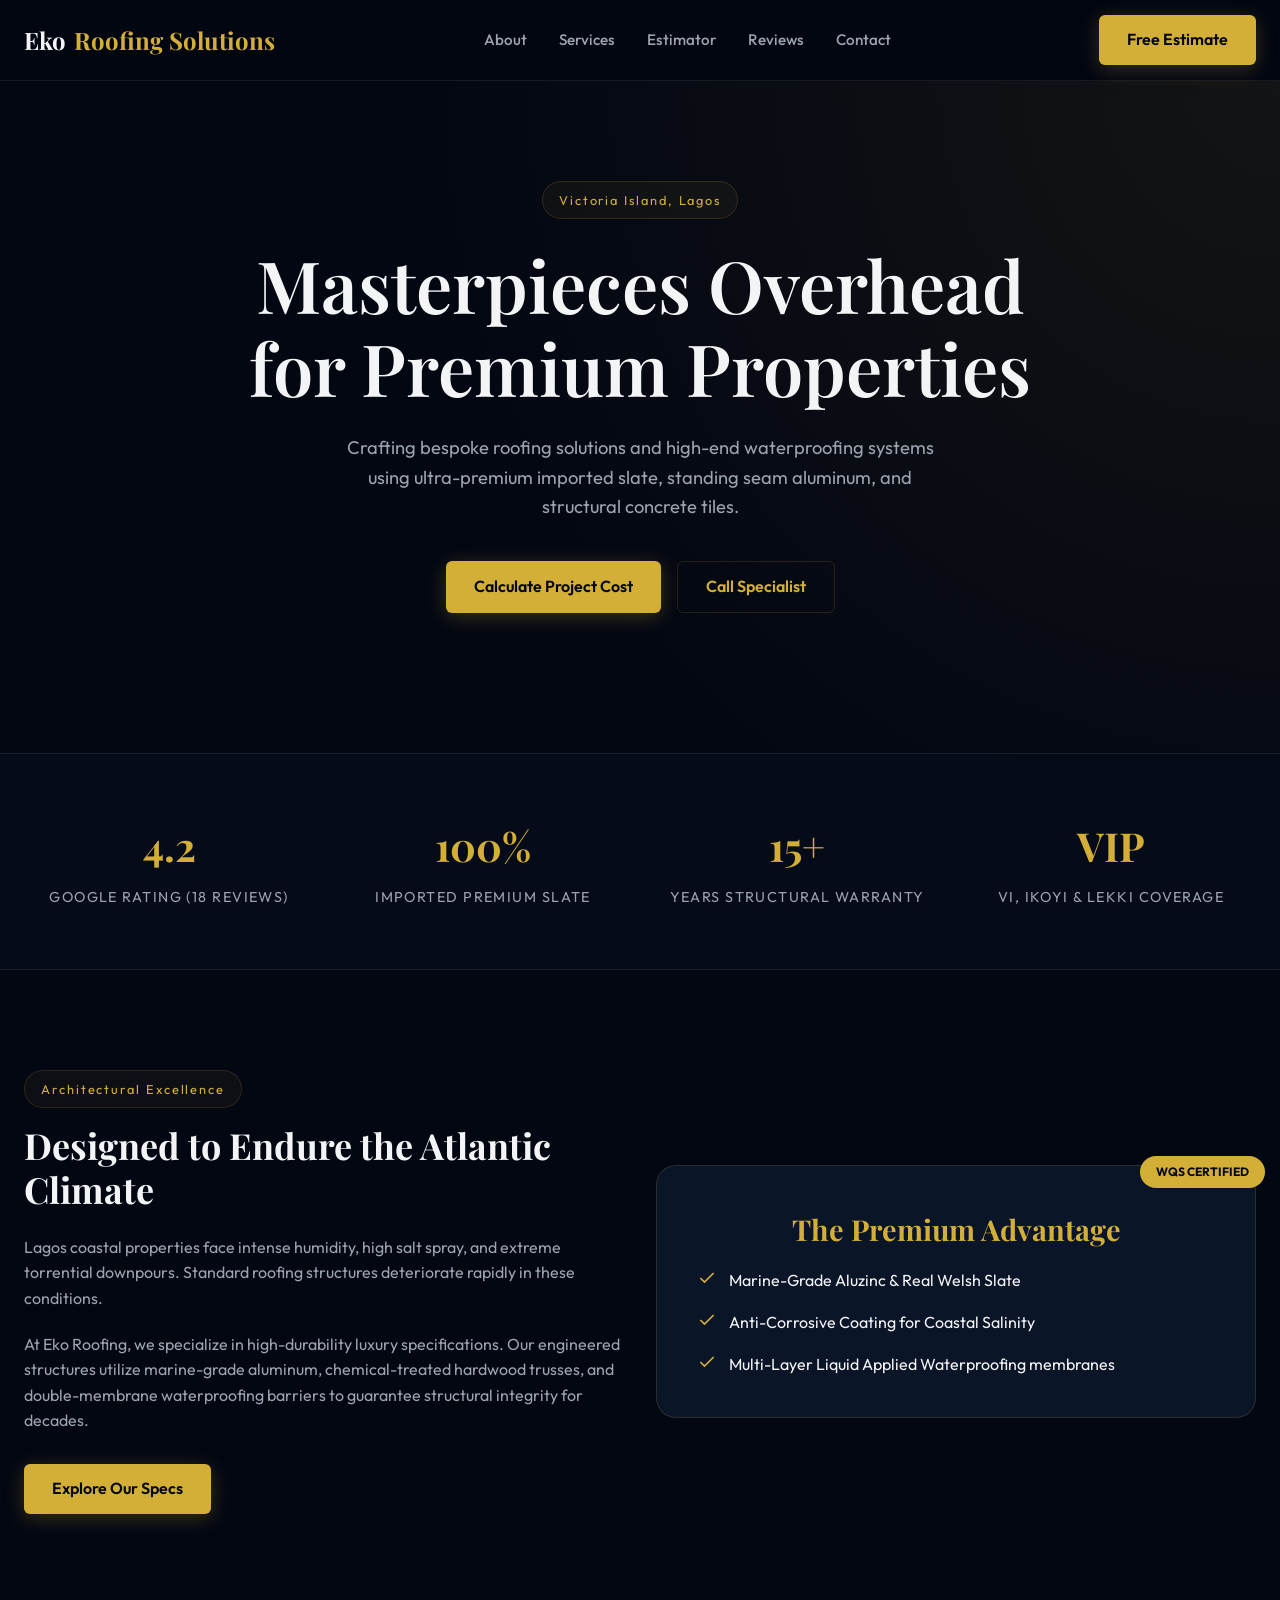
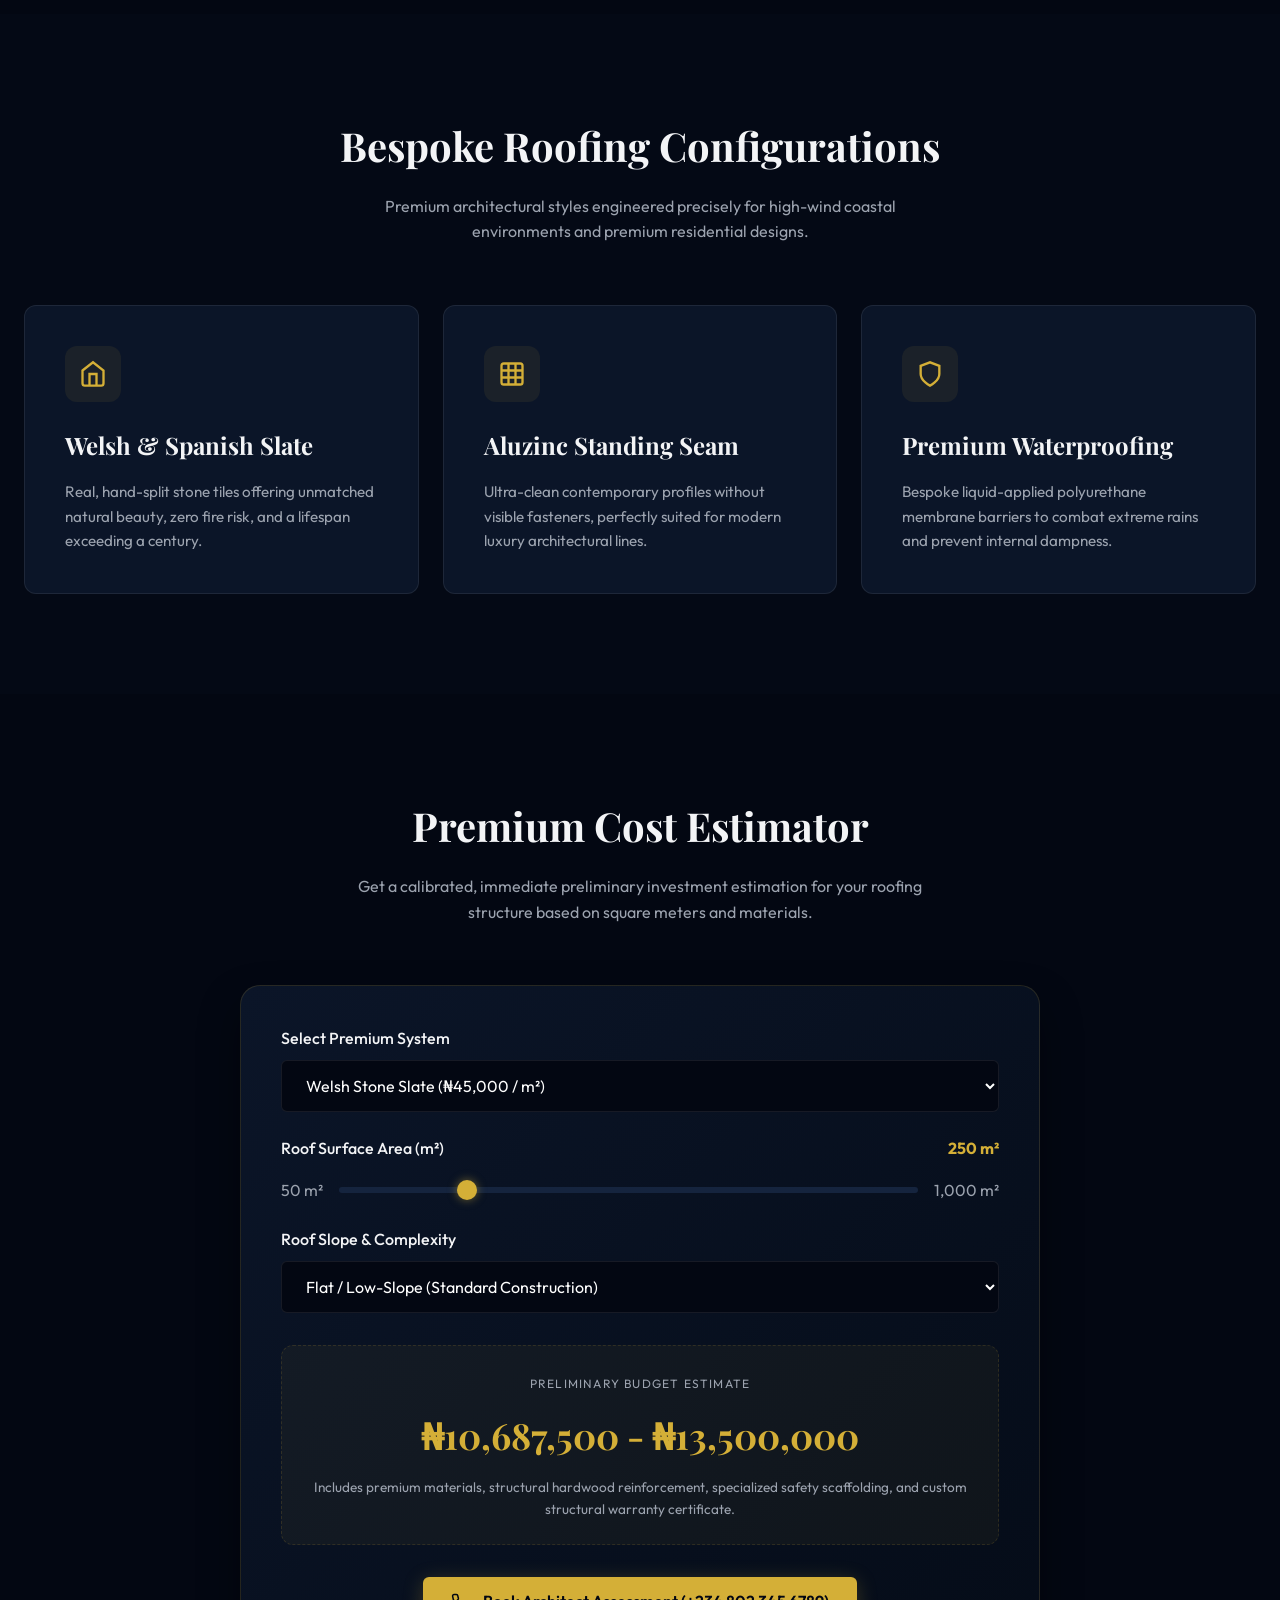
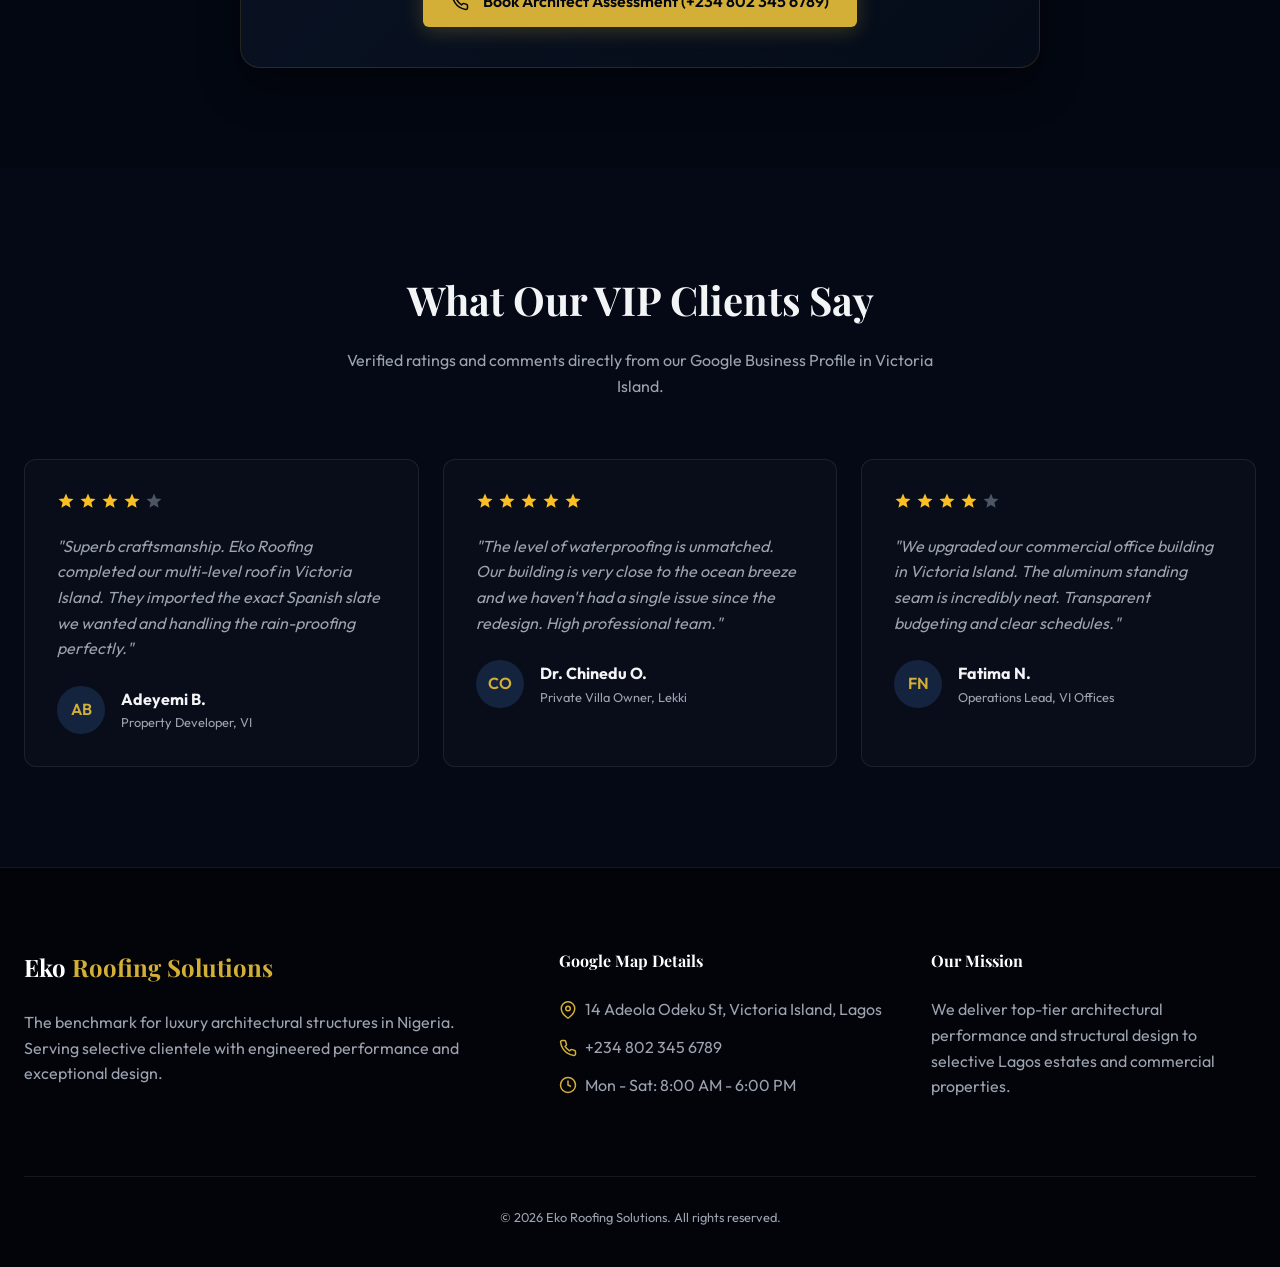
<file: eko-roofing/index.html>
<!DOCTYPE html>
<html lang="en">
<head>
  <meta charset="UTF-8">
  <meta name="viewport" content="width=device-width, initial-scale=1.0">
  <title>Eko Roofing Solutions | Ultra-Premium Roofing & Waterproofing</title>
  <meta name="description" content="Masterpieces Overhead. Experience the finest slate, concrete tile, and premium metal roofing tailored for luxury properties in Victoria Island, Ikoyi, and Lekki.">
  <link rel="stylesheet" href="shared.css">
  <link rel="stylesheet" href="eko.css">
</head>
<body class="eko-theme">

  <!-- Header -->
  <header class="eko-header">
    <div class="container eko-nav">
      <a href="#" class="eko-logo">
        Eko <span>Roofing Solutions</span>
      </a>
      <nav class="eko-menu">
        <a href="#about">About</a>
        <a href="#services">Services</a>
        <a href="#estimate">Estimator</a>
        <a href="#reviews">Reviews</a>
        <a href="#contact">Contact</a>
      </nav>
      <div>
        <a href="#estimate" class="eko-btn-primary">
          Free Estimate
        </a>
      </div>
    </div>
  </header>

  <!-- Hero Section -->
  <section class="eko-hero">
    <div class="container">
      <div class="eko-hero-content">
        <span class="eko-hero-badge">Victoria Island, Lagos</span>
        <h1>Masterpieces Overhead for Premium Properties</h1>
        <p>Crafting bespoke roofing solutions and high-end waterproofing systems using ultra-premium imported slate, standing seam aluminum, and structural concrete tiles.</p>
        <div class="eko-hero-actions">
          <a href="#estimate" class="eko-btn-primary">
            Calculate Project Cost
          </a>
          <a href="#contact" class="eko-btn-outline">
            Call Specialist
          </a>
        </div>
      </div>
    </div>
  </section>

  <!-- Stats Grid -->
  <section class="eko-stats">
    <div class="container">
      <div class="eko-stat-grid">
        <div class="eko-stat-card">
          <h3>4.2</h3>
          <p>Google Rating (18 Reviews)</p>
        </div>
        <div class="eko-stat-card">
          <h3>100%</h3>
          <p>Imported Premium Slate</p>
        </div>
        <div class="eko-stat-card">
          <h3>15+</h3>
          <p>Years Structural Warranty</p>
        </div>
        <div class="eko-stat-card">
          <h3>VIP</h3>
          <p>VI, Ikoyi & Lekki Coverage</p>
        </div>
      </div>
    </div>
  </section>

  <!-- About Section -->
  <section id="about" class="eko-section">
    <div class="container">
      <div class="grid-cols-2" style="align-items: center;">
        <div>
          <span class="eko-hero-badge" style="margin-bottom: 16px;">Architectural Excellence</span>
          <h2 style="font-family: var(--font-serif); font-size: 2.25rem; margin-bottom: 24px; line-height: 1.2;">Designed to Endure the Atlantic Climate</h2>
          <p style="color: var(--color-eko-text-muted); margin-bottom: 20px;">Lagos coastal properties face intense humidity, high salt spray, and extreme torrential downpours. Standard roofing structures deteriorate rapidly in these conditions.</p>
          <p style="color: var(--color-eko-text-muted); margin-bottom: 30px;">At Eko Roofing, we specialize in high-durability luxury specifications. Our engineered structures utilize marine-grade aluminum, chemical-treated hardwood trusses, and double-membrane waterproofing barriers to guarantee structural integrity for decades.</p>
          <a href="#estimate" class="eko-btn-primary">Explore Our Specs</a>
        </div>
        <div style="background: var(--color-eko-surface); border: 1px solid var(--color-eko-border); border-radius: var(--radius-lg); padding: 40px; text-align: center; position: relative;">
          <div style="position: absolute; top: -10px; right: -10px; background: var(--color-eko-primary); color: #030712; padding: 6px 16px; border-radius: 99px; font-size: 0.75rem; font-weight: 700;">WQS CERTIFIED</div>
          <h3 style="font-family: var(--font-serif); font-size: 1.8rem; margin-bottom: 16px; color: var(--color-eko-primary);">The Premium Advantage</h3>
          <ul style="text-align: left; list-style: none; display: flex; flex-direction: column; gap: 16px;">
            <li style="display: flex; gap: 12px; align-items: flex-start;">
              <svg width="20" height="20" viewBox="0 0 24 24" fill="none" stroke="currentColor" stroke-width="2" style="color: var(--color-eko-primary); flex-shrink: 0;"><polyline points="20 6 9 17 4 12"/></svg>
              <span>Marine-Grade Aluzinc & Real Welsh Slate</span>
            </li>
            <li style="display: flex; gap: 12px; align-items: flex-start;">
              <svg width="20" height="20" viewBox="0 0 24 24" fill="none" stroke="currentColor" stroke-width="2" style="color: var(--color-eko-primary); flex-shrink: 0;"><polyline points="20 6 9 17 4 12"/></svg>
              <span>Anti-Corrosive Coating for Coastal Salinity</span>
            </li>
            <li style="display: flex; gap: 12px; align-items: flex-start;">
              <svg width="20" height="20" viewBox="0 0 24 24" fill="none" stroke="currentColor" stroke-width="2" style="color: var(--color-eko-primary); flex-shrink: 0;"><polyline points="20 6 9 17 4 12"/></svg>
              <span>Multi-Layer Liquid Applied Waterproofing membranes</span>
            </li>
          </ul>
        </div>
      </div>
    </div>
  </section>

  <!-- Services Section -->
  <section id="services" class="eko-section" style="background: rgba(11,21,40,0.15);">
    <div class="container">
      <div class="eko-section-title">
        <h2>Bespoke Roofing Configurations</h2>
        <p>Premium architectural styles engineered precisely for high-wind coastal environments and premium residential designs.</p>
      </div>
      <div class="grid-cols-3">
        <div class="eko-service-card">
          <div class="eko-service-icon flex-center">
            <svg width="28" height="28" viewBox="0 0 24 24" fill="none" stroke="currentColor" stroke-width="2"><path d="M3 9l9-7 9 7v11a2 2 0 0 1-2 2H5a2 2 0 0 1-2-2z"/><polyline points="9 22 9 12 15 12 15 22"/></svg>
          </div>
          <h3>Welsh & Spanish Slate</h3>
          <p>Real, hand-split stone tiles offering unmatched natural beauty, zero fire risk, and a lifespan exceeding a century.</p>
        </div>
        <div class="eko-service-card">
          <div class="eko-service-icon flex-center">
            <svg width="28" height="28" viewBox="0 0 24 24" fill="none" stroke="currentColor" stroke-width="2"><rect x="3" y="3" width="18" height="18" rx="2"/><path d="M9 3v18M15 3v18M3 9h18M3 15h18"/></svg>
          </div>
          <h3>Aluzinc Standing Seam</h3>
          <p>Ultra-clean contemporary profiles without visible fasteners, perfectly suited for modern luxury architectural lines.</p>
        </div>
        <div class="eko-service-card">
          <div class="eko-service-icon flex-center">
            <svg width="28" height="28" viewBox="0 0 24 24" fill="none" stroke="currentColor" stroke-width="2"><path d="M12 22s8-4 8-10V5l-8-3-8 3v7c0 6 8 10 8 10z"/></svg>
          </div>
          <h3>Premium Waterproofing</h3>
          <p>Bespoke liquid-applied polyurethane membrane barriers to combat extreme rains and prevent internal dampness.</p>
        </div>
      </div>
    </div>
  </section>

  <!-- Interactive Project Cost Estimator -->
  <section id="estimate" class="eko-section">
    <div class="container">
      <div class="eko-section-title">
        <h2>Premium Cost Estimator</h2>
        <p>Get a calibrated, immediate preliminary investment estimation for your roofing structure based on square meters and materials.</p>
      </div>

      <div class="eko-estimator-box">
        <div class="eko-form-group">
          <label for="material-select">Select Premium System</label>
          <select id="material-select" class="eko-select">
            <option value="slate" data-price="45000">Welsh Stone Slate (₦45,000 / m²)</option>
            <option value="standing-seam" data-price="35000">Standing Seam Aluzinc (₦35,000 / m²)</option>
            <option value="concrete" data-price="28000">Architectural Concrete Tile (₦28,000 / m²)</option>
            <option value="waterproofing" data-price="18000">Liquid Membrane Waterproofing (₦18,000 / m²)</option>
          </select>
        </div>

        <div class="eko-form-group">
          <div style="display: flex; justify-content: space-between; margin-bottom: 8px;">
            <label>Roof Surface Area (m²)</label>
            <span style="font-weight: 700; color: var(--color-eko-primary);" id="area-val">250 m²</span>
          </div>
          <div class="eko-slider-container">
            <span style="color: var(--color-eko-text-muted);">50 m²</span>
            <input type="range" id="area-slider" class="eko-slider" min="50" max="1000" value="250">
            <span style="color: var(--color-eko-text-muted);">1,000 m²</span>
          </div>
        </div>

        <div class="eko-form-group">
          <label for="slope-select">Roof Slope & Complexity</label>
          <select id="slope-select" class="eko-select">
            <option value="1.0">Flat / Low-Slope (Standard Construction)</option>
            <option value="1.15">Medium Pitch (Gable / Hip Construction)</option>
            <option value="1.3">High Pitch / Complex Curves (Custom Structural Woodwork)</option>
          </select>
        </div>

        <div class="eko-est-result">
          <span style="text-transform: uppercase; font-size: 0.75rem; letter-spacing: 0.1em; color: var(--color-eko-text-muted);">Preliminary Budget Estimate</span>
          <div class="eko-est-price" id="estimate-output">₦8,750,000 - ₦11,375,000</div>
          <p style="font-size: 0.85rem; color: var(--color-eko-text-muted);">Includes premium materials, structural hardwood reinforcement, specialized safety scaffolding, and custom structural warranty certificate.</p>
        </div>

        <div style="text-align: center; margin-top: 32px;">
          <a href="tel:+2348023456789" class="eko-btn-primary">
            <svg width="18" height="18" viewBox="0 0 24 24" fill="none" stroke="currentColor" stroke-width="2" style="margin-right: 6px;"><path d="M22 16.92v3a2 2 0 0 1-2.18 2 19.79 19.79 0 0 1-8.63-3.07 19.5 19.5 0 0 1-6-6 19.79 19.79 0 0 1-3.07-8.67A2 2 0 0 1 4.11 2h3a2 2 0 0 1 2 1.72 12.84 12.84 0 0 0 .7 2.81 2 2 0 0 1-.45 2.11L8.09 9.91a16 16 0 0 0 6 6l1.27-1.27a2 2 0 0 1 2.11-.45 12.84 12.84 0 0 0 2.81.7A2 2 0 0 1 22 16.92z"/></svg>
            Book Architect Assessment (+234 802 345 6789)
          </a>
        </div>
      </div>
    </div>
  </section>

  <!-- Reviews Section -->
  <section id="reviews" class="eko-section" style="background: rgba(11,21,40,0.15);">
    <div class="container">
      <div class="eko-section-title">
        <h2>What Our VIP Clients Say</h2>
        <p>Verified ratings and comments directly from our Google Business Profile in Victoria Island.</p>
      </div>

      <div class="grid-cols-3">
        <div class="eko-testimonial-card">
          <div class="star-rating">
            <svg viewBox="0 0 24 24"><path d="M12 17.27L18.18 21l-1.64-7.03L22 9.24l-7.19-.61L12 2 9.19 8.63 2 9.24l5.46 4.73L5.82 21z"/></svg>
            <svg viewBox="0 0 24 24"><path d="M12 17.27L18.18 21l-1.64-7.03L22 9.24l-7.19-.61L12 2 9.19 8.63 2 9.24l5.46 4.73L5.82 21z"/></svg>
            <svg viewBox="0 0 24 24"><path d="M12 17.27L18.18 21l-1.64-7.03L22 9.24l-7.19-.61L12 2 9.19 8.63 2 9.24l5.46 4.73L5.82 21z"/></svg>
            <svg viewBox="0 0 24 24"><path d="M12 17.27L18.18 21l-1.64-7.03L22 9.24l-7.19-.61L12 2 9.19 8.63 2 9.24l5.46 4.73L5.82 21z"/></svg>
            <svg viewBox="0 0 24 24" style="color: #4b5563;"><path d="M12 17.27L18.18 21l-1.64-7.03L22 9.24l-7.19-.61L12 2 9.19 8.63 2 9.24l5.46 4.73L5.82 21z"/></svg>
          </div>
          <p style="margin-top: 16px; font-style: italic; color: var(--color-eko-text-muted);">"Superb craftsmanship. Eko Roofing completed our multi-level roof in Victoria Island. They imported the exact Spanish slate we wanted and handling the rain-proofing perfectly."</p>
          <div class="eko-reviewer">
            <div class="eko-avatar flex-center">AB</div>
            <div class="eko-reviewer-info">
              <h4>Adeyemi B.</h4>
              <p>Property Developer, VI</p>
            </div>
          </div>
        </div>

        <div class="eko-testimonial-card">
          <div class="star-rating">
            <svg viewBox="0 0 24 24"><path d="M12 17.27L18.18 21l-1.64-7.03L22 9.24l-7.19-.61L12 2 9.19 8.63 2 9.24l5.46 4.73L5.82 21z"/></svg>
            <svg viewBox="0 0 24 24"><path d="M12 17.27L18.18 21l-1.64-7.03L22 9.24l-7.19-.61L12 2 9.19 8.63 2 9.24l5.46 4.73L5.82 21z"/></svg>
            <svg viewBox="0 0 24 24"><path d="M12 17.27L18.18 21l-1.64-7.03L22 9.24l-7.19-.61L12 2 9.19 8.63 2 9.24l5.46 4.73L5.82 21z"/></svg>
            <svg viewBox="0 0 24 24"><path d="M12 17.27L18.18 21l-1.64-7.03L22 9.24l-7.19-.61L12 2 9.19 8.63 2 9.24l5.46 4.73L5.82 21z"/></svg>
            <svg viewBox="0 0 24 24"><path d="M12 17.27L18.18 21l-1.64-7.03L22 9.24l-7.19-.61L12 2 9.19 8.63 2 9.24l5.46 4.73L5.82 21z"/></svg>
          </div>
          <p style="margin-top: 16px; font-style: italic; color: var(--color-eko-text-muted);">"The level of waterproofing is unmatched. Our building is very close to the ocean breeze and we haven't had a single issue since the redesign. High professional team."</p>
          <div class="eko-reviewer">
            <div class="eko-avatar flex-center">CO</div>
            <div class="eko-reviewer-info">
              <h4>Dr. Chinedu O.</h4>
              <p>Private Villa Owner, Lekki</p>
            </div>
          </div>
        </div>

        <div class="eko-testimonial-card">
          <div class="star-rating">
            <svg viewBox="0 0 24 24"><path d="M12 17.27L18.18 21l-1.64-7.03L22 9.24l-7.19-.61L12 2 9.19 8.63 2 9.24l5.46 4.73L5.82 21z"/></svg>
            <svg viewBox="0 0 24 24"><path d="M12 17.27L18.18 21l-1.64-7.03L22 9.24l-7.19-.61L12 2 9.19 8.63 2 9.24l5.46 4.73L5.82 21z"/></svg>
            <svg viewBox="0 0 24 24"><path d="M12 17.27L18.18 21l-1.64-7.03L22 9.24l-7.19-.61L12 2 9.19 8.63 2 9.24l5.46 4.73L5.82 21z"/></svg>
            <svg viewBox="0 0 24 24"><path d="M12 17.27L18.18 21l-1.64-7.03L22 9.24l-7.19-.61L12 2 9.19 8.63 2 9.24l5.46 4.73L5.82 21z"/></svg>
            <svg viewBox="0 0 24 24" style="color: #4b5563;"><path d="M12 17.27L18.18 21l-1.64-7.03L22 9.24l-7.19-.61L12 2 9.19 8.63 2 9.24l5.46 4.73L5.82 21z"/></svg>
          </div>
          <p style="margin-top: 16px; font-style: italic; color: var(--color-eko-text-muted);">"We upgraded our commercial office building in Victoria Island. The aluminum standing seam is incredibly neat. Transparent budgeting and clear schedules."</p>
          <div class="eko-reviewer">
            <div class="eko-avatar flex-center">FN</div>
            <div class="eko-reviewer-info">
              <h4>Fatima N.</h4>
              <p>Operations Lead, VI Offices</p>
            </div>
          </div>
        </div>
      </div>
    </div>
  </section>

  <!-- Contact & Footer -->
  <footer id="contact" class="eko-footer">
    <div class="container">
      <div class="eko-footer-grid">
        <div>
          <h4 style="font-size: 1.5rem; font-weight: 700;">Eko <span style="color: var(--color-eko-primary)">Roofing Solutions</span></h4>
          <p style="margin-top: 16px;">The benchmark for luxury architectural structures in Nigeria. Serving selective clientele with engineered performance and exceptional design.</p>
        </div>

        <div class="eko-footer-info">
          <h4>Google Map Details</h4>
          <p>
            <svg viewBox="0 0 24 24" fill="none" stroke="currentColor" stroke-width="2"><path d="M21 10c0 7-9 13-9 13s-9-6-9-13a9 9 0 0 1 18 0z"/><circle cx="12" cy="10" r="3"/></svg>
            <span>14 Adeola Odeku St, Victoria Island, Lagos</span>
          </p>
          <p>
            <svg viewBox="0 0 24 24" fill="none" stroke="currentColor" stroke-width="2"><path d="M22 16.92v3a2 2 0 0 1-2.18 2 19.79 19.79 0 0 1-8.63-3.07 19.5 19.5 0 0 1-6-6 19.79 19.79 0 0 1-3.07-8.67A2 2 0 0 1 4.11 2h3a2 2 0 0 1 2 1.72 12.84 12.84 0 0 0 .7 2.81 2 2 0 0 1-.45 2.11L8.09 9.91a16 16 0 0 0 6 6l1.27-1.27a2 2 0 0 1 2.11-.45 12.84 12.84 0 0 0 2.81.7A2 2 0 0 1 22 16.92z"/></svg>
            <span>+234 802 345 6789</span>
          </p>
          <p>
            <svg viewBox="0 0 24 24" fill="none" stroke="currentColor" stroke-width="2"><circle cx="12" cy="12" r="10"/><polyline points="12 6 12 12 16 14"/></svg>
            <span>Mon - Sat: 8:00 AM - 6:00 PM</span>
          </p>
        </div>

        <div>
          <h4>Our Mission</h4>
          <p style="margin-bottom: 16px;">We deliver top-tier architectural performance and structural design to selective Lagos estates and commercial properties.</p>
        </div>
      </div>

      <div style="border-top: 1px solid var(--color-eko-border-light); padding-top: 30px; text-align: center; font-size: 0.8rem;">
        <p>&copy; 2026 Eko Roofing Solutions. All rights reserved.</p>
      </div>
    </div>
  </footer>

  <script>
    // Premium Pricing Calculator Interactivity
    const materialSelect = document.getElementById('material-select');
    const areaSlider = document.getElementById('area-slider');
    const slopeSelect = document.getElementById('slope-select');
    
    const areaValText = document.getElementById('area-val');
    const estimateOutput = document.getElementById('estimate-output');

    function calculateEstimate() {
      const selectedOption = materialSelect.options[materialSelect.selectedIndex];
      const basePrice = parseFloat(selectedOption.getAttribute('data-price'));
      const area = parseInt(areaSlider.value);
      const complexityMultiplier = parseFloat(slopeSelect.value);
      
      areaValText.innerText = `${area} m²`;

      // Cost Calculation
      const baseCost = basePrice * area * complexityMultiplier;
      const lowerRange = Math.round(baseCost * 0.95);
      const upperRange = Math.round(baseCost * 1.2);

      // Formatting currency values nicely in Naira format
      const formattedLower = new Intl.NumberFormat('en-NG', { style: 'currency', currency: 'NGN', maximumFractionDigits: 0 }).format(lowerRange);
      const formattedUpper = new Intl.NumberFormat('en-NG', { style: 'currency', currency: 'NGN', maximumFractionDigits: 0 }).format(upperRange);

      estimateOutput.innerText = `${formattedLower} - ${formattedUpper}`;
    }

    materialSelect.addEventListener('change', calculateEstimate);
    areaSlider.addEventListener('input', calculateEstimate);
    slopeSelect.addEventListener('change', calculateEstimate);

    // Initial load estimation
    calculateEstimate();
  </script>
</body>
</html>
</file>
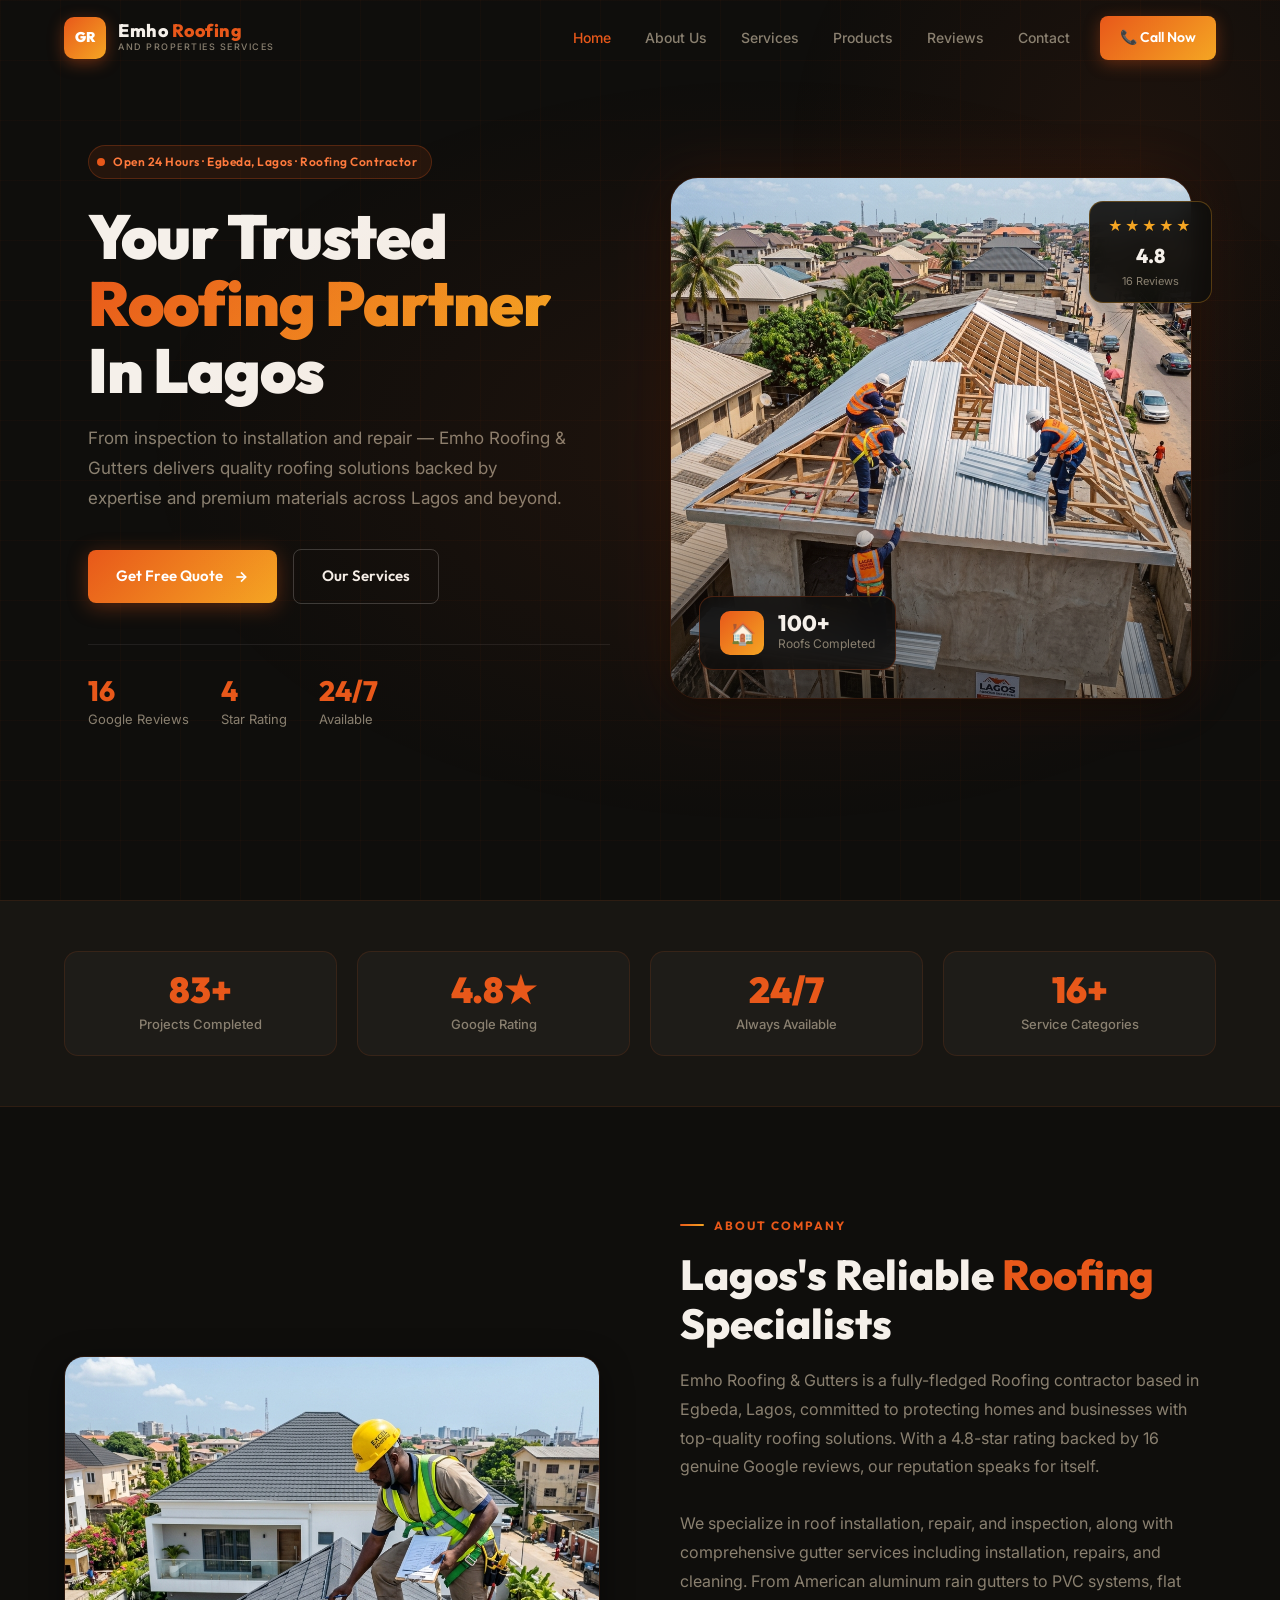
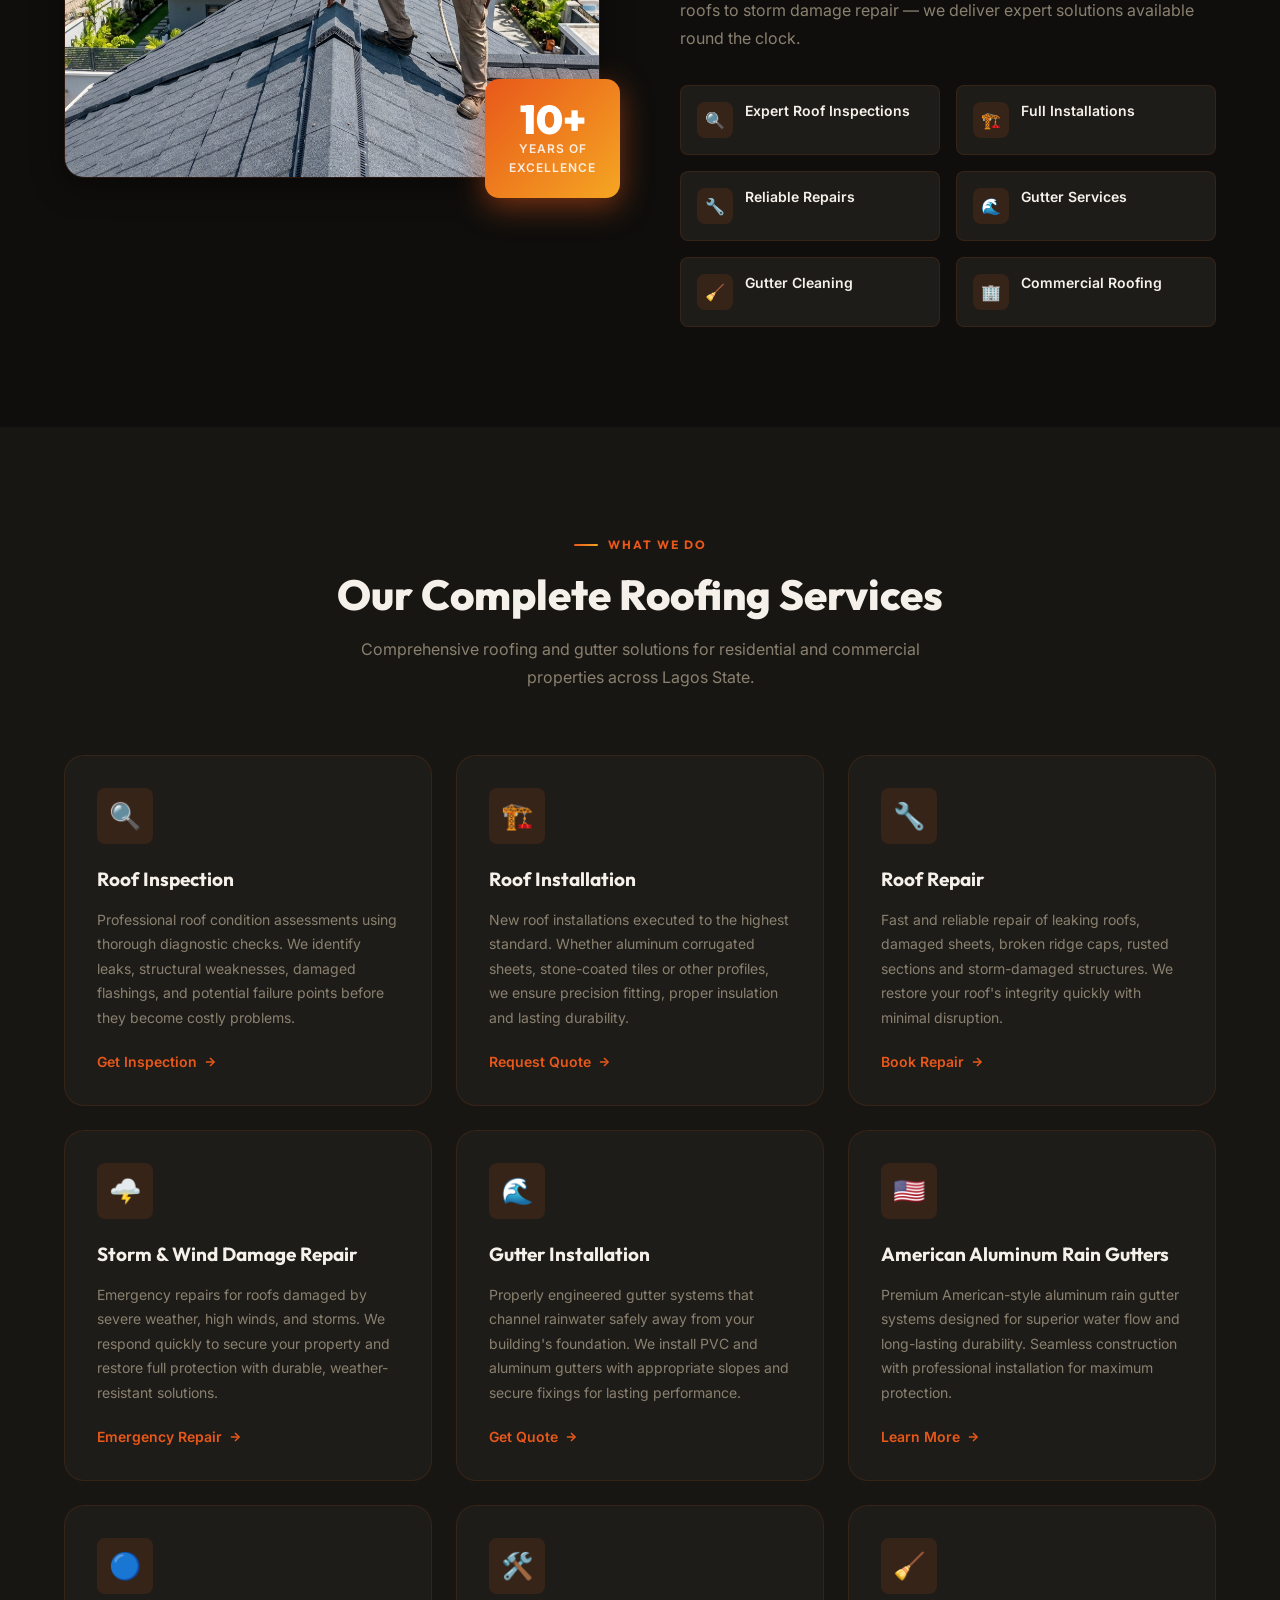
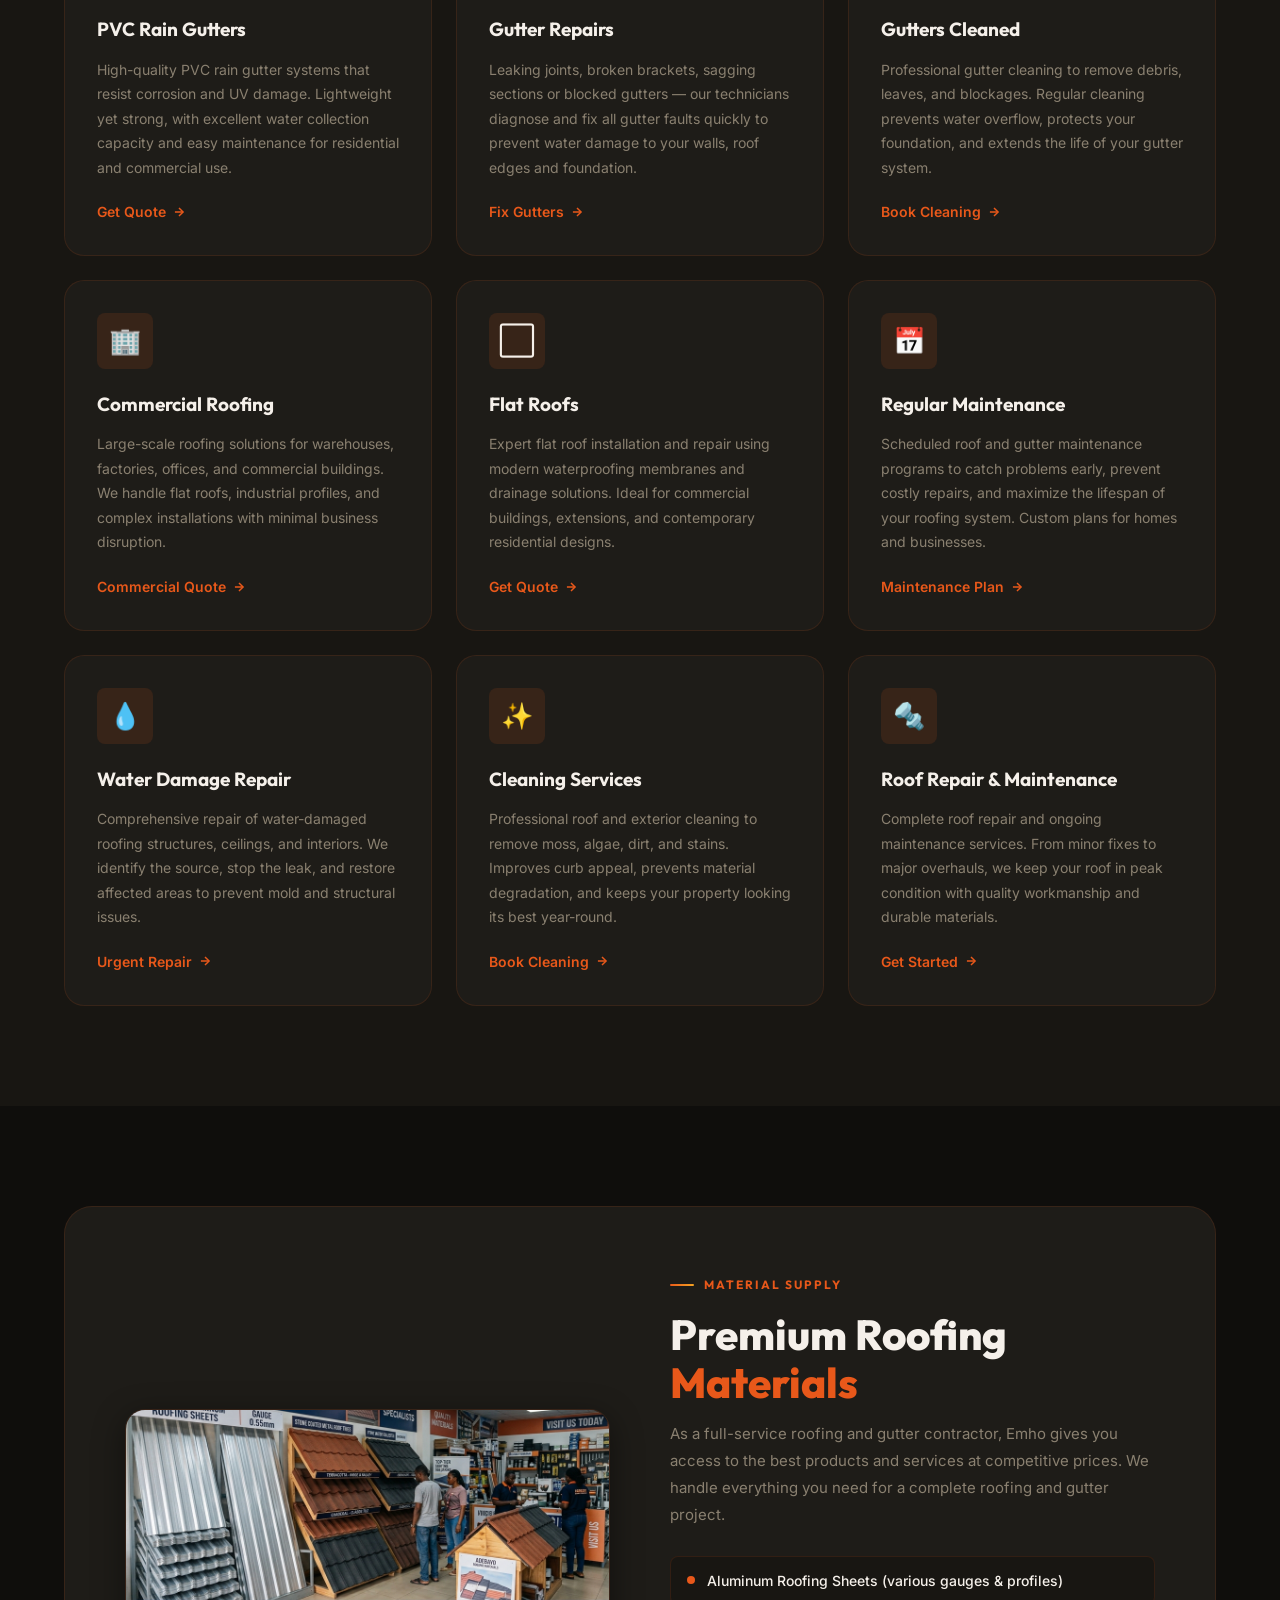
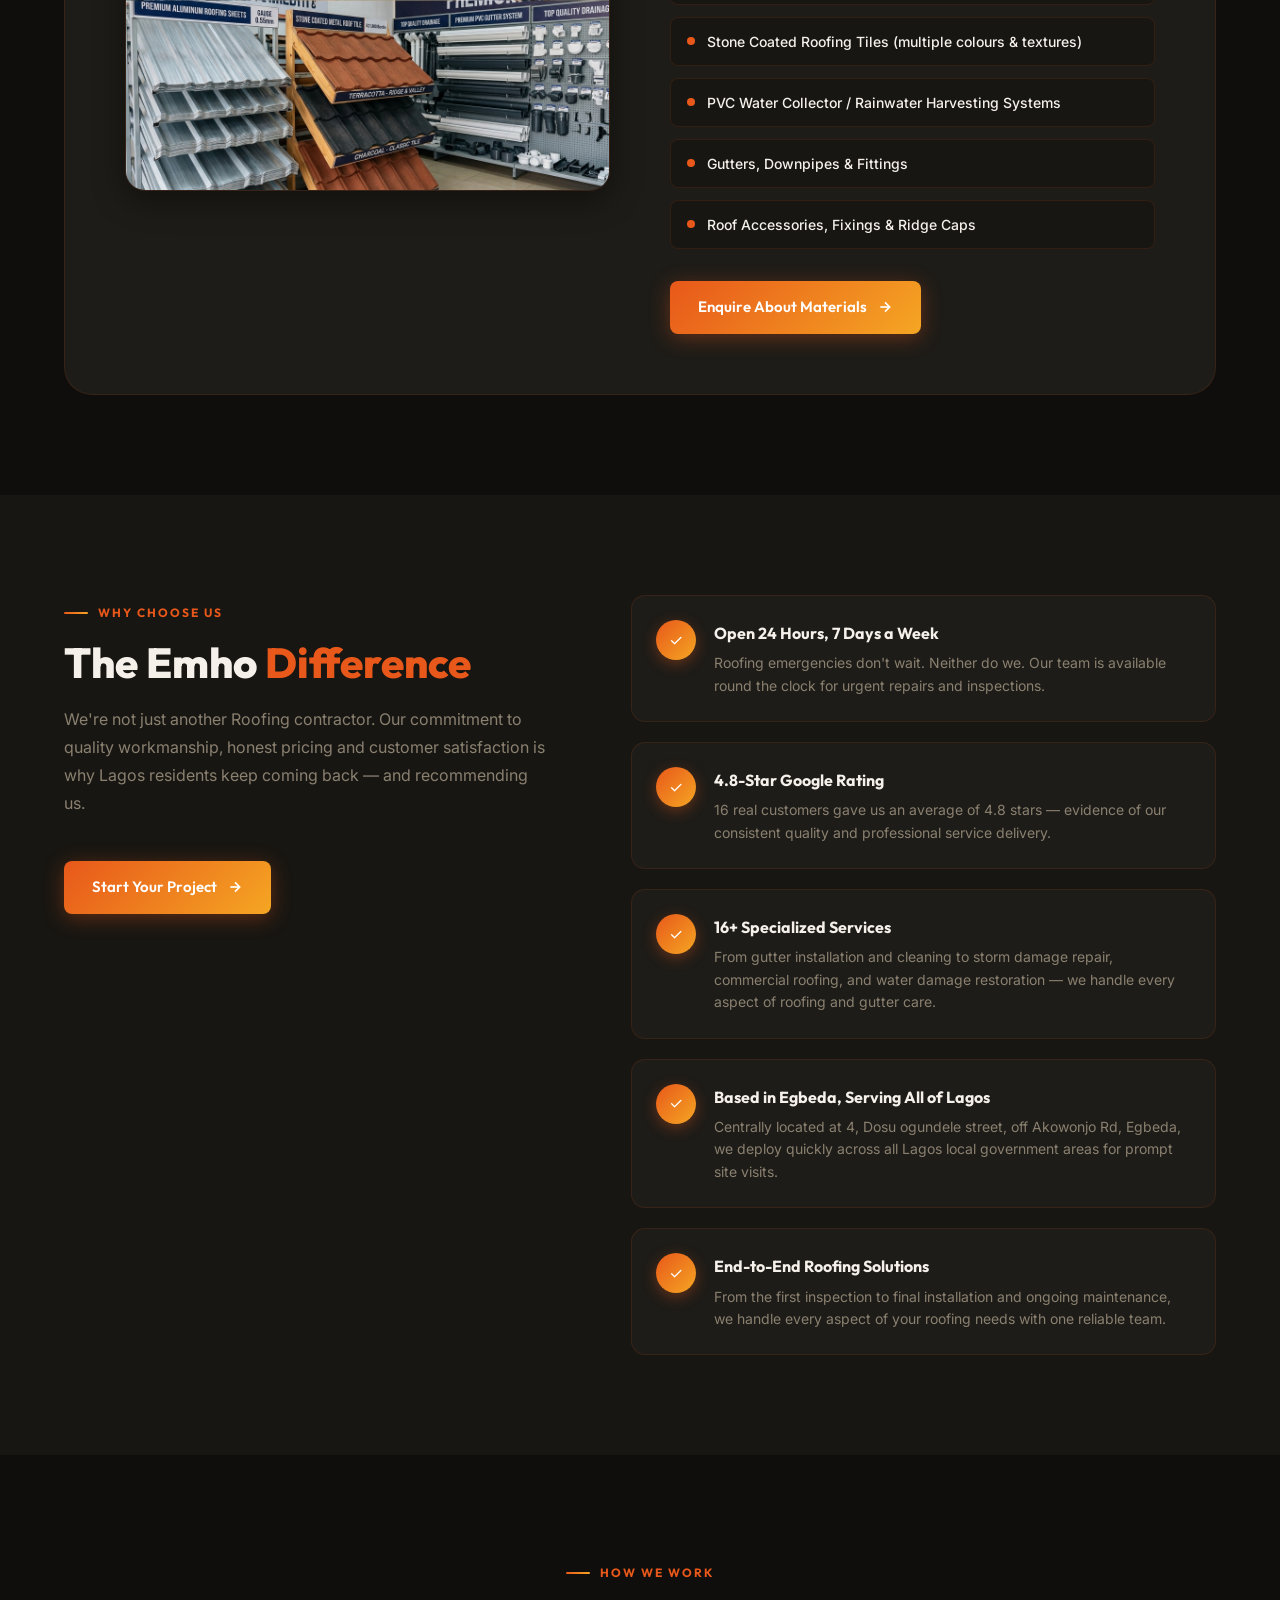
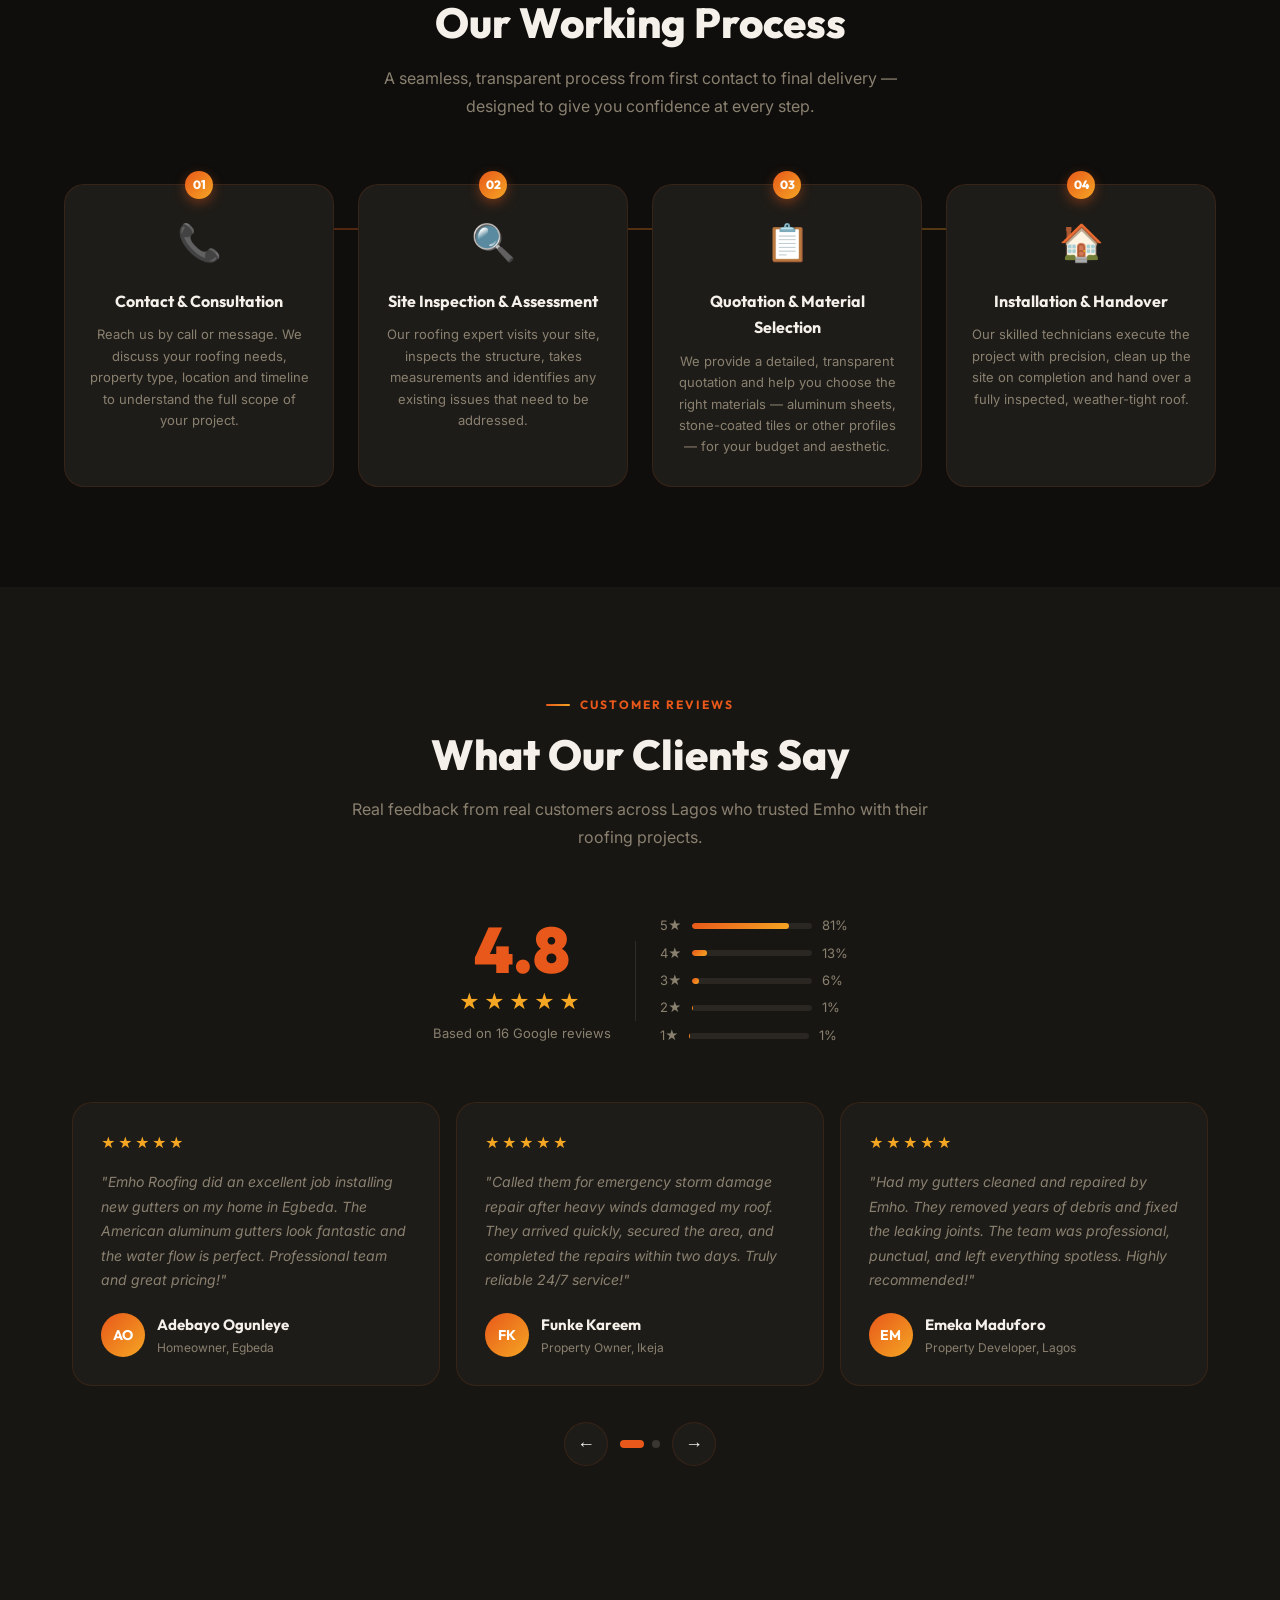
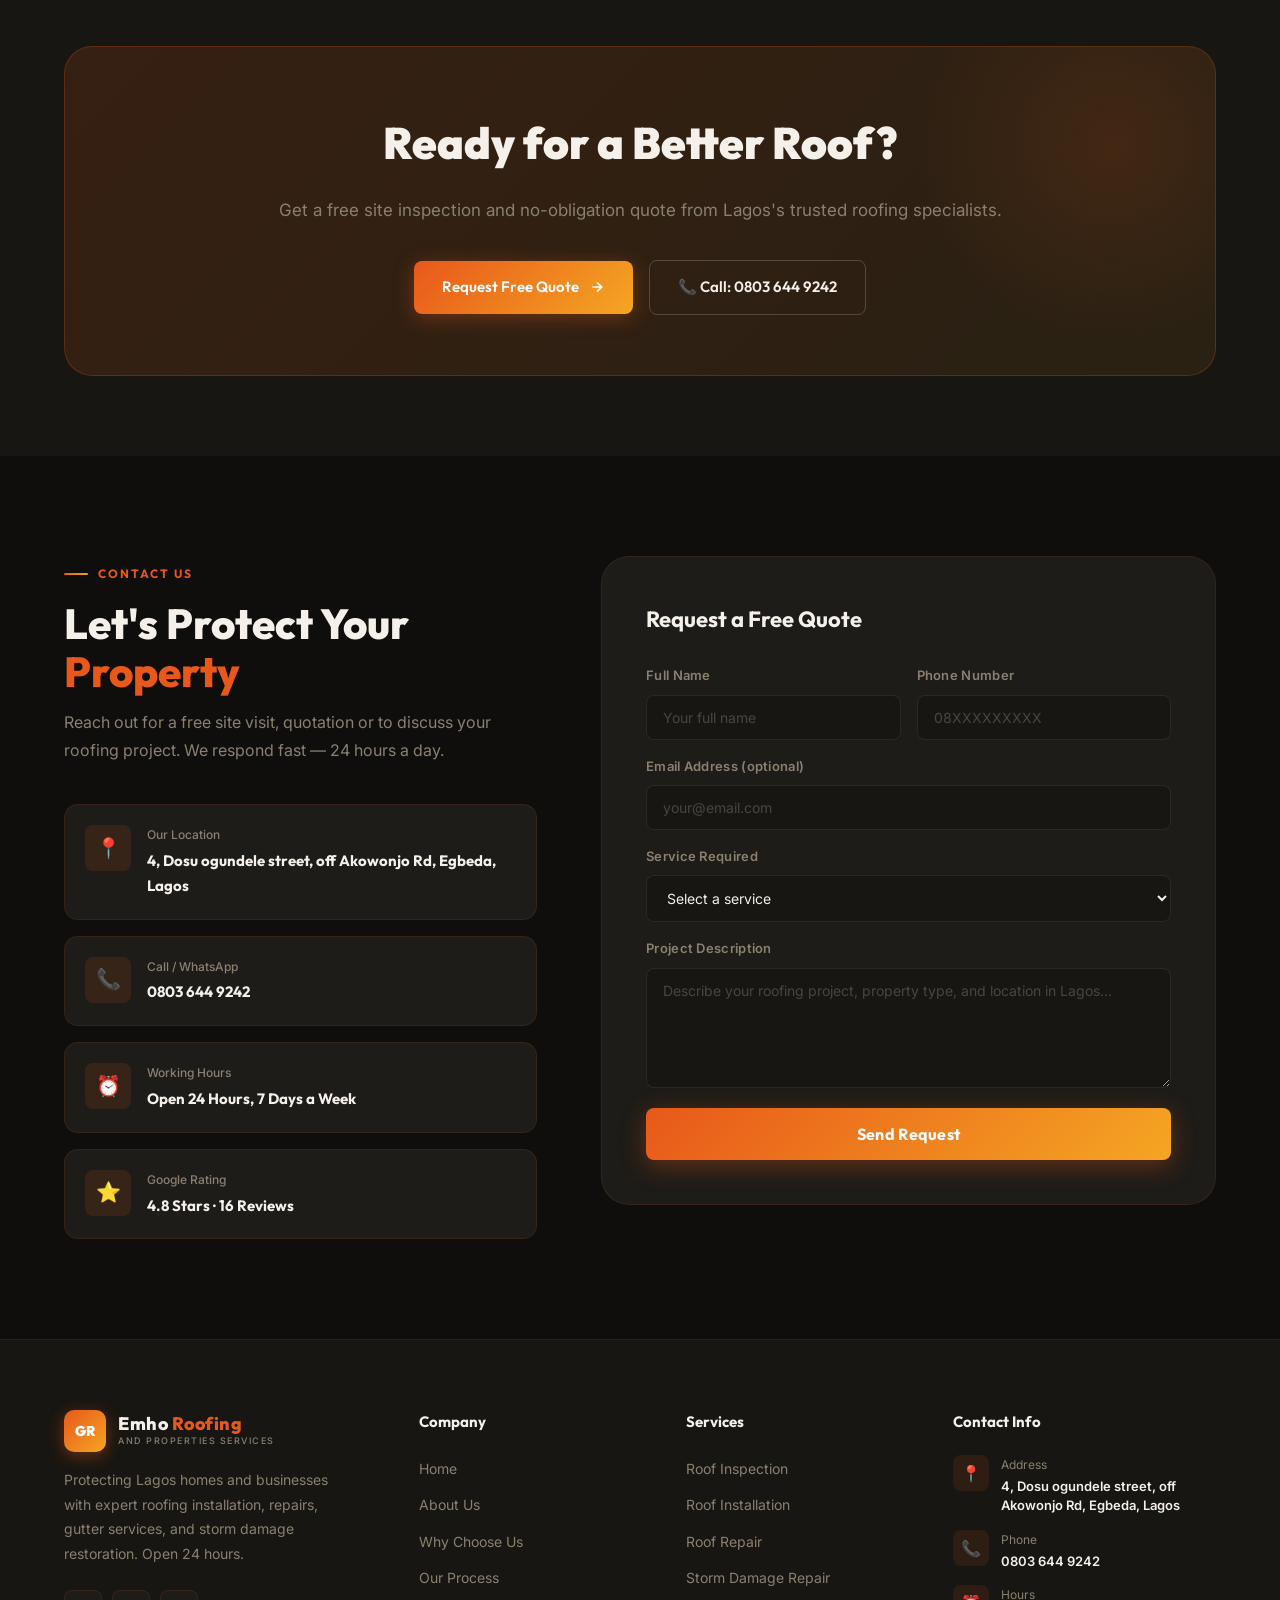
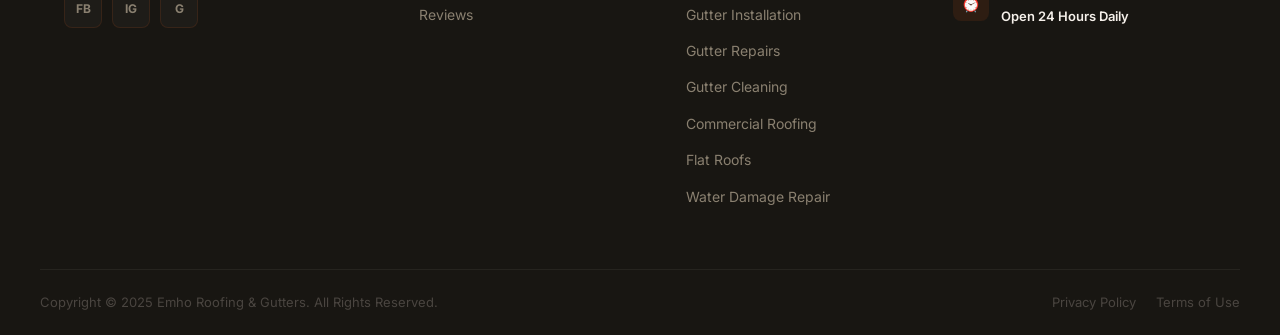
<file: emho-roofing/index.html>
<!DOCTYPE html>
<html lang="en">

<head>
    <meta charset="UTF-8">
    <meta name="viewport" content="width=device-width, initial-scale=1.0">
    <title>Emho Roofing & Gutters – Expert Roofing in Lagos</title>
    <meta name="description"
        content="Emho Roofing & Gutters offers roof inspection, installation, repair, gutter installation, gutter repairs and supply of aluminum roofing sheets, stone-coated tiles and PVC water collectors in Egbeda, Lagos.">

    <!-- Open Graph -->
    <meta property="og:type" content="website">
    <meta property="og:title" content="Emho Roofing & Gutters – Expert Roofing in Lagos">
    <meta property="og:description"
        content="Roof inspection, installation, repair, gutter services, storm damage repair and commercial roofing in Egbeda, Lagos. Open 24 hours. Call 0803 644 9242.">
    <meta property="og:url" content="https://ghaph-roofing.com/">

    <!-- Stylesheet -->
    <link rel="stylesheet" href="style.css">
    <base target="_blank">
</head>

<body>

    <!-- Background Effects -->
    <div class="bg-glow"></div>
    <div class="bg-grid"></div>

    <!-- ── HEADER ── -->
    <header id="header">
        <div class="container nav-container">
            <a href="#" class="logo">
                <div class="logo-icon">GR</div>
                <div>
                    <div class="logo-text">Emho <span>Roofing</span></div>
                    <div class="logo-sub">And Properties Services</div>
                </div>
            </a>

            <nav class="nav-menu" id="nav-menu">
                <a href="#hero" class="nav-link">Home</a>
                <a href="#about" class="nav-link">About Us</a>
                <a href="#services" class="nav-link">Services</a>
                <a href="#products" class="nav-link">Products</a>
                <a href="#reviews" class="nav-link">Reviews</a>
                <a href="#contact" class="nav-link">Contact</a>
                <a href="tel:08036449242" class="nav-btn">
                    📞 Call Now
                </a>
            </nav>

            <button class="burger" id="burger" aria-label="Toggle menu">
                <span></span><span></span><span></span>
            </button>
        </div>
    </header>

    <!-- ── HERO ── -->
    <section class="hero" id="hero">
        <div class="container hero-grid">
            <!-- Left -->
            <div class="hero-content">
                <div class="hero-badge">
                    <span class="dot"></span>
                    Open 24 Hours · Egbeda, Lagos · Roofing Contractor
                </div>
                <h1 class="hero-title">
                    Your Trusted<br>
                    <span class="highlight">Roofing Partner</span><br>
                    In Lagos
                </h1>
                <p class="hero-desc">
                    From inspection to installation and repair — Emho Roofing & Gutters delivers quality
                    roofing solutions backed by expertise and premium materials across Lagos and beyond.
                </p>
                <div class="hero-ctas">
                    <a href="#contact" class="btn-primary">
                        Get Free Quote
                        <svg width="16" height="16" viewBox="0 0 24 24" fill="none" stroke="currentColor"
                            stroke-width="2.5">
                            <line x1="5" y1="12" x2="19" y2="12" />
                            <polyline points="12 5 19 12 12 19" />
                        </svg>
                    </a>
                    <a href="#services" class="btn-secondary">Our Services</a>
                </div>
                <div class="hero-stats">
                    <div>
                        <div class="hero-stat-num" data-target="16">0</div>
                        <div class="hero-stat-lbl">Google Reviews</div>
                    </div>
                    <div>
                        <div class="hero-stat-num" data-target="4" data-decimal=".6">4.8</div>
                        <div class="hero-stat-lbl">Star Rating</div>
                    </div>
                    <div>
                        <div class="hero-stat-num">24/7</div>
                        <div class="hero-stat-lbl">Available</div>
                    </div>
                </div>
            </div>

            <!-- Right -->
            <div class="hero-visual">
                <div class="hero-image-wrap">
                    <img src="assets/ghaph_hero.png" alt="Emho Roofing & Gutters team installing roofing in Lagos">
                    <!-- Float badge -->
                    <div class="hero-float-badge">
                        <div class="badge-icon">🏠</div>
                        <div>
                            <div class="badge-num">100+</div>
                            <div class="badge-lbl">Roofs Completed</div>
                        </div>
                    </div>
                </div>
                <!-- Rating badge -->
                <div class="rating-badge">
                    <div class="stars">★★★★★</div>
                    <div class="rating-num">4.8</div>
                    <div class="rating-sub">16 Reviews</div>
                </div>
            </div>
        </div>
    </section>

    <!-- ── STATS BAR ── -->
    <section class="stats-bar">
        <div class="container stats-bar-grid">
            <div class="stat-item reveal">
                <div class="stat-num" data-target="100">0<span>+</span></div>
                <div class="stat-lbl">Projects Completed</div>
            </div>
            <div class="stat-item reveal">
                <div class="stat-num">4.8★</div>
                <div class="stat-lbl">Google Rating</div>
            </div>
            <div class="stat-item reveal">
                <div class="stat-num">24/7</div>
                <div class="stat-lbl">Always Available</div>
            </div>
            <div class="stat-item reveal">
                <div class="stat-num">16+</div>
                <div class="stat-lbl">Service Categories</div>
            </div>
        </div>
    </section>

    <!-- ── ABOUT ── -->
    <section class="about" id="about">
        <div class="container about-grid">
            <!-- Image Stack -->
            <div class="about-img-stack reveal">
                <div class="about-img-main">
                    <img src="assets/ghaph_inspection.png" alt="Emho Roofing & Gutters professional inspection">
                </div>
                <div class="about-experience-badge">
                    <div class="exp-num">10+</div>
                    <div class="exp-lbl">Years of<br>Excellence</div>
                </div>
            </div>

            <!-- Content -->
            <div class="about-content reveal">
                <span class="section-tag">About Company</span>
                <h2 class="section-title">
                    Lagos's Reliable <span>Roofing</span> Specialists
                </h2>
                <p>
                    Emho Roofing & Gutters is a fully-fledged Roofing contractor based in Egbeda, Lagos,
                    committed to protecting homes and businesses with top-quality roofing solutions. With a 4.8-star
                    rating backed by 16 genuine Google reviews, our reputation speaks for itself.
                </p>
                <p>
                    We specialize in roof installation, repair, and inspection, along with comprehensive gutter services
                    including installation, repairs, and cleaning. From American aluminum rain gutters to PVC systems,
                    flat roofs to storm damage repair — we deliver expert solutions available round the clock.
                </p>
                <div class="about-highlights">
                    <div class="highlight-item">
                        <div class="highlight-icon">🔍</div>
                        <div class="highlight-text">Expert Roof Inspections</div>
                    </div>
                    <div class="highlight-item">
                        <div class="highlight-icon">🏗️</div>
                        <div class="highlight-text">Full Installations</div>
                    </div>
                    <div class="highlight-item">
                        <div class="highlight-icon">🔧</div>
                        <div class="highlight-text">Reliable Repairs</div>
                    </div>
                    <div class="highlight-item">
                        <div class="highlight-icon">🌊</div>
                        <div class="highlight-text">Gutter Services</div>
                    </div>
                    <div class="highlight-item">
                        <div class="highlight-icon">🧹</div>
                        <div class="highlight-text">Gutter Cleaning</div>
                    </div>
                    <div class="highlight-item">
                        <div class="highlight-icon">🏢</div>
                        <div class="highlight-text">Commercial Roofing</div>
                    </div>
                </div>
            </div>
        </div>
    </section>

    <!-- ── SERVICES ── -->
    <section class="services" id="services">
        <div class="container">
            <div class="services-header">
                <span class="section-tag">What We Do</span>
                <h2 class="section-title">Our Complete Roofing Services</h2>
                <p class="section-desc">Comprehensive roofing and gutter solutions for residential and commercial
                    properties across Lagos State.</p>
            </div>
            <div class="services-grid" style="grid-template-columns: repeat(auto-fill, minmax(300px, 1fr));">
                <!-- Roof Inspection -->
                <div class="service-card reveal">
                    <div class="service-icon">🔍</div>
                    <h3>Roof Inspection</h3>
                    <p>Professional roof condition assessments using thorough diagnostic checks. We identify leaks,
                        structural weaknesses, damaged flashings, and potential failure points before they become costly
                        problems.</p>
                    <a href="#contact" class="service-link">
                        Get Inspection
                        <svg width="14" height="14" viewBox="0 0 24 24" fill="none" stroke="currentColor"
                            stroke-width="2.5">
                            <line x1="5" y1="12" x2="19" y2="12" />
                            <polyline points="12 5 19 12 12 19" />
                        </svg>
                    </a>
                </div>

                <!-- Roof Installation -->
                <div class="service-card reveal" style="transition-delay: 0.06s;">
                    <div class="service-icon">🏗️</div>
                    <h3>Roof Installation</h3>
                    <p>New roof installations executed to the highest standard. Whether aluminum corrugated sheets,
                        stone-coated tiles or other profiles, we ensure precision fitting, proper insulation and lasting
                        durability.</p>
                    <a href="#contact" class="service-link">
                        Request Quote
                        <svg width="14" height="14" viewBox="0 0 24 24" fill="none" stroke="currentColor"
                            stroke-width="2.5">
                            <line x1="5" y1="12" x2="19" y2="12" />
                            <polyline points="12 5 19 12 12 19" />
                        </svg>
                    </a>
                </div>

                <!-- Roof Repair -->
                <div class="service-card reveal" style="transition-delay: 0.12s;">
                    <div class="service-icon">🔧</div>
                    <h3>Roof Repair</h3>
                    <p>Fast and reliable repair of leaking roofs, damaged sheets, broken ridge caps, rusted sections and
                        storm-damaged structures. We restore your roof's integrity quickly with minimal disruption.</p>
                    <a href="#contact" class="service-link">
                        Book Repair
                        <svg width="14" height="14" viewBox="0 0 24 24" fill="none" stroke="currentColor"
                            stroke-width="2.5">
                            <line x1="5" y1="12" x2="19" y2="12" />
                            <polyline points="12 5 19 12 12 19" />
                        </svg>
                    </a>
                </div>

                <!-- Storm & Wind Damage Repair -->
                <div class="service-card reveal" style="transition-delay: 0.18s;">
                    <div class="service-icon">🌩️</div>
                    <h3>Storm & Wind Damage Repair</h3>
                    <p>Emergency repairs for roofs damaged by severe weather, high winds, and storms. We respond quickly
                        to secure your property and restore full protection with durable, weather-resistant solutions.
                    </p>
                    <a href="#contact" class="service-link">
                        Emergency Repair
                        <svg width="14" height="14" viewBox="0 0 24 24" fill="none" stroke="currentColor"
                            stroke-width="2.5">
                            <line x1="5" y1="12" x2="19" y2="12" />
                            <polyline points="12 5 19 12 12 19" />
                        </svg>
                    </a>
                </div>

                <!-- Gutter Installation -->
                <div class="service-card reveal" style="transition-delay: 0.24s;">
                    <div class="service-icon">🌊</div>
                    <h3>Gutter Installation</h3>
                    <p>Properly engineered gutter systems that channel rainwater safely away from your building's
                        foundation. We install PVC and aluminum gutters with appropriate slopes and secure fixings for
                        lasting performance.</p>
                    <a href="#contact" class="service-link">
                        Get Quote
                        <svg width="14" height="14" viewBox="0 0 24 24" fill="none" stroke="currentColor"
                            stroke-width="2.5">
                            <line x1="5" y1="12" x2="19" y2="12" />
                            <polyline points="12 5 19 12 12 19" />
                        </svg>
                    </a>
                </div>

                <!-- American Aluminum Rain Gutters -->
                <div class="service-card reveal" style="transition-delay: 0.30s;">
                    <div class="service-icon">🇺🇸</div>
                    <h3>American Aluminum Rain Gutters</h3>
                    <p>Premium American-style aluminum rain gutter systems designed for superior water flow and
                        long-lasting durability. Seamless construction with professional installation for maximum
                        protection.</p>
                    <a href="#contact" class="service-link">
                        Learn More
                        <svg width="14" height="14" viewBox="0 0 24 24" fill="none" stroke="currentColor"
                            stroke-width="2.5">
                            <line x1="5" y1="12" x2="19" y2="12" />
                            <polyline points="12 5 19 12 12 19" />
                        </svg>
                    </a>
                </div>

                <!-- PVC Rain Gutters -->
                <div class="service-card reveal" style="transition-delay: 0.36s;">
                    <div class="service-icon">🔵</div>
                    <h3>PVC Rain Gutters</h3>
                    <p>High-quality PVC rain gutter systems that resist corrosion and UV damage. Lightweight yet strong,
                        with excellent water collection capacity and easy maintenance for residential and commercial
                        use.</p>
                    <a href="#contact" class="service-link">
                        Get Quote
                        <svg width="14" height="14" viewBox="0 0 24 24" fill="none" stroke="currentColor"
                            stroke-width="2.5">
                            <line x1="5" y1="12" x2="19" y2="12" />
                            <polyline points="12 5 19 12 12 19" />
                        </svg>
                    </a>
                </div>

                <!-- Gutter Repairs -->
                <div class="service-card reveal" style="transition-delay: 0.42s;">
                    <div class="service-icon">🛠️</div>
                    <h3>Gutter Repairs</h3>
                    <p>Leaking joints, broken brackets, sagging sections or blocked gutters — our technicians diagnose
                        and fix all gutter faults quickly to prevent water damage to your walls, roof edges and
                        foundation.</p>
                    <a href="#contact" class="service-link">
                        Fix Gutters
                        <svg width="14" height="14" viewBox="0 0 24 24" fill="none" stroke="currentColor"
                            stroke-width="2.5">
                            <line x1="5" y1="12" x2="19" y2="12" />
                            <polyline points="12 5 19 12 12 19" />
                        </svg>
                    </a>
                </div>

                <!-- Gutter Cleaning -->
                <div class="service-card reveal" style="transition-delay: 0.48s;">
                    <div class="service-icon">🧹</div>
                    <h3>Gutters Cleaned</h3>
                    <p>Professional gutter cleaning to remove debris, leaves, and blockages. Regular cleaning prevents
                        water overflow, protects your foundation, and extends the life of your gutter system.</p>
                    <a href="#contact" class="service-link">
                        Book Cleaning
                        <svg width="14" height="14" viewBox="0 0 24 24" fill="none" stroke="currentColor"
                            stroke-width="2.5">
                            <line x1="5" y1="12" x2="19" y2="12" />
                            <polyline points="12 5 19 12 12 19" />
                        </svg>
                    </a>
                </div>

                <!-- Commercial Roofing -->
                <div class="service-card reveal" style="transition-delay: 0.54s;">
                    <div class="service-icon">🏢</div>
                    <h3>Commercial Roofing</h3>
                    <p>Large-scale roofing solutions for warehouses, factories, offices, and commercial buildings. We
                        handle flat roofs, industrial profiles, and complex installations with minimal business
                        disruption.</p>
                    <a href="#contact" class="service-link">
                        Commercial Quote
                        <svg width="14" height="14" viewBox="0 0 24 24" fill="none" stroke="currentColor"
                            stroke-width="2.5">
                            <line x1="5" y1="12" x2="19" y2="12" />
                            <polyline points="12 5 19 12 12 19" />
                        </svg>
                    </a>
                </div>

                <!-- Flat Roofs -->
                <div class="service-card reveal" style="transition-delay: 0.60s;">
                    <div class="service-icon">⬜</div>
                    <h3>Flat Roofs</h3>
                    <p>Expert flat roof installation and repair using modern waterproofing membranes and drainage
                        solutions. Ideal for commercial buildings, extensions, and contemporary residential designs.</p>
                    <a href="#contact" class="service-link">
                        Get Quote
                        <svg width="14" height="14" viewBox="0 0 24 24" fill="none" stroke="currentColor"
                            stroke-width="2.5">
                            <line x1="5" y1="12" x2="19" y2="12" />
                            <polyline points="12 5 19 12 12 19" />
                        </svg>
                    </a>
                </div>

                <!-- Regular Maintenance -->
                <div class="service-card reveal" style="transition-delay: 0.66s;">
                    <div class="service-icon">📅</div>
                    <h3>Regular Maintenance</h3>
                    <p>Scheduled roof and gutter maintenance programs to catch problems early, prevent costly repairs,
                        and maximize the lifespan of your roofing system. Custom plans for homes and businesses.</p>
                    <a href="#contact" class="service-link">
                        Maintenance Plan
                        <svg width="14" height="14" viewBox="0 0 24 24" fill="none" stroke="currentColor"
                            stroke-width="2.5">
                            <line x1="5" y1="12" x2="19" y2="12" />
                            <polyline points="12 5 19 12 12 19" />
                        </svg>
                    </a>
                </div>

                <!-- Water Damage Repair -->
                <div class="service-card reveal" style="transition-delay: 0.72s;">
                    <div class="service-icon">💧</div>
                    <h3>Water Damage Repair</h3>
                    <p>Comprehensive repair of water-damaged roofing structures, ceilings, and interiors. We identify
                        the source, stop the leak, and restore affected areas to prevent mold and structural issues.</p>
                    <a href="#contact" class="service-link">
                        Urgent Repair
                        <svg width="14" height="14" viewBox="0 0 24 24" fill="none" stroke="currentColor"
                            stroke-width="2.5">
                            <line x1="5" y1="12" x2="19" y2="12" />
                            <polyline points="12 5 19 12 12 19" />
                        </svg>
                    </a>
                </div>

                <!-- Cleaning Services -->
                <div class="service-card reveal" style="transition-delay: 0.78s;">
                    <div class="service-icon">✨</div>
                    <h3>Cleaning Services</h3>
                    <p>Professional roof and exterior cleaning to remove moss, algae, dirt, and stains. Improves
                        curb appeal, prevents material degradation, and keeps your property looking its best year-round.
                    </p>
                    <a href="#contact" class="service-link">
                        Book Cleaning
                        <svg width="14" height="14" viewBox="0 0 24 24" fill="none" stroke="currentColor"
                            stroke-width="2.5">
                            <line x1="5" y1="12" x2="19" y2="12" />
                            <polyline points="12 5 19 12 12 19" />
                        </svg>
                    </a>
                </div>

                <!-- Roof Repair & Maintenance -->
                <div class="service-card reveal" style="transition-delay: 0.84s;">
                    <div class="service-icon">🔩</div>
                    <h3>Roof Repair & Maintenance</h3>
                    <p>Complete roof repair and ongoing maintenance services. From minor fixes to major overhauls,
                        we keep your roof in peak condition with quality workmanship and durable materials.</p>
                    <a href="#contact" class="service-link">
                        Get Started
                        <svg width="14" height="14" viewBox="0 0 24 24" fill="none" stroke="currentColor"
                            stroke-width="2.5">
                            <line x1="5" y1="12" x2="19" y2="12" />
                            <polyline points="12 5 19 12 12 19" />
                        </svg>
                    </a>
                </div>
            </div>
        </div>
    </section>

    <!-- ── PRODUCTS / SUPPLY ── -->
    <section class="products" id="products">
        <div class="container">
            <div class="products-inner">
                <div class="products-img reveal">
                    <img src="assets/ghaph_products.png" alt="Roofing materials supplied by Emho">
                </div>
                <div class="products-content reveal">
                    <span class="section-tag">Material Supply</span>
                    <h2 class="section-title">Premium Roofing <span>Materials</span></h2>
                    <p>
                        As a full-service roofing and gutter contractor, Emho gives you access to the best products
                        and services at competitive prices. We handle everything you need for a complete roofing and
                        gutter project.
                    </p>
                    <div class="products-list">
                        <div class="product-item">
                            <span class="product-dot"></span>
                            Aluminum Roofing Sheets (various gauges & profiles)
                        </div>
                        <div class="product-item">
                            <span class="product-dot"></span>
                            Stone Coated Roofing Tiles (multiple colours & textures)
                        </div>
                        <div class="product-item">
                            <span class="product-dot"></span>
                            PVC Water Collector / Rainwater Harvesting Systems
                        </div>
                        <div class="product-item">
                            <span class="product-dot"></span>
                            Gutters, Downpipes & Fittings
                        </div>
                        <div class="product-item">
                            <span class="product-dot"></span>
                            Roof Accessories, Fixings & Ridge Caps
                        </div>
                    </div>
                    <a href="#contact" class="btn-primary">
                        Enquire About Materials
                        <svg width="16" height="16" viewBox="0 0 24 24" fill="none" stroke="currentColor"
                            stroke-width="2.5">
                            <line x1="5" y1="12" x2="19" y2="12" />
                            <polyline points="12 5 19 12 12 19" />
                        </svg>
                    </a>
                </div>
            </div>
        </div>
    </section>

    <!-- ── WHY CHOOSE US ── -->
    <section class="why-us" id="why-us">
        <div class="container why-us-grid">
            <div class="why-us-left reveal">
                <span class="section-tag">Why Choose Us</span>
                <h2 class="section-title">The Emho <span>Difference</span></h2>
                <p class="section-desc">
                    We're not just another Roofing contractor. Our commitment to quality workmanship, honest pricing and
                    customer satisfaction is why Lagos residents keep coming back — and recommending us.
                </p>
                <a href="#contact" class="btn-primary" style="margin-top: 8px;">
                    Start Your Project
                    <svg width="16" height="16" viewBox="0 0 24 24" fill="none" stroke="currentColor"
                        stroke-width="2.5">
                        <line x1="5" y1="12" x2="19" y2="12" />
                        <polyline points="12 5 19 12 12 19" />
                    </svg>
                </a>
            </div>
            <div class="why-items reveal">
                <div class="why-item">
                    <div class="why-check">✓</div>
                    <div class="why-detail">
                        <h4>Open 24 Hours, 7 Days a Week</h4>
                        <p>Roofing emergencies don't wait. Neither do we. Our team is available round the clock for
                            urgent repairs and inspections.</p>
                    </div>
                </div>
                <div class="why-item">
                    <div class="why-check">✓</div>
                    <div class="why-detail">
                        <h4>4.8-Star Google Rating</h4>
                        <p>16 real customers gave us an average of 4.8 stars — evidence of our consistent quality and
                            professional service delivery.</p>
                    </div>
                </div>
                <div class="why-item">
                    <div class="why-check">✓</div>
                    <div class="why-detail">
                        <h4>16+ Specialized Services</h4>
                        <p>From gutter installation and cleaning to storm damage repair, commercial roofing, and water
                            damage restoration — we handle every aspect of roofing and gutter care.</p>
                    </div>
                </div>
                <div class="why-item">
                    <div class="why-check">✓</div>
                    <div class="why-detail">
                        <h4>Based in Egbeda, Serving All of Lagos</h4>
                        <p>Centrally located at 4, Dosu ogundele street, off Akowonjo Rd, Egbeda, we deploy quickly
                            across all Lagos local
                            government areas for prompt site visits.</p>
                    </div>
                </div>
                <div class="why-item">
                    <div class="why-check">✓</div>
                    <div class="why-detail">
                        <h4>End-to-End Roofing Solutions</h4>
                        <p>From the first inspection to final installation and ongoing maintenance, we handle every
                            aspect of your roofing needs with one reliable team.</p>
                    </div>
                </div>
            </div>
        </div>
    </section>

    <!-- ── PROCESS ── -->
    <section class="process" id="process">
        <div class="container">
            <div class="process-header">
                <span class="section-tag">How We Work</span>
                <h2 class="section-title">Our Working Process</h2>
                <p class="section-desc">A seamless, transparent process from first contact to final delivery — designed
                    to give you confidence at every step.</p>
            </div>
            <div class="process-grid">
                <div class="process-card reveal">
                    <div class="process-num">01</div>
                    <span class="process-emoji">📞</span>
                    <h3>Contact & Consultation</h3>
                    <p>Reach us by call or message. We discuss your roofing needs, property type, location and timeline
                        to understand the full scope of your project.</p>
                </div>
                <div class="process-card reveal" style="transition-delay: 0.1s;">
                    <div class="process-num">02</div>
                    <span class="process-emoji">🔍</span>
                    <h3>Site Inspection & Assessment</h3>
                    <p>Our roofing expert visits your site, inspects the structure, takes measurements and identifies
                        any existing issues that need to be addressed.</p>
                </div>
                <div class="process-card reveal" style="transition-delay: 0.2s;">
                    <div class="process-num">03</div>
                    <span class="process-emoji">📋</span>
                    <h3>Quotation & Material Selection</h3>
                    <p>We provide a detailed, transparent quotation and help you choose the right materials — aluminum
                        sheets, stone-coated tiles or other profiles — for your budget and aesthetic.</p>
                </div>
                <div class="process-card reveal" style="transition-delay: 0.3s;">
                    <div class="process-num">04</div>
                    <span class="process-emoji">🏠</span>
                    <h3>Installation & Handover</h3>
                    <p>Our skilled technicians execute the project with precision, clean up the site on completion and
                        hand over a fully inspected, weather-tight roof.</p>
                </div>
            </div>
        </div>
    </section>

    <!-- ── REVIEWS ── -->
    <section class="reviews" id="reviews">
        <div class="container">
            <div class="reviews-header">
                <span class="section-tag">Customer Reviews</span>
                <h2 class="section-title">What Our Clients Say</h2>
                <p class="section-desc">Real feedback from real customers across Lagos who trusted Emho with their
                    roofing projects.</p>
            </div>

            <!-- Rating summary -->
            <div class="reviews-meta reveal">
                <div class="reviews-rating-big">
                    <div class="big-num">4.8</div>
                    <div class="big-stars">★★★★★</div>
                    <div class="big-lbl">Based on 16 Google reviews</div>
                </div>
                <div class="reviews-divider"></div>
                <div class="reviews-breakdown">
                    <div class="rating-bar-row">
                        <span>5★</span>
                        <div class="rating-bar-track">
                            <div class="rating-bar-fill" style="width: 81%"></div>
                        </div>
                        <span>81%</span>
                    </div>
                    <div class="rating-bar-row">
                        <span>4★</span>
                        <div class="rating-bar-track">
                            <div class="rating-bar-fill" style="width: 13%"></div>
                        </div>
                        <span>13%</span>
                    </div>
                    <div class="rating-bar-row">
                        <span>3★</span>
                        <div class="rating-bar-track">
                            <div class="rating-bar-fill" style="width: 6%"></div>
                        </div>
                        <span>6%</span>
                    </div>
                    <div class="rating-bar-row">
                        <span>2★</span>
                        <div class="rating-bar-track">
                            <div class="rating-bar-fill" style="width: 1%"></div>
                        </div>
                        <span>1%</span>
                    </div>
                    <div class="rating-bar-row">
                        <span>1★</span>
                        <div class="rating-bar-track">
                            <div class="rating-bar-fill" style="width: 1%"></div>
                        </div>
                        <span>1%</span>
                    </div>
                </div>
            </div>

            <!-- Carousel -->
            <div class="carousel-wrap reveal">
                <div class="carousel-container">
                    <div class="carousel-track" id="carouselTrack">

                        <div class="carousel-slide">
                            <div class="review-card">
                                <div class="review-stars">★★★★★</div>
                                <p class="review-text">"Emho Roofing did an excellent job installing new gutters on my
                                    home in Egbeda. The American aluminum gutters look fantastic and the water flow is
                                    perfect. Professional team and great pricing!"</p>
                                <div class="review-author">
                                    <div class="review-avatar">AO</div>
                                    <div>
                                        <div class="review-name">Adebayo Ogunleye</div>
                                        <div class="review-role">Homeowner, Egbeda</div>
                                    </div>
                                </div>
                            </div>
                        </div>

                        <div class="carousel-slide">
                            <div class="review-card">
                                <div class="review-stars">★★★★★</div>
                                <p class="review-text">"Called them for emergency storm damage repair after heavy winds
                                    damaged my roof. They arrived quickly, secured the area, and completed the repairs
                                    within two days. Truly reliable 24/7 service!"</p>
                                <div class="review-author">
                                    <div class="review-avatar">FK</div>
                                    <div>
                                        <div class="review-name">Funke Kareem</div>
                                        <div class="review-role">Property Owner, Ikeja</div>
                                    </div>
                                </div>
                            </div>
                        </div>

                        <div class="carousel-slide">
                            <div class="review-card">
                                <div class="review-stars">★★★★★</div>
                                <p class="review-text">"Had my gutters cleaned and repaired by Emho. They removed years
                                    of debris and fixed the leaking joints. The team was professional, punctual, and
                                    left everything spotless. Highly recommended!"</p>
                                <div class="review-author">
                                    <div class="review-avatar">EM</div>
                                    <div>
                                        <div class="review-name">Emeka Maduforo</div>
                                        <div class="review-role">Property Developer, Lagos</div>
                                    </div>
                                </div>
                            </div>
                        </div>

                        <div class="carousel-slide">
                            <div class="review-card">
                                <div class="review-stars">★★★★☆</div>
                                <p class="review-text">"Good work on our commercial flat roof installation. The team was
                                    skilled, communication was clear, and they completed on schedule. The waterproofing
                                    has held up perfectly through the rainy season."</p>
                                <div class="review-author">
                                    <div class="review-avatar">SI</div>
                                    <div>
                                        <div class="review-name">Sola Ibrahim</div>
                                        <div class="review-role">Business Owner, Ojodu</div>
                                    </div>
                                </div>
                            </div>
                        </div>

                        <div class="carousel-slide">
                            <div class="review-card">
                                <div class="review-stars">★★★★★</div>
                                <p class="review-text">"Emho installed PVC rain gutters and a water collection system
                                    for my duplex. The installation was neat, and now I harvest rainwater for my garden.
                                    Very innovative and practical solution!"</p>
                                <div class="review-author">
                                    <div class="review-avatar">BA</div>
                                    <div>
                                        <div class="review-name">Blessing Anyanwu</div>
                                        <div class="review-role">Duplex Owner, Berger</div>
                                    </div>
                                </div>
                            </div>
                        </div>

                        <div class="carousel-slide">
                            <div class="review-card">
                                <div class="review-stars">★★★★★</div>
                                <p class="review-text">"Their regular maintenance plan is worth every naira. They
                                    inspect and clean my gutters quarterly, and caught a small roof issue before it
                                    became a major problem. Excellent preventive service!"</p>
                                <div class="review-author">
                                    <div class="review-avatar">KT</div>
                                    <div>
                                        <div class="review-name">Kehinde Taiwo</div>
                                        <div class="review-role">Homeowner, Akowonjo</div>
                                    </div>
                                </div>
                            </div>
                        </div>

                    </div>
                </div>
                <div class="carousel-controls">
                    <button class="carousel-btn" id="prevBtn" aria-label="Previous">&#8592;</button>
                    <div class="carousel-dots" id="carouselDots"></div>
                    <button class="carousel-btn" id="nextBtn" aria-label="Next">&#8594;</button>
                </div>
            </div>
        </div>
    </section>

    <!-- ── CTA BANNER ── -->
    <section class="cta-banner">
        <div class="container">
            <div class="cta-inner reveal">
                <h2>Ready for a Better Roof?</h2>
                <p>Get a free site inspection and no-obligation quote from Lagos's trusted roofing specialists.</p>
                <div class="cta-btns">
                    <a href="#contact" class="btn-primary">
                        Request Free Quote
                        <svg width="16" height="16" viewBox="0 0 24 24" fill="none" stroke="currentColor"
                            stroke-width="2.5">
                            <line x1="5" y1="12" x2="19" y2="12" />
                            <polyline points="12 5 19 12 12 19" />
                        </svg>
                    </a>
                    <a href="tel:08036449242" class="btn-secondary">📞 Call: 0803 644 9242</a>
                </div>
            </div>
        </div>
    </section>

    <!-- ── CONTACT ── -->
    <section class="contact" id="contact">
        <div class="container contact-grid">
            <!-- Left info -->
            <div class="contact-info reveal">
                <span class="section-tag">Contact Us</span>
                <h2 class="section-title">Let's Protect Your <span>Property</span></h2>
                <p class="section-desc">Reach out for a free site visit, quotation or to discuss your roofing project.
                    We respond fast — 24 hours a day.</p>

                <div class="contact-cards">
                    <div class="contact-card">
                        <div class="contact-icon">📍</div>
                        <div>
                            <div class="contact-card-label">Our Location</div>
                            <div class="contact-card-value">4, Dosu ogundele street, off Akowonjo Rd, Egbeda, Lagos
                            </div>
                        </div>
                    </div>
                    <div class="contact-card">
                        <div class="contact-icon">📞</div>
                        <div>
                            <div class="contact-card-label">Call / WhatsApp</div>
                            <div class="contact-card-value"><a href="tel:08036449242">0803 644 9242</a></div>
                        </div>
                    </div>
                    <div class="contact-card">
                        <div class="contact-icon">⏰</div>
                        <div>
                            <div class="contact-card-label">Working Hours</div>
                            <div class="contact-card-value">Open 24 Hours, 7 Days a Week</div>
                        </div>
                    </div>
                    <div class="contact-card">
                        <div class="contact-icon">⭐</div>
                        <div>
                            <div class="contact-card-label">Google Rating</div>
                            <div class="contact-card-value">4.8 Stars · 16 Reviews</div>
                        </div>
                    </div>
                </div>
            </div>

            <!-- Right form -->
            <div class="contact-form-box reveal">
                <h3>Request a Free Quote</h3>
                <form id="contactForm">
                    <div class="form-row">
                        <div class="form-group">
                            <label for="c-name">Full Name</label>
                            <input type="text" id="c-name" class="form-input" placeholder="Your full name" required>
                        </div>
                        <div class="form-group">
                            <label for="c-phone">Phone Number</label>
                            <input type="tel" id="c-phone" class="form-input" placeholder="08XXXXXXXXX" required>
                        </div>
                    </div>
                    <div class="form-group">
                        <label for="c-email">Email Address (optional)</label>
                        <input type="email" id="c-email" class="form-input" placeholder="your@email.com">
                    </div>
                    <div class="form-group">
                        <label for="c-service">Service Required</label>
                        <select id="c-service" class="form-input" required>
                            <option value="" disabled selected>Select a service</option>
                            <option value="inspection">Roof Inspection</option>
                            <option value="installation">Roof Installation</option>
                            <option value="repair">Roof Repair</option>
                            <option value="storm-damage">Storm & Wind Damage Repair</option>
                            <option value="gutter-install">Gutter Installation</option>
                            <option value="gutter-repair">Gutter Repair</option>
                            <option value="gutter-cleaning">Gutter Cleaning</option>
                            <option value="aluminum-gutters">American Aluminum Rain Gutters</option>
                            <option value="pvc-gutters">PVC Rain Gutters</option>
                            <option value="commercial">Commercial Roofing</option>
                            <option value="flat-roofs">Flat Roofs</option>
                            <option value="maintenance">Regular Maintenance</option>
                            <option value="water-damage">Water Damage Repair</option>
                            <option value="cleaning">Roof Cleaning</option>
                            <option value="other">Other / Not Sure</option>
                        </select>
                    </div>
                    <div class="form-group">
                        <label for="c-message">Project Description</label>
                        <textarea id="c-message" rows="4" class="form-input"
                            placeholder="Describe your roofing project, property type, and location in Lagos..."></textarea>
                    </div>
                    <button type="submit" class="btn-submit">Send Request</button>
                </form>
                <div class="form-success" id="formSuccess">
                    <div class="success-icon">🎉</div>
                    <h4>Request Sent!</h4>
                    <p>Thank you! Our team will contact you shortly to discuss your roofing project.</p>
                </div>
            </div>
        </div>
    </section>

    <!-- ── FOOTER ── -->
    <footer>
        <div class="container footer-grid">
            <div class="footer-brand">
                <a href="#" class="logo">
                    <div class="logo-icon">GR</div>
                    <div>
                        <div class="logo-text">Emho <span>Roofing</span></div>
                        <div class="logo-sub">And Properties Services</div>
                    </div>
                </a>
                <p>Protecting Lagos homes and businesses with expert roofing installation, repairs, gutter services,
                    and storm damage restoration. Open 24 hours.</p>
                <div class="social-links">
                    <a href="#" class="social-link" aria-label="Facebook">FB</a>
                    <a href="#" class="social-link" aria-label="Instagram">IG</a>
                    <a href="https://g.co/kgs/emho" target="_blank" class="social-link" aria-label="Google">G</a>
                </div>
            </div>

            <div class="footer-col">
                <h4>Company</h4>
                <ul class="footer-links">
                    <li><a href="#hero">Home</a></li>
                    <li><a href="#about">About Us</a></li>
                    <li><a href="#why-us">Why Choose Us</a></li>
                    <li><a href="#process">Our Process</a></li>
                    <li><a href="#reviews">Reviews</a></li>
                </ul>
            </div>

            <div class="footer-col">
                <h4>Services</h4>
                <ul class="footer-links">
                    <li><a href="#services">Roof Inspection</a></li>
                    <li><a href="#services">Roof Installation</a></li>
                    <li><a href="#services">Roof Repair</a></li>
                    <li><a href="#services">Storm Damage Repair</a></li>
                    <li><a href="#services">Gutter Installation</a></li>
                    <li><a href="#services">Gutter Repairs</a></li>
                    <li><a href="#services">Gutter Cleaning</a></li>
                    <li><a href="#services">Commercial Roofing</a></li>
                    <li><a href="#services">Flat Roofs</a></li>
                    <li><a href="#services">Water Damage Repair</a></li>
                </ul>
            </div>

            <div class="footer-col">
                <h4>Contact Info</h4>
                <div class="footer-contact-item">
                    <div class="footer-contact-icon">📍</div>
                    <div class="footer-contact-text">
                        <p>Address</p>
                        <h5>4, Dosu ogundele street, off Akowonjo Rd, Egbeda, Lagos</h5>
                    </div>
                </div>
                <div class="footer-contact-item">
                    <div class="footer-contact-icon">📞</div>
                    <div class="footer-contact-text">
                        <p>Phone</p>
                        <h5><a href="tel:08036449242" style="color: inherit;">0803 644 9242</a></h5>
                    </div>
                </div>
                <div class="footer-contact-item">
                    <div class="footer-contact-icon">⏰</div>
                    <div class="footer-contact-text">
                        <p>Hours</p>
                        <h5>Open 24 Hours Daily</h5>
                    </div>
                </div>
            </div>
        </div>

        <div class="container footer-bottom">
            <p>Copyright &copy; 2025 Emho Roofing & Gutters. All Rights Reserved.</p>
            <div class="footer-bottom-links">
                <a href="#">Privacy Policy</a>
                <a href="#">Terms of Use</a>
            </div>
        </div>
    </footer>

    <!-- Scroll-to-top -->
    <button id="scrollTop" aria-label="Scroll to top">↑</button>

    <script src="script.js"></script>
</body>

</html>
</file>
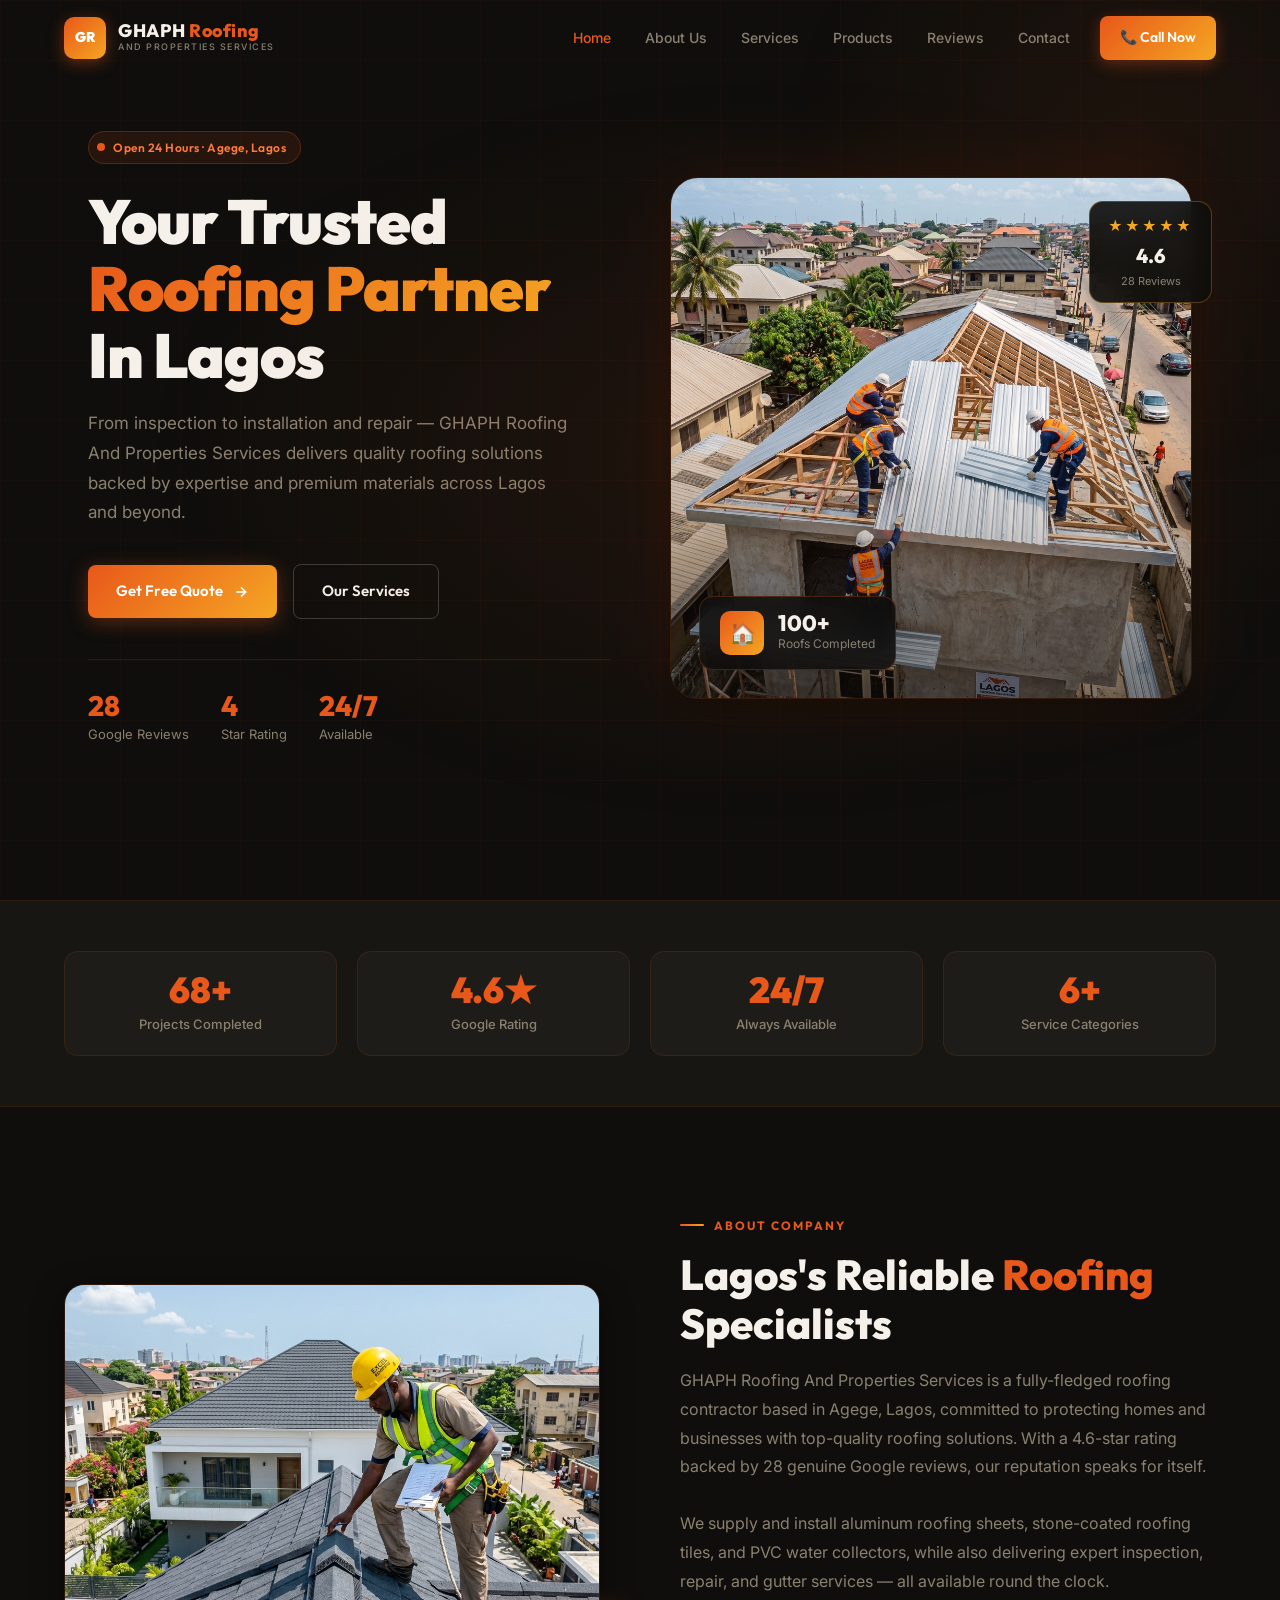
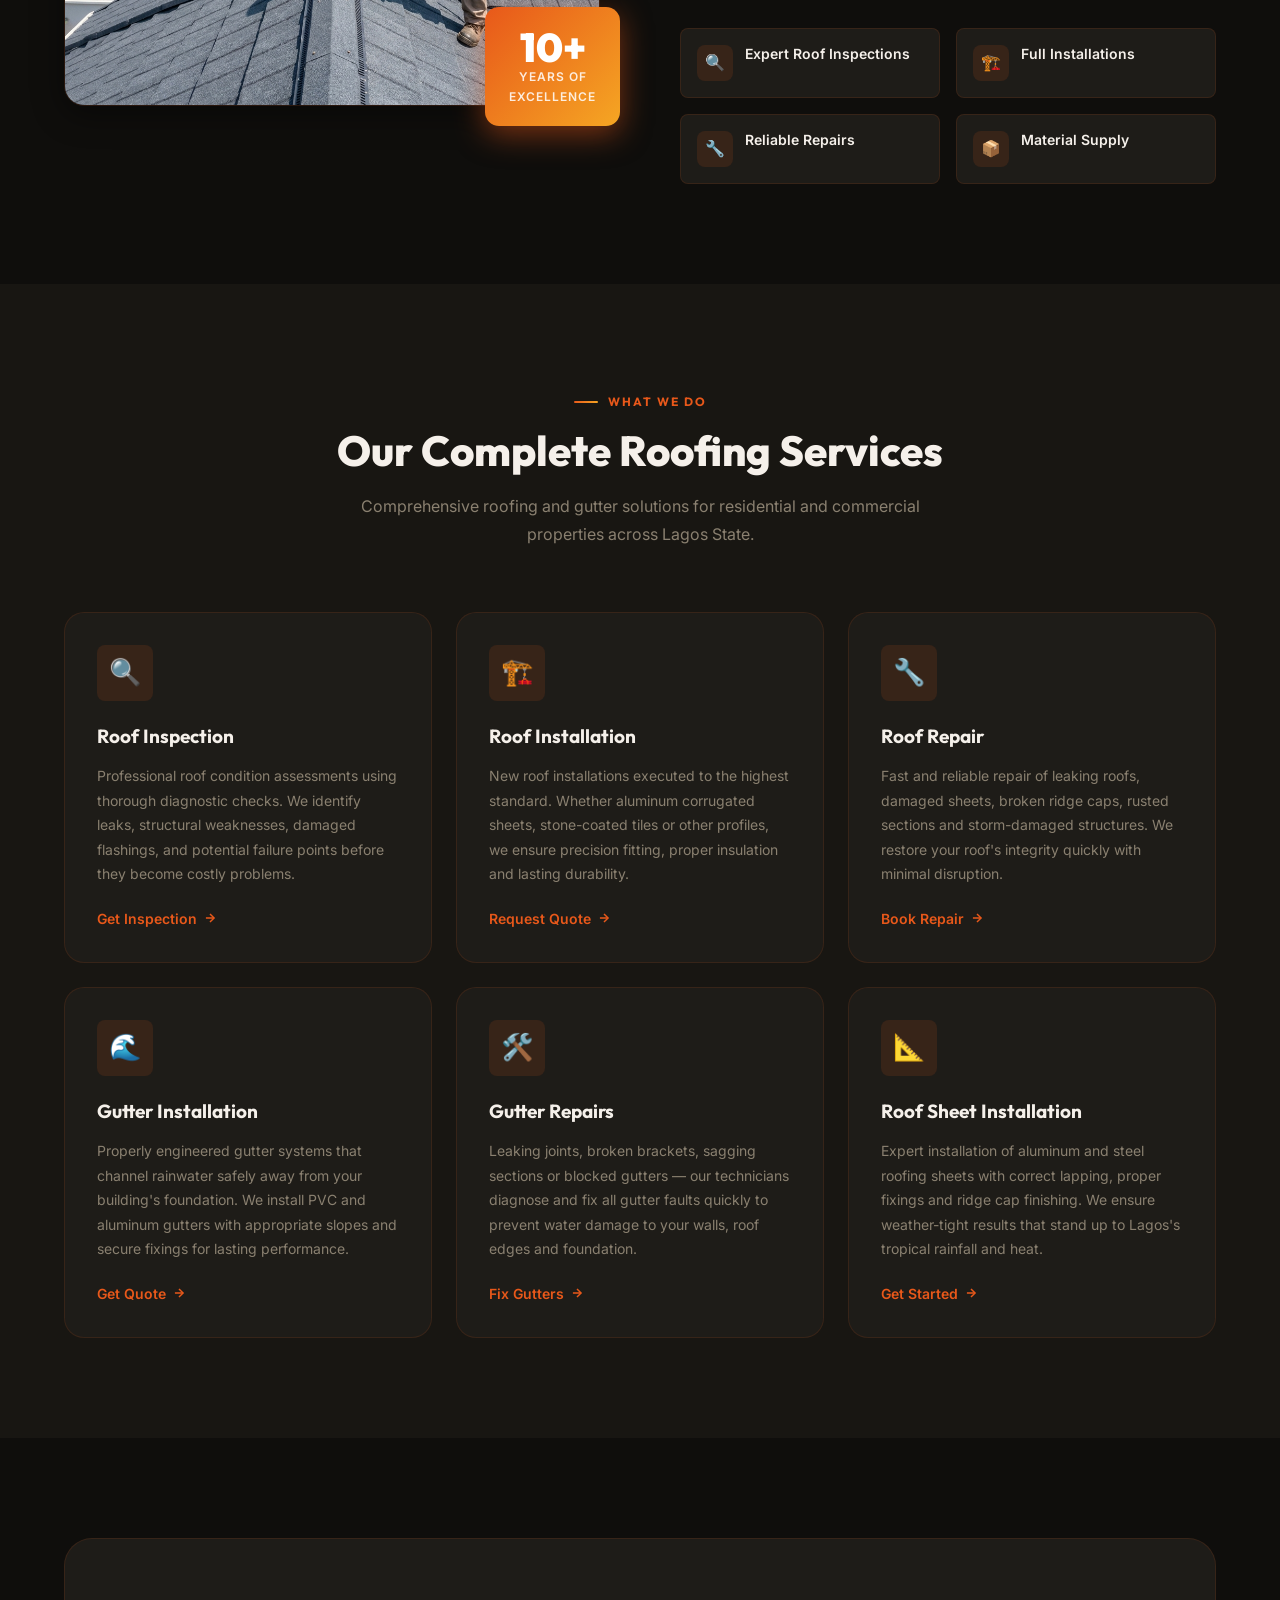
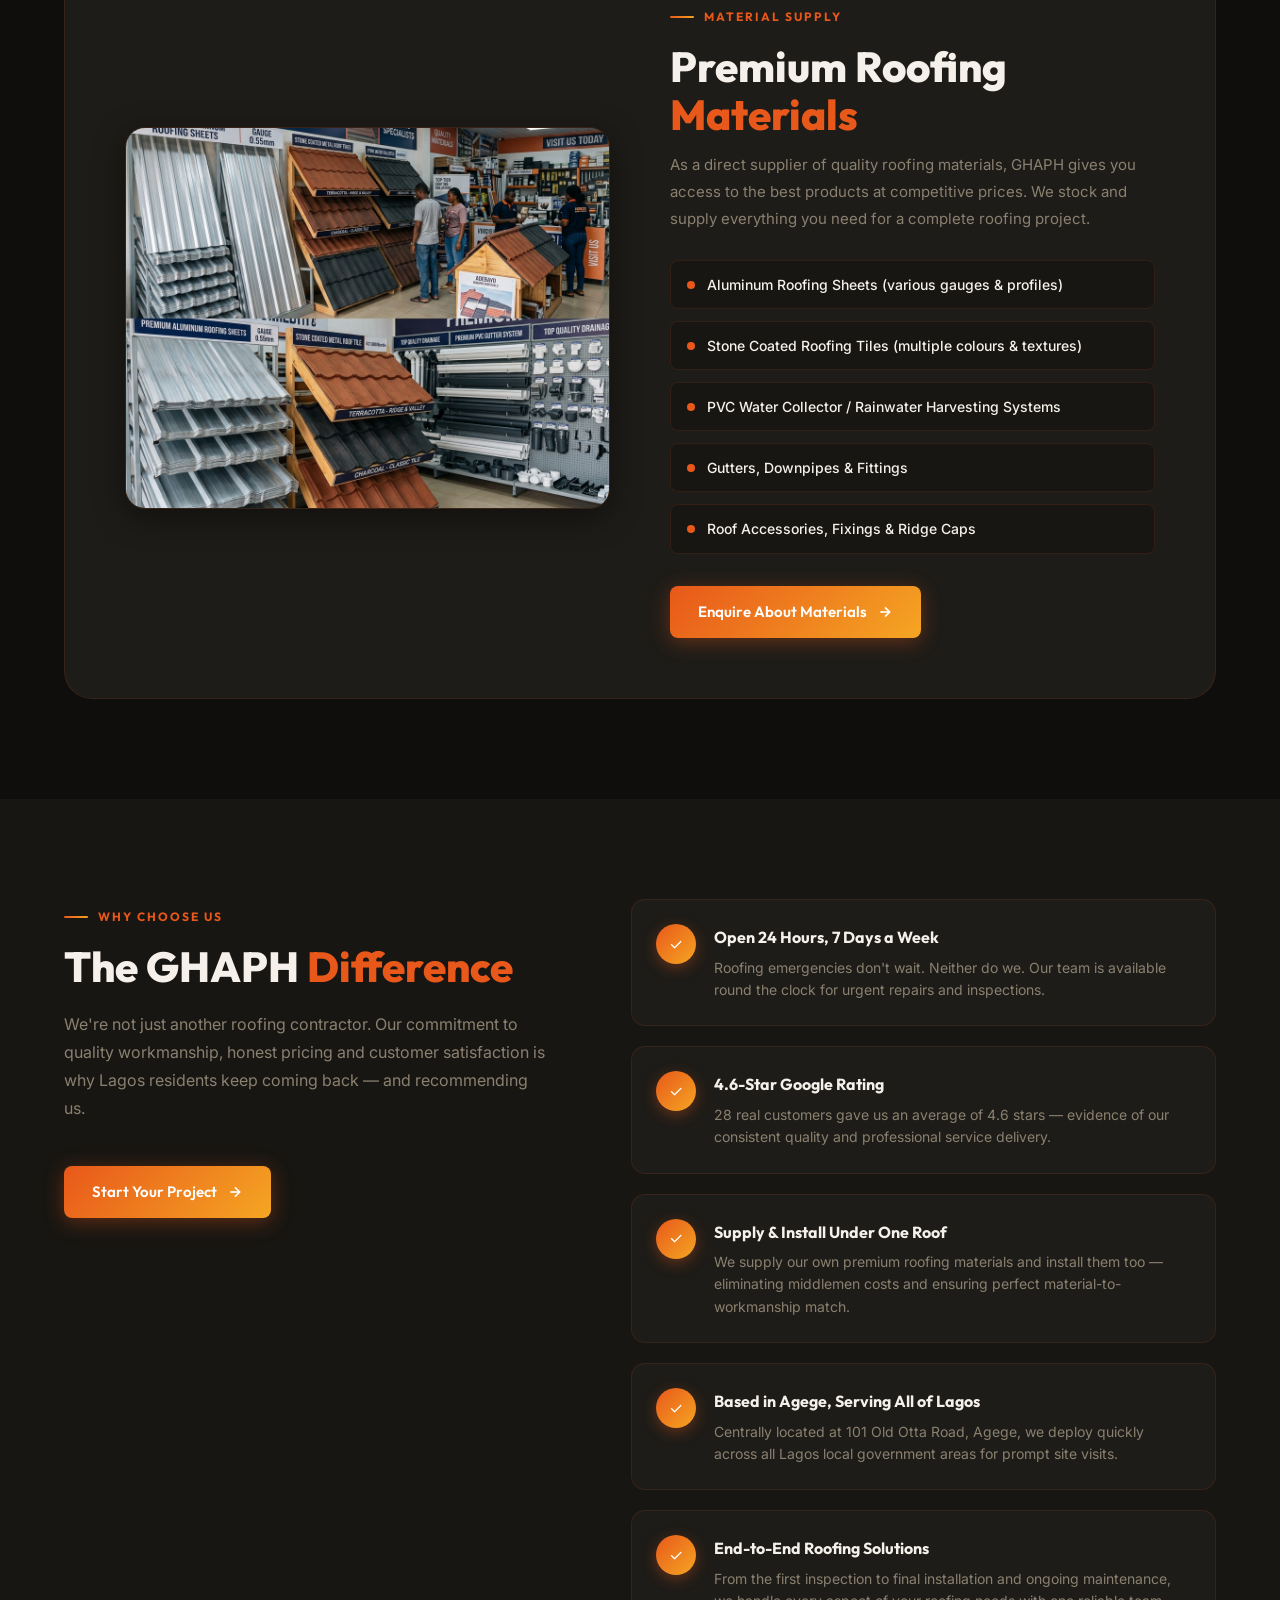
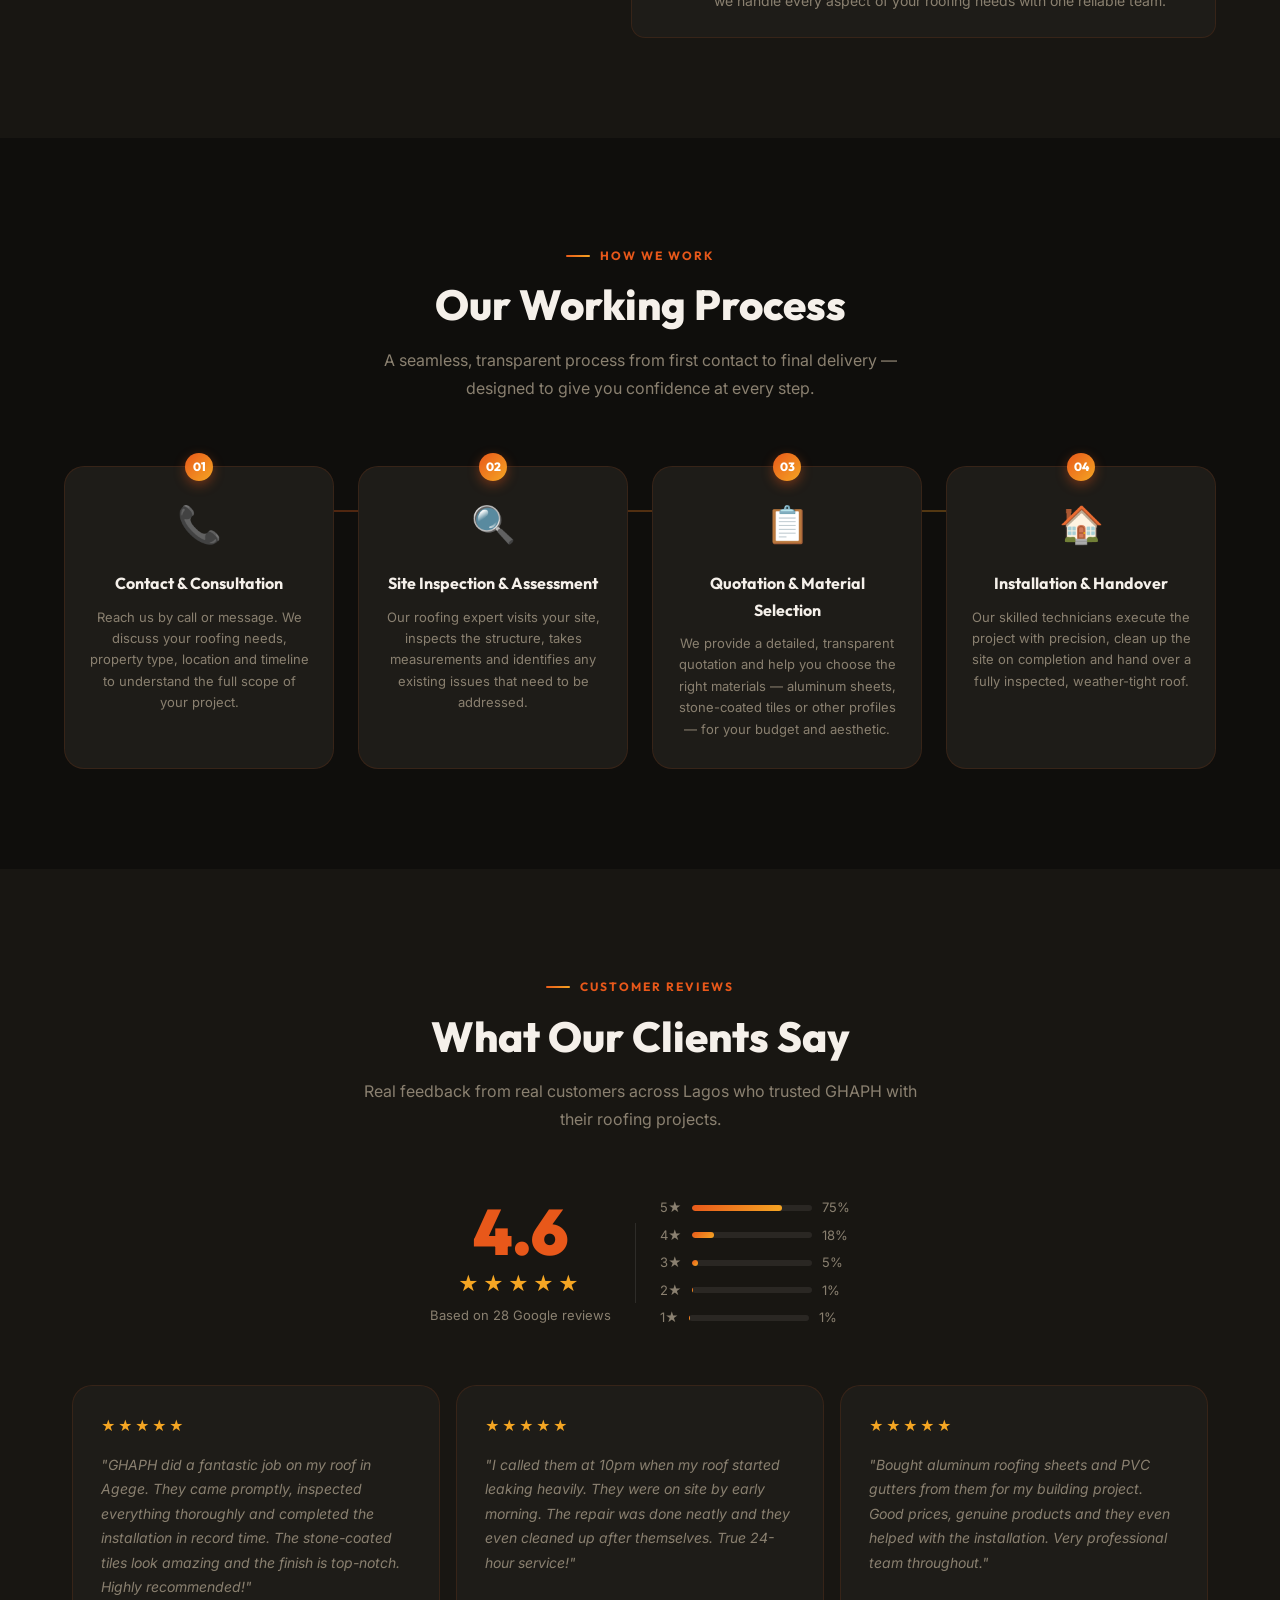
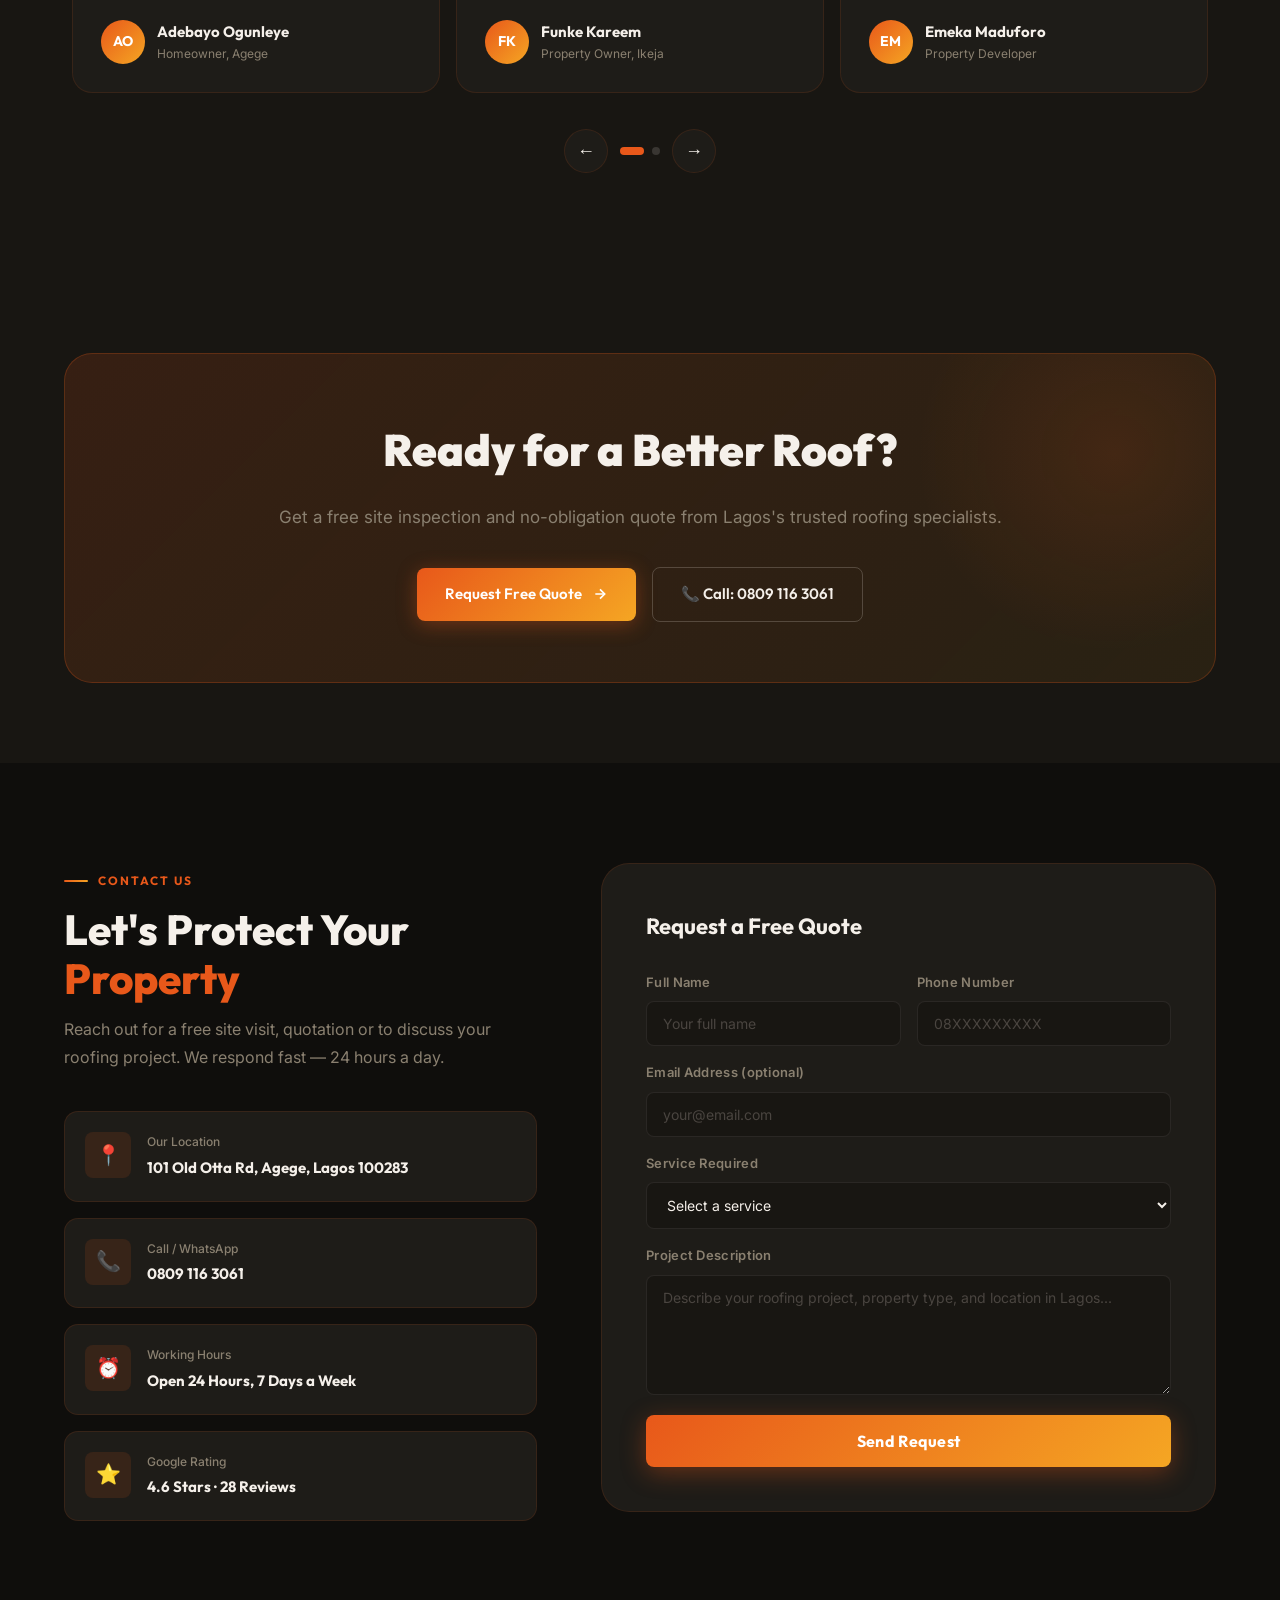
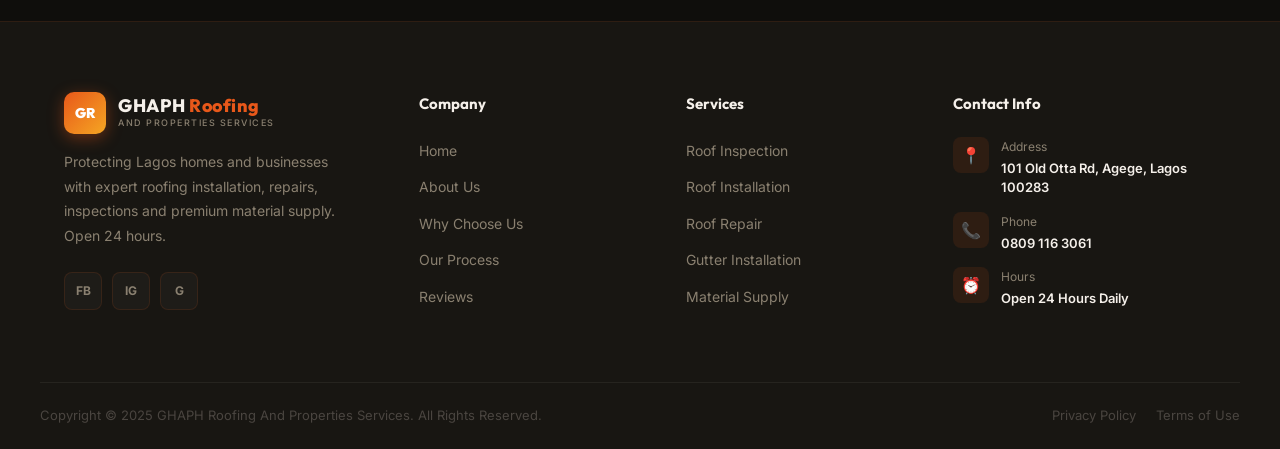
<file: ghaph-roofing/index.html>
<!DOCTYPE html>
<html lang="en">
<head>
    <meta charset="UTF-8">
    <meta name="viewport" content="width=device-width, initial-scale=1.0">
    <title>GHAPH Roofing And Properties Services – Expert Roofing in Lagos</title>
    <meta name="description" content="GHAPH Roofing And Properties Services offers roof inspection, installation, repair, gutter installation, gutter repairs and supply of aluminum roofing sheets, stone-coated tiles and PVC water collectors in Agege, Lagos.">

    <!-- Open Graph -->
    <meta property="og:type" content="website">
    <meta property="og:title" content="GHAPH Roofing And Properties Services – Expert Roofing in Lagos">
    <meta property="og:description" content="Roof inspection, installation, repair, gutter services and roofing material supply in Agege, Lagos. Open 24 hours. Call 0809 116 3061.">
    <meta property="og:url" content="https://ghaph-roofing.com/">

    <!-- Stylesheet -->
    <link rel="stylesheet" href="style.css">
</head>
<body>

    <!-- Background Effects -->
    <div class="bg-glow"></div>
    <div class="bg-grid"></div>

    <!-- ── HEADER ── -->
    <header id="header">
        <div class="container nav-container">
            <a href="#" class="logo">
                <div class="logo-icon">GR</div>
                <div>
                    <div class="logo-text">GHAPH <span>Roofing</span></div>
                    <div class="logo-sub">And Properties Services</div>
                </div>
            </a>

            <nav class="nav-menu" id="nav-menu">
                <a href="#hero"     class="nav-link">Home</a>
                <a href="#about"    class="nav-link">About Us</a>
                <a href="#services" class="nav-link">Services</a>
                <a href="#products" class="nav-link">Products</a>
                <a href="#reviews"  class="nav-link">Reviews</a>
                <a href="#contact"  class="nav-link">Contact</a>
                <a href="tel:08091163061" class="nav-btn">
                    📞 Call Now
                </a>
            </nav>

            <button class="burger" id="burger" aria-label="Toggle menu">
                <span></span><span></span><span></span>
            </button>
        </div>
    </header>

    <!-- ── HERO ── -->
    <section class="hero" id="hero">
        <div class="container hero-grid">
            <!-- Left -->
            <div class="hero-content">
                <div class="hero-badge">
                    <span class="dot"></span>
                    Open 24 Hours · Agege, Lagos
                </div>
                <h1 class="hero-title">
                    Your Trusted<br>
                    <span class="highlight">Roofing Partner</span><br>
                    In Lagos
                </h1>
                <p class="hero-desc">
                    From inspection to installation and repair — GHAPH Roofing And Properties Services delivers quality roofing solutions backed by expertise and premium materials across Lagos and beyond.
                </p>
                <div class="hero-ctas">
                    <a href="#contact" class="btn-primary">
                        Get Free Quote
                        <svg width="16" height="16" viewBox="0 0 24 24" fill="none" stroke="currentColor" stroke-width="2.5"><line x1="5" y1="12" x2="19" y2="12"/><polyline points="12 5 19 12 12 19"/></svg>
                    </a>
                    <a href="#services" class="btn-secondary">Our Services</a>
                </div>
                <div class="hero-stats">
                    <div>
                        <div class="hero-stat-num" data-target="28">0</div>
                        <div class="hero-stat-lbl">Google Reviews</div>
                    </div>
                    <div>
                        <div class="hero-stat-num" data-target="4" data-decimal=".6">4.6</div>
                        <div class="hero-stat-lbl">Star Rating</div>
                    </div>
                    <div>
                        <div class="hero-stat-num">24/7</div>
                        <div class="hero-stat-lbl">Available</div>
                    </div>
                </div>
            </div>

            <!-- Right -->
            <div class="hero-visual">
                <div class="hero-image-wrap">
                    <img src="assets/ghaph_hero.png" alt="GHAPH Roofing team installing roofing in Lagos">
                    <!-- Float badge -->
                    <div class="hero-float-badge">
                        <div class="badge-icon">🏠</div>
                        <div>
                            <div class="badge-num">100+</div>
                            <div class="badge-lbl">Roofs Completed</div>
                        </div>
                    </div>
                </div>
                <!-- Rating badge -->
                <div class="rating-badge">
                    <div class="stars">★★★★★</div>
                    <div class="rating-num">4.6</div>
                    <div class="rating-sub">28 Reviews</div>
                </div>
            </div>
        </div>
    </section>

    <!-- ── STATS BAR ── -->
    <section class="stats-bar">
        <div class="container stats-bar-grid">
            <div class="stat-item reveal">
                <div class="stat-num" data-target="100">0<span>+</span></div>
                <div class="stat-lbl">Projects Completed</div>
            </div>
            <div class="stat-item reveal">
                <div class="stat-num">4.6★</div>
                <div class="stat-lbl">Google Rating</div>
            </div>
            <div class="stat-item reveal">
                <div class="stat-num">24/7</div>
                <div class="stat-lbl">Always Available</div>
            </div>
            <div class="stat-item reveal">
                <div class="stat-num">6+</div>
                <div class="stat-lbl">Service Categories</div>
            </div>
        </div>
    </section>

    <!-- ── ABOUT ── -->
    <section class="about" id="about">
        <div class="container about-grid">
            <!-- Image Stack -->
            <div class="about-img-stack reveal">
                <div class="about-img-main">
                    <img src="assets/ghaph_inspection.png" alt="GHAPH Roofing professional inspection">
                </div>
                <div class="about-experience-badge">
                    <div class="exp-num">10+</div>
                    <div class="exp-lbl">Years of<br>Excellence</div>
                </div>
            </div>

            <!-- Content -->
            <div class="about-content reveal">
                <span class="section-tag">About Company</span>
                <h2 class="section-title">
                    Lagos's Reliable <span>Roofing</span> Specialists
                </h2>
                <p>
                    GHAPH Roofing And Properties Services is a fully-fledged roofing contractor based in Agege, Lagos, committed to protecting homes and businesses with top-quality roofing solutions. With a 4.6-star rating backed by 28 genuine Google reviews, our reputation speaks for itself.
                </p>
                <p>
                    We supply and install aluminum roofing sheets, stone-coated roofing tiles, and PVC water collectors, while also delivering expert inspection, repair, and gutter services — all available round the clock.
                </p>
                <div class="about-highlights">
                    <div class="highlight-item">
                        <div class="highlight-icon">🔍</div>
                        <div class="highlight-text">Expert Roof Inspections</div>
                    </div>
                    <div class="highlight-item">
                        <div class="highlight-icon">🏗️</div>
                        <div class="highlight-text">Full Installations</div>
                    </div>
                    <div class="highlight-item">
                        <div class="highlight-icon">🔧</div>
                        <div class="highlight-text">Reliable Repairs</div>
                    </div>
                    <div class="highlight-item">
                        <div class="highlight-icon">📦</div>
                        <div class="highlight-text">Material Supply</div>
                    </div>
                </div>
            </div>
        </div>
    </section>

    <!-- ── SERVICES ── -->
    <section class="services" id="services">
        <div class="container">
            <div class="services-header">
                <span class="section-tag">What We Do</span>
                <h2 class="section-title">Our Complete Roofing Services</h2>
                <p class="section-desc">Comprehensive roofing and gutter solutions for residential and commercial properties across Lagos State.</p>
            </div>
            <div class="services-grid">
                <!-- Roof Inspection -->
                <div class="service-card reveal">
                    <div class="service-icon">🔍</div>
                    <h3>Roof Inspection</h3>
                    <p>Professional roof condition assessments using thorough diagnostic checks. We identify leaks, structural weaknesses, damaged flashings, and potential failure points before they become costly problems.</p>
                    <a href="#contact" class="service-link">
                        Get Inspection
                        <svg width="14" height="14" viewBox="0 0 24 24" fill="none" stroke="currentColor" stroke-width="2.5"><line x1="5" y1="12" x2="19" y2="12"/><polyline points="12 5 19 12 12 19"/></svg>
                    </a>
                </div>

                <!-- Roof Installation -->
                <div class="service-card reveal" style="transition-delay: 0.08s;">
                    <div class="service-icon">🏗️</div>
                    <h3>Roof Installation</h3>
                    <p>New roof installations executed to the highest standard. Whether aluminum corrugated sheets, stone-coated tiles or other profiles, we ensure precision fitting, proper insulation and lasting durability.</p>
                    <a href="#contact" class="service-link">
                        Request Quote
                        <svg width="14" height="14" viewBox="0 0 24 24" fill="none" stroke="currentColor" stroke-width="2.5"><line x1="5" y1="12" x2="19" y2="12"/><polyline points="12 5 19 12 12 19"/></svg>
                    </a>
                </div>

                <!-- Roof Repair -->
                <div class="service-card reveal" style="transition-delay: 0.16s;">
                    <div class="service-icon">🔧</div>
                    <h3>Roof Repair</h3>
                    <p>Fast and reliable repair of leaking roofs, damaged sheets, broken ridge caps, rusted sections and storm-damaged structures. We restore your roof's integrity quickly with minimal disruption.</p>
                    <a href="#contact" class="service-link">
                        Book Repair
                        <svg width="14" height="14" viewBox="0 0 24 24" fill="none" stroke="currentColor" stroke-width="2.5"><line x1="5" y1="12" x2="19" y2="12"/><polyline points="12 5 19 12 12 19"/></svg>
                    </a>
                </div>

                <!-- Gutter Installation -->
                <div class="service-card reveal" style="transition-delay: 0.24s;">
                    <div class="service-icon">🌊</div>
                    <h3>Gutter Installation</h3>
                    <p>Properly engineered gutter systems that channel rainwater safely away from your building's foundation. We install PVC and aluminum gutters with appropriate slopes and secure fixings for lasting performance.</p>
                    <a href="#contact" class="service-link">
                        Get Quote
                        <svg width="14" height="14" viewBox="0 0 24 24" fill="none" stroke="currentColor" stroke-width="2.5"><line x1="5" y1="12" x2="19" y2="12"/><polyline points="12 5 19 12 12 19"/></svg>
                    </a>
                </div>

                <!-- Gutter Repairs -->
                <div class="service-card reveal" style="transition-delay: 0.32s;">
                    <div class="service-icon">🛠️</div>
                    <h3>Gutter Repairs</h3>
                    <p>Leaking joints, broken brackets, sagging sections or blocked gutters — our technicians diagnose and fix all gutter faults quickly to prevent water damage to your walls, roof edges and foundation.</p>
                    <a href="#contact" class="service-link">
                        Fix Gutters
                        <svg width="14" height="14" viewBox="0 0 24 24" fill="none" stroke="currentColor" stroke-width="2.5"><line x1="5" y1="12" x2="19" y2="12"/><polyline points="12 5 19 12 12 19"/></svg>
                    </a>
                </div>

                <!-- Roof Sheet Installation -->
                <div class="service-card reveal" style="transition-delay: 0.40s;">
                    <div class="service-icon">📐</div>
                    <h3>Roof Sheet Installation</h3>
                    <p>Expert installation of aluminum and steel roofing sheets with correct lapping, proper fixings and ridge cap finishing. We ensure weather-tight results that stand up to Lagos's tropical rainfall and heat.</p>
                    <a href="#contact" class="service-link">
                        Get Started
                        <svg width="14" height="14" viewBox="0 0 24 24" fill="none" stroke="currentColor" stroke-width="2.5"><line x1="5" y1="12" x2="19" y2="12"/><polyline points="12 5 19 12 12 19"/></svg>
                    </a>
                </div>
            </div>
        </div>
    </section>

    <!-- ── PRODUCTS / SUPPLY ── -->
    <section class="products" id="products">
        <div class="container">
            <div class="products-inner">
                <div class="products-img reveal">
                    <img src="assets/ghaph_products.png" alt="Roofing materials supplied by GHAPH">
                </div>
                <div class="products-content reveal">
                    <span class="section-tag">Material Supply</span>
                    <h2 class="section-title">Premium Roofing <span>Materials</span></h2>
                    <p>
                        As a direct supplier of quality roofing materials, GHAPH gives you access to the best products at competitive prices. We stock and supply everything you need for a complete roofing project.
                    </p>
                    <div class="products-list">
                        <div class="product-item">
                            <span class="product-dot"></span>
                            Aluminum Roofing Sheets (various gauges & profiles)
                        </div>
                        <div class="product-item">
                            <span class="product-dot"></span>
                            Stone Coated Roofing Tiles (multiple colours & textures)
                        </div>
                        <div class="product-item">
                            <span class="product-dot"></span>
                            PVC Water Collector / Rainwater Harvesting Systems
                        </div>
                        <div class="product-item">
                            <span class="product-dot"></span>
                            Gutters, Downpipes & Fittings
                        </div>
                        <div class="product-item">
                            <span class="product-dot"></span>
                            Roof Accessories, Fixings & Ridge Caps
                        </div>
                    </div>
                    <a href="#contact" class="btn-primary">
                        Enquire About Materials
                        <svg width="16" height="16" viewBox="0 0 24 24" fill="none" stroke="currentColor" stroke-width="2.5"><line x1="5" y1="12" x2="19" y2="12"/><polyline points="12 5 19 12 12 19"/></svg>
                    </a>
                </div>
            </div>
        </div>
    </section>

    <!-- ── WHY CHOOSE US ── -->
    <section class="why-us" id="why-us">
        <div class="container why-us-grid">
            <div class="why-us-left reveal">
                <span class="section-tag">Why Choose Us</span>
                <h2 class="section-title">The GHAPH <span>Difference</span></h2>
                <p class="section-desc">
                    We're not just another roofing contractor. Our commitment to quality workmanship, honest pricing and customer satisfaction is why Lagos residents keep coming back — and recommending us.
                </p>
                <a href="#contact" class="btn-primary" style="margin-top: 8px;">
                    Start Your Project
                    <svg width="16" height="16" viewBox="0 0 24 24" fill="none" stroke="currentColor" stroke-width="2.5"><line x1="5" y1="12" x2="19" y2="12"/><polyline points="12 5 19 12 12 19"/></svg>
                </a>
            </div>
            <div class="why-items reveal">
                <div class="why-item">
                    <div class="why-check">✓</div>
                    <div class="why-detail">
                        <h4>Open 24 Hours, 7 Days a Week</h4>
                        <p>Roofing emergencies don't wait. Neither do we. Our team is available round the clock for urgent repairs and inspections.</p>
                    </div>
                </div>
                <div class="why-item">
                    <div class="why-check">✓</div>
                    <div class="why-detail">
                        <h4>4.6-Star Google Rating</h4>
                        <p>28 real customers gave us an average of 4.6 stars — evidence of our consistent quality and professional service delivery.</p>
                    </div>
                </div>
                <div class="why-item">
                    <div class="why-check">✓</div>
                    <div class="why-detail">
                        <h4>Supply & Install Under One Roof</h4>
                        <p>We supply our own premium roofing materials and install them too — eliminating middlemen costs and ensuring perfect material-to-workmanship match.</p>
                    </div>
                </div>
                <div class="why-item">
                    <div class="why-check">✓</div>
                    <div class="why-detail">
                        <h4>Based in Agege, Serving All of Lagos</h4>
                        <p>Centrally located at 101 Old Otta Road, Agege, we deploy quickly across all Lagos local government areas for prompt site visits.</p>
                    </div>
                </div>
                <div class="why-item">
                    <div class="why-check">✓</div>
                    <div class="why-detail">
                        <h4>End-to-End Roofing Solutions</h4>
                        <p>From the first inspection to final installation and ongoing maintenance, we handle every aspect of your roofing needs with one reliable team.</p>
                    </div>
                </div>
            </div>
        </div>
    </section>

    <!-- ── PROCESS ── -->
    <section class="process" id="process">
        <div class="container">
            <div class="process-header">
                <span class="section-tag">How We Work</span>
                <h2 class="section-title">Our Working Process</h2>
                <p class="section-desc">A seamless, transparent process from first contact to final delivery — designed to give you confidence at every step.</p>
            </div>
            <div class="process-grid">
                <div class="process-card reveal">
                    <div class="process-num">01</div>
                    <span class="process-emoji">📞</span>
                    <h3>Contact & Consultation</h3>
                    <p>Reach us by call or message. We discuss your roofing needs, property type, location and timeline to understand the full scope of your project.</p>
                </div>
                <div class="process-card reveal" style="transition-delay: 0.1s;">
                    <div class="process-num">02</div>
                    <span class="process-emoji">🔍</span>
                    <h3>Site Inspection & Assessment</h3>
                    <p>Our roofing expert visits your site, inspects the structure, takes measurements and identifies any existing issues that need to be addressed.</p>
                </div>
                <div class="process-card reveal" style="transition-delay: 0.2s;">
                    <div class="process-num">03</div>
                    <span class="process-emoji">📋</span>
                    <h3>Quotation & Material Selection</h3>
                    <p>We provide a detailed, transparent quotation and help you choose the right materials — aluminum sheets, stone-coated tiles or other profiles — for your budget and aesthetic.</p>
                </div>
                <div class="process-card reveal" style="transition-delay: 0.3s;">
                    <div class="process-num">04</div>
                    <span class="process-emoji">🏠</span>
                    <h3>Installation & Handover</h3>
                    <p>Our skilled technicians execute the project with precision, clean up the site on completion and hand over a fully inspected, weather-tight roof.</p>
                </div>
            </div>
        </div>
    </section>

    <!-- ── REVIEWS ── -->
    <section class="reviews" id="reviews">
        <div class="container">
            <div class="reviews-header">
                <span class="section-tag">Customer Reviews</span>
                <h2 class="section-title">What Our Clients Say</h2>
                <p class="section-desc">Real feedback from real customers across Lagos who trusted GHAPH with their roofing projects.</p>
            </div>

            <!-- Rating summary -->
            <div class="reviews-meta reveal">
                <div class="reviews-rating-big">
                    <div class="big-num">4.6</div>
                    <div class="big-stars">★★★★★</div>
                    <div class="big-lbl">Based on 28 Google reviews</div>
                </div>
                <div class="reviews-divider"></div>
                <div class="reviews-breakdown">
                    <div class="rating-bar-row">
                        <span>5★</span>
                        <div class="rating-bar-track"><div class="rating-bar-fill" style="width: 75%"></div></div>
                        <span>75%</span>
                    </div>
                    <div class="rating-bar-row">
                        <span>4★</span>
                        <div class="rating-bar-track"><div class="rating-bar-fill" style="width: 18%"></div></div>
                        <span>18%</span>
                    </div>
                    <div class="rating-bar-row">
                        <span>3★</span>
                        <div class="rating-bar-track"><div class="rating-bar-fill" style="width: 5%"></div></div>
                        <span>5%</span>
                    </div>
                    <div class="rating-bar-row">
                        <span>2★</span>
                        <div class="rating-bar-track"><div class="rating-bar-fill" style="width: 1%"></div></div>
                        <span>1%</span>
                    </div>
                    <div class="rating-bar-row">
                        <span>1★</span>
                        <div class="rating-bar-track"><div class="rating-bar-fill" style="width: 1%"></div></div>
                        <span>1%</span>
                    </div>
                </div>
            </div>

            <!-- Carousel -->
            <div class="carousel-wrap reveal">
                <div class="carousel-container">
                    <div class="carousel-track" id="carouselTrack">

                        <div class="carousel-slide">
                            <div class="review-card">
                                <div class="review-stars">★★★★★</div>
                                <p class="review-text">"GHAPH did a fantastic job on my roof in Agege. They came promptly, inspected everything thoroughly and completed the installation in record time. The stone-coated tiles look amazing and the finish is top-notch. Highly recommended!"</p>
                                <div class="review-author">
                                    <div class="review-avatar">AO</div>
                                    <div>
                                        <div class="review-name">Adebayo Ogunleye</div>
                                        <div class="review-role">Homeowner, Agege</div>
                                    </div>
                                </div>
                            </div>
                        </div>

                        <div class="carousel-slide">
                            <div class="review-card">
                                <div class="review-stars">★★★★★</div>
                                <p class="review-text">"I called them at 10pm when my roof started leaking heavily. They were on site by early morning. The repair was done neatly and they even cleaned up after themselves. True 24-hour service!"</p>
                                <div class="review-author">
                                    <div class="review-avatar">FK</div>
                                    <div>
                                        <div class="review-name">Funke Kareem</div>
                                        <div class="review-role">Property Owner, Ikeja</div>
                                    </div>
                                </div>
                            </div>
                        </div>

                        <div class="carousel-slide">
                            <div class="review-card">
                                <div class="review-stars">★★★★★</div>
                                <p class="review-text">"Bought aluminum roofing sheets and PVC gutters from them for my building project. Good prices, genuine products and they even helped with the installation. Very professional team throughout."</p>
                                <div class="review-author">
                                    <div class="review-avatar">EM</div>
                                    <div>
                                        <div class="review-name">Emeka Maduforo</div>
                                        <div class="review-role">Property Developer</div>
                                    </div>
                                </div>
                            </div>
                        </div>

                        <div class="carousel-slide">
                            <div class="review-card">
                                <div class="review-stars">★★★★☆</div>
                                <p class="review-text">"Good work overall. The team was skilled and the roof has been leak-free for over a year now. Communication was excellent and they kept to the quoted price without hidden charges. Will use again."</p>
                                <div class="review-author">
                                    <div class="review-avatar">SI</div>
                                    <div>
                                        <div class="review-name">Sola Ibrahim</div>
                                        <div class="review-role">Homeowner, Ojodu</div>
                                    </div>
                                </div>
                            </div>
                        </div>

                        <div class="carousel-slide">
                            <div class="review-card">
                                <div class="review-stars">★★★★★</div>
                                <p class="review-text">"GHAPH supplied and installed stone-coated tiles for my duplex. The variety of colours available was impressive and they guided us to the perfect choice. The house looks absolutely beautiful now!"</p>
                                <div class="review-author">
                                    <div class="review-avatar">BA</div>
                                    <div>
                                        <div class="review-name">Blessing Anyanwu</div>
                                        <div class="review-role">Duplex Owner, Berger</div>
                                    </div>
                                </div>
                            </div>
                        </div>

                        <div class="carousel-slide">
                            <div class="review-card">
                                <div class="review-stars">★★★★★</div>
                                <p class="review-text">"Their gutter installation service is excellent. Proper slope, secure fixings, and the PVC water collector system they installed now harvests rainwater for my garden. Smart, practical solutions."</p>
                                <div class="review-author">
                                    <div class="review-avatar">KT</div>
                                    <div>
                                        <div class="review-name">Kehinde Taiwo</div>
                                        <div class="review-role">Homeowner, Otta Road</div>
                                    </div>
                                </div>
                            </div>
                        </div>

                    </div>
                </div>
                <div class="carousel-controls">
                    <button class="carousel-btn" id="prevBtn" aria-label="Previous">&#8592;</button>
                    <div class="carousel-dots" id="carouselDots"></div>
                    <button class="carousel-btn" id="nextBtn" aria-label="Next">&#8594;</button>
                </div>
            </div>
        </div>
    </section>

    <!-- ── CTA BANNER ── -->
    <section class="cta-banner">
        <div class="container">
            <div class="cta-inner reveal">
                <h2>Ready for a Better Roof?</h2>
                <p>Get a free site inspection and no-obligation quote from Lagos's trusted roofing specialists.</p>
                <div class="cta-btns">
                    <a href="#contact" class="btn-primary">
                        Request Free Quote
                        <svg width="16" height="16" viewBox="0 0 24 24" fill="none" stroke="currentColor" stroke-width="2.5"><line x1="5" y1="12" x2="19" y2="12"/><polyline points="12 5 19 12 12 19"/></svg>
                    </a>
                    <a href="tel:08091163061" class="btn-secondary">📞 Call: 0809 116 3061</a>
                </div>
            </div>
        </div>
    </section>

    <!-- ── CONTACT ── -->
    <section class="contact" id="contact">
        <div class="container contact-grid">
            <!-- Left info -->
            <div class="contact-info reveal">
                <span class="section-tag">Contact Us</span>
                <h2 class="section-title">Let's Protect Your <span>Property</span></h2>
                <p class="section-desc">Reach out for a free site visit, quotation or to discuss your roofing project. We respond fast — 24 hours a day.</p>

                <div class="contact-cards">
                    <div class="contact-card">
                        <div class="contact-icon">📍</div>
                        <div>
                            <div class="contact-card-label">Our Location</div>
                            <div class="contact-card-value">101 Old Otta Rd, Agege, Lagos 100283</div>
                        </div>
                    </div>
                    <div class="contact-card">
                        <div class="contact-icon">📞</div>
                        <div>
                            <div class="contact-card-label">Call / WhatsApp</div>
                            <div class="contact-card-value"><a href="tel:08091163061">0809 116 3061</a></div>
                        </div>
                    </div>
                    <div class="contact-card">
                        <div class="contact-icon">⏰</div>
                        <div>
                            <div class="contact-card-label">Working Hours</div>
                            <div class="contact-card-value">Open 24 Hours, 7 Days a Week</div>
                        </div>
                    </div>
                    <div class="contact-card">
                        <div class="contact-icon">⭐</div>
                        <div>
                            <div class="contact-card-label">Google Rating</div>
                            <div class="contact-card-value">4.6 Stars · 28 Reviews</div>
                        </div>
                    </div>
                </div>
            </div>

            <!-- Right form -->
            <div class="contact-form-box reveal">
                <h3>Request a Free Quote</h3>
                <form id="contactForm">
                    <div class="form-row">
                        <div class="form-group">
                            <label for="c-name">Full Name</label>
                            <input type="text" id="c-name" class="form-input" placeholder="Your full name" required>
                        </div>
                        <div class="form-group">
                            <label for="c-phone">Phone Number</label>
                            <input type="tel" id="c-phone" class="form-input" placeholder="08XXXXXXXXX" required>
                        </div>
                    </div>
                    <div class="form-group">
                        <label for="c-email">Email Address (optional)</label>
                        <input type="email" id="c-email" class="form-input" placeholder="your@email.com">
                    </div>
                    <div class="form-group">
                        <label for="c-service">Service Required</label>
                        <select id="c-service" class="form-input" required>
                            <option value="" disabled selected>Select a service</option>
                            <option value="inspection">Roof Inspection</option>
                            <option value="installation">Roof Installation</option>
                            <option value="repair">Roof Repair</option>
                            <option value="gutter-install">Gutter Installation</option>
                            <option value="gutter-repair">Gutter Repair</option>
                            <option value="sheet-install">Roof Sheet Installation</option>
                            <option value="supply">Material Supply</option>
                            <option value="other">Other / Not Sure</option>
                        </select>
                    </div>
                    <div class="form-group">
                        <label for="c-message">Project Description</label>
                        <textarea id="c-message" rows="4" class="form-input" placeholder="Describe your roofing project, property type, and location in Lagos..."></textarea>
                    </div>
                    <button type="submit" class="btn-submit">Send Request</button>
                </form>
                <div class="form-success" id="formSuccess">
                    <div class="success-icon">🎉</div>
                    <h4>Request Sent!</h4>
                    <p>Thank you! Our team will contact you shortly to discuss your roofing project.</p>
                </div>
            </div>
        </div>
    </section>

    <!-- ── FOOTER ── -->
    <footer>
        <div class="container footer-grid">
            <div class="footer-brand">
                <a href="#" class="logo">
                    <div class="logo-icon">GR</div>
                    <div>
                        <div class="logo-text">GHAPH <span>Roofing</span></div>
                        <div class="logo-sub">And Properties Services</div>
                    </div>
                </a>
                <p>Protecting Lagos homes and businesses with expert roofing installation, repairs, inspections and premium material supply. Open 24 hours.</p>
                <div class="social-links">
                    <a href="#" class="social-link" aria-label="Facebook">FB</a>
                    <a href="#" class="social-link" aria-label="Instagram">IG</a>
                    <a href="https://g.co/kgs/ghaph" target="_blank" class="social-link" aria-label="Google">G</a>
                </div>
            </div>

            <div class="footer-col">
                <h4>Company</h4>
                <ul class="footer-links">
                    <li><a href="#hero">Home</a></li>
                    <li><a href="#about">About Us</a></li>
                    <li><a href="#why-us">Why Choose Us</a></li>
                    <li><a href="#process">Our Process</a></li>
                    <li><a href="#reviews">Reviews</a></li>
                </ul>
            </div>

            <div class="footer-col">
                <h4>Services</h4>
                <ul class="footer-links">
                    <li><a href="#services">Roof Inspection</a></li>
                    <li><a href="#services">Roof Installation</a></li>
                    <li><a href="#services">Roof Repair</a></li>
                    <li><a href="#services">Gutter Installation</a></li>
                    <li><a href="#products">Material Supply</a></li>
                </ul>
            </div>

            <div class="footer-col">
                <h4>Contact Info</h4>
                <div class="footer-contact-item">
                    <div class="footer-contact-icon">📍</div>
                    <div class="footer-contact-text">
                        <p>Address</p>
                        <h5>101 Old Otta Rd, Agege, Lagos 100283</h5>
                    </div>
                </div>
                <div class="footer-contact-item">
                    <div class="footer-contact-icon">📞</div>
                    <div class="footer-contact-text">
                        <p>Phone</p>
                        <h5><a href="tel:08091163061" style="color: inherit;">0809 116 3061</a></h5>
                    </div>
                </div>
                <div class="footer-contact-item">
                    <div class="footer-contact-icon">⏰</div>
                    <div class="footer-contact-text">
                        <p>Hours</p>
                        <h5>Open 24 Hours Daily</h5>
                    </div>
                </div>
            </div>
        </div>

        <div class="container footer-bottom">
            <p>Copyright &copy; 2025 GHAPH Roofing And Properties Services. All Rights Reserved.</p>
            <div class="footer-bottom-links">
                <a href="#">Privacy Policy</a>
                <a href="#">Terms of Use</a>
            </div>
        </div>
    </footer>

    <!-- Scroll-to-top -->
    <button id="scrollTop" aria-label="Scroll to top">↑</button>

    <script src="script.js"></script>
</body>
</html>
</file>
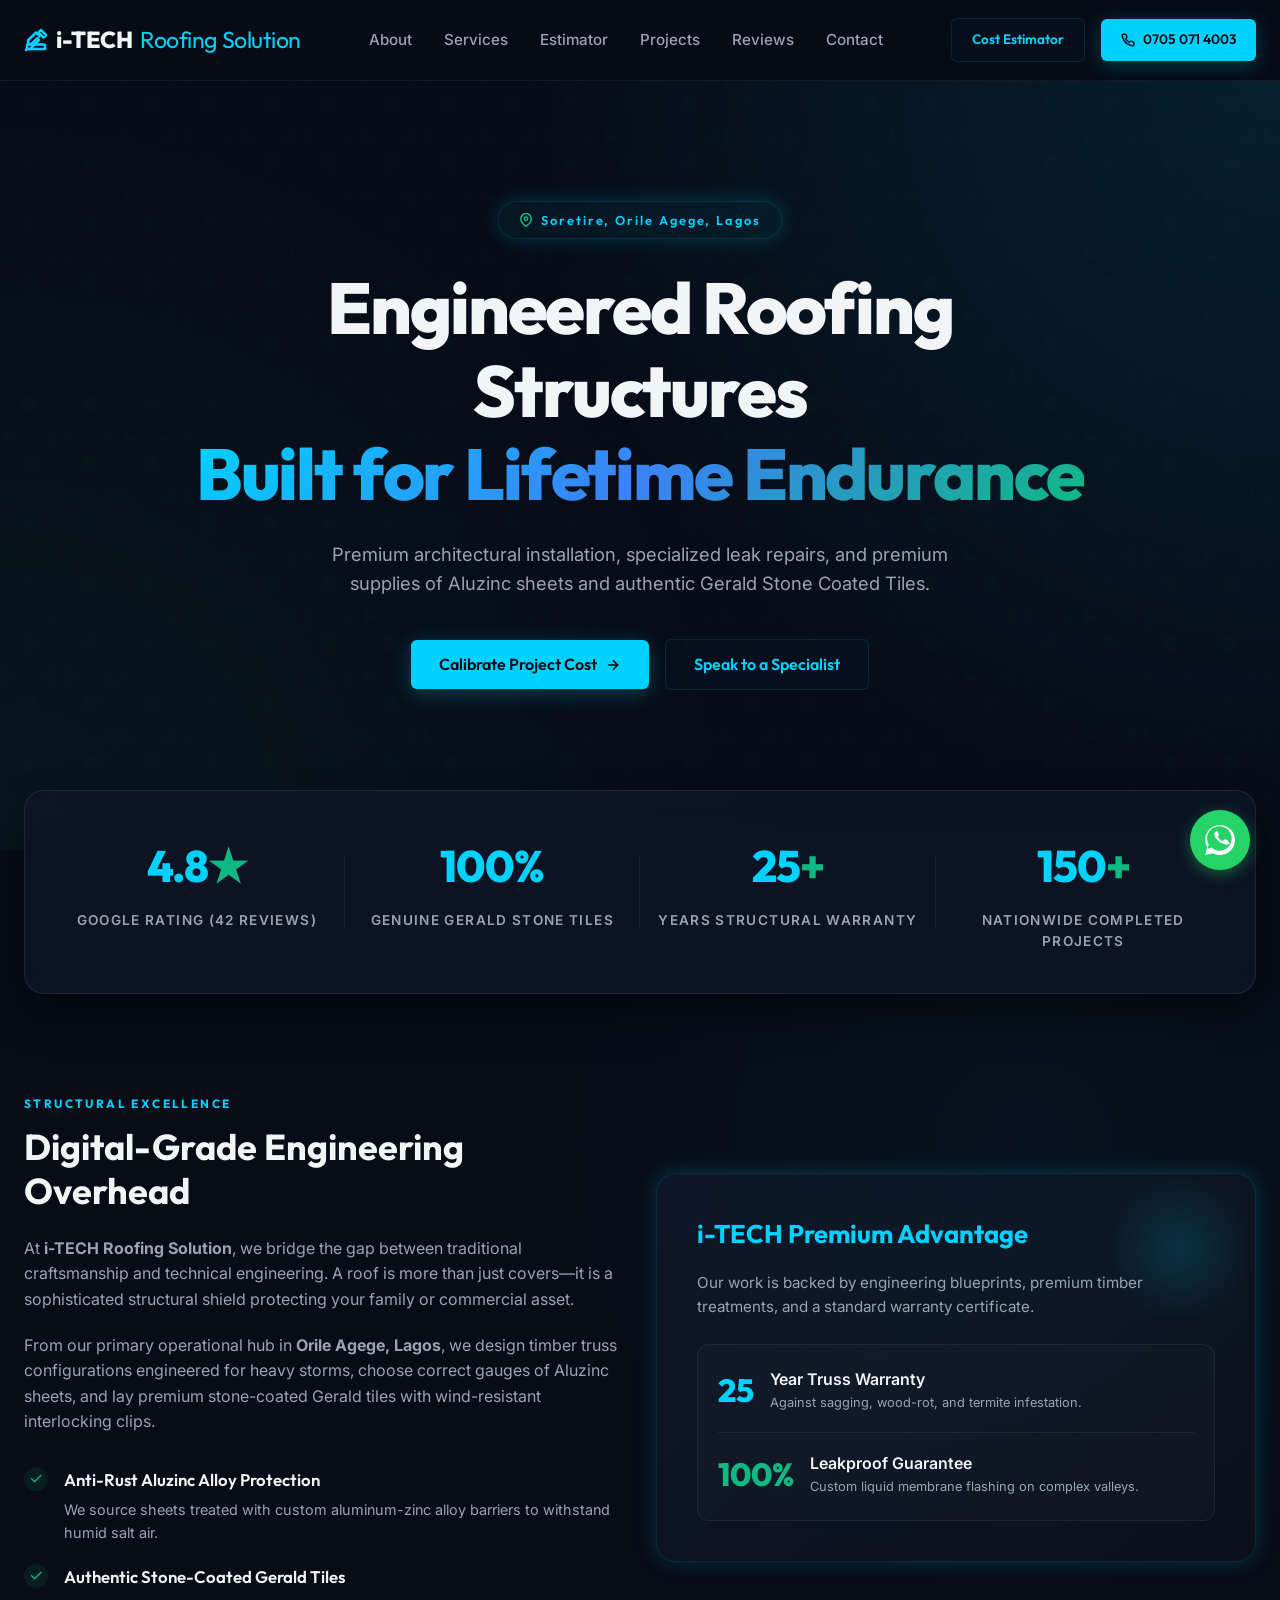
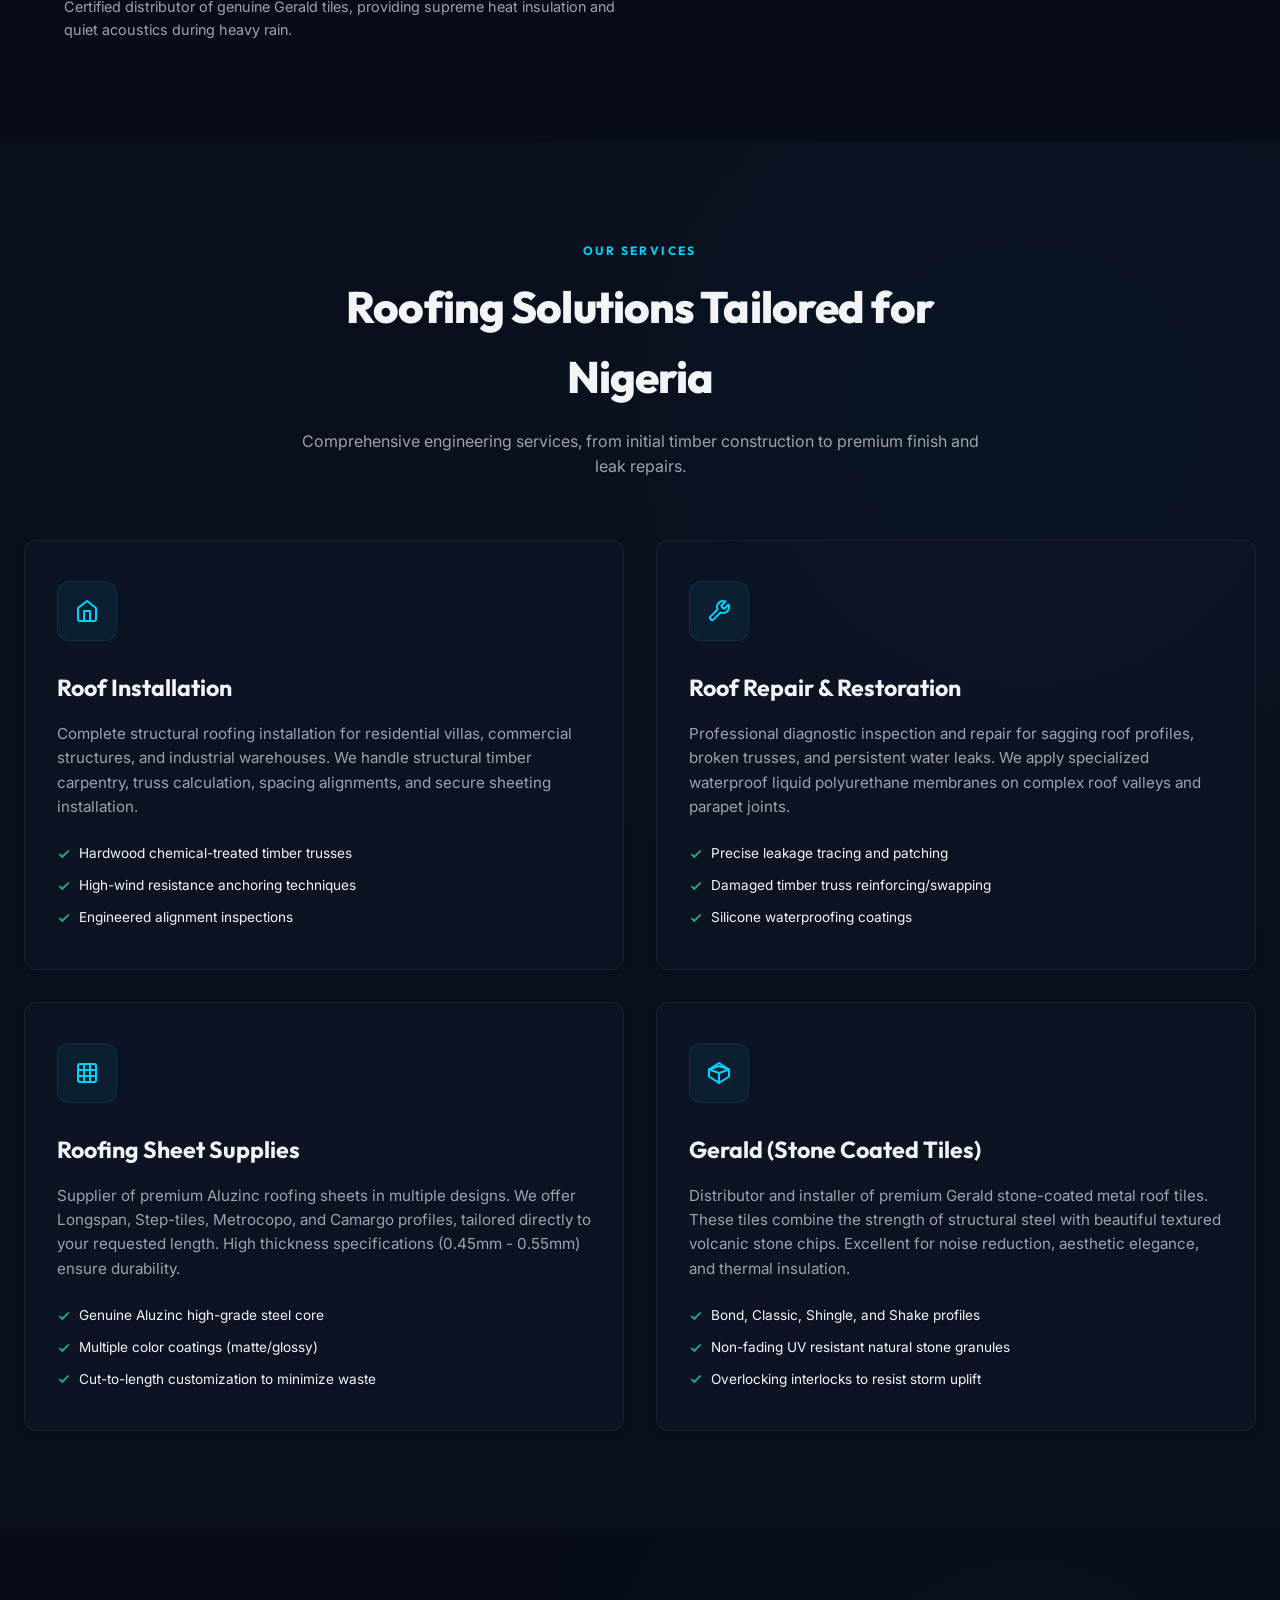
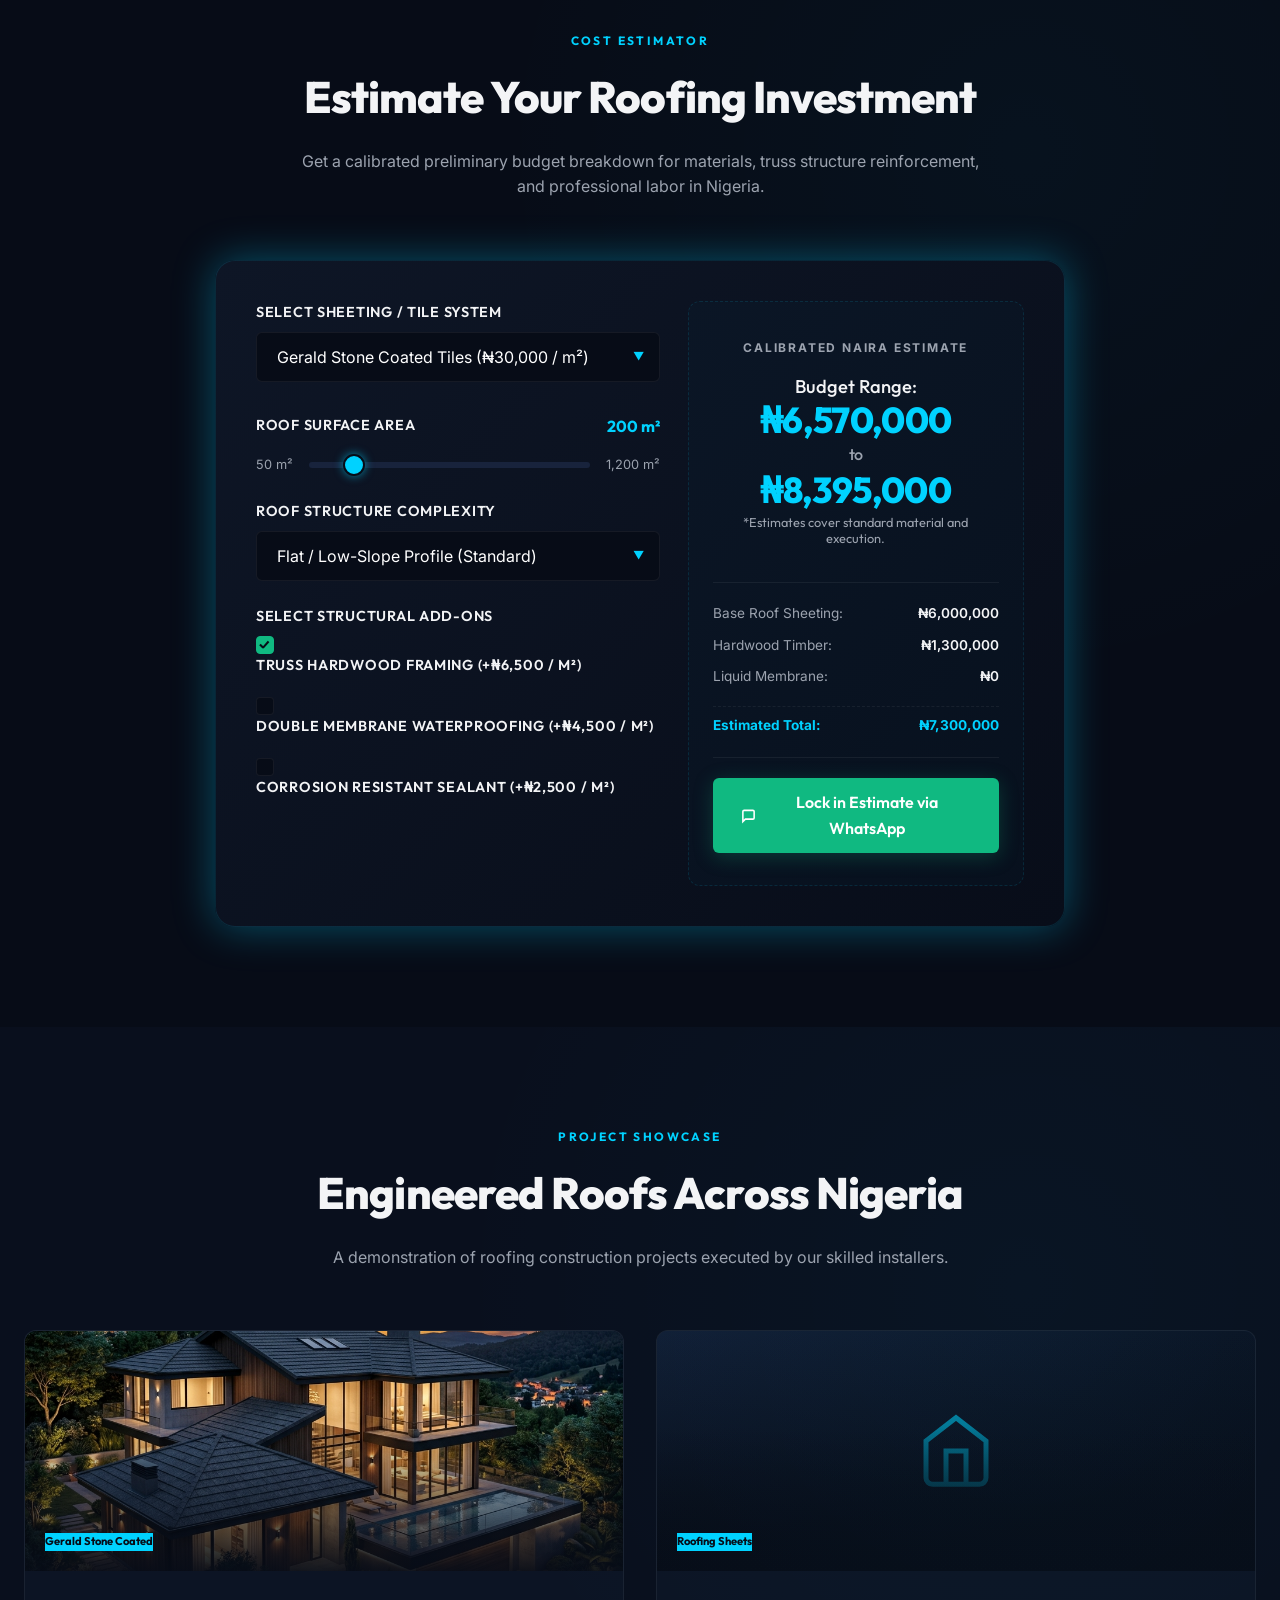
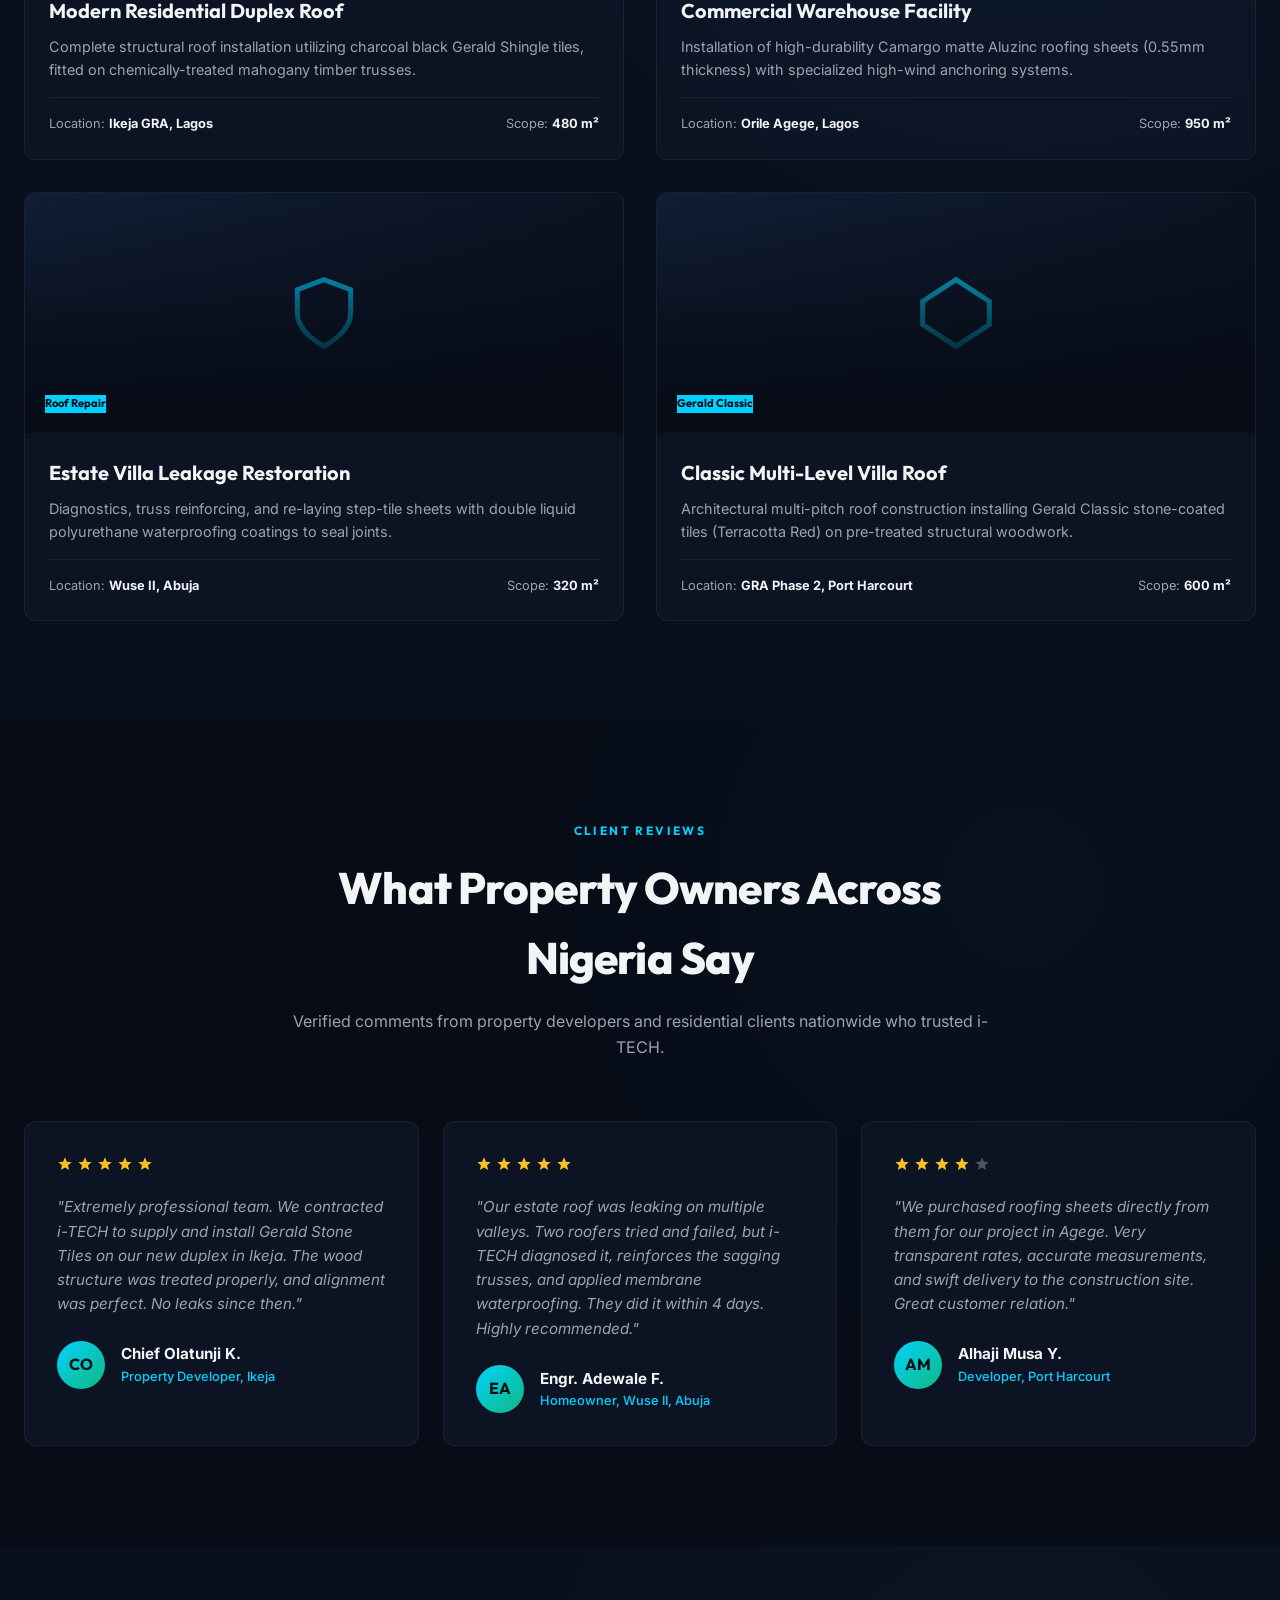
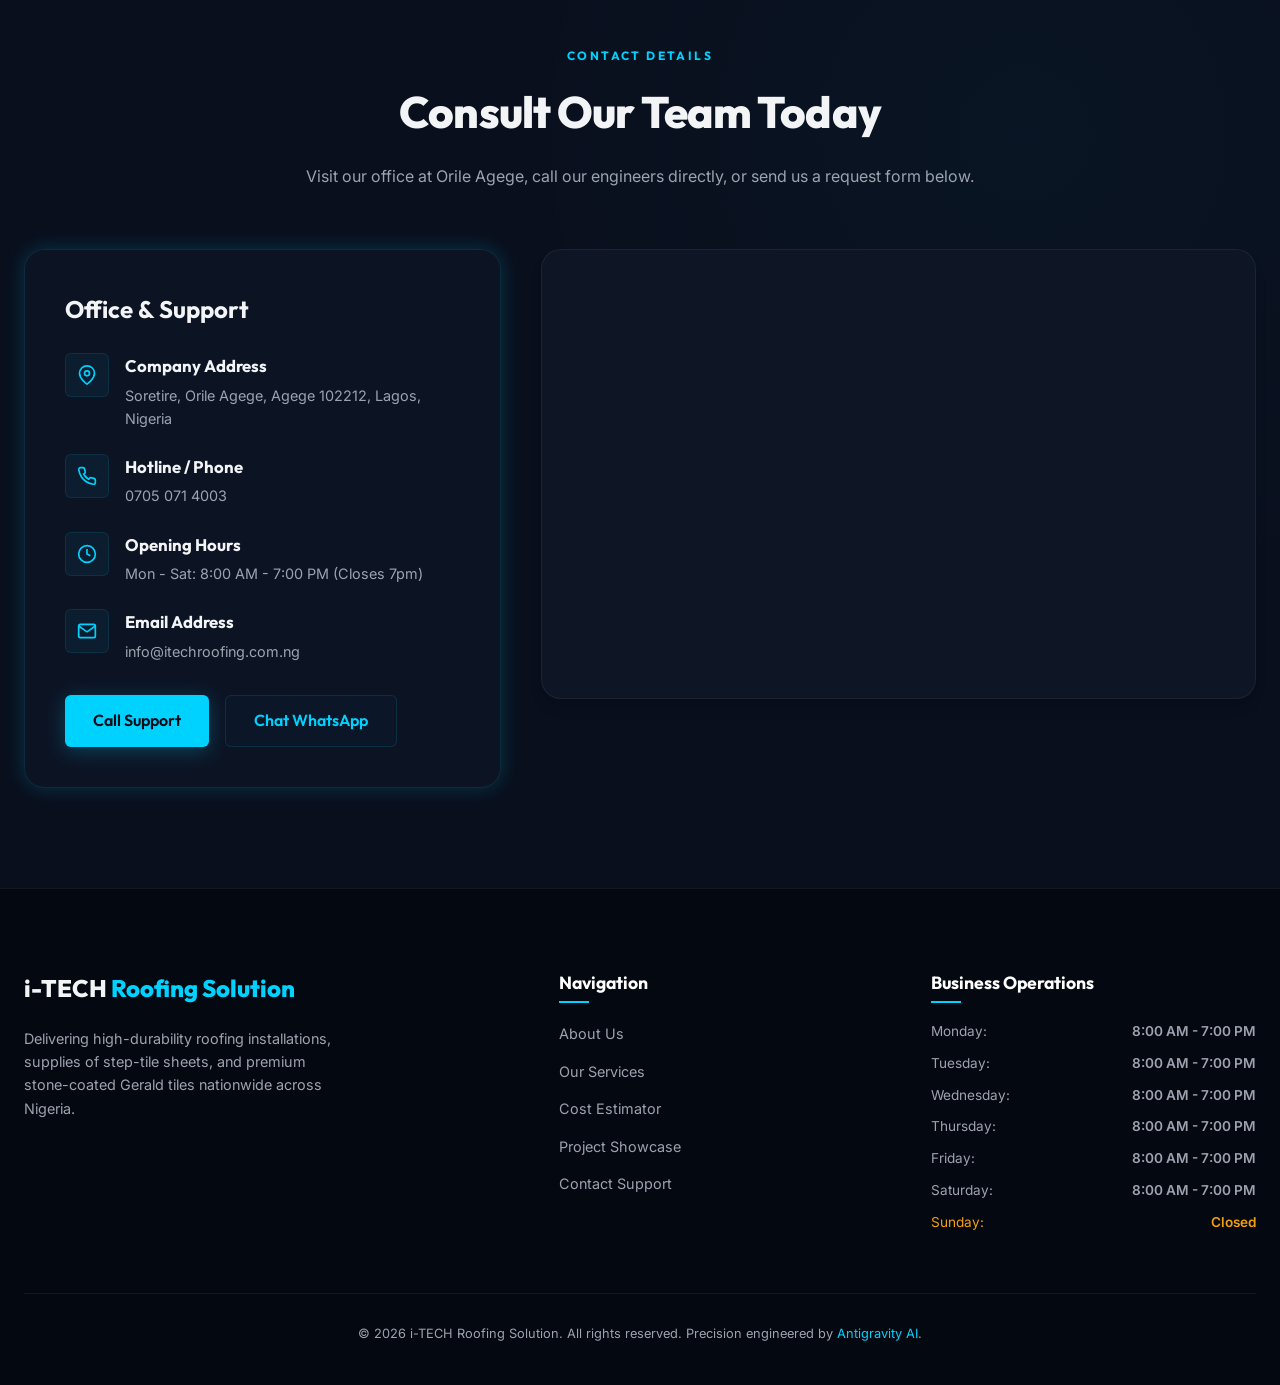
<file: itech-roofing/index.html>
<!DOCTYPE html>
<html lang="en">
<head>
  <meta charset="UTF-8">
  <meta name="viewport" content="width=device-width, initial-scale=1.0">
  <title>i-TECH Roofing Solution | Premium Roofing Construction & Gerald Stone Tiles | Nigeria</title>
  <meta name="description" content="Precision engineered roofing systems nationwide across Nigeria. Specializing in high-end roof installation, leak-proof repair, quality sheet supplies, and authentic Gerald Stone Coated Tiles. Headquartered in Agege, Lagos.">
  <link rel="stylesheet" href="styles.css">
</head>
<body>


  <!-- Header -->
  <header class="itech-header">
    <div class="container itech-nav">
      <a href="#" class="itech-logo">
        <svg width="24" height="24" viewBox="0 0 24 24" fill="none" stroke="currentColor" stroke-width="2.5" stroke-linecap="round" stroke-linejoin="round">
          <path d="m2 22 1-1h3l9-9"/>
          <path d="M3 21h18v-3.5a1 1 0 0 0-1-1H4a1 1 0 0 0-1 1V21z"/>
          <path d="M14 6.5 12 4.5l-8 8V16h3.5l8-8-2-2z"/>
          <path d="M19.5 9.5 22 7l-5-5-2.5 2.5 5 5z"/>
        </svg>
        i-TECH <span>Roofing Solution</span>
      </a>
      
      <nav class="itech-menu">
        <a href="#about">About</a>
        <a href="#services">Services</a>
        <a href="#estimator">Estimator</a>
        <a href="#projects">Projects</a>
        <a href="#testimonials">Reviews</a>
        <a href="#contact">Contact</a>
      </nav>

      <div class="header-actions">
        <a href="#estimator" class="btn btn-outline" style="padding: 10px 20px; font-size: 0.85rem;">Cost Estimator</a>
        <a href="tel:+2347050714003" class="btn btn-primary" style="padding: 10px 20px; font-size: 0.85rem;">
          <svg width="14" height="14" viewBox="0 0 24 24" fill="none" stroke="currentColor" stroke-width="2.5"><path d="M22 16.92v3a2 2 0 0 1-2.18 2 19.79 19.79 0 0 1-8.63-3.07 19.5 19.5 0 0 1-6-6 19.79 19.79 0 0 1-3.07-8.67A2 2 0 0 1 4.11 2h3a2 2 0 0 1 2 1.72 12.84 12.84 0 0 0 .7 2.81 2 2 0 0 1-.45 2.11L8.09 9.91a16 16 0 0 0 6 6l1.27-1.27a2 2 0 0 1 2.11-.45 12.84 12.84 0 0 0 2.81.7A2 2 0 0 1 22 16.92z"/></svg>
          0705 071 4003
        </a>
      </div>

      <!-- Mobile Menu Button -->
      <div class="mobile-menu-btn" id="mobile-menu-btn">
        <span></span>
        <span></span>
        <span></span>
      </div>
    </div>
  </header>

  <!-- Mobile Drawer Menu -->
  <div class="mobile-menu-panel" id="mobile-menu-panel">
    <a href="#about">About</a>
    <a href="#services">Services</a>
    <a href="#estimator">Estimator</a>
    <a href="#projects">Projects</a>
    <a href="#testimonials">Reviews</a>
    <a href="#contact">Contact</a>
    <a href="tel:+2347050714003" class="btn btn-primary" style="margin-top: 20px;">
      <svg width="18" height="18" viewBox="0 0 24 24" fill="none" stroke="currentColor" stroke-width="2"><path d="M22 16.92v3a2 2 0 0 1-2.18 2 19.79 19.79 0 0 1-8.63-3.07 19.5 19.5 0 0 1-6-6 19.79 19.79 0 0 1-3.07-8.67A2 2 0 0 1 4.11 2h3a2 2 0 0 1 2 1.72 12.84 12.84 0 0 0 .7 2.81 2 2 0 0 1-.45 2.11L8.09 9.91a16 16 0 0 0 6 6l1.27-1.27a2 2 0 0 1 2.11-.45 12.84 12.84 0 0 0 2.81.7A2 2 0 0 1 22 16.92z"/></svg>
      Call Hotline
    </a>
  </div>

  <!-- Hero Section -->
  <section class="itech-hero">
    <div class="container">
      <div class="itech-hero-content">
        <span class="badge-location">
          <svg width="14" height="14" viewBox="0 0 24 24" fill="none" stroke="currentColor" stroke-width="2.5"><path d="M21 10c0 7-9 13-9 13s-9-6-9-13a9 9 0 0 1 18 0z"/><circle cx="12" cy="10" r="3"/></svg>
          Soretire, Orile Agege, Lagos
        </span>
        <h1>Engineered Roofing Structures <br><span>Built for Lifetime Endurance</span></h1>
        <p>Premium architectural installation, specialized leak repairs, and premium supplies of Aluzinc sheets and authentic Gerald Stone Coated Tiles.</p>
        <div class="itech-hero-actions">
          <a href="#estimator" class="btn btn-primary">
            Calibrate Project Cost
            <svg width="16" height="16" viewBox="0 0 24 24" fill="none" stroke="currentColor" stroke-width="2.5"><line x1="5" y1="12" x2="19" y2="12"/><polyline points="12 5 19 12 12 19"/></svg>
          </a>
          <a href="tel:+2347050714003" class="btn btn-outline">
            Speak to a Specialist
          </a>
        </div>
      </div>
    </div>
  </section>

  <!-- Stats Grid -->
  <section class="itech-stats">
    <div class="container">
      <div class="stats-card-wrapper">
        <div class="itech-stat-grid">
          <div class="itech-stat-card">
            <h3>4.8<span>★</span></h3>
            <p>Google Rating (42 reviews)</p>
          </div>
          <div class="itech-stat-card">
            <h3>100%</h3>
            <p>Genuine Gerald Stone Tiles</p>
          </div>
          <div class="itech-stat-card">
            <h3>25<span>+</span></h3>
            <p>Years Structural Warranty</p>
          </div>
          <div class="itech-stat-card">
            <h3>150<span>+</span></h3>
            <p>Nationwide Completed Projects</p>
          </div>
        </div>
      </div>
    </div>
  </section>

  <!-- About Section -->
  <section id="about" class="itech-section">
    <div class="section-bg-grid"></div>
    <div class="container">
      <div class="grid-cols-2" style="align-items: center;">
        
        <div class="reveal">
          <span class="section-badge">Structural Excellence</span>
          <h2 style="font-family: var(--font-display); font-size: 2.25rem; margin-bottom: 24px; line-height: 1.2;">Digital-Grade Engineering Overhead</h2>
          <p style="color: var(--color-text-muted); margin-bottom: 20px;">At <strong>i-TECH Roofing Solution</strong>, we bridge the gap between traditional craftsmanship and technical engineering. A roof is more than just covers—it is a sophisticated structural shield protecting your family or commercial asset.</p>
          <p style="color: var(--color-text-muted); margin-bottom: 20px;">From our primary operational hub in <strong>Orile Agege, Lagos</strong>, we design timber truss configurations engineered for heavy storms, choose correct gauges of Aluzinc sheets, and lay premium stone-coated Gerald tiles with wind-resistant interlocking clips.</p>
          
          <ul class="tech-checklist">
            <li>
              <div class="checklist-icon flex-center">✓</div>
              <div>
                <h4>Anti-Rust Aluzinc Alloy Protection</h4>
                <p>We source sheets treated with custom aluminum-zinc alloy barriers to withstand humid salt air.</p>
              </div>
            </li>
            <li>
              <div class="checklist-icon flex-center">✓</div>
              <div>
                <h4>Authentic Stone-Coated Gerald Tiles</h4>
                <p>Certified distributor of genuine Gerald tiles, providing supreme heat insulation and quiet acoustics during heavy rain.</p>
              </div>
            </li>
          </ul>
        </div>

        <div class="reveal" style="position: relative;">
          <div class="about-image-wrapper">
            <h3 style="font-family: var(--font-display); color: var(--color-primary); margin-bottom: 16px; font-weight: 700; font-size: 1.6rem;">i-TECH Premium Advantage</h3>
            <p style="font-size: 0.95rem; color: var(--color-text-muted); margin-bottom: 24px;">Our work is backed by engineering blueprints, premium timber treatments, and a standard warranty certificate.</p>
            
            <div style="background: rgba(255, 255, 255, 0.02); border: 1px solid var(--color-border-light); border-radius: var(--radius-md); padding: 20px; display: flex; flex-direction: column; gap: 16px;">
              <div style="display: flex; gap: 16px; align-items: center;">
                <span style="font-size: 2rem; color: var(--color-primary); font-family: var(--font-display); font-weight: 800;">25</span>
                <div>
                  <h4 style="font-weight: 600;">Year Truss Warranty</h4>
                  <p style="font-size: 0.8rem; color: var(--color-text-muted);">Against sagging, wood-rot, and termite infestation.</p>
                </div>
              </div>
              <div style="display: flex; gap: 16px; align-items: center; border-top: 1px solid var(--color-border-light); padding-top: 16px;">
                <span style="font-size: 2rem; color: var(--color-secondary); font-family: var(--font-display); font-weight: 800;">100%</span>
                <div>
                  <h4 style="font-weight: 600;">Leakproof Guarantee</h4>
                  <p style="font-size: 0.8rem; color: var(--color-text-muted);">Custom liquid membrane flashing on complex valleys.</p>
                </div>
              </div>
            </div>
          </div>
        </div>

      </div>
    </div>
  </section>

  <!-- Services Section -->
  <section id="services" class="itech-section" style="background-color: rgba(14, 22, 38, 0.4);">
    <div class="section-bg-grid"></div>
    <div class="container services-container">
      <div class="section-header">
        <span class="section-badge">Our Services</span>
        <h2>Roofing Solutions Tailored for Nigeria</h2>
        <p>Comprehensive engineering services, from initial timber construction to premium finish and leak repairs.</p>
      </div>

      <div class="grid-cols-2 reveal">
        
        <!-- Service 1 -->
        <div class="service-card">
          <div class="service-icon flex-center">
            <svg width="24" height="24" viewBox="0 0 24 24" fill="none" stroke="currentColor" stroke-width="2" stroke-linecap="round" stroke-linejoin="round">
              <path d="M3 9l9-7 9 7v11a2 2 0 0 1-2 2H5a2 2 0 0 1-2-2z"/>
              <polyline points="9 22 9 12 15 12 15 22"/>
            </svg>
          </div>
          <h3>Roof Installation</h3>
          <p>Complete structural roofing installation for residential villas, commercial structures, and industrial warehouses. We handle structural timber carpentry, truss calculation, spacing alignments, and secure sheeting installation.</p>
          <ul class="service-features">
            <li><svg width="14" height="14" viewBox="0 0 24 24" fill="none" stroke="currentColor" stroke-width="3"><polyline points="20 6 9 17 4 12"/></svg> Hardwood chemical-treated timber trusses</li>
            <li><svg width="14" height="14" viewBox="0 0 24 24" fill="none" stroke="currentColor" stroke-width="3"><polyline points="20 6 9 17 4 12"/></svg> High-wind resistance anchoring techniques</li>
            <li><svg width="14" height="14" viewBox="0 0 24 24" fill="none" stroke="currentColor" stroke-width="3"><polyline points="20 6 9 17 4 12"/></svg> Engineered alignment inspections</li>
          </ul>
        </div>

        <!-- Service 2 -->
        <div class="service-card">
          <div class="service-icon flex-center">
            <svg width="24" height="24" viewBox="0 0 24 24" fill="none" stroke="currentColor" stroke-width="2" stroke-linecap="round" stroke-linejoin="round">
              <path d="M14.7 6.3a1 1 0 0 0 0 1.4l1.6 1.6a1 1 0 0 0 1.4 0l3.77-3.77a6 6 0 0 1-7.94 7.94l-6.91 6.91a2.12 2.12 0 0 1-3-3l6.91-6.91a6 6 0 0 1 7.94-7.94l-3.76 3.76z"/>
            </svg>
          </div>
          <h3>Roof Repair & Restoration</h3>
          <p>Professional diagnostic inspection and repair for sagging roof profiles, broken trusses, and persistent water leaks. We apply specialized waterproof liquid polyurethane membranes on complex roof valleys and parapet joints.</p>
          <ul class="service-features">
            <li><svg width="14" height="14" viewBox="0 0 24 24" fill="none" stroke="currentColor" stroke-width="3"><polyline points="20 6 9 17 4 12"/></svg> Precise leakage tracing and patching</li>
            <li><svg width="14" height="14" viewBox="0 0 24 24" fill="none" stroke="currentColor" stroke-width="3"><polyline points="20 6 9 17 4 12"/></svg> Damaged timber truss reinforcing/swapping</li>
            <li><svg width="14" height="14" viewBox="0 0 24 24" fill="none" stroke="currentColor" stroke-width="3"><polyline points="20 6 9 17 4 12"/></svg> Silicone waterproofing coatings</li>
          </ul>
        </div>

        <!-- Service 3 -->
        <div class="service-card">
          <div class="service-icon flex-center">
            <svg width="24" height="24" viewBox="0 0 24 24" fill="none" stroke="currentColor" stroke-width="2" stroke-linecap="round" stroke-linejoin="round">
              <rect x="3" y="3" width="18" height="18" rx="2" ry="2"/>
              <line x1="9" y1="3" x2="9" y2="21"/>
              <line x1="15" y1="3" x2="15" y2="21"/>
              <line x1="3" y1="9" x2="21" y2="9"/>
              <line x1="3" y1="15" x2="21" y2="15"/>
            </svg>
          </div>
          <h3>Roofing Sheet Supplies</h3>
          <p>Supplier of premium Aluzinc roofing sheets in multiple designs. We offer Longspan, Step-tiles, Metrocopo, and Camargo profiles, tailored directly to your requested length. High thickness specifications (0.45mm - 0.55mm) ensure durability.</p>
          <ul class="service-features">
            <li><svg width="14" height="14" viewBox="0 0 24 24" fill="none" stroke="currentColor" stroke-width="3"><polyline points="20 6 9 17 4 12"/></svg> Genuine Aluzinc high-grade steel core</li>
            <li><svg width="14" height="14" viewBox="0 0 24 24" fill="none" stroke="currentColor" stroke-width="3"><polyline points="20 6 9 17 4 12"/></svg> Multiple color coatings (matte/glossy)</li>
            <li><svg width="14" height="14" viewBox="0 0 24 24" fill="none" stroke="currentColor" stroke-width="3"><polyline points="20 6 9 17 4 12"/></svg> Cut-to-length customization to minimize waste</li>
          </ul>
        </div>

        <!-- Service 4 -->
        <div class="service-card">
          <div class="service-icon flex-center">
            <svg width="24" height="24" viewBox="0 0 24 24" fill="none" stroke="currentColor" stroke-width="2" stroke-linecap="round" stroke-linejoin="round">
              <polygon points="12 2 22 8.5 22 15.5 12 22 2 15.5 2 8.5 12 2"/>
              <line x1="12" y1="22" x2="12" y2="12"/>
              <line x1="12" y1="12" x2="22" y2="8.5"/>
              <line x1="12" y1="12" x2="2" y2="8.5"/>
              <path d="M22 8.5 12 5 2 8.5"/>
            </svg>
          </div>
          <h3>Gerald (Stone Coated Tiles)</h3>
          <p>Distributor and installer of premium Gerald stone-coated metal roof tiles. These tiles combine the strength of structural steel with beautiful textured volcanic stone chips. Excellent for noise reduction, aesthetic elegance, and thermal insulation.</p>
          <ul class="service-features">
            <li><svg width="14" height="14" viewBox="0 0 24 24" fill="none" stroke="currentColor" stroke-width="3"><polyline points="20 6 9 17 4 12"/></svg> Bond, Classic, Shingle, and Shake profiles</li>
            <li><svg width="14" height="14" viewBox="0 0 24 24" fill="none" stroke="currentColor" stroke-width="3"><polyline points="20 6 9 17 4 12"/></svg> Non-fading UV resistant natural stone granules</li>
            <li><svg width="14" height="14" viewBox="0 0 24 24" fill="none" stroke="currentColor" stroke-width="3"><polyline points="20 6 9 17 4 12"/></svg> Overlocking interlocks to resist storm uplift</li>
          </ul>
        </div>

      </div>
    </div>
  </section>

  <!-- Interactive Project Cost Estimator -->
  <section id="estimator" class="itech-section">
    <div class="section-bg-grid"></div>
    <div class="container estimator-container">
      <div class="section-header">
        <span class="section-badge">Cost Estimator</span>
        <h2>Estimate Your Roofing Investment</h2>
        <p>Get a calibrated preliminary budget breakdown for materials, truss structure reinforcement, and professional labor in Nigeria.</p>
      </div>

      <div class="estimator-box reveal">
        <div class="estimator-grid">
          
          <!-- Controls Panel -->
          <div class="estimator-form">
            
            <div class="form-group">
              <label for="estimator-material">Select Sheeting / Tile System</label>
              <div class="select-wrapper">
                <select id="estimator-material" class="select-input">
                  <option value="gerald" data-price="30000" selected>Gerald Stone Coated Tiles (₦30,000 / m²)</option>
                  <option value="aluzinc" data-price="22000">Premium Step-Tile Aluzinc Sheets (₦22,000 / m²)</option>
                  <option value="install" data-price="12000">Complete Installation Package (₦12,000 / m²)</option>
                  <option value="repair" data-price="8000">Leak Repair & Restoration (₦8,000 / m²)</option>
                </select>
              </div>
            </div>

            <div class="form-group slider-group">
              <div class="slider-header">
                <label>Roof Surface Area</label>
                <span id="area-val-text" class="slider-val">200 m²</span>
              </div>
              <div class="slider-controls">
                <span style="font-size: 0.8rem; color: var(--color-text-muted);">50 m²</span>
                <input type="range" id="estimator-area" class="slider-range" min="50" max="1200" value="200" step="10">
                <span style="font-size: 0.8rem; color: var(--color-text-muted);">1,200 m²</span>
              </div>
            </div>

            <div class="form-group">
              <label for="estimator-complexity">Roof Structure Complexity</label>
              <div class="select-wrapper">
                <select id="estimator-complexity" class="select-input">
                  <option value="1.0" selected>Flat / Low-Slope Profile (Standard)</option>
                  <option value="1.15">Gable / Hip Roof Profile (Standard Multi-Slope)</option>
                  <option value="1.35">Architectural High Pitch (Complex Valleys/Curves)</option>
                </select>
              </div>
            </div>

            <div class="form-group">
              <label>Select Structural Add-ons</label>
              <div class="checkbox-group">
                
                <label class="checkbox-label">
                  <input type="checkbox" id="add-woodwork" class="checkbox-input" checked>
                  <span class="checkbox-custom"></span>
                  <span>Truss Hardwood Framing (+₦6,500 / m²)</span>
                </label>

                <label class="checkbox-label">
                  <input type="checkbox" id="add-waterproofing" class="checkbox-input">
                  <span class="checkbox-custom"></span>
                  <span>Double Membrane Waterproofing (+₦4,500 / m²)</span>
                </label>

                <label class="checkbox-label">
                  <input type="checkbox" id="add-rustproofing" class="checkbox-input">
                  <span class="checkbox-custom"></span>
                  <span>Corrosion Resistant Sealant (+₦2,500 / m²)</span>
                </label>

              </div>
            </div>

          </div>

          <!-- Price Display Panel -->
          <div class="estimator-result">
            <div class="result-header">
              <span>Calibrated Naira Estimate</span>
              <div class="result-price">
                <span style="font-size: 1.15rem; color: var(--color-text-main); font-weight: 500; text-transform:none;">Budget Range:</span>
                <div id="output-price-min">₦6,570,000</div>
                <div style="font-size: 1rem; color: var(--color-text-muted); font-weight: 500; margin: 4px 0;">to</div>
                <div id="output-price-max">₦8,395,000</div>
                <span>*Estimates cover standard material and execution.</span>
              </div>
            </div>

            <div class="result-breakdown">
              <div class="breakdown-row">
                <span>Base Roof Sheeting:</span>
                <span id="breakdown-base">₦6,000,000</span>
              </div>
              <div class="breakdown-row">
                <span>Hardwood Timber:</span>
                <span id="breakdown-wood">₦1,300,000</span>
              </div>
              <div class="breakdown-row">
                <span>Liquid Membrane:</span>
                <span id="breakdown-water">₦0</span>
              </div>
              <div class="breakdown-row" style="border-top: 1px dashed var(--color-border-light); padding-top: 8px; margin-top: 8px;">
                <span style="color: var(--color-primary); font-weight: 700;">Estimated Total:</span>
                <span id="breakdown-total" style="color: var(--color-primary); font-weight: 700;">₦7,300,000</span>
              </div>
            </div>

            <a href="https://wa.me/2347050714003" class="btn btn-secondary" style="width: 100%;" target="_blank">
              <svg width="16" height="16" viewBox="0 0 24 24" fill="none" stroke="currentColor" stroke-width="2.5"><path d="M21 15a2 2 0 0 1-2 2H7l-4 4V5a2 2 0 0 1 2-2h14a2 2 0 0 1 2 2z"/></svg>
              Lock in Estimate via WhatsApp
            </a>
          </div>

        </div>
      </div>
    </div>
  </section>

  <!-- Project Showcase Gallery -->
  <section id="projects" class="itech-section" style="background-color: rgba(14, 22, 38, 0.4);">
    <div class="section-bg-grid"></div>
    <div class="container">
      <div class="section-header">
        <span class="section-badge">Project Showcase</span>
        <h2>Engineered Roofs Across Nigeria</h2>
        <p>A demonstration of roofing construction projects executed by our skilled installers.</p>
      </div>

      <div class="gallery-grid reveal">
        
        <!-- Project 1 -->
        <div class="gallery-card">
          <div class="gallery-img-container">
            <img src="hero_roof.png" alt="Luxury Villa Roof" style="width: 100%; height: 100%; object-fit: cover;">
            <div class="gallery-img-overlay">
              <span class="badge">Gerald Stone Coated</span>
            </div>
          </div>
          <div class="gallery-info">
            <h3>Modern Residential Duplex Roof</h3>
            <p>Complete structural roof installation utilizing charcoal black Gerald Shingle tiles, fitted on chemically-treated mahogany timber trusses.</p>
            <div class="gallery-meta">
              <span>Location: <strong>Ikeja GRA, Lagos</strong></span>
              <span>Scope: <strong>480 m²</strong></span>
            </div>
          </div>
        </div>

        <!-- Project 2 -->
        <div class="gallery-card">
          <div class="gallery-img-container">
            <!-- Sleek SVG illustration representation since we hit generation limits -->
            <div style="width: 100%; height: 100%; background: linear-gradient(135deg, #111e35, #080e1b); display: flex; align-items: center; justify-content: center; position: relative;">
              <svg width="80" height="80" viewBox="0 0 24 24" fill="none" stroke="var(--color-primary)" stroke-width="1.5" style="opacity: 0.85;">
                <path d="M3 9l9-7 9 7v11a2 2 0 0 1-2 2H5a2 2 0 0 1-2-2z"/>
                <polyline points="9 22 9 12 15 12 15 22"/>
              </svg>
              <div style="position: absolute; bottom: 0; left: 0; width: 100%; height: 100%; background: linear-gradient(to bottom, transparent, rgba(7,12,23,0.95));"></div>
            </div>
            <div class="gallery-img-overlay">
              <span class="badge">Roofing Sheets</span>
            </div>
          </div>
          <div class="gallery-info">
            <h3>Commercial Warehouse Facility</h3>
            <p>Installation of high-durability Camargo matte Aluzinc roofing sheets (0.55mm thickness) with specialized high-wind anchoring systems.</p>
            <div class="gallery-meta">
              <span>Location: <strong>Orile Agege, Lagos</strong></span>
              <span>Scope: <strong>950 m²</strong></span>
            </div>
          </div>
        </div>

        <!-- Project 3 -->
        <div class="gallery-card">
          <div class="gallery-img-container">
            <div style="width: 100%; height: 100%; background: linear-gradient(135deg, #111e35, #080e1b); display: flex; align-items: center; justify-content: center; position: relative;">
              <svg width="80" height="80" viewBox="0 0 24 24" fill="none" stroke="var(--color-primary)" stroke-width="1.5" style="opacity: 0.85;">
                <path d="M12 22s8-4 8-10V5l-8-3-8 3v7c0 6 8 10 8 10z"/>
              </svg>
              <div style="position: absolute; bottom: 0; left: 0; width: 100%; height: 100%; background: linear-gradient(to bottom, transparent, rgba(7,12,23,0.95));"></div>
            </div>
            <div class="gallery-img-overlay">
              <span class="badge">Roof Repair</span>
            </div>
          </div>
          <div class="gallery-info">
            <h3>Estate Villa Leakage Restoration</h3>
            <p>Diagnostics, truss reinforcing, and re-laying step-tile sheets with double liquid polyurethane waterproofing coatings to seal joints.</p>
            <div class="gallery-meta">
                    <span>Location: <strong>Wuse II, Abuja</strong></span>
                    <span>Scope: <strong>320 m²</strong></span>
            </div>
          </div>
        </div>

        <!-- Project 4 -->
        <div class="gallery-card">
          <div class="gallery-img-container">
            <div style="width: 100%; height: 100%; background: linear-gradient(135deg, #111e35, #080e1b); display: flex; align-items: center; justify-content: center; position: relative;">
              <svg width="80" height="80" viewBox="0 0 24 24" fill="none" stroke="var(--color-primary)" stroke-width="1.5" style="opacity: 0.85;">
                <polygon points="12 2 22 8.5 22 15.5 12 22 2 15.5 2 8.5 12 2"/>
              </svg>
              <div style="position: absolute; bottom: 0; left: 0; width: 100%; height: 100%; background: linear-gradient(to bottom, transparent, rgba(7,12,23,0.95));"></div>
            </div>
            <div class="gallery-img-overlay">
              <span class="badge">Gerald Classic</span>
            </div>
          </div>
          <div class="gallery-info">
            <h3>Classic Multi-Level Villa Roof</h3>
            <p>Architectural multi-pitch roof construction installing Gerald Classic stone-coated tiles (Terracotta Red) on pre-treated structural woodwork.</p>
            <div class="gallery-meta">
                    <span>Location: <strong>GRA Phase 2, Port Harcourt</strong></span>
                    <span>Scope: <strong>600 m²</strong></span>
            </div>
          </div>
        </div>

      </div>
    </div>
  </section>

  <!-- Reviews Section -->
  <section id="testimonials" class="itech-section">
    <div class="section-bg-grid"></div>
    <div class="container">
      <div class="section-header">
        <span class="section-badge">Client Reviews</span>
        <h2>What Property Owners Across Nigeria Say</h2>
        <p>Verified comments from property developers and residential clients nationwide who trusted i-TECH.</p>
      </div>

      <div class="testimonials-grid reveal">
        
        <!-- Review 1 -->
        <div class="testimonial-card">
          <div class="review-stars">
            <div class="star-rating">
              <svg viewBox="0 0 24 24"><path d="M12 17.27L18.18 21l-1.64-7.03L22 9.24l-7.19-.61L12 2 9.19 8.63 2 9.24l5.46 4.73L5.82 21z"/></svg>
              <svg viewBox="0 0 24 24"><path d="M12 17.27L18.18 21l-1.64-7.03L22 9.24l-7.19-.61L12 2 9.19 8.63 2 9.24l5.46 4.73L5.82 21z"/></svg>
              <svg viewBox="0 0 24 24"><path d="M12 17.27L18.18 21l-1.64-7.03L22 9.24l-7.19-.61L12 2 9.19 8.63 2 9.24l5.46 4.73L5.82 21z"/></svg>
              <svg viewBox="0 0 24 24"><path d="M12 17.27L18.18 21l-1.64-7.03L22 9.24l-7.19-.61L12 2 9.19 8.63 2 9.24l5.46 4.73L5.82 21z"/></svg>
              <svg viewBox="0 0 24 24"><path d="M12 17.27L18.18 21l-1.64-7.03L22 9.24l-7.19-.61L12 2 9.19 8.63 2 9.24l5.46 4.73L5.82 21z"/></svg>
            </div>
          </div>
          <p>"Extremely professional team. We contracted i-TECH to supply and install Gerald Stone Tiles on our new duplex in Ikeja. The wood structure was treated properly, and alignment was perfect. No leaks since then."</p>
          <div class="reviewer-profile">
            <div class="reviewer-avatar flex-center">CO</div>
            <div class="reviewer-details">
              <h4>Chief Olatunji K.</h4>
              <p>Property Developer, Ikeja</p>
            </div>
          </div>
        </div>

        <!-- Review 2 -->
        <div class="testimonial-card">
          <div class="review-stars">
            <div class="star-rating">
              <svg viewBox="0 0 24 24"><path d="M12 17.27L18.18 21l-1.64-7.03L22 9.24l-7.19-.61L12 2 9.19 8.63 2 9.24l5.46 4.73L5.82 21z"/></svg>
              <svg viewBox="0 0 24 24"><path d="M12 17.27L18.18 21l-1.64-7.03L22 9.24l-7.19-.61L12 2 9.19 8.63 2 9.24l5.46 4.73L5.82 21z"/></svg>
              <svg viewBox="0 0 24 24"><path d="M12 17.27L18.18 21l-1.64-7.03L22 9.24l-7.19-.61L12 2 9.19 8.63 2 9.24l5.46 4.73L5.82 21z"/></svg>
              <svg viewBox="0 0 24 24"><path d="M12 17.27L18.18 21l-1.64-7.03L22 9.24l-7.19-.61L12 2 9.19 8.63 2 9.24l5.46 4.73L5.82 21z"/></svg>
              <svg viewBox="0 0 24 24"><path d="M12 17.27L18.18 21l-1.64-7.03L22 9.24l-7.19-.61L12 2 9.19 8.63 2 9.24l5.46 4.73L5.82 21z"/></svg>
            </div>
          </div>
          <p>"Our estate roof was leaking on multiple valleys. Two roofers tried and failed, but i-TECH diagnosed it, reinforces the sagging trusses, and applied membrane waterproofing. They did it within 4 days. Highly recommended."</p>
          <div class="reviewer-profile">
            <div class="reviewer-avatar flex-center">EA</div>
            <div class="reviewer-details">
              <h4>Engr. Adewale F.</h4>
              <p>Homeowner, Wuse II, Abuja</p>
            </div>
          </div>
        </div>

        <!-- Review 3 -->
        <div class="testimonial-card">
          <div class="review-stars">
            <div class="star-rating">
              <svg viewBox="0 0 24 24"><path d="M12 17.27L18.18 21l-1.64-7.03L22 9.24l-7.19-.61L12 2 9.19 8.63 2 9.24l5.46 4.73L5.82 21z"/></svg>
              <svg viewBox="0 0 24 24"><path d="M12 17.27L18.18 21l-1.64-7.03L22 9.24l-7.19-.61L12 2 9.19 8.63 2 9.24l5.46 4.73L5.82 21z"/></svg>
              <svg viewBox="0 0 24 24"><path d="M12 17.27L18.18 21l-1.64-7.03L22 9.24l-7.19-.61L12 2 9.19 8.63 2 9.24l5.46 4.73L5.82 21z"/></svg>
              <svg viewBox="0 0 24 24"><path d="M12 17.27L18.18 21l-1.64-7.03L22 9.24l-7.19-.61L12 2 9.19 8.63 2 9.24l5.46 4.73L5.82 21z"/></svg>
              <svg viewBox="0 0 24 24" style="color: #4b5563;"><path d="M12 17.27L18.18 21l-1.64-7.03L22 9.24l-7.19-.61L12 2 9.19 8.63 2 9.24l5.46 4.73L5.82 21z"/></svg>
            </div>
          </div>
          <p>"We purchased roofing sheets directly from them for our project in Agege. Very transparent rates, accurate measurements, and swift delivery to the construction site. Great customer relation."</p>
          <div class="reviewer-profile">
            <div class="reviewer-avatar flex-center">AM</div>
            <div class="reviewer-details">
              <h4>Alhaji Musa Y.</h4>
              <p>Developer, Port Harcourt</p>
            </div>
          </div>
        </div>

      </div>
    </div>
  </section>

  <!-- Contact & Map Section -->
  <section id="contact" class="itech-section" style="background-color: rgba(14, 22, 38, 0.4);">
    <div class="section-bg-grid"></div>
    <div class="container">
      <div class="section-header">
        <span class="section-badge">Contact Details</span>
        <h2>Consult Our Team Today</h2>
        <p>Visit our office at Orile Agege, call our engineers directly, or send us a request form below.</p>
      </div>

      <div class="contact-container reveal">
        
        <!-- Contact details -->
        <div class="contact-card">
          <h3 style="font-family: var(--font-display); font-size: 1.5rem; margin-bottom: 24px;">Office & Support</h3>
          
          <div class="contact-info-list">
            
            <div class="contact-item">
              <div class="contact-icon flex-center">
                <svg width="20" height="20" viewBox="0 0 24 24" fill="none" stroke="currentColor" stroke-width="2"><path d="M21 10c0 7-9 13-9 13s-9-6-9-13a9 9 0 0 1 18 0z"/><circle cx="12" cy="10" r="3"/></svg>
              </div>
              <div class="contact-text">
                <h4>Company Address</h4>
                <p>Soretire, Orile Agege, Agege 102212, Lagos, Nigeria</p>
              </div>
            </div>

            <div class="contact-item">
              <div class="contact-icon flex-center">
                <svg width="20" height="20" viewBox="0 0 24 24" fill="none" stroke="currentColor" stroke-width="2"><path d="M22 16.92v3a2 2 0 0 1-2.18 2 19.79 19.79 0 0 1-8.63-3.07 19.5 19.5 0 0 1-6-6 19.79 19.79 0 0 1-3.07-8.67A2 2 0 0 1 4.11 2h3a2 2 0 0 1 2 1.72 12.84 12.84 0 0 0 .7 2.81 2 2 0 0 1-.45 2.11L8.09 9.91a16 16 0 0 0 6 6l1.27-1.27a2 2 0 0 1 2.11-.45 12.84 12.84 0 0 0 2.81.7A2 2 0 0 1 22 16.92z"/></svg>
              </div>
              <div class="contact-text">
                <h4>Hotline / Phone</h4>
                <p><a href="tel:+2347050714003">0705 071 4003</a></p>
              </div>
            </div>

            <div class="contact-item">
              <div class="contact-icon flex-center">
                <svg width="20" height="20" viewBox="0 0 24 24" fill="none" stroke="currentColor" stroke-width="2"><circle cx="12" cy="12" r="10"/><polyline points="12 6 12 12 16 14"/></svg>
              </div>
              <div class="contact-text">
                <h4>Opening Hours</h4>
                <p>Mon - Sat: 8:00 AM - 7:00 PM (Closes 7pm)</p>
              </div>
            </div>

            <div class="contact-item">
              <div class="contact-icon flex-center">
                <svg width="20" height="20" viewBox="0 0 24 24" fill="none" stroke="currentColor" stroke-width="2"><path d="M4 4h16c1.1 0 2 .9 2 2v12c0 1.1-.9 2-2 2H4c-1.1 0-2-.9-2-2V6c0-1.1.9-2 2-2z"/><polyline points="22,6 12,13 2,6"/></svg>
              </div>
              <div class="contact-text">
                <h4>Email Address</h4>
                <p><a href="mailto:info@itechroofing.com.ng">info@itechroofing.com.ng</a></p>
              </div>
            </div>

          </div>

          <div style="margin-top: 32px; display: flex; gap: 16px;">
            <a href="tel:+2347050714003" class="btn btn-primary">Call Support</a>
            <a href="https://wa.me/2347050714003" class="btn btn-outline" target="_blank">Chat WhatsApp</a>
          </div>
        </div>

        <!-- Google Map -->
        <div class="map-card">
          <iframe 
            src="https://www.google.com/maps/embed?pb=!1m18!1m12!1m3!1d3963.267878893976!2d3.3134639749533355!3d6.6136270933802525!2m3!1f0!2f0!3f0!3m2!1i1024!2i768!4f13.1!3m3!1m2!1s0x103b916fa7cbdf9f%3A0xe54d375371c667!2sOrile%20Agege%2C%20Lagos!5e0!3m2!1sen!2sng!4v1718198400000!5m2!1sen!2sng"
            allowfullscreen="" 
            loading="lazy" 
            referrerpolicy="no-referrer-when-downgrade">
          </iframe>
        </div>

      </div>
    </div>
  </section>

  <!-- Footer -->
  <footer class="itech-footer">
    <div class="container">
      <div class="footer-grid">
        
        <div class="footer-brand">
          <h3>i-TECH <span>Roofing Solution</span></h3>
          <p>Delivering high-durability roofing installations, supplies of step-tile sheets, and premium stone-coated Gerald tiles nationwide across Nigeria.</p>
        </div>

        <div class="footer-column">
          <h4>Navigation</h4>
          <ul class="footer-links">
            <li><a href="#about">About Us</a></li>
            <li><a href="#services">Our Services</a></li>
            <li><a href="#estimator">Cost Estimator</a></li>
            <li><a href="#projects">Project Showcase</a></li>
            <li><a href="#contact">Contact Support</a></li>
          </ul>
        </div>

        <div class="footer-column">
          <h4>Business Operations</h4>
          <div class="footer-hours-list">
            <div class="footer-hour-row">
              <span>Monday:</span>
              <span>8:00 AM - 7:00 PM</span>
            </div>
            <div class="footer-hour-row">
              <span>Tuesday:</span>
              <span>8:00 AM - 7:00 PM</span>
            </div>
            <div class="footer-hour-row">
              <span>Wednesday:</span>
              <span>8:00 AM - 7:00 PM</span>
            </div>
            <div class="footer-hour-row">
              <span>Thursday:</span>
              <span>8:00 AM - 7:00 PM</span>
            </div>
            <div class="footer-hour-row">
              <span>Friday:</span>
              <span>8:00 AM - 7:00 PM</span>
            </div>
            <div class="footer-hour-row">
              <span>Saturday:</span>
              <span>8:00 AM - 7:00 PM</span>
            </div>
            <div class="footer-hour-row" style="color: var(--color-accent);">
              <span>Sunday:</span>
              <span>Closed</span>
            </div>
          </div>
        </div>

      </div>

      <div class="footer-bottom">
        <p>&copy; 2026 i-TECH Roofing Solution. All rights reserved. Precision engineered by <span>Antigravity AI</span>.</p>
      </div>
    </div>
  </footer>

  <!-- Floating WhatsApp Widget -->
  <a href="#" class="whatsapp-float flex-center" id="whatsapp-float" aria-label="Chat with our engineers on WhatsApp">
    <svg viewBox="0 0 24 24">
      <path d="M.057 24l1.687-6.163c-1.041-1.804-1.588-3.849-1.587-5.946C.06 5.348 5.397.01 12.008.01c3.202.001 6.212 1.246 8.477 3.514 2.266 2.268 3.507 5.28 3.505 8.484-.004 6.657-5.34 11.997-11.953 11.997-2.005-.001-3.973-.502-5.73-1.455L0 24zm6.59-4.846c1.6.95 3.188 1.449 4.825 1.451 5.436 0 9.86-4.37 9.864-9.799.002-2.63-1.023-5.101-2.885-6.965C16.59 2.01 14.12 1.01 11.5 1.012c-5.443 0-9.87 4.372-9.874 9.802-.001 1.693.475 3.336 1.378 4.787l-.926 3.385 3.479-.912zm11.306-6.862c-.27-.135-1.602-.79-1.85-.882-.25-.092-.43-.137-.61.137-.18.27-.7.882-.857 1.066-.158.184-.316.207-.587.072-.27-.135-1.143-.42-2.176-1.341-.803-.717-1.346-1.603-1.503-1.872-.158-.27-.017-.417.118-.552.122-.122.27-.316.406-.473.136-.158.18-.27.27-.45.09-.18.045-.338-.022-.473-.068-.135-.61-1.47-.836-2.015-.22-.53-.44-.457-.61-.466-.157-.008-.337-.009-.517-.009-.18 0-.472.067-.72.337-.247.27-.945.922-.945 2.25 0 1.328.967 2.61 1.102 2.793.135.18 1.902 2.904 4.6 4.07 1.116.483 1.99.773 2.67.989.682.215 1.3.18 1.79.106.545-.08 1.602-.656 1.83-.1.228-.656.228-1.219.16-1.328-.07-.109-.25-.2-.52-.337z"/>
    </svg>
  </a>

  <script src="script.js"></script>
</body>
</html>
</file>
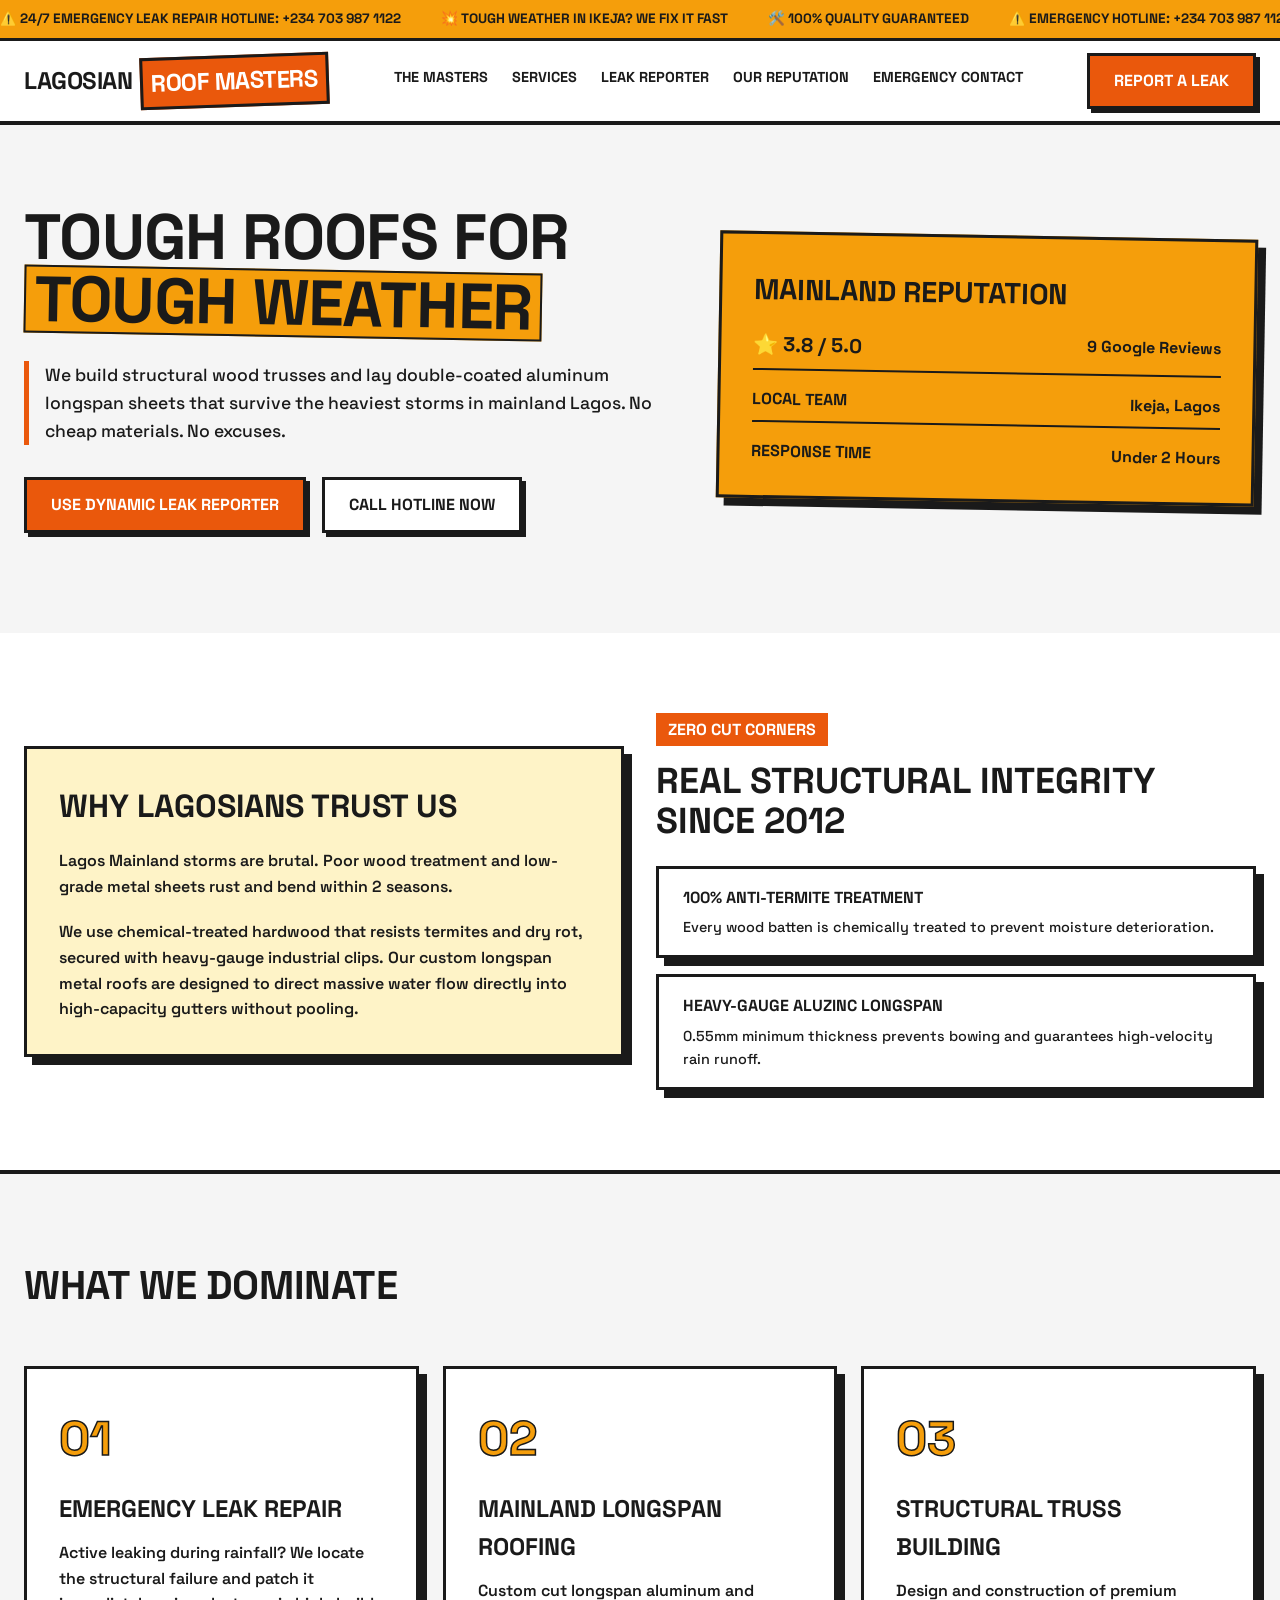
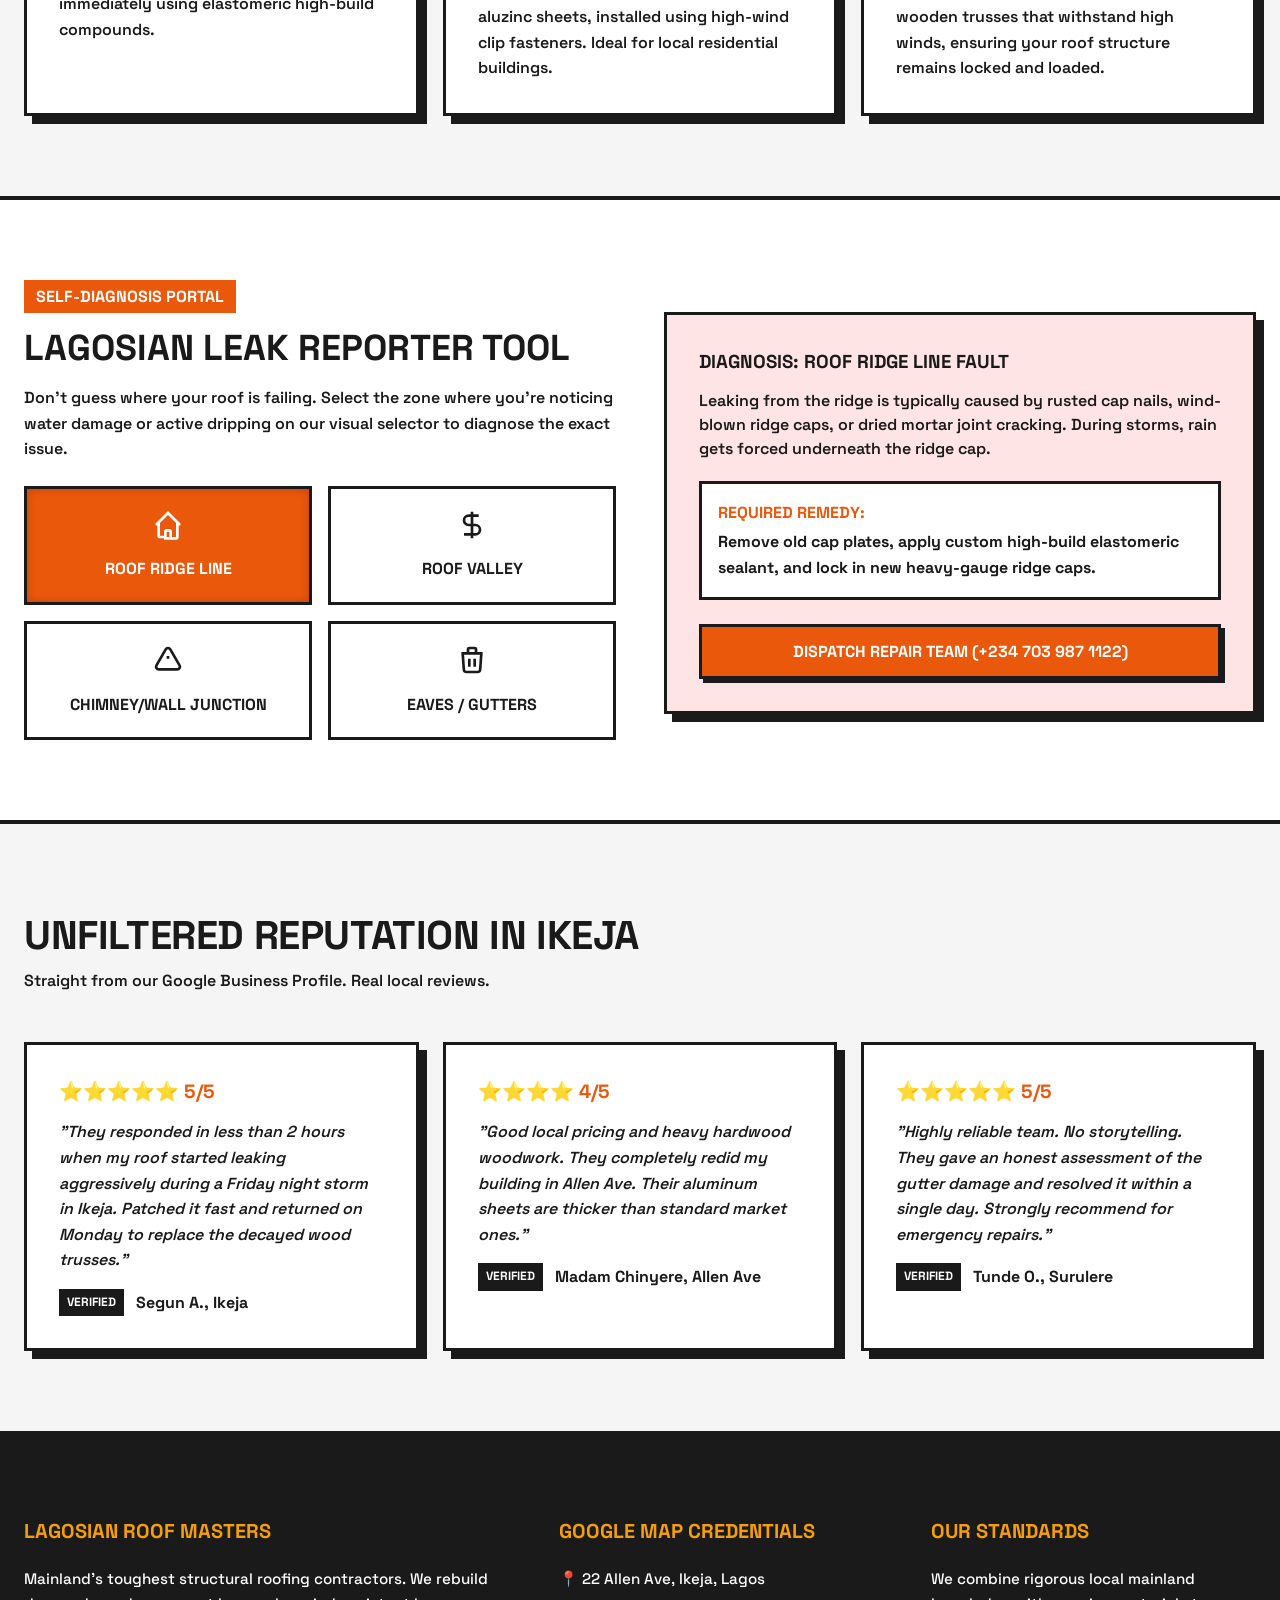
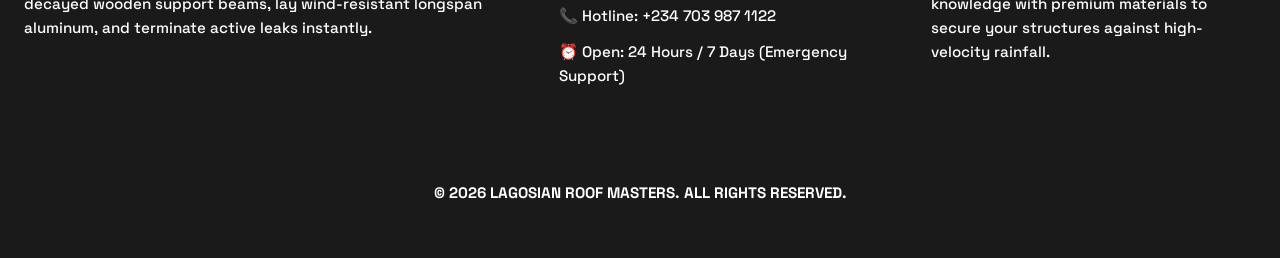
<file: lagosian-roof-masters/index.html>
<!DOCTYPE html>
<html lang="en">
<head>
  <meta charset="UTF-8">
  <meta name="viewport" content="width=device-width, initial-scale=1.0">
  <title>Lagosian Roof Masters | High-Performance Structural Roofing & Leak Repair</title>
  <meta name="description" content="No leaks, no excuses. Trusted roofing contractors in Ikeja, Lagos specializing in rapid-response repair, structural truss systems, and premium aluminum longspan.">
  <link rel="stylesheet" href="shared.css">
  <link rel="stylesheet" href="lagosian.css">
</head>
<body class="lrm-theme">

  <!-- Emergency Ticker Bar -->
  <div class="lrm-emergency-ticker">
    <div style="display: flex; gap: 40px; animation: ticker 20s linear infinite;">
      <span>⚠️ 24/7 EMERGENCY LEAK REPAIR HOTLINE: +234 703 987 1122</span>
      <span>💥 TOUGH WEATHER IN IKEJA? WE FIX IT FAST</span>
      <span>🛠️ 100% QUALITY GUARANTEED</span>
      <span>⚠️ EMERGENCY HOTLINE: +234 703 987 1122</span>
    </div>
  </div>

  <style>
    @keyframes ticker {
      0% { transform: translateX(0%); }
      100% { transform: translateX(-50%); }
    }
  </style>

  <!-- Header -->
  <header class="lrm-header">
    <div class="container lrm-nav">
      <a href="#" class="lrm-logo">
        Lagosian <span>Roof Masters</span>
      </a>
      <nav class="lrm-menu">
        <a href="#about">The Masters</a>
        <a href="#services">Services</a>
        <a href="#reporter">Leak Reporter</a>
        <a href="#reviews">Our Reputation</a>
        <a href="#contact">Emergency Contact</a>
      </nav>
      <div>
        <a href="#reporter" class="lrm-btn-primary">
          Report A Leak
        </a>
      </div>
    </div>
  </header>

  <!-- Hero Section -->
  <section class="lrm-hero">
    <div class="container">
      <div class="lrm-hero-grid">
        <div class="lrm-hero-text">
          <h1>Tough Roofs For <mark>Tough Weather</mark></h1>
          <p>We build structural wood trusses and lay double-coated aluminum longspan sheets that survive the heaviest storms in mainland Lagos. No cheap materials. No excuses.</p>
          <div class="lrm-hero-actions">
            <a href="#reporter" class="lrm-btn-primary">
              Use Dynamic Leak Reporter
            </a>
            <a href="tel:+2347039871122" class="lrm-btn-outline">
              Call Hotline Now
            </a>
          </div>
        </div>

        <div class="lrm-neocard" style="background: var(--color-lrm-accent); transform: rotate(1deg);">
          <h3 style="font-weight: 900; font-size: 1.8rem; text-transform: uppercase; margin-bottom: 16px;">MAINLAND REPUTATION</h3>
          <div style="display: flex; flex-direction: column; gap: 16px; font-weight: 700;">
            <div style="border-bottom: 2px solid var(--color-lrm-border); padding-bottom: 8px;">
              <span style="font-size: 1.25rem;">⭐ 3.8 / 5.0</span>
              <span style="float: right;">9 Google Reviews</span>
            </div>
            <div style="border-bottom: 2px solid var(--color-lrm-border); padding-bottom: 8px;">
              <span>LOCAL TEAM</span>
              <span style="float: right;">Ikeja, Lagos</span>
            </div>
            <div>
              <span>RESPONSE TIME</span>
              <span style="float: right;">Under 2 Hours</span>
            </div>
          </div>
        </div>
      </div>
    </div>
  </section>

  <!-- The Masters Info -->
  <section id="about" class="lrm-section" style="background: white;">
    <div class="container">
      <div class="grid-cols-2" style="align-items: center;">
        <div class="lrm-neocard" style="background: #FEF3C7;">
          <h3 style="font-size: 2rem; font-weight: 900; margin-bottom: 16px; text-transform: uppercase;">Why Lagosians Trust Us</h3>
          <p style="font-weight: 600; margin-bottom: 20px;">Lagos Mainland storms are brutal. Poor wood treatment and low-grade metal sheets rust and bend within 2 seasons.</p>
          <p style="font-weight: 600;">We use chemical-treated hardwood that resists termites and dry rot, secured with heavy-gauge industrial clips. Our custom longspan metal roofs are designed to direct massive water flow directly into high-capacity gutters without pooling.</p>
        </div>
        <div>
          <span style="background: var(--color-lrm-primary); color: white; padding: 4px 12px; font-weight: 700; text-transform: uppercase; display: inline-block; margin-bottom: 16px;">Zero Cut Corners</span>
          <h2 style="font-size: 2.25rem; font-weight: 900; text-transform: uppercase; margin-bottom: 24px; line-height: 1.1;">Real Structural Integrity Since 2012</h2>
          <div style="display: flex; flex-direction: column; gap: 16px;">
            <div class="lrm-neocard" style="padding: 16px 24px;">
              <h4 style="font-weight: 900; text-transform: uppercase;">100% Anti-Termite Treatment</h4>
              <p style="font-size: 0.9rem; font-weight: 500; margin-top: 6px;">Every wood batten is chemically treated to prevent moisture deterioration.</p>
            </div>
            <div class="lrm-neocard" style="padding: 16px 24px;">
              <h4 style="font-weight: 900; text-transform: uppercase;">Heavy-Gauge Aluzinc Longspan</h4>
              <p style="font-size: 0.9rem; font-weight: 500; margin-top: 6px;">0.55mm minimum thickness prevents bowing and guarantees high-velocity rain runoff.</p>
            </div>
          </div>
        </div>
      </div>
    </div>
  </section>

  <!-- Services Section -->
  <section id="services" class="lrm-section">
    <div class="container">
      <div class="lrm-section-title">
        <h2>What We Dominate</h2>
      </div>
      <div class="grid-cols-3">
        <div class="lrm-neocard lrm-service-card">
          <div class="lrm-service-num">01</div>
          <h3>Emergency Leak Repair</h3>
          <p style="font-weight: 600;">Active leaking during rainfall? We locate the structural failure and patch it immediately using elastomeric high-build compounds.</p>
        </div>

        <div class="lrm-neocard lrm-service-card">
          <div class="lrm-service-num">02</div>
          <h3>Mainland Longspan Roofing</h3>
          <p style="font-weight: 600;">Custom cut longspan aluminum and aluzinc sheets, installed using high-wind clip fasteners. Ideal for local residential buildings.</p>
        </div>

        <div class="lrm-neocard lrm-service-card">
          <div class="lrm-service-num">03</div>
          <h3>Structural Truss Building</h3>
          <p style="font-weight: 600;">Design and construction of premium wooden trusses that withstand high winds, ensuring your roof structure remains locked and loaded.</p>
        </div>
      </div>
    </div>
  </section>

  <!-- Dynamic Leak Reporter Tool -->
  <section id="reporter" class="lrm-section" style="background: white;">
    <div class="container">
      <div class="grid-cols-2" style="gap: 48px; align-items: start;">
        <div>
          <span style="background: var(--color-lrm-primary); color: white; padding: 4px 12px; font-weight: 700; text-transform: uppercase; display: inline-block; margin-bottom: 16px;">Self-Diagnosis Portal</span>
          <h2 style="font-size: 2.25rem; font-weight: 900; text-transform: uppercase; margin-bottom: 16px; line-height: 1.1;">Lagosian Leak Reporter Tool</h2>
          <p style="font-weight: 600; margin-bottom: 24px;">Don't guess where your roof is failing. Select the zone where you're noticing water damage or active dripping on our visual selector to diagnose the exact issue.</p>
          
          <div class="lrm-leak-grid">
            <div class="lrm-leak-block active" data-type="ridge" onclick="selectLeak('ridge', this)">
              <svg fill="none" stroke="currentColor" stroke-width="2" viewBox="0 0 24 24"><path d="M3 12l9-9 9 9M5 10v10a1 1 0 001 1h3m10-11v11a1 1 0 01-1 1h-3m-6 0a1 1 0 001-1v-4a1 1 0 011-1h2a1 1 0 011 1v4a1 1 0 001 1m-6 0h6"/></svg>
              <div>Roof Ridge Line</div>
            </div>
            <div class="lrm-leak-block" data-type="valley" onclick="selectLeak('valley', this)">
              <svg fill="none" stroke="currentColor" stroke-width="2" viewBox="0 0 24 24"><path d="M12 2v20M17 5H9.5a3.5 3.5 0 000 7h5a3.5 3.5 0 010 7H6"/></svg>
              <div>Roof Valley</div>
            </div>
            <div class="lrm-leak-block" data-type="flashing" onclick="selectLeak('flashing', this)">
              <svg fill="none" stroke="currentColor" stroke-width="2" viewBox="0 0 24 24"><path d="M12 9v2m0 4h.01m-6.938 4h13.856c1.54 0 2.502-1.667 1.732-3L13.732 4c-.77-1.333-2.694-1.333-3.464 0L3.34 16c-.77 1.333.192 3 1.732 3z"/></svg>
              <div>Chimney/Wall Junction</div>
            </div>
            <div class="lrm-leak-block" data-type="eaves" onclick="selectLeak('eaves', this)">
              <svg fill="none" stroke="currentColor" stroke-width="2" viewBox="0 0 24 24"><path d="M19 7l-.867 12.142A2 2 0 0116.138 21H7.862a2 2 0 01-1.995-1.858L5 7m5 4v6m4-6v6m1-10V4a1 1 0 00-1-1h-4a1 1 0 00-1 1v3M4 7h16"/></svg>
              <div>Eaves / Gutters</div>
            </div>
          </div>
        </div>

        <div class="lrm-neocard" style="background: #FFE4E6; margin-top: 32px;">
          <h3 style="font-weight: 900; text-transform: uppercase; margin-bottom: 12px;" id="reporter-title">DIAGNOSIS: ROOF RIDGE LINE FAULT</h3>
          <div style="font-weight: 600; line-height: 1.5;" id="reporter-text">
            Leaking from the ridge is typically caused by rusted cap nails, wind-blown ridge caps, or dried mortar joint cracking. During storms, rain gets forced underneath the ridge cap.
          </div>
          <div style="background: white; border: 3px solid var(--color-lrm-border); padding: 16px; margin-top: 20px; font-weight: 700;">
            <div style="color: var(--color-lrm-primary);">REQUIRED REMEDY:</div>
            <div style="margin-top: 4px;" id="reporter-remedy">Remove old cap plates, apply custom high-build elastomeric sealant, and lock in new heavy-gauge ridge caps.</div>
          </div>
          <div style="margin-top: 24px; text-align: center;">
            <a href="tel:+2347039871122" class="lrm-btn-primary" style="width: 100%; justify-content: center;">
              Dispatch Repair Team (+234 703 987 1122)
            </a>
          </div>
        </div>
      </div>
    </div>
  </section>

  <!-- Reputation Section -->
  <section id="reviews" class="lrm-section">
    <div class="container">
      <div class="lrm-section-title">
        <h2>Unfiltered Reputation in Ikeja</h2>
        <p style="font-weight: 600;">Straight from our Google Business Profile. Real local reviews.</p>
      </div>
      <div class="grid-cols-3">
        <div class="lrm-neocard" style="background: white;">
          <div style="font-weight: 900; font-size: 1.2rem; color: var(--color-lrm-primary); margin-bottom: 12px;">⭐⭐⭐⭐⭐ 5/5</div>
          <p style="font-weight: 600; font-style: italic;">"They responded in less than 2 hours when my roof started leaking aggressively during a Friday night storm in Ikeja. Patched it fast and returned on Monday to replace the decayed wood trusses."</p>
          <div class="lrm-reviewer-meta">
            <span class="lrm-reviewer-tag">VERIFIED</span>
            <span>Segun A., Ikeja</span>
          </div>
        </div>

        <div class="lrm-neocard" style="background: white;">
          <div style="font-weight: 900; font-size: 1.2rem; color: var(--color-lrm-primary); margin-bottom: 12px;">⭐⭐⭐⭐ 4/5</div>
          <p style="font-weight: 600; font-style: italic;">"Good local pricing and heavy hardwood woodwork. They completely redid my building in Allen Ave. Their aluminum sheets are thicker than standard market ones."</p>
          <div class="lrm-reviewer-meta">
            <span class="lrm-reviewer-tag">VERIFIED</span>
            <span>Madam Chinyere, Allen Ave</span>
          </div>
        </div>

        <div class="lrm-neocard" style="background: white;">
          <div style="font-weight: 900; font-size: 1.2rem; color: var(--color-lrm-primary); margin-bottom: 12px;">⭐⭐⭐⭐⭐ 5/5</div>
          <p style="font-weight: 600; font-style: italic;">"Highly reliable team. No storytelling. They gave an honest assessment of the gutter damage and resolved it within a single day. Strongly recommend for emergency repairs."</p>
          <div class="lrm-reviewer-meta">
            <span class="lrm-reviewer-tag">VERIFIED</span>
            <span>Tunde O., Surulere</span>
          </div>
        </div>
      </div>
    </div>
  </section>

  <!-- Footer & Google Map Info -->
  <footer id="contact" class="lrm-footer">
    <div class="container">
      <div class="lrm-footer-grid">
        <div>
          <h4>Lagosian Roof Masters</h4>
          <p>Mainland's toughest structural roofing contractors. We rebuild decayed wooden support beams, lay wind-resistant longspan aluminum, and terminate active leaks instantly.</p>
        </div>

        <div>
          <h4>Google Map Credentials</h4>
          <p>📍 22 Allen Ave, Ikeja, Lagos</p>
          <p>📞 Hotline: +234 703 987 1122</p>
          <p>⏰ Open: 24 Hours / 7 Days (Emergency Support)</p>
        </div>

        <div>
          <h4>Our Standards</h4>
          <p>We combine rigorous local mainland knowledge with premium materials to secure your structures against high-velocity rainfall.</p>
        </div>
      </div>

      <div style="border-top: 3px solid var(--color-lrm-border); padding-top: 30px; text-align: center; font-size: 0.8rem; font-weight: 700; text-transform: uppercase;">
        <p>&copy; 2026 Lagosian Roof Masters. All rights reserved.</p>
      </div>
    </div>
  </footer>

  <script>
    const leakData = {
      ridge: {
        title: "DIAGNOSIS: ROOF RIDGE LINE FAULT",
        text: "Leaking from the ridge line is typically caused by dry-rot cracking of ridge mortar, or rusted cap screws on metal structures. Torrential Lagos rains drive water under loose caps.",
        remedy: "Remove current caps, apply industrial grade polyurethane elastomer sealing, and secure new heavy-gauge capping."
      },
      valley: {
        title: "DIAGNOSIS: ROOF VALLEY CLOG / FAILURE",
        text: "Valleys collect the highest volume of water on your roof. Debris build-up slows down flow, and cheap underlayments decay under constant moisture, causing massive wall dampness.",
        remedy: "Clear gutter blocks, lay heavy-gauge self-adhering ice/water protective barrier, and line with customized seamless valley flashing."
      },
      flashing: {
        title: "DIAGNOSIS: JUNCTION FLASHING BREAK",
        text: "Leaks at the intersection between the roof and concrete walls or chimneys occur when cement plaster fails or metal flashing rusts and pulls away.",
        remedy: "Cut new mechanical counter-flashing joints into structural walls, seal with high-build polyurethane sealant, and secure metal trims."
      },
      eaves: {
        title: "DIAGNOSIS: Gutter Overflow / Eaves Rot",
        text: "When gutters get blocked or are too narrow for Lagos rainfall, water backs up underneath the lower edge of the roof, decaying the wood fascia board.",
        remedy: "Dismantle damaged wood fascia, apply treated hardwood framing, install high-flow seamless gutters with heavy bracket support."
      }
    };

    function selectLeak(type, element) {
      // Toggle active states
      document.querySelectorAll('.lrm-leak-block').forEach(item => {
        item.classList.remove('active');
      });
      element.classList.add('active');

      // Update reporter card details
      document.getElementById('reporter-title').innerText = leakData[type].title;
      document.getElementById('reporter-text').innerText = leakData[type].text;
      document.getElementById('reporter-remedy').innerText = leakData[type].remedy;
    }
  </script>
</body>
</html>
</file>
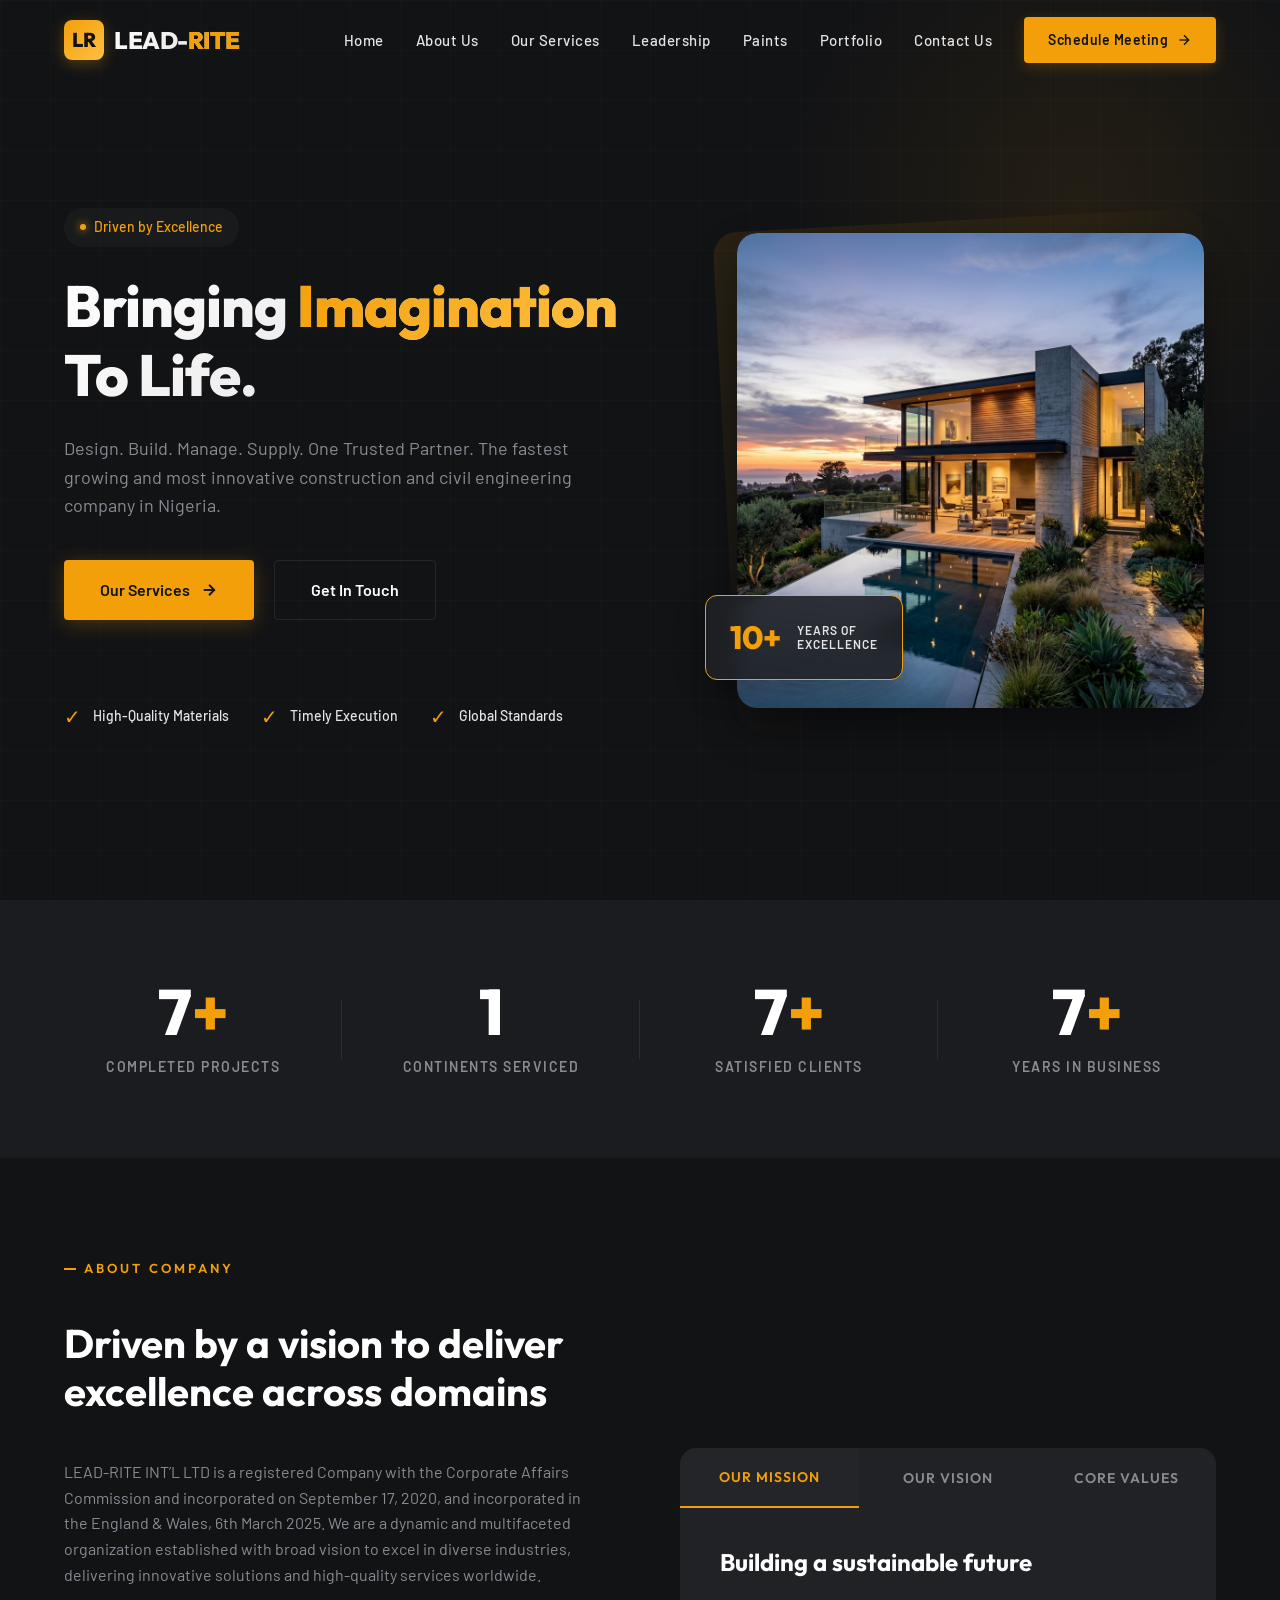
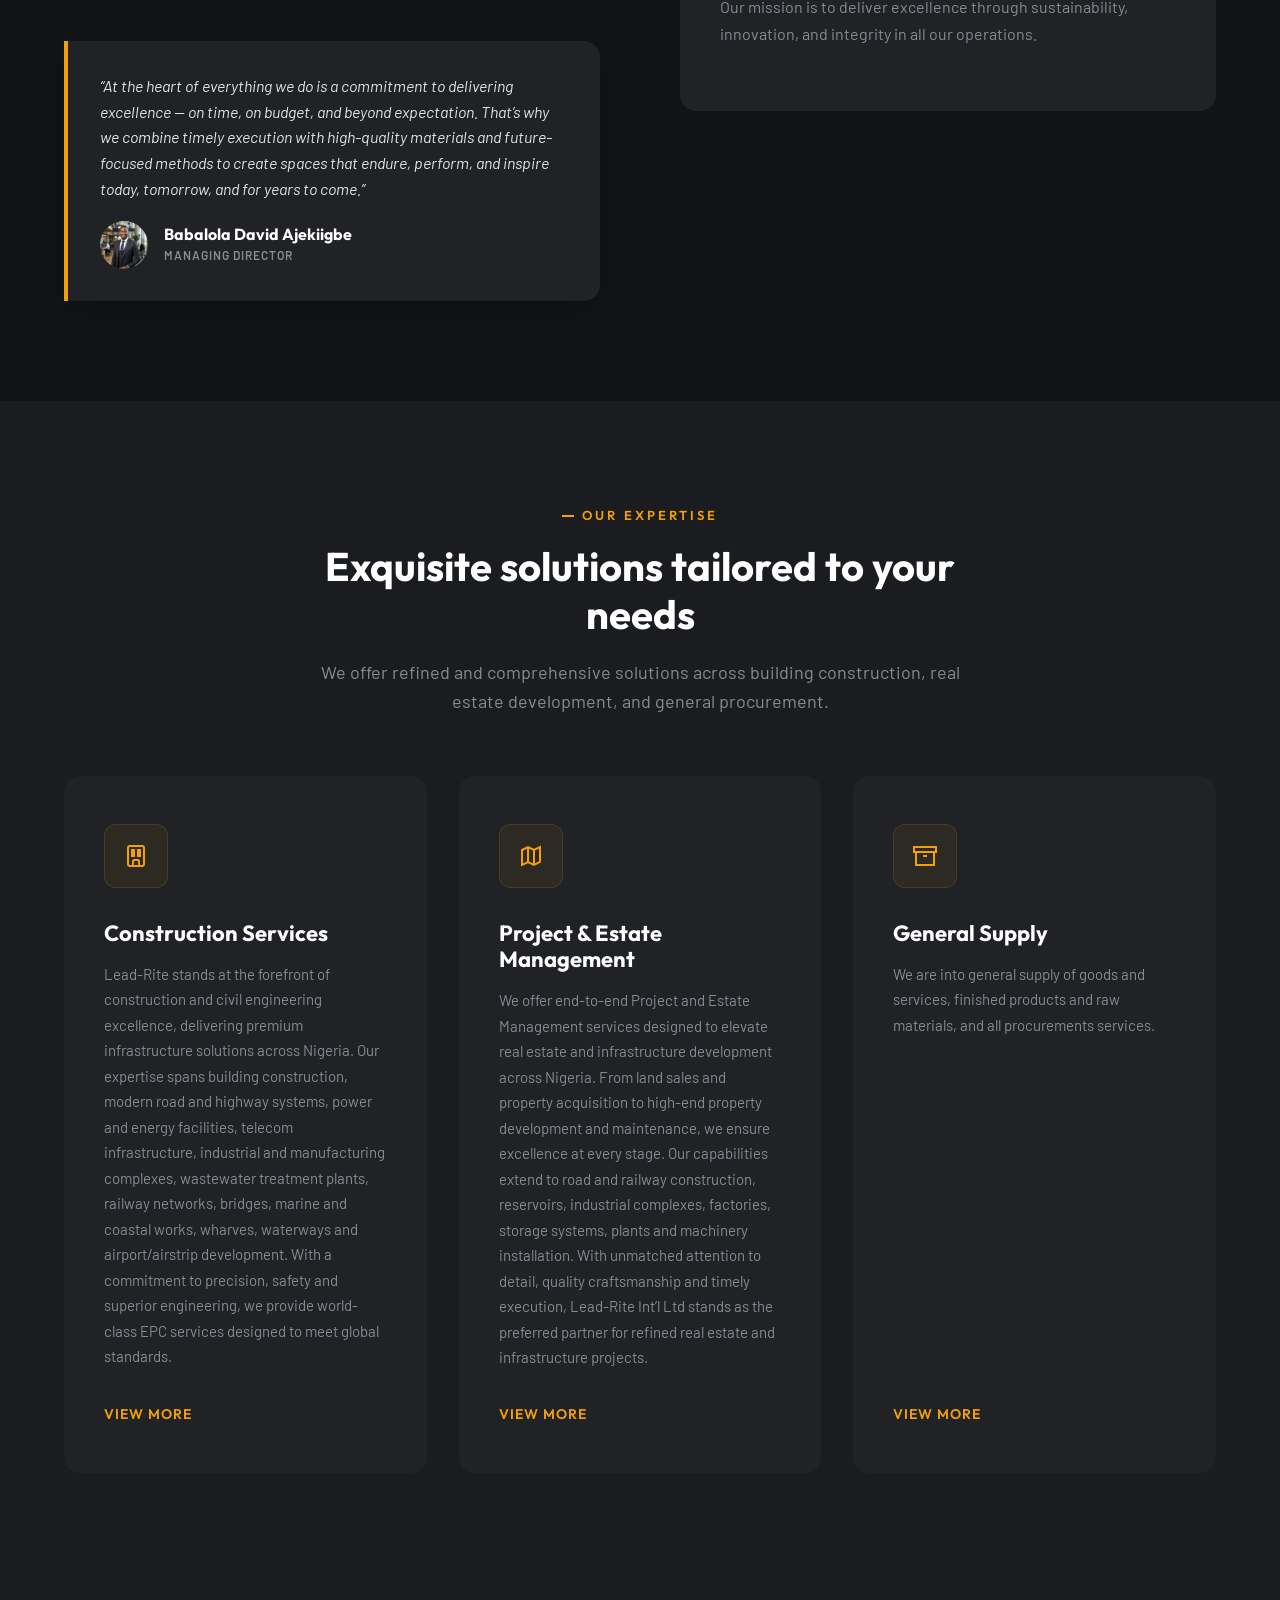
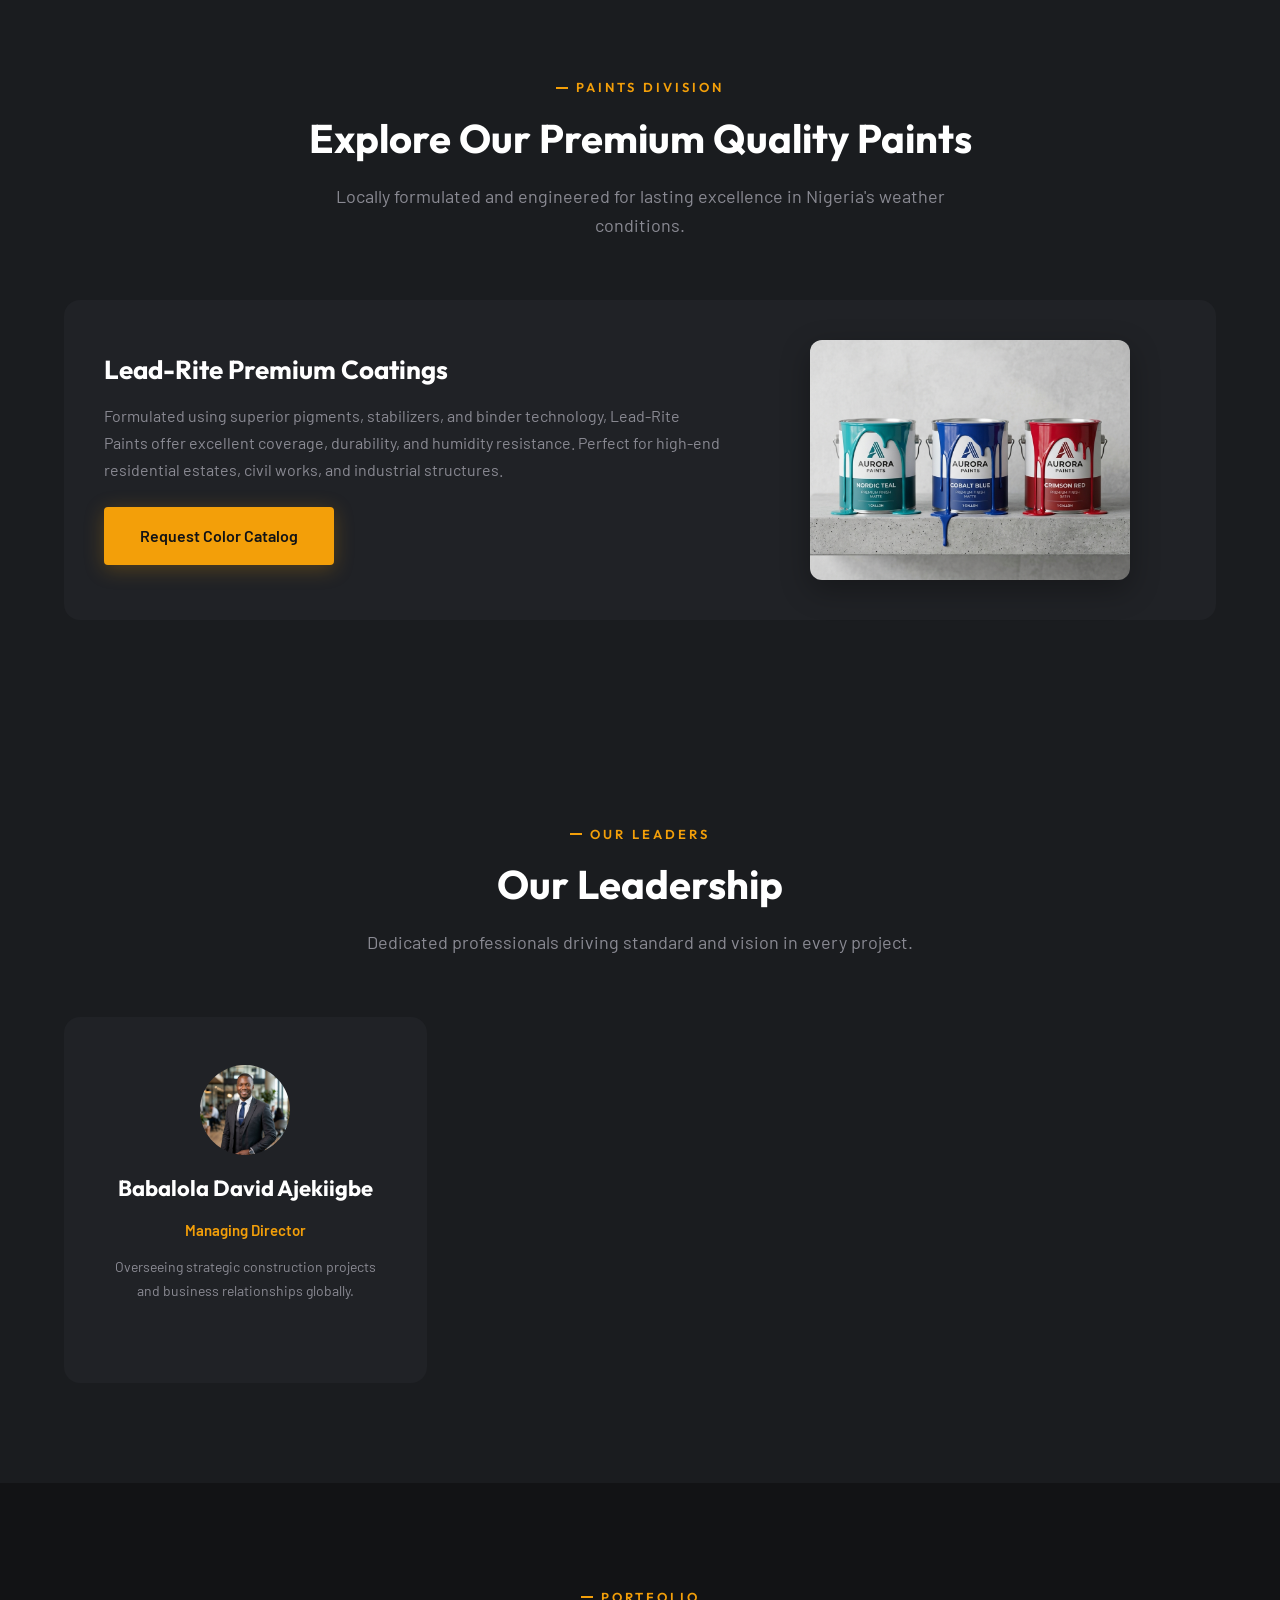
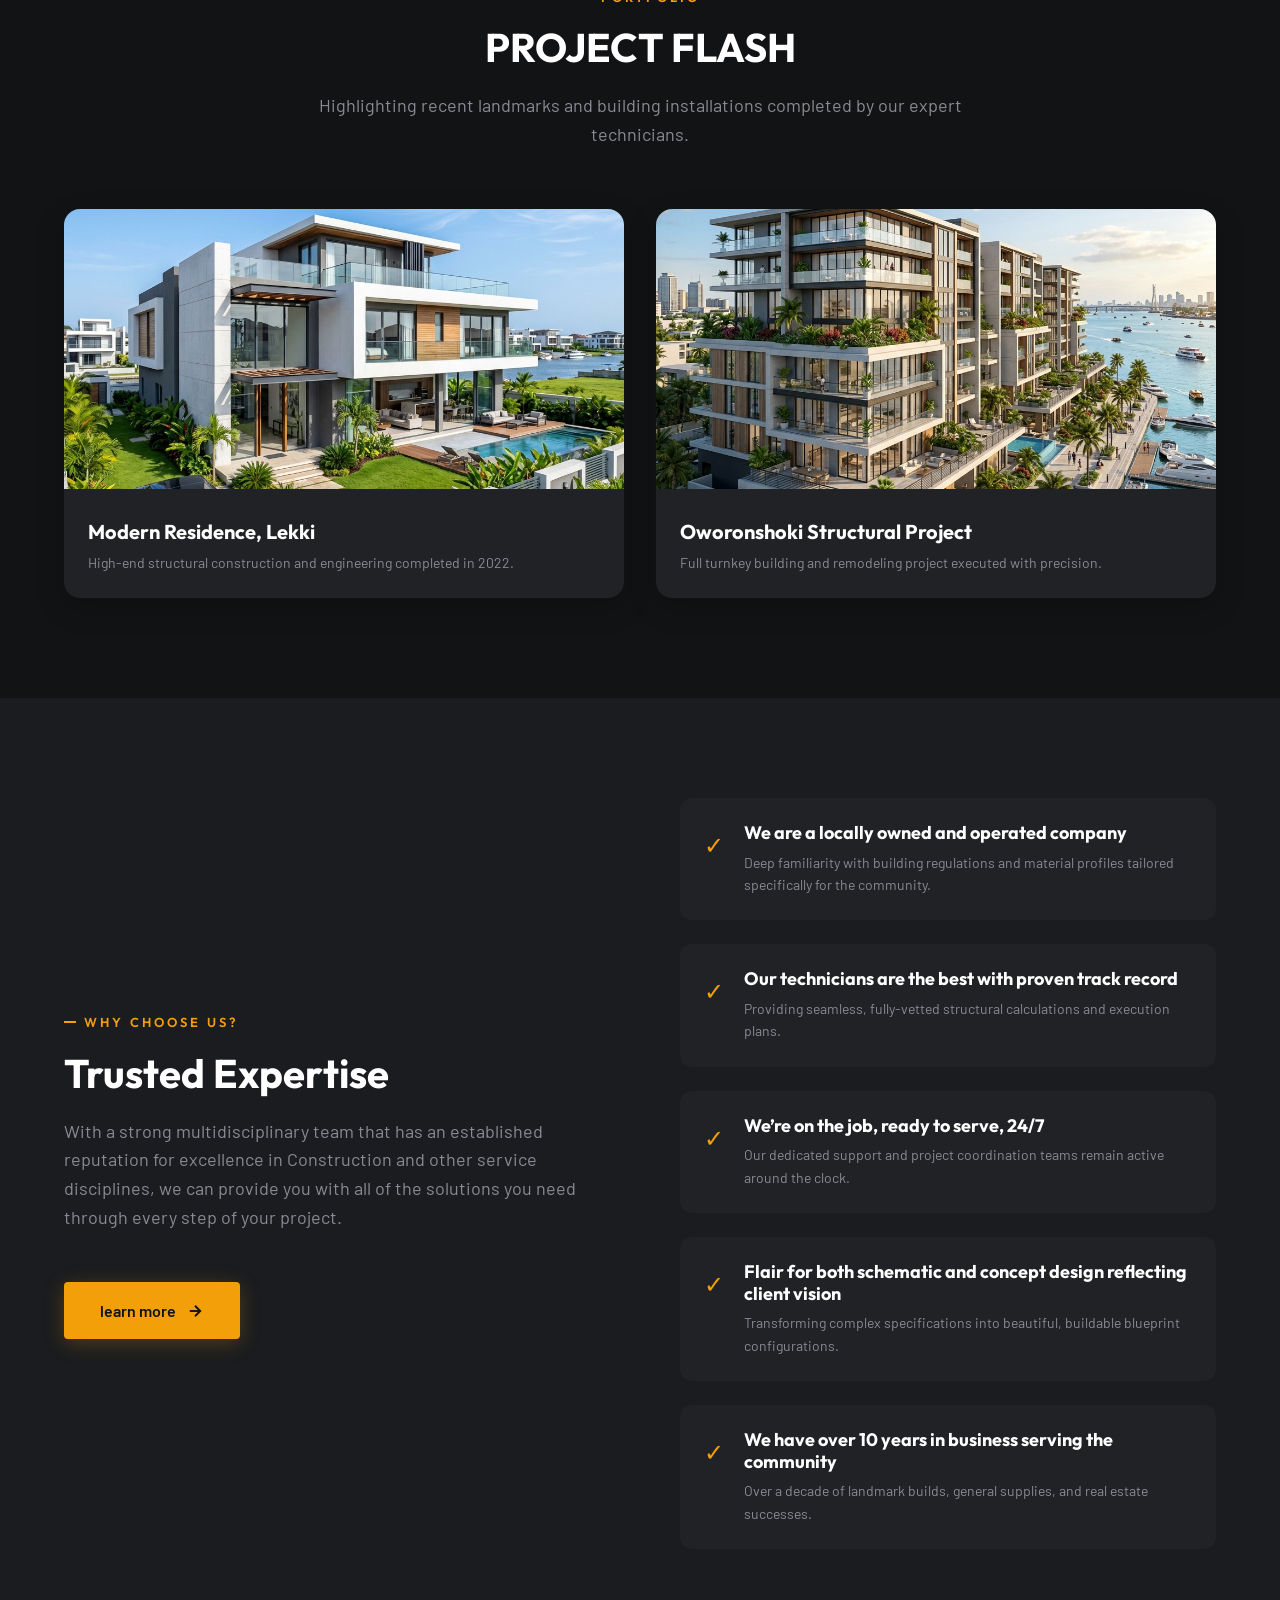
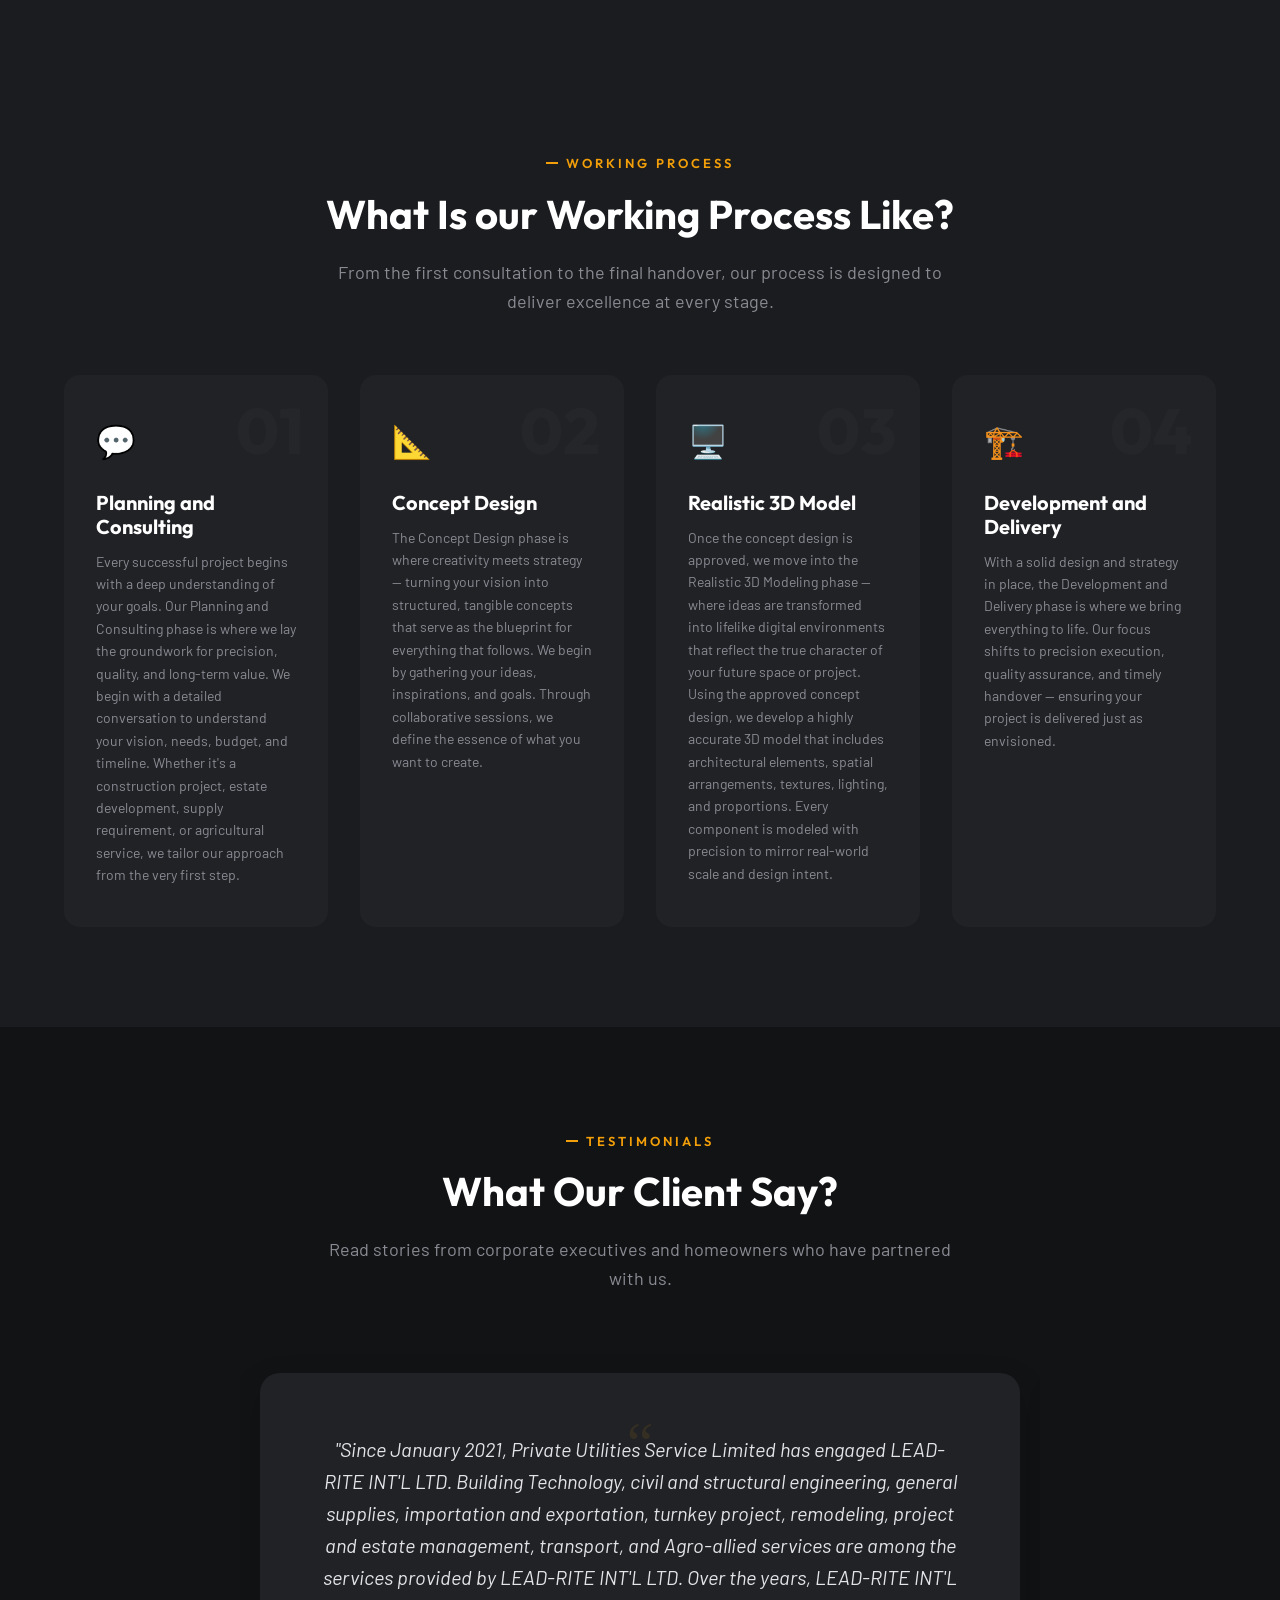
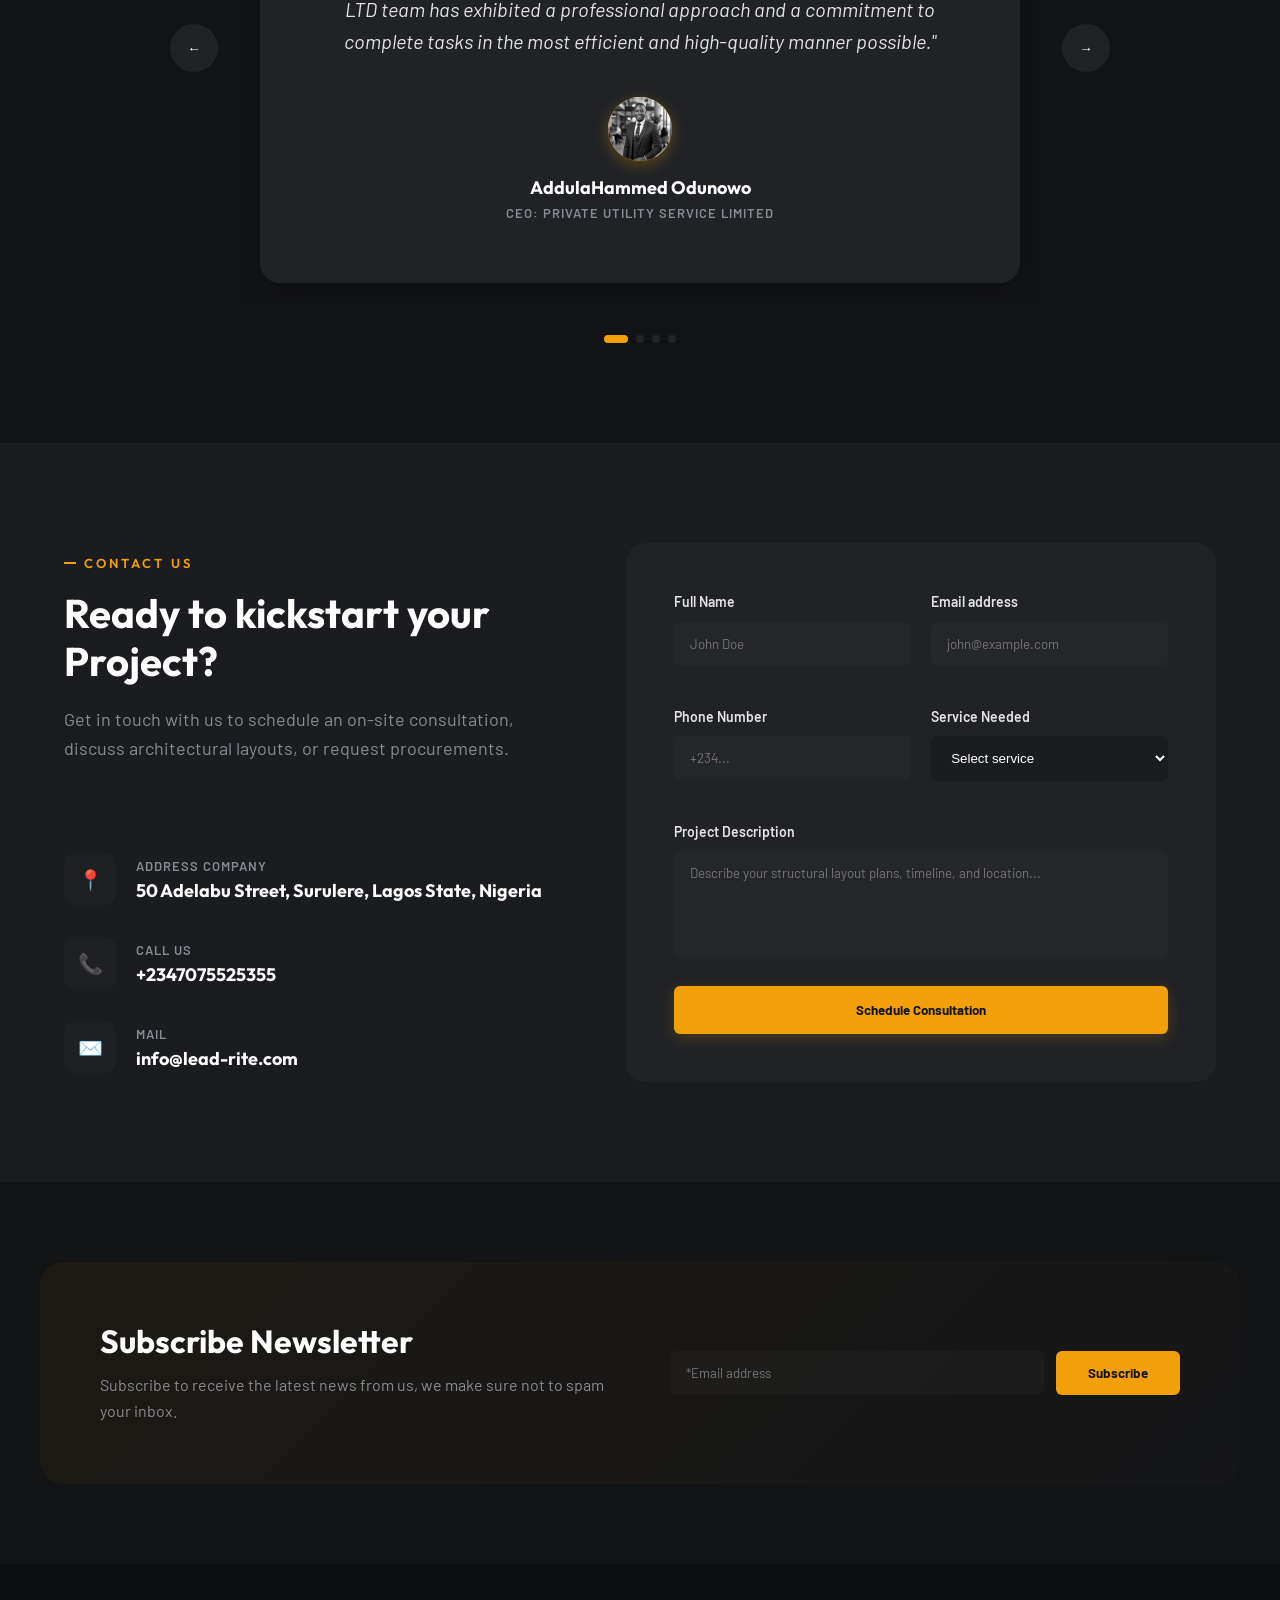
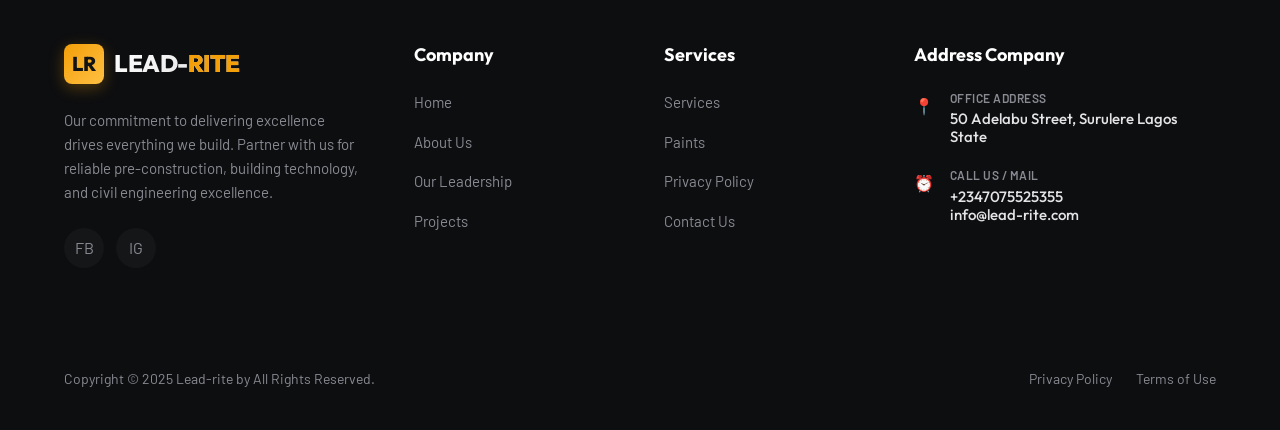
<file: lead-rite/index.html>
<!DOCTYPE html>
<html lang="en">
<head>
    <meta charset="UTF-8">
    <meta name="viewport" content="width=device-width, initial-scale=1.0">
    <title>Lead-Rite Constructions – Premier Engineering & Construction Solutions</title>
    <meta name="description" content="OUR EXPERTISE: Concept Design & Development, Building Construction & Procurement, Civil Engineering, Estate Development, Facility Management.">
    
    <!-- Open Graph / Meta -->
    <meta property="og:type" content="website">
    <meta property="og:title" content="Lead-Rite Constructions – Premier Engineering & Construction Solutions">
    <meta property="og:description" content="OUR EXPERTISE: Concept Design & Development, Building Construction & Procurement, Civil Engineering, Estate Development, Facility Management.">
    <meta property="og:url" content="https://lead-rite.com/">
    
    <!-- CSS stylesheet -->
    <link rel="stylesheet" href="style.css">
</head>
<body>
    <!-- Background Grids & Orbs -->
    <div class="bg-glow"></div>
    <div class="bg-grid"></div>

    <!-- Header Navigation -->
    <header id="header">
        <div class="container nav-container">
            <a href="#" class="logo">
                <div class="logo-icon">LR</div>
                <div class="logo-text">LEAD-<span>RITE</span></div>
            </a>
            
            <nav class="nav-menu" id="nav-menu">
                <a href="#hero" class="nav-link">Home</a>
                <a href="#about" class="nav-link">About Us</a>
                <a href="#services" class="nav-link">Our Services</a>
                <a href="#leadership" class="nav-link">Leadership</a>
                <a href="#paints" class="nav-link">Paints</a>
                <a href="#portfolio" class="nav-link">Portfolio</a>
                <a href="#contact" class="nav-link">Contact Us</a>
                <a href="#contact" class="nav-btn">
                    Schedule Meeting
                    <svg width="16" height="16" viewBox="0 0 24 24" fill="none" stroke="currentColor" stroke-width="2"><line x1="5" y1="12" x2="19" y2="12"></line><polyline points="12 5 19 12 12 19"></polyline></svg>
                </a>
            </nav>

            <button class="burger" id="burger" aria-label="Toggle menu">
                <span></span>
                <span></span>
                <span></span>
            </button>
        </div>
    </header>

    <!-- Hero Section -->
    <section class="hero" id="hero">
        <div class="container hero-grid">
            <div class="hero-content">
                <div class="hero-subtitle">
                    <span></span> Driven by Excellence
                </div>
                <h1 class="hero-title">
                    Bringing <span>Imagination</span> To Life.
                </h1>
                <p class="hero-description">
                    Design. Build. Manage. Supply. One Trusted Partner. The fastest growing and most innovative construction and civil engineering company in Nigeria.
                </p>
                <div class="hero-ctas">
                    <a href="#services" class="btn-primary">
                        Our Services
                        <svg width="18" height="18" viewBox="0 0 24 24" fill="none" stroke="currentColor" stroke-width="2.5"><line x1="5" y1="12" x2="19" y2="12"></line><polyline points="12 5 19 12 12 19"></polyline></svg>
                    </a>
                    <a href="#contact" class="btn-secondary">Get In Touch</a>
                </div>
                <div class="hero-features">
                    <div class="hero-feature">
                        <span class="hero-feature-icon">✓</span>
                        <span class="hero-feature-text">High-Quality Materials</span>
                    </div>
                    <div class="hero-feature">
                        <span class="hero-feature-icon">✓</span>
                        <span class="hero-feature-text">Timely Execution</span>
                    </div>
                    <div class="hero-feature">
                        <span class="hero-feature-icon">✓</span>
                        <span class="hero-feature-text">Global Standards</span>
                    </div>
                </div>
            </div>
            
            <div class="hero-visual">
                <div class="visual-backdrop"></div>
                <div class="visual-image-container">
                    <img src="assets/hero_villa.png" alt="Modern Luxury Villa" style="width: 100%; height: 100%; object-fit: cover; border-radius: 20px;">
                </div>
                <div class="floating-badge">
                    <div class="floating-badge-number">10+</div>
                    <div class="floating-badge-text">Years Of<br>Excellence</div>
                </div>
            </div>
        </div>
    </section>

    <!-- Stats Dashboard Section -->
    <section class="stats">
        <div class="container stats-grid">
            <div class="stat-card">
                <div class="stat-number" data-target="10">0<span>+</span></div>
                <div class="stat-label">Completed Projects</div>
            </div>
            <div class="stat-card">
                <div class="stat-number" data-target="2">0</div>
                <div class="stat-label">Continents Serviced</div>
            </div>
            <div class="stat-card">
                <div class="stat-number" data-target="10">0<span>+</span></div>
                <div class="stat-label">Satisfied Clients</div>
            </div>
            <div class="stat-card">
                <div class="stat-number" data-target="10">0<span>+</span></div>
                <div class="stat-label">Years in Business</div>
            </div>
        </div>
    </section>

    <!-- About Us & Tabs Section -->
    <section class="about" id="about">
        <div class="container about-grid">
            <div class="about-visual reveal">
                <span class="section-tag">About Company</span>
                <h2 class="section-title">
                    Driven by a vision to deliver excellence across domains
                </h2>
                <p style="color: var(--text-muted); margin-bottom: 30px;">
                    LEAD-RITE INT’L LTD is a registered Company with the Corporate Affairs Commission and incorporated on September 17, 2020, and incorporated in the England & Wales, 6th March 2025. We are a dynamic and multifaceted organization established with broad vision to excel in diverse industries, delivering innovative solutions and high-quality services worldwide.
                </p>
                
                <div class="about-quote">
                    <p class="quote-text">
                        “At the heart of everything we do is a commitment to delivering excellence — on time, on budget, and beyond expectation. That’s why we combine timely execution with high-quality materials and future-focused methods to create spaces that endure, perform, and inspire today, tomorrow, and for years to come.”
                    </p>
                    <div class="about-quote-author">
                        <div class="quote-author">
                            <div class="author-avatar" style="overflow: hidden;">
                                <img src="assets/david_headshot.png" alt="Babalola David Ajekiigbe" style="width: 100%; height: 100%; object-fit: cover;">
                            </div>
                            <div class="author-info">
                                <h4>Babalola David Ajekiigbe</h4>
                                <p>Managing Director</p>
                            </div>
                        </div>
                    </div>
                </div>
            </div>
            
            <div class="about-content reveal">
                <div class="tabs-container">
                    <div class="tabs-nav">
                        <button class="tab-btn active" data-tab="mission">Our Mission</button>
                        <button class="tab-btn" data-tab="vision">Our Vision</button>
                        <button class="tab-btn" data-tab="values">Core Values</button>
                    </div>
                    <div class="tabs-content">
                        <!-- Mission Tab -->
                        <div class="tab-pane active" id="mission">
                            <h3>Building a sustainable future</h3>
                            <p>Our mission is to deliver excellence through sustainability, innovation, and integrity in all our operations.</p>
                        </div>
                        <!-- Vision Tab -->
                        <div class="tab-pane" id="vision">
                            <h3>Guided by our responsibility to society</h3>
                            <p>Vision is to become a household name recognized for delivering meaningful impact through excellence in our work.</p>
                        </div>
                        <!-- Values Tab -->
                        <div class="tab-pane" id="values">
                            <h3>The pillars of our culture</h3>
                            <p>We hold ourselves to absolute standards of quality and transparency. These core principles drive our day-to-day decisions:</p>
                            <div class="values-list">
                                <div class="value-item">
                                    <div class="value-icon">✓</div>
                                    <div class="value-text">Durability</div>
                                </div>
                                <div class="value-item">
                                    <div class="value-icon">✓</div>
                                    <div class="value-text">Integrity</div>
                                </div>
                                <div class="value-item">
                                    <div class="value-icon">✓</div>
                                    <div class="value-text">Maintainability</div>
                                </div>
                                <div class="value-item">
                                    <div class="value-icon">✓</div>
                                    <div class="value-text">Sustainability</div>
                                </div>
                                <div class="value-item">
                                    <div class="value-icon">✓</div>
                                    <div class="value-text">Quality</div>
                                </div>
                            </div>
                        </div>
                    </div>
                </div>
            </div>
        </div>
    </section>

    <!-- Services Grid Section -->
    <section class="services" id="services">
        <div class="container">
            <div style="text-align: center; margin-bottom: 60px;">
                <span class="section-tag" style="padding-left: 20px; display: inline-block;">Our Expertise</span>
                <h2 class="section-title" style="margin: 0 auto 20px auto;">Exquisite solutions tailored to your needs</h2>
                <p class="section-desc" style="margin: 0 auto;">We offer refined and comprehensive solutions across building construction, real estate development, and general procurement.</p>
            </div>
            
            <div class="services-grid">
                <!-- Construction Services -->
                <div class="service-card reveal">
                    <div class="service-icon-box">
                        <svg width="24" height="24" viewBox="0 0 24 24" fill="none" stroke="currentColor" stroke-width="2"><rect x="4" y="2" width="16" height="20" rx="2" ry="2"></rect><line x1="9" y1="22" x2="9" y2="16"></line><line x1="15" y1="22" x2="15" y2="16"></line><line x1="9" y1="16" x2="15" y2="16"></line><path d="M8 6h2v2H8V6zm6 0h2v2h-2V6zm-6 4h2v2H8v-2zm6 0h2v2h-2v-2z"></path></svg>
                    </div>
                    <h3>Construction Services</h3>
                    <p>Lead-Rite stands at the forefront of construction and civil engineering excellence, delivering premium infrastructure solutions across Nigeria. Our expertise spans building construction, modern road and highway systems, power and energy facilities, telecom infrastructure, industrial and manufacturing complexes, wastewater treatment plants, railway networks, bridges, marine and coastal works, wharves, waterways and airport/airstrip development. With a commitment to precision, safety and superior engineering, we provide world-class EPC services designed to meet global standards.</p>
                    <a href="#contact" class="service-link">View More</a>
                </div>
                
                <!-- Project & Estate Management -->
                <div class="service-card reveal" style="transition-delay: 0.1s;">
                    <div class="service-icon-box">
                        <svg width="24" height="24" viewBox="0 0 24 24" fill="none" stroke="currentColor" stroke-width="2"><polygon points="3 6 9 3 15 6 21 3 21 18 15 21 9 18 3 21"></polygon><line x1="9" y1="3" x2="9" y2="18"></line><line x1="15" y1="6" x2="15" y2="21"></line></svg>
                    </div>
                    <h3>Project & Estate Management</h3>
                    <p>We offer end-to-end Project and Estate Management services designed to elevate real estate and infrastructure development across Nigeria. From land sales and property acquisition to high-end property development and maintenance, we ensure excellence at every stage. Our capabilities extend to road and railway construction, reservoirs, industrial complexes, factories, storage systems, plants and machinery installation. With unmatched attention to detail, quality craftsmanship and timely execution, Lead-Rite Int’l Ltd stands as the preferred partner for refined real estate and infrastructure projects.</p>
                    <a href="#contact" class="service-link">View More</a>
                </div>
                
                <!-- General Supply -->
                <div class="service-card reveal" style="transition-delay: 0.2s;">
                    <div class="service-icon-box">
                        <svg width="24" height="24" viewBox="0 0 24 24" fill="none" stroke="currentColor" stroke-width="2"><polyline points="21 8 21 21 3 21 3 8"></polyline><rect x="1" y="3" width="22" height="5"></rect><line x1="10" y1="12" x2="14" y2="12"></line></svg>
                    </div>
                    <h3>General Supply</h3>
                    <p>We are into general supply of goods and services, finished products and raw materials, and all procurements services.</p>
                    <a href="#contact" class="service-link">View More</a>
                </div>
            </div>
        </div>
    </section>

    <!-- Premium Paints Showcase Section -->
    <section class="services" id="paints" style="border-top: var(--border-color);">
        <div class="container">
            <div style="text-align: center; margin-bottom: 60px;">
                <span class="section-tag">Paints Division</span>
                <h2 class="section-title" style="margin: 0 auto 20px auto;">Explore Our Premium Quality Paints</h2>
                <p class="section-desc" style="margin: 0 auto;">Locally formulated and engineered for lasting excellence in Nigeria's weather conditions.</p>
            </div>
            
            <div style="background-color: var(--bg-dark-card); border: var(--border-color); border-radius: 16px; padding: 40px; display: grid; grid-template-columns: 1.2fr 0.8fr; gap: 40px; align-items: center;">
                <div>
                    <h3 style="font-size: 26px; margin-bottom: 16px;">Lead-Rite Premium Coatings</h3>
                    <p style="color: var(--text-muted); margin-bottom: 24px; font-size: 16px; line-height: 1.7;">
                        Formulated using superior pigments, stabilizers, and binder technology, Lead-Rite Paints offer excellent coverage, durability, and humidity resistance. Perfect for high-end residential estates, civil works, and industrial structures.
                    </p>
                    <a href="#contact" class="btn-primary">Request Color Catalog</a>
                </div>
                <div style="display: flex; gap: 16px; justify-content: center;">
                    <img src="assets/premium_paints.png" alt="Lead-Rite Premium Quality Paints" style="width: 100%; max-width: 320px; border-radius: 12px; box-shadow: 0 10px 30px rgba(0,0,0,0.3); object-fit: cover; aspect-ratio: 4/3;">
                </div>
            </div>
        </div>
    </section>

    <!-- Leadership Section -->
    <section id="leadership" style="background-color: var(--bg-dark-secondary);">
        <div class="container">
            <div style="text-align: center; margin-bottom: 60px;">
                <span class="section-tag">Our Leaders</span>
                <h2 class="section-title" style="margin: 0 auto 20px auto;">Our Leadership</h2>
                <p class="section-desc" style="margin: 0 auto;">Dedicated professionals driving standard and vision in every project.</p>
            </div>
            
            <div style="display: grid; grid-template-columns: repeat(3, 1fr); gap: 32px; justify-content: center;">
                <div class="service-card reveal" style="text-align: center; align-items: center;">
                    <div class="author-avatar" style="width: 90px; height: 90px; border-radius: 50%; overflow: hidden; margin-bottom: 20px;">
                        <img src="assets/david_headshot.png" alt="Babalola David Ajekiigbe" style="width: 100%; height: 100%; object-fit: cover;">
                    </div>
                    <h3>Babalola David Ajekiigbe</h3>
                    <p style="color: var(--primary); font-weight: 600; margin-bottom: 12px;">Managing Director</p>
                    <p style="font-size: 14px; color: var(--text-muted);">Overseeing strategic construction projects and business relationships globally.</p>
                </div>
            </div>
        </div>
    </section>

    <!-- Portfolio Section -->
    <section id="portfolio">
        <div class="container">
            <div style="text-align: center; margin-bottom: 60px;">
                <span class="section-tag">Portfolio</span>
                <h2 class="section-title" style="margin: 0 auto 20px auto;">PROJECT FLASH</h2>
                <p class="section-desc" style="margin: 0 auto;">Highlighting recent landmarks and building installations completed by our expert technicians.</p>
            </div>
            
            <div style="display: grid; grid-template-columns: repeat(2, 1fr); gap: 32px;">
                <div style="background-color: var(--bg-dark-card); border: var(--border-color); border-radius: 16px; overflow: hidden; box-shadow: 0 10px 30px rgba(0,0,0,0.2);" class="reveal">
                    <img src="assets/lekki_project.png" alt="Modern Residence, Lekki" style="width: 100%; height: 280px; object-fit: cover;">
                    <div style="padding: 24px;">
                        <h4 style="font-size: 20px; margin-bottom: 8px;">Modern Residence, Lekki</h4>
                        <p style="color: var(--text-muted); font-size: 14px;">High-end structural construction and engineering completed in 2022.</p>
                    </div>
                </div>
                
                <div style="background-color: var(--bg-dark-card); border: var(--border-color); border-radius: 16px; overflow: hidden; box-shadow: 0 10px 30px rgba(0,0,0,0.2);" class="reveal" style="transition-delay: 0.1s;">
                    <img src="assets/oworo_project.png" alt="Oworonshoki Structural Project" style="width: 100%; height: 280px; object-fit: cover;">
                    <div style="padding: 24px;">
                        <h4 style="font-size: 20px; margin-bottom: 8px;">Oworonshoki Structural Project</h4>
                        <p style="color: var(--text-muted); font-size: 14px;">Full turnkey building and remodeling project executed with precision.</p>
                    </div>
                </div>
            </div>
        </div>
    </section>

    <!-- Why Choose Us -->
    <section class="why-us" style="background-color: var(--bg-dark-secondary);">
        <div class="container why-us-grid">
            <div class="reveal">
                <span class="section-tag">why choose us?</span>
                <h2 class="section-title">Trusted Expertise</h2>
                <p class="section-desc">With a strong multidisciplinary team that has an established reputation for excellence in Construction and other service disciplines, we can provide you with all of the solutions you need through every step of your project.</p>
                <a href="#contact" class="btn-primary">
                    learn more
                    <svg width="18" height="18" viewBox="0 0 24 24" fill="none" stroke="currentColor" stroke-width="2.5"><line x1="5" y1="12" x2="19" y2="12"></line><polyline points="12 5 19 12 12 19"></polyline></svg>
                </a>
            </div>
            
            <div class="why-us-features reveal">
                <div class="why-item">
                    <div class="why-icon">✓</div>
                    <div class="why-details">
                        <h4>We are a locally owned and operated company</h4>
                        <p>Deep familiarity with building regulations and material profiles tailored specifically for the community.</p>
                    </div>
                </div>
                <div class="why-item">
                    <div class="why-icon">✓</div>
                    <div class="why-details">
                        <h4>Our technicians are the best with proven track record</h4>
                        <p>Providing seamless, fully-vetted structural calculations and execution plans.</p>
                    </div>
                </div>
                <div class="why-item">
                    <div class="why-icon">✓</div>
                    <div class="why-details">
                        <h4>We’re on the job, ready to serve, 24/7</h4>
                        <p>Our dedicated support and project coordination teams remain active around the clock.</p>
                    </div>
                </div>
                <div class="why-item">
                    <div class="why-icon">✓</div>
                    <div class="why-details">
                        <h4>Flair for both schematic and concept design reflecting client vision</h4>
                        <p>Transforming complex specifications into beautiful, buildable blueprint configurations.</p>
                    </div>
                </div>
                <div class="why-item">
                    <div class="why-icon">✓</div>
                    <div class="why-details">
                        <h4>We have over 10 years in business serving the community</h4>
                        <p>Over a decade of landmark builds, general supplies, and real estate successes.</p>
                    </div>
                </div>
            </div>
        </div>
    </section>

    <!-- Working Process Section -->
    <section class="process" id="process">
        <div class="container">
            <div style="text-align: center; margin-bottom: 60px;">
                <span class="section-tag">Working Process</span>
                <h2 class="section-title" style="margin: 0 auto 20px auto;">What Is our Working Process Like?</h2>
                <p class="section-desc" style="margin: 0 auto;">From the first consultation to the final handover, our process is designed to deliver excellence at every stage.</p>
            </div>
            
            <div class="process-grid">
                <div class="process-card reveal">
                    <div class="process-number">01</div>
                    <div class="process-icon">💬</div>
                    <h3>Planning and Consulting</h3>
                    <p>Every successful project begins with a deep understanding of your goals. Our Planning and Consulting phase is where we lay the groundwork for precision, quality, and long-term value. We begin with a detailed conversation to understand your vision, needs, budget, and timeline. Whether it's a construction project, estate development, supply requirement, or agricultural service, we tailor our approach from the very first step.</p>
                </div>
                <div class="process-card reveal" style="transition-delay: 0.1s;">
                    <div class="process-number">02</div>
                    <div class="process-icon">📐</div>
                    <h3>Concept Design</h3>
                    <p>The Concept Design phase is where creativity meets strategy — turning your vision into structured, tangible concepts that serve as the blueprint for everything that follows. We begin by gathering your ideas, inspirations, and goals. Through collaborative sessions, we define the essence of what you want to create.</p>
                </div>
                <div class="process-card reveal" style="transition-delay: 0.2s;">
                    <div class="process-number">03</div>
                    <div class="process-icon">🖥️</div>
                    <h3>Realistic 3D Model</h3>
                    <p>Once the concept design is approved, we move into the Realistic 3D Modeling phase — where ideas are transformed into lifelike digital environments that reflect the true character of your future space or project. Using the approved concept design, we develop a highly accurate 3D model that includes architectural elements, spatial arrangements, textures, lighting, and proportions. Every component is modeled with precision to mirror real-world scale and design intent.</p>
                </div>
                <div class="process-card reveal" style="transition-delay: 0.3s;">
                    <div class="process-number">04</div>
                    <div class="process-icon">🏗️</div>
                    <h3>Development and Delivery</h3>
                    <p>With a solid design and strategy in place, the Development and Delivery phase is where we bring everything to life. Our focus shifts to precision execution, quality assurance, and timely handover — ensuring your project is delivered just as envisioned.</p>
                </div>
            </div>
        </div>
    </section>

    <!-- Testimonials Slider Section -->
    <section class="testimonials" id="testimonials">
        <div class="container">
            <div style="text-align: center; margin-bottom: 60px;">
                <span class="section-tag">Testimonials</span>
                <h2 class="section-title" style="margin: 0 auto 20px auto;">What Our Client Say?</h2>
                <p class="section-desc" style="margin: 0 auto;">Read stories from corporate executives and homeowners who have partnered with us.</p>
            </div>
            
            <div class="carousel-container reveal">
                <button class="carousel-nav-btn carousel-btn-prev" aria-label="Previous testimonial">←</button>
                <button class="carousel-nav-btn carousel-btn-next" aria-label="Next testimonial">→</button>
                
                <div class="carousel-track-wrapper">
                    <div class="carousel-track" id="carousel-track">
                        <!-- Testimonial 1 -->
                        <div class="carousel-slide">
                            <div class="testimonial-card">
                                <span class="quote-icon-large">“</span>
                                <p class="testimonial-text">
                                    "Since January 2021, Private Utilities Service Limited has engaged LEAD-RITE INT'L LTD. Building Technology, civil and structural engineering, general supplies, importation and exportation, turnkey project, remodeling, project and estate management, transport, and Agro-allied services are among the services provided by LEAD-RITE INT'L LTD. Over the years, LEAD-RITE INT'L LTD team has exhibited a professional approach and a commitment to complete tasks in the most efficient and high-quality manner possible."
                                </p>
                                <div class="testimonial-profile">
                                    <div class="profile-avatar" style="overflow: hidden;">
                                        <img src="assets/david_headshot.png" alt="AddulaHammed Odunowo" style="width: 100%; height: 100%; object-fit: cover; filter: grayscale(100%);">
                                    </div>
                                    <h4 class="profile-name">AddulaHammed Odunowo</h4>
                                    <p class="profile-role">CEO: Private Utility Service Limited</p>
                                </div>
                            </div>
                        </div>

                        <!-- Testimonial 2 -->
                        <div class="carousel-slide">
                            <div class="testimonial-card">
                                <span class="quote-icon-large">“</span>
                                <p class="testimonial-text">
                                    "I have engaged the service of Lead-rite Int'l Ltd in the construction of two (2) houses in Lekki and Oworonshoki areas of Lagos state, and I was really impressed with the quality of work done and level of professionalism displayed. I have also introduced the company to some associates who has engaged them in civil and structural engineering works, in all cases I received positive feedbacks on the works done by Lead-rite. I have no doubt that the company will be an invaluable assets to your reputable organization."
                                </p>
                                <div class="testimonial-profile">
                                    <div class="profile-avatar">BO</div>
                                    <h4 class="profile-name">Bankole O.O</h4>
                                    <p class="profile-role">Home Owner</p>
                                </div>
                            </div>
                        </div>
                        
                        <!-- Testimonial 3 -->
                        <div class="carousel-slide">
                            <div class="testimonial-card">
                                <span class="quote-icon-large">“</span>
                                <p class="testimonial-text">
                                    "I have known and associated with the owners of Lead-Rite Int'l Limited for over 10years. This has been 10+ years of excellent delivery in the real estate sector. Attention to detail is remarkable! This is a team of highly professional and experienced Engineers with a knack for quality and a sound reputation. I will recommend this team to anyone seeking excellent delivery and efficient resource management on their project. The team rocks!"
                                </p>
                                <div class="testimonial-profile">
                                    <div class="profile-avatar">TA</div>
                                    <h4 class="profile-name">Tokunbo Awoyale</h4>
                                    <p class="profile-role">Property Developer</p>
                                </div>
                            </div>
                        </div>
                        
                        <!-- Testimonial 4 -->
                        <div class="carousel-slide">
                            <div class="testimonial-card">
                                <span class="quote-icon-large">“</span>
                                <p class="testimonial-text">
                                    "Our Organization has engaged Lead-rite Int'l Ltd in construction of Ultra-Modern residential property since 2021. Our Experience in the last two years has been remarkably great. The CEO of Lead-Rite is very reliable and an intelligent seasoned engineer. He has been able to manage the project with limited supervision. Engineer Lola is very organized and pay so much attention to quality. I will highly recommend Lead-Rite Int'l Ltd as a reliable and trustworthy partner."
                                </p>
                                <div class="testimonial-profile">
                                    <div class="profile-avatar">OI</div>
                                    <h4 class="profile-name">Ola Ibikunle</h4>
                                    <p class="profile-role">CEO: Prosper Groups</p>
                                </div>
                            </div>
                        </div>
                    </div>
                </div>
                
                <div class="carousel-dots" id="carousel-dots">
                    <!-- Dots populated by JS -->
                </div>
            </div>
        </div>
    </section>

    <!-- Contact Form Section -->
    <section class="contact" id="contact">
        <div class="container contact-grid">
            <div class="contact-info reveal">
                <span class="section-tag">Contact Us</span>
                <h2 class="section-title">Ready to kickstart your Project?</h2>
                <p class="section-desc">Get in touch with us to schedule an on-site consultation, discuss architectural layouts, or request procurements.</p>
                
                <div class="contact-details">
                    <div class="contact-card">
                        <div class="contact-icon">📍</div>
                        <div class="contact-card-text">
                            <p>Address Company</p>
                            <h4>50 Adelabu Street, Surulere, Lagos State, Nigeria</h4>
                        </div>
                    </div>
                    <div class="contact-card">
                        <div class="contact-icon">📞</div>
                        <div class="contact-card-text">
                            <p>Call Us</p>
                            <h4>+2347075525355</h4>
                        </div>
                    </div>
                    <div class="contact-card">
                        <div class="contact-icon">✉️</div>
                        <div class="contact-card-text">
                            <p>Mail</p>
                            <h4>info@lead-rite.com</h4>
                        </div>
                    </div>
                </div>
            </div>
            
            <div class="contact-form-box reveal">
                <form id="meetingForm">
                    <div class="form-group-row">
                        <div class="form-group">
                            <label for="name">Full Name</label>
                            <input type="text" id="name" class="form-input" placeholder="John Doe" required>
                        </div>
                        <div class="form-group">
                            <label for="email">Email address</label>
                            <input type="email" id="email" class="form-input" placeholder="john@example.com" required>
                        </div>
                    </div>
                    
                    <div class="form-group-row">
                        <div class="form-group">
                            <label for="phone">Phone Number</label>
                            <input type="tel" id="phone" class="form-input" placeholder="+234..." required>
                        </div>
                        <div class="form-group">
                            <label for="service">Service Needed</label>
                            <select id="service" class="form-input" style="background-color: var(--bg-dark-secondary);" required>
                                <option value="" disabled selected>Select service</option>
                                <option value="construction">Construction & Engineering</option>
                                <option value="estate">Project & Estate Management</option>
                                <option value="supply">General Supplies & Paint</option>
                            </select>
                        </div>
                    </div>
                    
                    <div class="form-group">
                        <label for="message">Project Description</label>
                        <textarea id="message" rows="5" class="form-input" placeholder="Describe your structural layout plans, timeline, and location..." required></textarea>
                    </div>
                    
                    <button type="submit" class="btn-form">Schedule Consultation</button>
                </form>
            </div>
        </div>
    </section>

    <!-- Newsletter Section -->
    <section class="newsletter">
        <div class="container newsletter-box reveal">
            <div class="newsletter-left">
                <h2>Subscribe Newsletter</h2>
                <p>Subscribe to receive the latest news from us, we make sure not to spam your inbox.</p>
            </div>
            <div class="newsletter-right">
                <form id="newsletterForm">
                    <input type="email" class="form-input" placeholder="*Email address" required>
                    <button type="submit">Subscribe</button>
                </form>
            </div>
        </div>
    </section>

    <!-- Footer Section -->
    <footer>
        <div class="container footer-grid">
            <div class="footer-brand">
                <a href="#" class="logo">
                    <div class="logo-icon">LR</div>
                    <div class="logo-text">LEAD-<span>RITE</span></div>
                </a>
                <p>Our commitment to delivering excellence drives everything we build. Partner with us for reliable pre-construction, building technology, and civil engineering excellence.</p>
                <div class="social-links">
                    <a href="https://www.facebook.com/leadriteconstructions/" target="_blank" class="social-link" aria-label="Facebook">FB</a>
                    <a href="https://www.instagram.com/leadriteconstructions/?hl=en" target="_blank" class="social-link" aria-label="Instagram">IG</a>
                </div>
            </div>
            
            <div>
                <h4 class="footer-links-title">Company</h4>
                <ul class="footer-links">
                    <li><a href="#hero">Home</a></li>
                    <li><a href="#about">About Us</a></li>
                    <li><a href="#leadership">Our Leadership</a></li>
                    <li><a href="#portfolio">Projects</a></li>
                </ul>
            </div>
            
            <div>
                <h4 class="footer-links-title">Services</h4>
                <ul class="footer-links">
                    <li><a href="#services">Services</a></li>
                    <li><a href="#paints">Paints</a></li>
                    <li><a href="#">Privacy Policy</a></li>
                    <li><a href="#contact">Contact Us</a></li>
                </ul>
            </div>
            
            <div>
                <h4 class="footer-links-title">Address Company</h4>
                <div class="footer-contact-item">
                    <div class="footer-contact-icon">📍</div>
                    <div class="footer-contact-details">
                        <p>Office Address</p>
                        <h5>50 Adelabu Street, Surulere Lagos State</h5>
                    </div>
                </div>
                <div class="footer-contact-item">
                    <div class="footer-contact-icon">⏰</div>
                    <div class="footer-contact-details">
                        <p>Call Us / Mail</p>
                        <h5>+2347075525355<br>info@lead-rite.com</h5>
                    </div>
                </div>
            </div>
        </div>
        
        <div class="container footer-bottom">
            <p>Copyright &copy; 2025 Lead-rite by All Rights Reserved.</p>
            <div class="footer-bottom-links">
                <a href="#">Privacy Policy</a>
                <a href="#">Terms of Use</a>
            </div>
        </div>
    </footer>

    <!-- JS script -->
    <script src="script.js"></script>
</body>
</html>
</file>
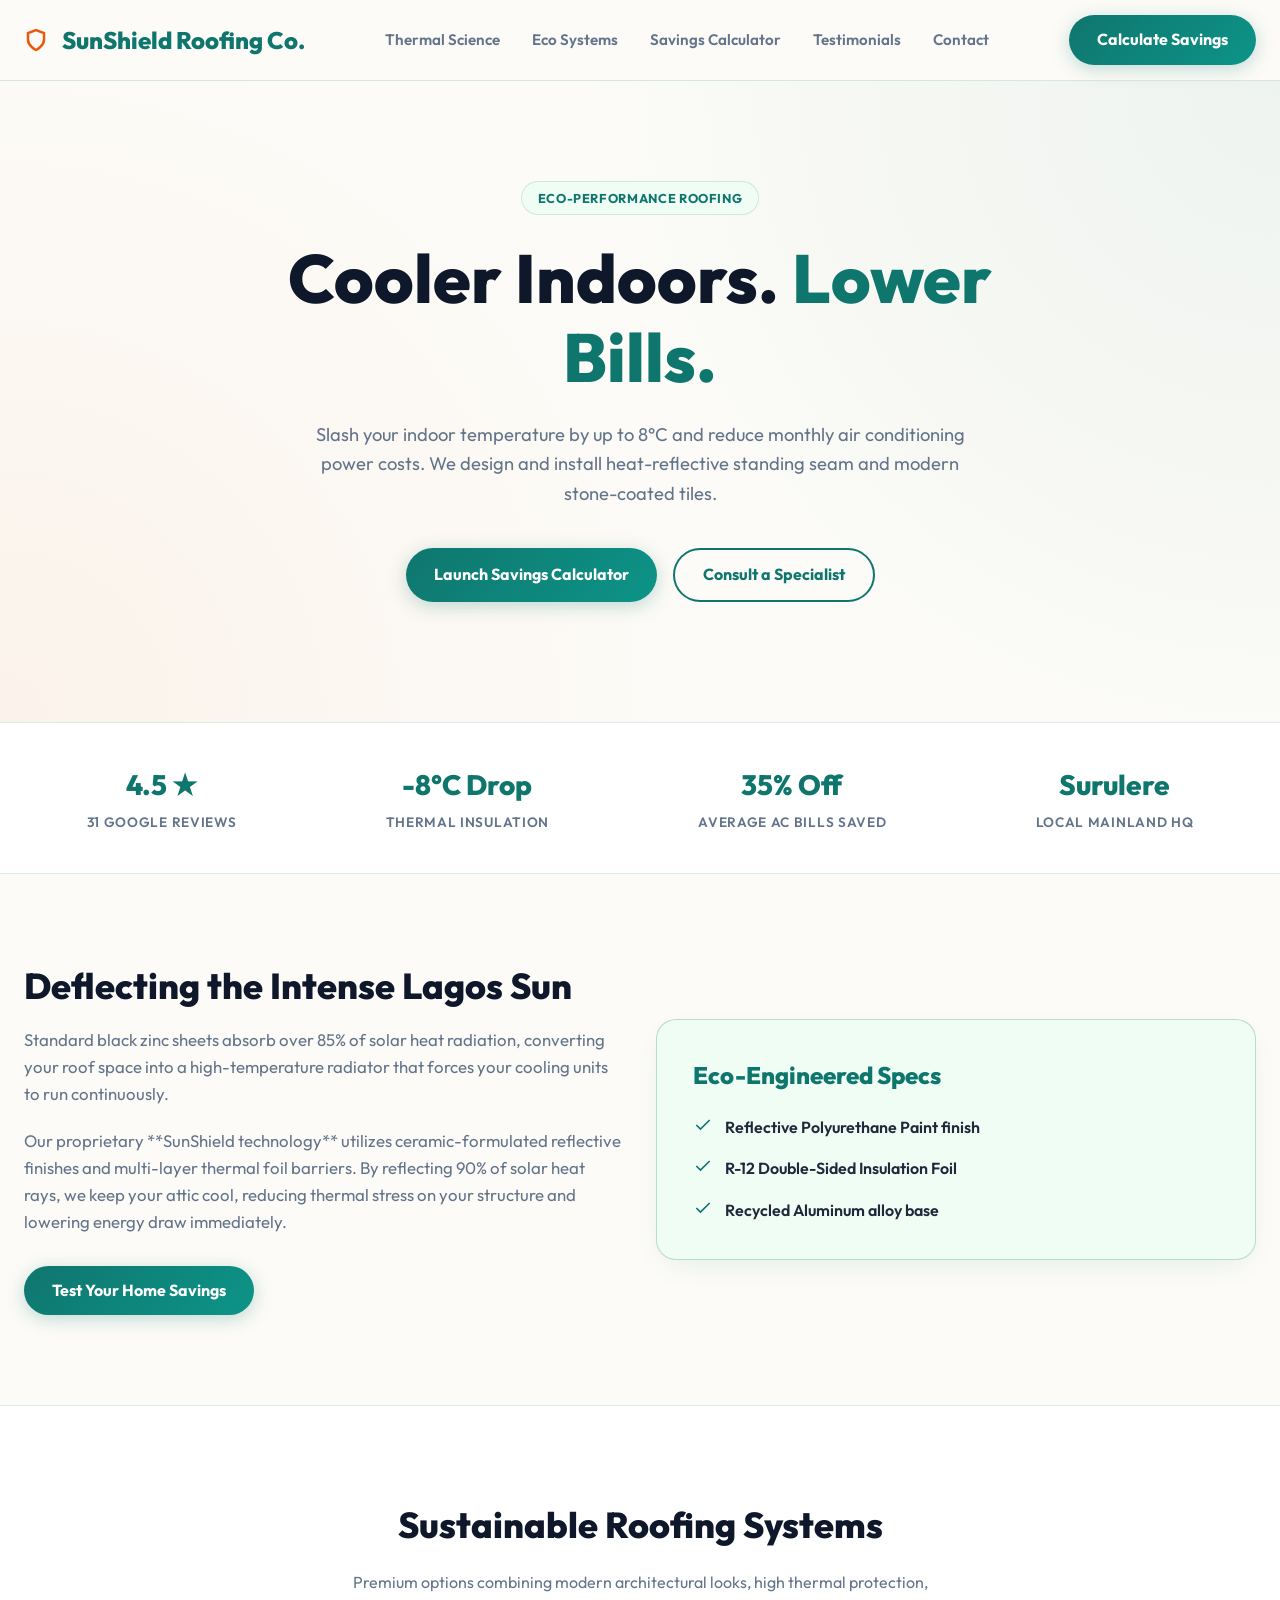
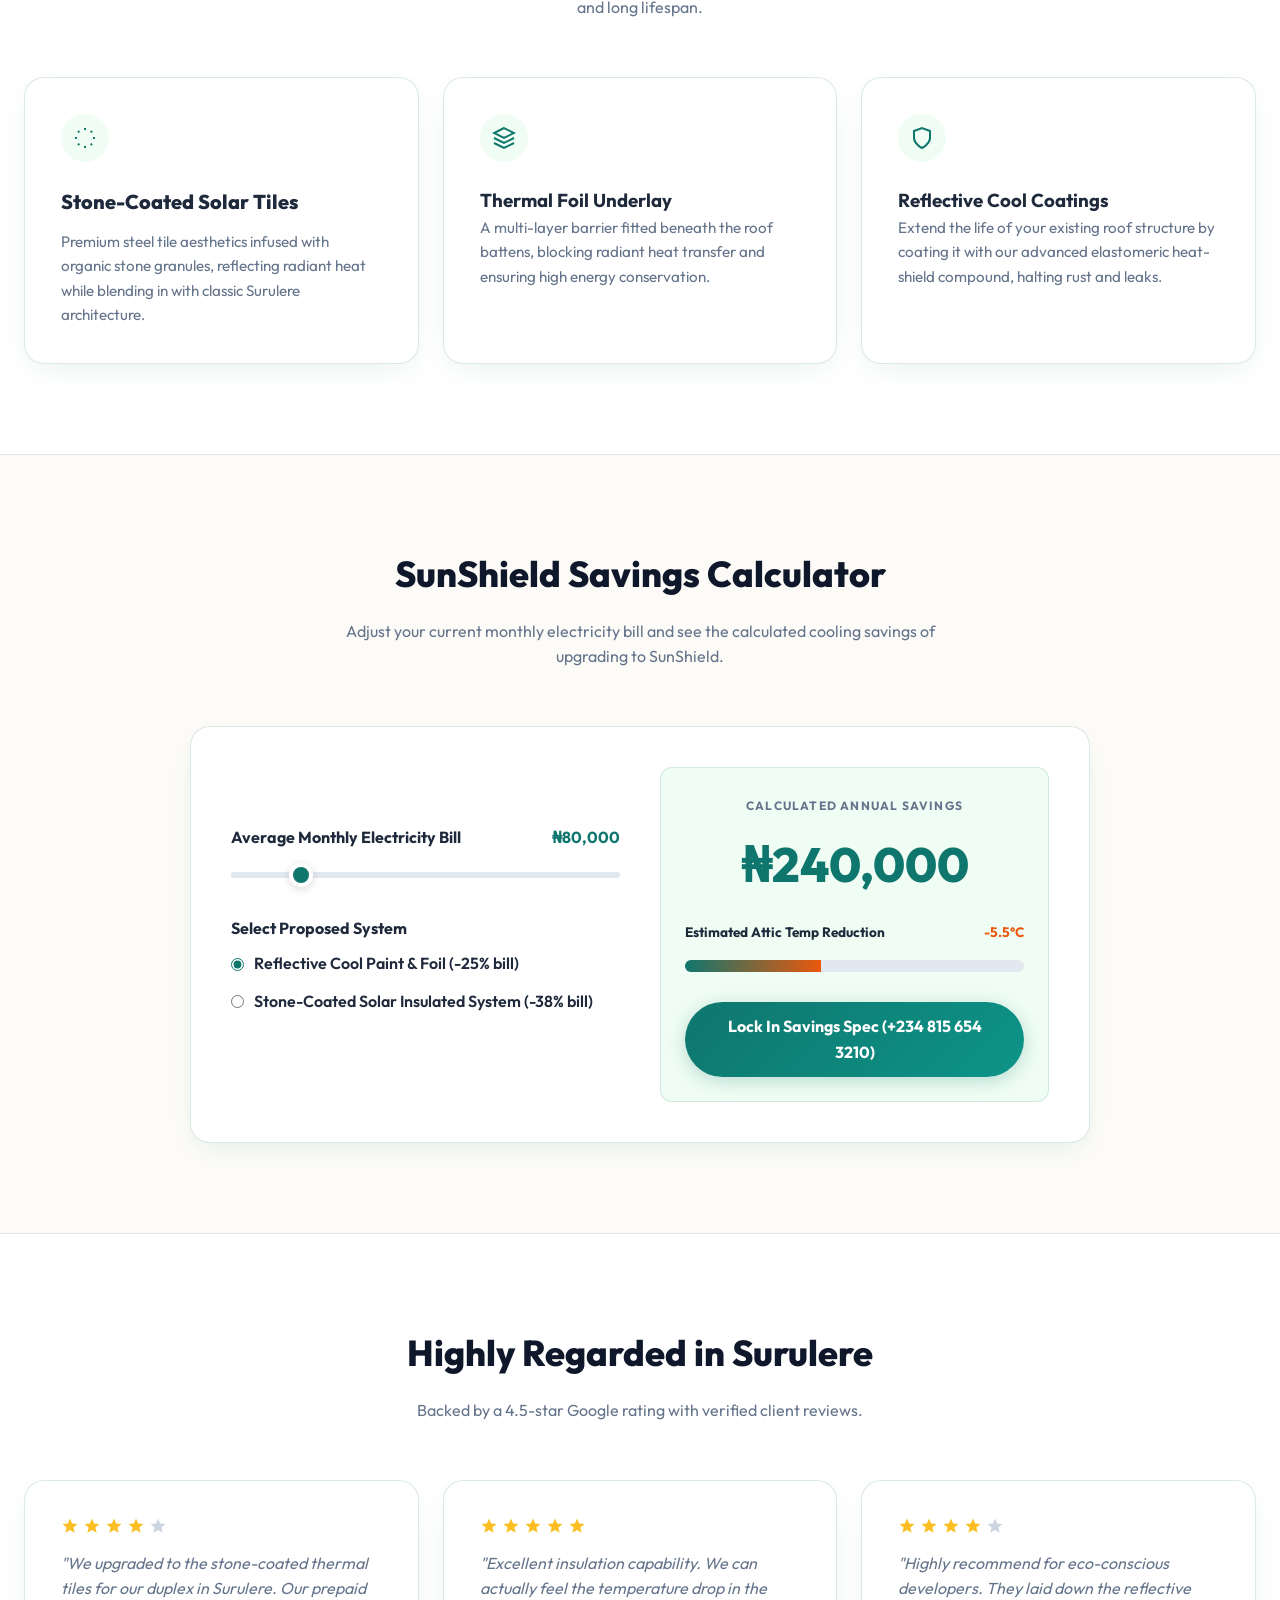
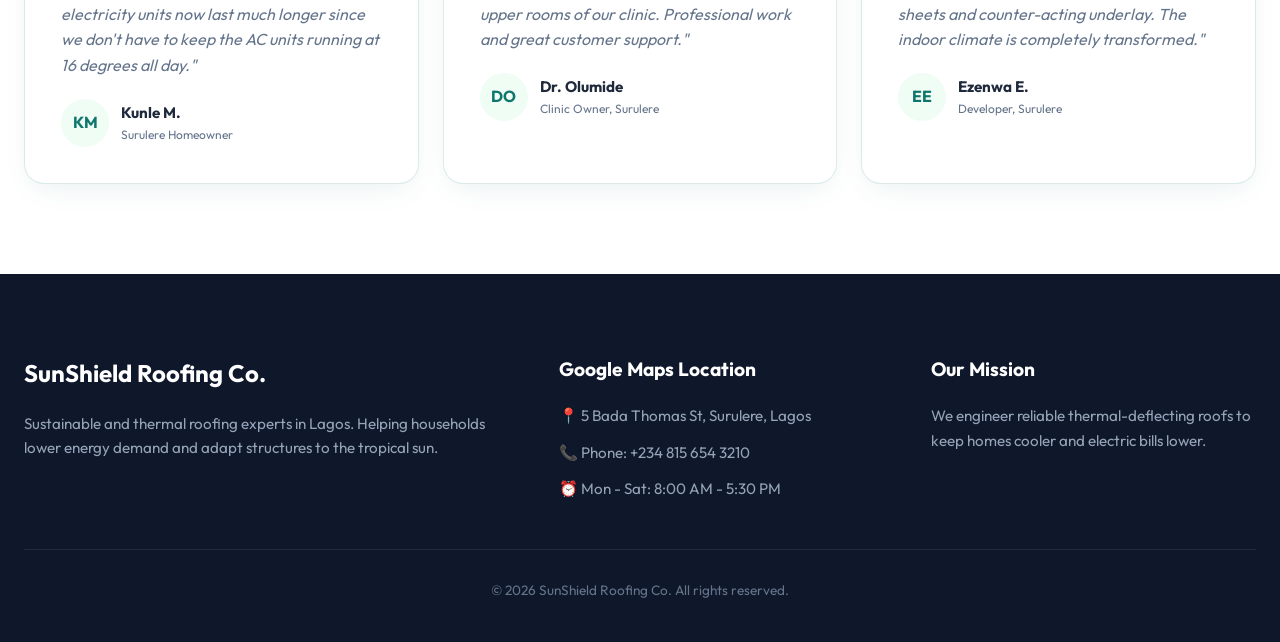
<file: sunshield-roofing/index.html>
<!DOCTYPE html>
<html lang="en">
<head>
  <meta charset="UTF-8">
  <meta name="viewport" content="width=device-width, initial-scale=1.0">
  <title>SunShield Roofing Co. | Energy-Efficient Thermal & Solar Roofing</title>
  <meta name="description" content="Reduce your electricity bills by up to 35%. Premium stone-coated metal, thermal reflective coating, and solar tile integration in Surulere, Lagos.">
  <link rel="stylesheet" href="shared.css">
  <link rel="stylesheet" href="sunshield.css">
</head>
<body class="ssr-theme">

  <!-- Header -->
  <header class="ssr-header">
    <div class="container ssr-nav">
      <a href="#" class="ssr-logo">
        <svg width="24" height="24" viewBox="0 0 24 24" fill="none" stroke="currentColor" stroke-width="2.5" style="margin-right: 6px;"><path d="M12 22s8-4 8-10V5l-8-3-8 3v7c0 6 8 10 8 10z"/></svg>
        SunShield Roofing Co.
      </a>
      <nav class="ssr-menu">
        <a href="#about">Thermal Science</a>
        <a href="#services">Eco Systems</a>
        <a href="#calculator">Savings Calculator</a>
        <a href="#reviews">Testimonials</a>
        <a href="#contact">Contact</a>
      </nav>
      <div>
        <a href="#calculator" class="ssr-btn-primary">
          Calculate Savings
        </a>
      </div>
    </div>
  </header>

  <!-- Hero Section -->
  <section class="ssr-hero">
    <div class="container">
      <div class="ssr-hero-content">
        <span style="background: var(--color-ssr-bg-soft); color: var(--color-ssr-primary); padding: 6px 16px; font-weight: 700; border-radius: 99px; font-size: 0.8rem; letter-spacing: 0.05em; text-transform: uppercase; margin-bottom: 24px; display: inline-block; border: 1px solid var(--color-ssr-border);">Eco-Performance Roofing</span>
        <h1>Cooler Indoors. <span>Lower Bills.</span></h1>
        <p>Slash your indoor temperature by up to 8°C and reduce monthly air conditioning power costs. We design and install heat-reflective standing seam and modern stone-coated tiles.</p>
        <div style="display: flex; gap: 16px; justify-content: center; flex-wrap: wrap;">
          <a href="#calculator" class="ssr-btn-primary">
            Launch Savings Calculator
          </a>
          <a href="tel:+2348156543210" class="ssr-btn-outline">
            Consult a Specialist
          </a>
        </div>
      </div>
    </div>
  </section>

  <!-- Value Badges -->
  <section style="padding: 40px 0; background: white; border-top: 1px solid var(--color-ssr-border); border-bottom: 1px solid var(--color-ssr-border);">
    <div class="container">
      <div style="display: flex; justify-content: space-around; flex-wrap: wrap; gap: 24px; text-align: center;">
        <div>
          <h3 style="font-size: 1.75rem; color: var(--color-ssr-primary); font-weight: 800;">4.5 ★</h3>
          <p style="font-size: 0.85rem; color: var(--color-ssr-text-muted); font-weight: 600; text-transform: uppercase; letter-spacing: 0.05em; margin-top: 4px;">31 Google Reviews</p>
        </div>
        <div>
          <h3 style="font-size: 1.75rem; color: var(--color-ssr-primary); font-weight: 800;">-8°C Drop</h3>
          <p style="font-size: 0.85rem; color: var(--color-ssr-text-muted); font-weight: 600; text-transform: uppercase; letter-spacing: 0.05em; margin-top: 4px;">Thermal Insulation</p>
        </div>
        <div>
          <h3 style="font-size: 1.75rem; color: var(--color-ssr-primary); font-weight: 800;">35% Off</h3>
          <p style="font-size: 0.85rem; color: var(--color-ssr-text-muted); font-weight: 600; text-transform: uppercase; letter-spacing: 0.05em; margin-top: 4px;">Average AC Bills Saved</p>
        </div>
        <div>
          <h3 style="font-size: 1.75rem; color: var(--color-ssr-primary); font-weight: 800;">Surulere</h3>
          <p style="font-size: 0.85rem; color: var(--color-ssr-text-muted); font-weight: 600; text-transform: uppercase; letter-spacing: 0.05em; margin-top: 4px;">Local Mainland HQ</p>
        </div>
      </div>
    </div>
  </section>

  <!-- Thermal Science -->
  <section id="about" class="ssr-section">
    <div class="container">
      <div class="grid-cols-2" style="align-items: center;">
        <div>
          <h2 style="font-size: 2.25rem; font-weight: 800; color: #0f172a; margin-bottom: 20px; line-height: 1.2;">Deflecting the Intense Lagos Sun</h2>
          <p style="color: var(--color-ssr-text-muted); margin-bottom: 20px; font-size: 1.05rem;">Standard black zinc sheets absorb over 85% of solar heat radiation, converting your roof space into a high-temperature radiator that forces your cooling units to run continuously.</p>
          <p style="color: var(--color-ssr-text-muted); margin-bottom: 30px; font-size: 1.05rem;">Our proprietary **SunShield technology** utilizes ceramic-formulated reflective finishes and multi-layer thermal foil barriers. By reflecting 90% of solar heat rays, we keep your attic cool, reducing thermal stress on your structure and lowering energy draw immediately.</p>
          <a href="#calculator" class="ssr-btn-primary">Test Your Home Savings</a>
        </div>
        <div class="ssr-card" style="background: var(--color-ssr-bg-soft); border-color: rgba(15,118,110,0.25);">
          <h3 style="font-size: 1.5rem; font-weight: 800; color: var(--color-ssr-primary); margin-bottom: 20px;">Eco-Engineered Specs</h3>
          <ul style="list-style: none; display: flex; flex-direction: column; gap: 16px; font-weight: 600;">
            <li style="display: flex; gap: 12px;">
              <svg width="20" height="20" viewBox="0 0 24 24" fill="none" stroke="currentColor" stroke-width="2" style="color: var(--color-ssr-primary); flex-shrink: 0;"><polyline points="20 6 9 17 4 12"/></svg>
              <span>Reflective Polyurethane Paint finish</span>
            </li>
            <li style="display: flex; gap: 12px;">
              <svg width="20" height="20" viewBox="0 0 24 24" fill="none" stroke="currentColor" stroke-width="2" style="color: var(--color-ssr-primary); flex-shrink: 0;"><polyline points="20 6 9 17 4 12"/></svg>
              <span>R-12 Double-Sided Insulation Foil</span>
            </li>
            <li style="display: flex; gap: 12px;">
              <svg width="20" height="20" viewBox="0 0 24 24" fill="none" stroke="currentColor" stroke-width="2" style="color: var(--color-ssr-primary); flex-shrink: 0;"><polyline points="20 6 9 17 4 12"/></svg>
              <span>Recycled Aluminum alloy base</span>
            </li>
          </ul>
        </div>
      </div>
    </div>
  </section>

  <!-- Services / Systems Section -->
  <section id="services" class="ssr-section" style="background: white; border-top: 1px solid var(--color-ssr-border); border-bottom: 1px solid var(--color-ssr-border);">
    <div class="container">
      <div class="ssr-section-title">
        <h2>Sustainable Roofing Systems</h2>
        <p>Premium options combining modern architectural looks, high thermal protection, and long lifespan.</p>
      </div>
      <div class="grid-cols-3">
        <div class="ssr-card">
          <div style="width: 48px; height: 48px; background: var(--color-ssr-bg-soft); color: var(--color-ssr-primary); border-radius: 50%; display: flex; align-items: center; justify-content: center; margin-bottom: 24px;">
            <svg width="24" height="24" viewBox="0 0 24 24" fill="none" stroke="currentColor" stroke-width="2"><path d="M12 2v2M12 20v2M4.93 4.93l1.41 1.41M17.66 17.66l1.41 1.41M2 12h2M20 12h2M6.34 17.66l-1.41 1.41M19.07 4.93l-1.41 1.41"/></svg>
          </div>
          <h3 style="font-size: 1.25rem; font-weight: 800; margin-bottom: 12px;">Stone-Coated Solar Tiles</h3>
          <p style="color: var(--color-ssr-text-muted); font-size: 0.95rem;">Premium steel tile aesthetics infused with organic stone granules, reflecting radiant heat while blending in with classic Surulere architecture.</p>
        </div>

        <div class="ssr-card">
          <div style="width: 48px; height: 48px; background: var(--color-ssr-bg-soft); color: var(--color-ssr-primary); border-radius: 50%; display: flex; align-items: center; justify-content: center; margin-bottom: 24px;">
            <svg width="24" height="24" viewBox="0 0 24 24" fill="none" stroke="currentColor" stroke-width="2"><polygon points="12 2 2 7 12 12 22 7 12 2 12 2"/><polyline points="2 17 12 22 22 17"/><polyline points="2 12 12 17 22 12"/></svg>
          </div>
          <h3>Thermal Foil Underlay</h3>
          <p style="color: var(--color-ssr-text-muted); font-size: 0.95rem;">A multi-layer barrier fitted beneath the roof battens, blocking radiant heat transfer and ensuring high energy conservation.</p>
        </div>

        <div class="ssr-card">
          <div style="width: 48px; height: 48px; background: var(--color-ssr-bg-soft); color: var(--color-ssr-primary); border-radius: 50%; display: flex; align-items: center; justify-content: center; margin-bottom: 24px;">
            <svg width="24" height="24" viewBox="0 0 24 24" fill="none" stroke="currentColor" stroke-width="2"><path d="M12 22s8-4 8-10V5l-8-3-8 3v7c0 6 8 10 8 10z"/></svg>
          </div>
          <h3>Reflective Cool Coatings</h3>
          <p style="color: var(--color-ssr-text-muted); font-size: 0.95rem;">Extend the life of your existing roof structure by coating it with our advanced elastomeric heat-shield compound, halting rust and leaks.</p>
        </div>
      </div>
    </div>
  </section>

  <!-- Interactive Savings Calculator -->
  <section id="calculator" class="ssr-section">
    <div class="container">
      <div class="ssr-section-title">
        <h2>SunShield Savings Calculator</h2>
        <p>Adjust your current monthly electricity bill and see the calculated cooling savings of upgrading to SunShield.</p>
      </div>

      <div class="ssr-tool-box">
        <div class="grid-cols-2" style="gap: 40px; align-items: center;">
          <div>
            <div style="margin-bottom: 30px;">
              <div style="display: flex; justify-content: space-between; margin-bottom: 10px; font-weight: 700;">
                <label>Average Monthly Electricity Bill</label>
                <span style="color: var(--color-ssr-primary);" id="bill-val">₦80,000</span>
              </div>
              <input type="range" id="bill-slider" class="ssr-slider" min="20000" max="400000" step="5000" value="80000">
            </div>

            <div style="margin-bottom: 30px;">
              <label style="display: block; font-weight: 700; margin-bottom: 10px;">Select Proposed System</label>
              <div style="display: flex; flex-direction: column; gap: 12px;">
                <label style="display: flex; align-items: center; gap: 10px; font-weight: 600;" class="cursor-pointer">
                  <input type="radio" name="system-type" value="reflective" checked style="accent-color: var(--color-ssr-primary);">
                  <span>Reflective Cool Paint & Foil (-25% bill)</span>
                </label>
                <label style="display: flex; align-items: center; gap: 10px; font-weight: 600;" class="cursor-pointer">
                  <input type="radio" name="system-type" value="stone-solar" style="accent-color: var(--color-ssr-primary);">
                  <span>Stone-Coated Solar Insulated System (-38% bill)</span>
                </label>
              </div>
            </div>
          </div>

          <div class="ssr-gauge">
            <span style="text-transform: uppercase; font-size: 0.75rem; letter-spacing: 0.1em; color: var(--color-ssr-text-muted); font-weight: 700;">Calculated Annual Savings</span>
            <div class="ssr-gauge-value" id="savings-output">₦240,000</div>
            
            <div style="margin-top: 20px;">
              <div style="display: flex; justify-content: space-between; font-size: 0.85rem; font-weight: 700; margin-bottom: 6px;">
                <span>Estimated Attic Temp Reduction</span>
                <span id="temp-reduction" style="color: var(--color-ssr-secondary);">-6.5°C</span>
              </div>
              <div class="ssr-progress-track">
                <div class="ssr-progress-bar" id="savings-progress"></div>
              </div>
            </div>
            
            <div style="margin-top: 30px;">
              <a href="tel:+2348156543210" class="ssr-btn-primary" style="width: 100%; justify-content: center;">
                Lock In Savings Spec (+234 815 654 3210)
              </a>
            </div>
          </div>
        </div>
      </div>
    </div>
  </section>

  <!-- Reputation Section -->
  <section id="reviews" class="ssr-section" style="background: white; border-top: 1px solid var(--color-ssr-border);">
    <div class="container">
      <div class="ssr-section-title">
        <h2>Highly Regarded in Surulere</h2>
        <p>Backed by a 4.5-star Google rating with verified client reviews.</p>
      </div>

      <div class="grid-cols-3">
        <div class="ssr-card">
          <div class="star-rating" style="margin-bottom: 16px;">
            <svg viewBox="0 0 24 24"><path d="M12 17.27L18.18 21l-1.64-7.03L22 9.24l-7.19-.61L12 2 9.19 8.63 2 9.24l5.46 4.73L5.82 21z"/></svg>
            <svg viewBox="0 0 24 24"><path d="M12 17.27L18.18 21l-1.64-7.03L22 9.24l-7.19-.61L12 2 9.19 8.63 2 9.24l5.46 4.73L5.82 21z"/></svg>
            <svg viewBox="0 0 24 24"><path d="M12 17.27L18.18 21l-1.64-7.03L22 9.24l-7.19-.61L12 2 9.19 8.63 2 9.24l5.46 4.73L5.82 21z"/></svg>
            <svg viewBox="0 0 24 24"><path d="M12 17.27L18.18 21l-1.64-7.03L22 9.24l-7.19-.61L12 2 9.19 8.63 2 9.24l5.46 4.73L5.82 21z"/></svg>
            <svg viewBox="0 0 24 24" style="color: #cbd5e1;"><path d="M12 17.27L18.18 21l-1.64-7.03L22 9.24l-7.19-.61L12 2 9.19 8.63 2 9.24l5.46 4.73L5.82 21z"/></svg>
          </div>
          <p style="color: var(--color-ssr-text-muted); font-style: italic; margin-bottom: 20px;">"We upgraded to the stone-coated thermal tiles for our duplex in Surulere. Our prepaid electricity units now last much longer since we don't have to keep the AC units running at 16 degrees all day."</p>
          <div style="display: flex; align-items: center; gap: 12px;">
            <div class="ssr-avatar flex-center">KM</div>
            <div>
              <h4 style="font-size: 0.95rem; font-weight: 700;">Kunle M.</h4>
              <p style="font-size: 0.75rem; color: var(--color-ssr-text-muted);">Surulere Homeowner</p>
            </div>
          </div>
        </div>

        <div class="ssr-card">
          <div class="star-rating" style="margin-bottom: 16px;">
            <svg viewBox="0 0 24 24"><path d="M12 17.27L18.18 21l-1.64-7.03L22 9.24l-7.19-.61L12 2 9.19 8.63 2 9.24l5.46 4.73L5.82 21z"/></svg>
            <svg viewBox="0 0 24 24"><path d="M12 17.27L18.18 21l-1.64-7.03L22 9.24l-7.19-.61L12 2 9.19 8.63 2 9.24l5.46 4.73L5.82 21z"/></svg>
            <svg viewBox="0 0 24 24"><path d="M12 17.27L18.18 21l-1.64-7.03L22 9.24l-7.19-.61L12 2 9.19 8.63 2 9.24l5.46 4.73L5.82 21z"/></svg>
            <svg viewBox="0 0 24 24"><path d="M12 17.27L18.18 21l-1.64-7.03L22 9.24l-7.19-.61L12 2 9.19 8.63 2 9.24l5.46 4.73L5.82 21z"/></svg>
            <svg viewBox="0 0 24 24"><path d="M12 17.27L18.18 21l-1.64-7.03L22 9.24l-7.19-.61L12 2 9.19 8.63 2 9.24l5.46 4.73L5.82 21z"/></svg>
          </div>
          <p style="color: var(--color-ssr-text-muted); font-style: italic; margin-bottom: 20px;">"Excellent insulation capability. We can actually feel the temperature drop in the upper rooms of our clinic. Professional work and great customer support."</p>
          <div style="display: flex; align-items: center; gap: 12px;">
            <div class="ssr-avatar flex-center">DO</div>
            <div>
              <h4 style="font-size: 0.95rem; font-weight: 700;">Dr. Olumide</h4>
              <p style="font-size: 0.75rem; color: var(--color-ssr-text-muted);">Clinic Owner, Surulere</p>
            </div>
          </div>
        </div>

        <div class="ssr-card">
          <div class="star-rating" style="margin-bottom: 16px;">
            <svg viewBox="0 0 24 24"><path d="M12 17.27L18.18 21l-1.64-7.03L22 9.24l-7.19-.61L12 2 9.19 8.63 2 9.24l5.46 4.73L5.82 21z"/></svg>
            <svg viewBox="0 0 24 24"><path d="M12 17.27L18.18 21l-1.64-7.03L22 9.24l-7.19-.61L12 2 9.19 8.63 2 9.24l5.46 4.73L5.82 21z"/></svg>
            <svg viewBox="0 0 24 24"><path d="M12 17.27L18.18 21l-1.64-7.03L22 9.24l-7.19-.61L12 2 9.19 8.63 2 9.24l5.46 4.73L5.82 21z"/></svg>
            <svg viewBox="0 0 24 24"><path d="M12 17.27L18.18 21l-1.64-7.03L22 9.24l-7.19-.61L12 2 9.19 8.63 2 9.24l5.46 4.73L5.82 21z"/></svg>
            <svg viewBox="0 0 24 24" style="color: #cbd5e1;"><path d="M12 17.27L18.18 21l-1.64-7.03L22 9.24l-7.19-.61L12 2 9.19 8.63 2 9.24l5.46 4.73L5.82 21z"/></svg>
          </div>
          <p style="color: var(--color-ssr-text-muted); font-style: italic; margin-bottom: 20px;">"Highly recommend for eco-conscious developers. They laid down the reflective sheets and counter-acting underlay. The indoor climate is completely transformed."</p>
          <div style="display: flex; align-items: center; gap: 12px;">
            <div class="ssr-avatar flex-center">EE</div>
            <div>
              <h4 style="font-size: 0.95rem; font-weight: 700;">Ezenwa E.</h4>
              <p style="font-size: 0.75rem; color: var(--color-ssr-text-muted);">Developer, Surulere</p>
            </div>
          </div>
        </div>
      </div>
    </div>
  </section>

  <!-- Contact & Footer -->
  <footer id="contact" class="ssr-footer">
    <div class="container">
      <div class="ssr-footer-grid">
        <div>
          <h4 style="font-size: 1.5rem; color: white;">SunShield Roofing Co.</h4>
          <p style="margin-top: 16px; color: #94A3B8;">Sustainable and thermal roofing experts in Lagos. Helping households lower energy demand and adapt structures to the tropical sun.</p>
        </div>

        <div>
          <h4>Google Maps Location</h4>
          <p style="color: #94A3B8; margin-bottom: 12px;">📍 5 Bada Thomas St, Surulere, Lagos</p>
          <p style="color: #94A3B8; margin-bottom: 12px;">📞 Phone: +234 815 654 3210</p>
          <p style="color: #94A3B8;">⏰ Mon - Sat: 8:00 AM - 5:30 PM</p>
        </div>

        <div>
          <h4>Our Mission</h4>
          <p style="color: #94A3B8;">We engineer reliable thermal-deflecting roofs to keep homes cooler and electric bills lower.</p>
        </div>
      </div>

      <div style="border-top: 1px solid rgba(255,255,255,0.08); padding-top: 30px; text-align: center; font-size: 0.85rem; color: #64748B;">
        <p>&copy; 2026 SunShield Roofing Co. All rights reserved.</p>
      </div>
    </div>
  </footer>

  <script>
    const billSlider = document.getElementById('bill-slider');
    const billVal = document.getElementById('bill-val');
    const savingsOutput = document.getElementById('savings-output');
    const tempReduction = document.getElementById('temp-reduction');
    const savingsProgress = document.getElementById('savings-progress');

    function calculateSavings() {
      const bill = parseInt(billSlider.value);
      billVal.innerText = new Intl.NumberFormat('en-NG', { style: 'currency', currency: 'NGN', maximumFractionDigits: 0 }).format(bill);

      // System Type Check
      const selectedSystem = document.querySelector('input[name="system-type"]:checked').value;
      
      let rate = 0.25;
      let temp = "-5.5°C";
      let progressPercent = 40;

      if (selectedSystem === 'stone-solar') {
        rate = 0.38;
        temp = "-8.0°C";
        progressPercent = 75;
      }

      const annualSavings = bill * 12 * rate;
      savingsOutput.innerText = new Intl.NumberFormat('en-NG', { style: 'currency', currency: 'NGN', maximumFractionDigits: 0 }).format(annualSavings);
      tempReduction.innerText = temp;
      savingsProgress.style.width = `${progressPercent}%`;
    }

    billSlider.addEventListener('input', calculateSavings);
    document.querySelectorAll('input[name="system-type"]').forEach(radio => {
      radio.addEventListener('change', calculateSavings);
    });

    // Initial run
    calculateSavings();
  </script>
</body>
</html>
</file>
<file: eko-roofing/shared.css>
/* Google Fonts Import */
@import url('https://fonts.googleapis.com/css2?family=Inter:wght@300;400;500;600;700&family=Outfit:wght@300;400;500;600;700;800&family=Playfair+Display:ital,wght@0,400;0,600;0,700;1,400&family=Space+Grotesk:wght@400;500;600;700&display=swap');

/* Global Reset & Base Variables */
:root {
  --font-sans: 'Inter', system-ui, -apple-system, sans-serif;
  --font-display: 'Outfit', sans-serif;
  --font-serif: 'Playfair Display', Georgia, serif;
  --font-mono: 'Space Grotesk', monospace;
  
  --transition-smooth: all 0.3s cubic-bezier(0.4, 0, 0.2, 1);
  --transition-fast: all 0.15s ease;
  
  --shadow-sm: 0 1px 2px 0 rgba(0, 0, 0, 0.05);
  --shadow-md: 0 4px 6px -1px rgba(0, 0, 0, 0.1), 0 2px 4px -1px rgba(0, 0, 0, 0.06);
  --shadow-lg: 0 10px 15px -3px rgba(0, 0, 0, 0.1), 0 4px 6px -2px rgba(0, 0, 0, 0.05);
  --shadow-xl: 0 20px 25px -5px rgba(0, 0, 0, 0.1), 0 10px 10px -5px rgba(0, 0, 0, 0.04);
  
  --radius-sm: 6px;
  --radius-md: 12px;
  --radius-lg: 20px;
  --radius-full: 9999px;
}

* {
  box-sizing: border-box;
  margin: 0;
  padding: 0;
}

html {
  scroll-behavior: smooth;
  text-size-adjust: 100%;
}

body {
  font-family: var(--font-sans);
  line-height: 1.6;
  text-rendering: optimizeLegibility;
  -webkit-font-smoothing: antialiased;
}

a {
  color: inherit;
  text-decoration: none;
}

button, input, select, textarea {
  font-family: inherit;
  font-size: 100%;
  border: none;
  background: none;
  outline: none;
}

img {
  max-width: 100%;
  height: auto;
  display: block;
}

/* Utilities */
.container {
  width: 100%;
  max-width: 1280px;
  margin: 0 auto;
  padding: 0 24px;
}

.flex-center {
  display: flex;
  align-items: center;
  justify-content: center;
}

.grid-cols-2 {
  display: grid;
  grid-template-columns: 1fr;
  gap: 32px;
}

@media (min-width: 768px) {
  .grid-cols-2 {
    grid-template-columns: repeat(2, 1fr);
  }
}

.grid-cols-3 {
  display: grid;
  grid-template-columns: 1fr;
  gap: 24px;
}

@media (min-width: 768px) {
  .grid-cols-3 {
    grid-template-columns: repeat(2, 1fr);
  }
}

@media (min-width: 1024px) {
  .grid-cols-3 {
    grid-template-columns: repeat(3, 1fr);
  }
}

/* Star Rating Visualizer */
.star-rating {
  display: inline-flex;
  gap: 4px;
  color: #FBBF24;
}

.star-rating svg {
  width: 18px;
  height: 18px;
  fill: currentColor;
}

.badge {
  display: inline-flex;
  align-items: center;
  padding: 6px 12px;
  font-size: 0.75rem;
  font-weight: 600;
  border-radius: var(--radius-full);
  text-transform: uppercase;
  letter-spacing: 0.05em;
}

.cursor-pointer {
  cursor: pointer;
}
</file>
<file: eko-roofing/eko.css>
:root {
  --color-eko-bg: #030712;
  --color-eko-surface: #0b1528;
  --color-eko-surface-light: #15243e;
  --color-eko-primary: #D4AF37; /* Warm Gold */
  --color-eko-primary-hover: #AA841A;
  --color-eko-text-main: #F3F4F6;
  --color-eko-text-muted: #9CA3AF;
  --color-eko-border: rgba(212, 175, 55, 0.15);
  --color-eko-border-light: rgba(255, 255, 255, 0.08);
}

body.eko-theme {
  background-color: var(--color-eko-bg);
  color: var(--color-eko-text-main);
  font-family: var(--font-display);
}

.eko-header {
  border-bottom: 1px solid var(--color-eko-border-light);
  backdrop-filter: blur(12px);
  position: sticky;
  top: 0;
  z-index: 100;
  background: rgba(3, 7, 18, 0.8);
}

.eko-nav {
  display: flex;
  justify-content: space-between;
  align-items: center;
  height: 80px;
}

.eko-logo {
  font-family: var(--font-serif);
  font-size: 1.5rem;
  font-weight: 700;
  color: var(--color-eko-text-main);
  display: flex;
  align-items: center;
  gap: 8px;
}

.eko-logo span {
  color: var(--color-eko-primary);
}

.eko-menu {
  display: none;
  gap: 32px;
}

@media (min-width: 768px) {
  .eko-menu {
    display: flex;
  }
}

.eko-menu a {
  font-weight: 500;
  font-size: 0.95rem;
  color: var(--color-eko-text-muted);
  transition: var(--transition-fast);
}

.eko-menu a:hover {
  color: var(--color-eko-primary);
}

.eko-btn-primary {
  background: var(--color-eko-primary);
  color: #030712;
  font-weight: 600;
  padding: 12px 28px;
  border-radius: var(--radius-sm);
  transition: var(--transition-smooth);
  box-shadow: 0 4px 20px rgba(212, 175, 55, 0.25);
  display: inline-flex;
  align-items: center;
  gap: 8px;
}

.eko-btn-primary:hover {
  background: var(--color-eko-primary-hover);
  transform: translateY(-2px);
  box-shadow: 0 6px 24px rgba(212, 175, 55, 0.35);
}

.eko-btn-outline {
  border: 1px solid var(--color-eko-border);
  color: var(--color-eko-primary);
  font-weight: 600;
  padding: 12px 28px;
  border-radius: var(--radius-sm);
  transition: var(--transition-smooth);
  display: inline-flex;
  align-items: center;
  gap: 8px;
}

.eko-btn-outline:hover {
  background: rgba(212, 175, 55, 0.08);
  border-color: var(--color-eko-primary);
  transform: translateY(-2px);
}

/* Hero Section */
.eko-hero {
  padding: 100px 0 140px 0;
  background: radial-gradient(circle at top right, rgba(212, 175, 55, 0.08), transparent 60%);
  position: relative;
  overflow: hidden;
}

.eko-hero-content {
  text-align: center;
  max-width: 800px;
  margin: 0 auto;
}

.eko-hero-badge {
  border: 1px solid var(--color-eko-border);
  color: var(--color-eko-primary);
  background: rgba(212, 175, 55, 0.05);
  font-size: 0.8rem;
  letter-spacing: 0.15em;
  padding: 8px 16px;
  border-radius: var(--radius-full);
  display: inline-block;
  margin-bottom: 24px;
}

.eko-hero h1 {
  font-family: var(--font-serif);
  font-size: 3.5rem;
  line-height: 1.15;
  margin-bottom: 24px;
  font-weight: 600;
}

@media (min-width: 768px) {
  .eko-hero h1 {
    font-size: 4.5rem;
  }
}

.eko-hero p {
  color: var(--color-eko-text-muted);
  font-size: 1.15rem;
  margin-bottom: 40px;
  max-width: 600px;
  margin-left: auto;
  margin-right: auto;
}

.eko-hero-actions {
  display: flex;
  gap: 16px;
  justify-content: center;
}

/* Features/Stats Section */
.eko-stats {
  padding: 60px 0;
  border-top: 1px solid var(--color-eko-border-light);
  border-bottom: 1px solid var(--color-eko-border-light);
  background: rgba(11, 21, 40, 0.3);
}

.eko-stat-grid {
  display: grid;
  grid-template-columns: repeat(2, 1fr);
  gap: 24px;
}

@media (min-width: 1024px) {
  .eko-stat-grid {
    grid-template-columns: repeat(4, 1fr);
  }
}

.eko-stat-card {
  text-align: center;
}

.eko-stat-card h3 {
  font-family: var(--font-serif);
  font-size: 2.5rem;
  color: var(--color-eko-primary);
  margin-bottom: 8px;
}

.eko-stat-card p {
  color: var(--color-eko-text-muted);
  font-size: 0.9rem;
  text-transform: uppercase;
  letter-spacing: 0.1em;
}

/* Services section */
.eko-section {
  padding: 100px 0;
}

.eko-section-title {
  text-align: center;
  max-width: 600px;
  margin: 0 auto 60px auto;
}

.eko-section-title h2 {
  font-family: var(--font-serif);
  font-size: 2.5rem;
  margin-bottom: 16px;
}

.eko-section-title p {
  color: var(--color-eko-text-muted);
}

.eko-service-card {
  background: var(--color-eko-surface);
  border: 1px solid var(--color-eko-border-light);
  border-radius: var(--radius-md);
  padding: 40px;
  transition: var(--transition-smooth);
}

.eko-service-card:hover {
  transform: translateY(-8px);
  border-color: var(--color-eko-primary);
  box-shadow: 0 12px 30px rgba(0, 0, 0, 0.3);
}

.eko-service-icon {
  width: 56px;
  height: 56px;
  background: rgba(212, 175, 55, 0.08);
  border-radius: var(--radius-md);
  color: var(--color-eko-primary);
  margin-bottom: 24px;
}

.eko-service-card h3 {
  font-family: var(--font-serif);
  font-size: 1.5rem;
  margin-bottom: 16px;
}

.eko-service-card p {
  color: var(--color-eko-text-muted);
  font-size: 0.95rem;
}

/* Estimator section */
.eko-estimator-box {
  background: linear-gradient(135deg, var(--color-eko-surface), #050c18);
  border: 1px solid var(--color-eko-border);
  border-radius: var(--radius-lg);
  padding: 40px;
  max-width: 800px;
  margin: 0 auto;
  box-shadow: 0 20px 40px rgba(0,0,0,0.4);
}

.eko-form-group {
  margin-bottom: 24px;
}

.eko-form-group label {
  display: block;
  font-weight: 500;
  margin-bottom: 8px;
  color: var(--color-eko-text-main);
}

.eko-select, .eko-input {
  width: 100%;
  padding: 14px 20px;
  border-radius: var(--radius-sm);
  background: var(--color-eko-bg);
  border: 1px solid var(--color-eko-border-light);
  color: white;
  transition: var(--transition-fast);
}

.eko-select:focus, .eko-input:focus {
  border-color: var(--color-eko-primary);
}

.eko-slider-container {
  display: flex;
  align-items: center;
  gap: 16px;
}

.eko-slider {
  flex-grow: 1;
  height: 6px;
  border-radius: 3px;
  background: var(--color-eko-surface-light);
  outline: none;
  -webkit-appearance: none;
}

.eko-slider::-webkit-slider-thumb {
  -webkit-appearance: none;
  width: 20px;
  height: 20px;
  border-radius: 50%;
  background: var(--color-eko-primary);
  cursor: pointer;
  box-shadow: 0 0 10px rgba(212, 175, 55, 0.5);
  transition: var(--transition-fast);
}

.eko-slider::-webkit-slider-thumb:hover {
  transform: scale(1.2);
}

.eko-est-result {
  background: rgba(212, 175, 55, 0.05);
  border: 1px dashed var(--color-eko-border);
  border-radius: var(--radius-md);
  padding: 24px;
  text-align: center;
  margin-top: 32px;
}

.eko-est-price {
  font-family: var(--font-serif);
  font-size: 2.25rem;
  color: var(--color-eko-primary);
  font-weight: 700;
  margin: 12px 0;
}

/* Reviews / Testimonials */
.eko-testimonial-card {
  background: rgba(255, 255, 255, 0.02);
  border: 1px solid var(--color-eko-border-light);
  border-radius: var(--radius-md);
  padding: 32px;
}

.eko-reviewer {
  display: flex;
  align-items: center;
  gap: 16px;
  margin-top: 24px;
}

.eko-avatar {
  width: 48px;
  height: 48px;
  background: var(--color-eko-surface-light);
  border-radius: var(--radius-full);
  font-weight: 600;
  color: var(--color-eko-primary);
}

.eko-reviewer-info h4 {
  font-size: 1rem;
}

.eko-reviewer-info p {
  font-size: 0.8rem;
  color: var(--color-eko-text-muted);
}

/* Footer & Maps Info */
.eko-footer {
  background: #02040a;
  border-top: 1px solid var(--color-eko-border-light);
  padding: 80px 0 40px 0;
  color: var(--color-eko-text-muted);
}

.eko-footer-grid {
  display: grid;
  grid-template-columns: 1fr;
  gap: 48px;
  margin-bottom: 60px;
}

@media (min-width: 768px) {
  .eko-footer-grid {
    grid-template-columns: 1.5fr 1fr 1fr;
  }
}

.eko-footer h4 {
  color: white;
  margin-bottom: 24px;
  font-family: var(--font-serif);
}

.eko-footer-info p {
  margin-bottom: 12px;
  display: flex;
  align-items: center;
  gap: 8px;
}

.eko-footer-info svg {
  color: var(--color-eko-primary);
  width: 18px;
  height: 18px;
}
</file>
<file: emho-roofing/style.css>
/* ============================================================
   GHAPH Roofing And Properties Services – style.css
   Theme: Warm Charcoal + Terracotta / Burnt-Orange Accents
   ============================================================ */

/* ── Google Fonts ── */
@import url('https://fonts.googleapis.com/css2?family=Outfit:wght@300;400;500;600;700;800;900&family=Inter:wght@300;400;500;600;700&display=swap');

/* ── CSS Variables ── */
:root {
    /* Colors */
    --primary: #E8581A;
    /* burnt-orange / terracotta */
    --primary-light: #FF7A3D;
    --primary-dark: #C44510;
    --accent: #F5A623;
    /* warm amber accent */

    --bg-dark: #0F0E0C;
    --bg-dark-secondary: #181612;
    --bg-dark-card: #1E1C18;
    --bg-dark-hover: #252320;

    --text-primary: #F5F0EA;
    --text-muted: #8A8070;
    --text-faint: #4A4540;

    --border: 1px solid rgba(232, 88, 26, 0.12);
    --border-hover: 1px solid rgba(232, 88, 26, 0.4);

    --gradient-primary: linear-gradient(135deg, #E8581A 0%, #F5A623 100%);
    --gradient-dark: linear-gradient(180deg, #0F0E0C 0%, #181612 100%);

    --shadow-card: 0 8px 32px rgba(0, 0, 0, 0.45);
    --shadow-glow: 0 0 40px rgba(232, 88, 26, 0.15);

    --radius-sm: 8px;
    --radius-md: 14px;
    --radius-lg: 20px;
    --radius-xl: 28px;

    --transition: 0.3s cubic-bezier(0.4, 0, 0.2, 1);
}

/* ── Reset & Base ── */
*,
*::before,
*::after {
    box-sizing: border-box;
    margin: 0;
    padding: 0;
}

html {
    scroll-behavior: smooth;
    scroll-padding-top: 80px;
}

body {
    font-family: 'Inter', sans-serif;
    background-color: var(--bg-dark);
    color: var(--text-primary);
    line-height: 1.65;
    overflow-x: hidden;
}

img {
    display: block;
    max-width: 100%;
}

a {
    text-decoration: none;
    color: inherit;
}

ul {
    list-style: none;
}

button {
    cursor: pointer;
    border: none;
    background: none;
}

/* ── Utility ── */
.container {
    max-width: 1200px;
    margin: 0 auto;
    padding: 0 24px;
}

section {
    padding: 100px 0;
}

.section-tag {
    display: inline-flex;
    align-items: center;
    gap: 10px;
    font-size: 12px;
    font-weight: 700;
    letter-spacing: 2px;
    text-transform: uppercase;
    color: var(--primary);
    margin-bottom: 16px;
    font-family: 'Outfit', sans-serif;
}

.section-tag::before {
    content: '';
    display: inline-block;
    width: 24px;
    height: 2px;
    background: var(--gradient-primary);
    border-radius: 2px;
}

.section-title {
    font-family: 'Outfit', sans-serif;
    font-size: clamp(28px, 4vw, 42px);
    font-weight: 800;
    line-height: 1.15;
    color: var(--text-primary);
    max-width: 620px;
    margin-bottom: 18px;
}

.section-title span {
    color: var(--primary);
}

.section-desc {
    color: var(--text-muted);
    font-size: 16px;
    line-height: 1.75;
    max-width: 580px;
}

/* ── Background Effects ── */
.bg-glow {
    position: fixed;
    top: -200px;
    right: -200px;
    width: 700px;
    height: 700px;
    border-radius: 50%;
    background: radial-gradient(circle, rgba(232, 88, 26, 0.07) 0%, transparent 70%);
    pointer-events: none;
    z-index: 0;
}

.bg-grid {
    position: fixed;
    inset: 0;
    background-image:
        linear-gradient(rgba(232, 88, 26, 0.03) 1px, transparent 1px),
        linear-gradient(90deg, rgba(232, 88, 26, 0.03) 1px, transparent 1px);
    background-size: 60px 60px;
    pointer-events: none;
    z-index: 0;
}

/* ── Reveal Animation ── */
.reveal {
    opacity: 0;
    transform: translateY(30px);
    transition: opacity 0.7s ease, transform 0.7s ease;
}

.reveal.visible {
    opacity: 1;
    transform: translateY(0);
}

/* ── Buttons ── */
.btn-primary {
    display: inline-flex;
    align-items: center;
    gap: 10px;
    padding: 14px 28px;
    background: var(--gradient-primary);
    color: #fff;
    font-family: 'Outfit', sans-serif;
    font-size: 15px;
    font-weight: 600;
    border-radius: var(--radius-sm);
    transition: var(--transition);
    box-shadow: 0 4px 20px rgba(232, 88, 26, 0.35);
}

.btn-primary:hover {
    transform: translateY(-2px);
    box-shadow: 0 8px 30px rgba(232, 88, 26, 0.5);
}

.btn-secondary {
    display: inline-flex;
    align-items: center;
    gap: 10px;
    padding: 14px 28px;
    background: transparent;
    color: var(--text-primary);
    font-family: 'Outfit', sans-serif;
    font-size: 15px;
    font-weight: 600;
    border-radius: var(--radius-sm);
    border: 1px solid rgba(245, 240, 234, 0.2);
    transition: var(--transition);
}

.btn-secondary:hover {
    background: rgba(245, 240, 234, 0.06);
    border-color: rgba(245, 240, 234, 0.35);
}

/* ============================================================
   HEADER
   ============================================================ */
header {
    position: fixed;
    top: 0;
    left: 0;
    right: 0;
    z-index: 1000;
    padding: 0;
    transition: var(--transition);
}

header.scrolled {
    background: rgba(15, 14, 12, 0.92);
    backdrop-filter: blur(20px);
    border-bottom: 1px solid rgba(232, 88, 26, 0.12);
}

.nav-container {
    display: flex;
    align-items: center;
    justify-content: space-between;
    height: 76px;
}

/* Logo */
.logo {
    display: flex;
    align-items: center;
    gap: 12px;
}

.logo-icon {
    width: 42px;
    height: 42px;
    border-radius: 10px;
    background: var(--gradient-primary);
    display: flex;
    align-items: center;
    justify-content: center;
    font-family: 'Outfit', sans-serif;
    font-weight: 900;
    font-size: 14px;
    color: #fff;
    letter-spacing: 0.5px;
    box-shadow: 0 4px 16px rgba(232, 88, 26, 0.4);
    flex-shrink: 0;
}

.logo-text {
    font-family: 'Outfit', sans-serif;
    font-weight: 800;
    font-size: 18px;
    color: var(--text-primary);
    letter-spacing: 0.5px;
    line-height: 1.1;
}

.logo-text span {
    color: var(--primary);
}

.logo-sub {
    font-size: 9px;
    font-weight: 500;
    letter-spacing: 1.5px;
    color: var(--text-muted);
    text-transform: uppercase;
}

/* Nav */
.nav-menu {
    display: flex;
    align-items: center;
    gap: 6px;
}

.nav-link {
    padding: 8px 14px;
    font-size: 14px;
    font-weight: 500;
    color: var(--text-muted);
    border-radius: var(--radius-sm);
    transition: var(--transition);
}

.nav-link:hover {
    color: var(--text-primary);
    background: rgba(245, 240, 234, 0.05);
}

.nav-btn {
    display: inline-flex;
    align-items: center;
    gap: 8px;
    padding: 10px 20px;
    margin-left: 10px;
    background: var(--gradient-primary);
    color: #fff;
    font-family: 'Outfit', sans-serif;
    font-size: 14px;
    font-weight: 600;
    border-radius: var(--radius-sm);
    transition: var(--transition);
    box-shadow: 0 4px 16px rgba(232, 88, 26, 0.35);
}

.nav-btn:hover {
    transform: translateY(-1px);
    box-shadow: 0 6px 24px rgba(232, 88, 26, 0.5);
}

/* Burger */
.burger {
    display: none;
    flex-direction: column;
    gap: 5px;
    padding: 8px;
}

.burger span {
    display: block;
    width: 24px;
    height: 2px;
    background: var(--text-primary);
    border-radius: 2px;
    transition: var(--transition);
}

/* ============================================================
   HERO
   ============================================================ */
.hero {
    min-height: 100vh;
    display: flex;
    align-items: center;
    padding-top: 76px;
    position: relative;
    overflow: hidden;
}

.hero::after {
    content: '';
    position: absolute;
    inset: 0;
    background: radial-gradient(ellipse 70% 60% at 60% 50%, rgba(232, 88, 26, 0.08) 0%, transparent 70%);
    pointer-events: none;
}

.hero-grid {
    display: grid;
    grid-template-columns: 1fr 1fr;
    gap: 60px;
    align-items: center;
}

/* Hero Left */
.hero-badge {
    display: inline-flex;
    align-items: center;
    gap: 8px;
    padding: 6px 14px 6px 8px;
    background: rgba(232, 88, 26, 0.1);
    border: 1px solid rgba(232, 88, 26, 0.25);
    border-radius: 40px;
    font-size: 12px;
    font-weight: 600;
    color: var(--primary-light);
    margin-bottom: 24px;
    letter-spacing: 0.5px;
    font-family: 'Outfit', sans-serif;
}

.hero-badge .dot {
    width: 8px;
    height: 8px;
    background: var(--primary);
    border-radius: 50%;
    animation: pulse-dot 2s infinite;
}

@keyframes pulse-dot {

    0%,
    100% {
        box-shadow: 0 0 0 0 rgba(232, 88, 26, 0.5);
    }

    50% {
        box-shadow: 0 0 0 6px rgba(232, 88, 26, 0);
    }
}

.hero-title {
    font-family: 'Outfit', sans-serif;
    font-size: clamp(36px, 5.5vw, 62px);
    font-weight: 900;
    line-height: 1.08;
    color: var(--text-primary);
    margin-bottom: 20px;
    letter-spacing: -1px;
}

.hero-title .highlight {
    background: var(--gradient-primary);
    -webkit-background-clip: text;
    -webkit-text-fill-color: transparent;
    background-clip: text;
}

.hero-desc {
    font-size: 17px;
    color: var(--text-muted);
    line-height: 1.75;
    margin-bottom: 36px;
    max-width: 480px;
}

.hero-ctas {
    display: flex;
    align-items: center;
    gap: 16px;
    flex-wrap: wrap;
    margin-bottom: 40px;
}

.hero-stats {
    display: flex;
    gap: 32px;
    padding-top: 32px;
    border-top: 1px solid rgba(245, 240, 234, 0.08);
}

.hero-stat-num {
    font-family: 'Outfit', sans-serif;
    font-size: 28px;
    font-weight: 800;
    color: var(--primary);
    line-height: 1;
    margin-bottom: 4px;
}

.hero-stat-lbl {
    font-size: 13px;
    color: var(--text-muted);
}

/* Hero Right */
.hero-visual {
    position: relative;
}

.hero-image-wrap {
    position: relative;
    border-radius: var(--radius-xl);
    overflow: hidden;
    box-shadow: var(--shadow-card), 0 0 60px rgba(232, 88, 26, 0.12);
    border: 1px solid rgba(232, 88, 26, 0.15);
}

.hero-image-wrap img {
    width: 100%;
    height: 520px;
    object-fit: cover;
    display: block;
}

.hero-image-wrap::before {
    content: '';
    position: absolute;
    inset: 0;
    background: linear-gradient(to top, rgba(15, 14, 12, 0.5) 0%, transparent 50%);
    z-index: 1;
}

.hero-float-badge {
    position: absolute;
    bottom: 28px;
    left: 28px;
    z-index: 2;
    background: rgba(15, 14, 12, 0.85);
    backdrop-filter: blur(12px);
    border: 1px solid rgba(232, 88, 26, 0.25);
    border-radius: var(--radius-md);
    padding: 14px 20px;
    display: flex;
    align-items: center;
    gap: 14px;
}

.hero-float-badge .badge-icon {
    width: 44px;
    height: 44px;
    border-radius: 10px;
    background: var(--gradient-primary);
    display: flex;
    align-items: center;
    justify-content: center;
    font-size: 22px;
    flex-shrink: 0;
}

.hero-float-badge .badge-num {
    font-family: 'Outfit', sans-serif;
    font-size: 22px;
    font-weight: 800;
    color: var(--text-primary);
    line-height: 1;
}

.hero-float-badge .badge-lbl {
    font-size: 12px;
    color: var(--text-muted);
}

.rating-badge {
    position: absolute;
    top: 24px;
    right: -20px;
    background: rgba(15, 14, 12, 0.9);
    backdrop-filter: blur(12px);
    border: 1px solid rgba(245, 166, 35, 0.3);
    border-radius: var(--radius-md);
    padding: 12px 18px;
    text-align: center;
    z-index: 2;
}

.rating-badge .stars {
    color: #F5A623;
    font-size: 14px;
    letter-spacing: 2px;
    margin-bottom: 2px;
}

.rating-badge .rating-num {
    font-family: 'Outfit', sans-serif;
    font-size: 20px;
    font-weight: 800;
    color: var(--text-primary);
}

.rating-badge .rating-sub {
    font-size: 11px;
    color: var(--text-muted);
}

/* ============================================================
   STATS BAR
   ============================================================ */
.stats-bar {
    background: var(--bg-dark-secondary);
    border-top: 1px solid rgba(232, 88, 26, 0.1);
    border-bottom: 1px solid rgba(232, 88, 26, 0.1);
    padding: 50px 0;
}

.stats-bar-grid {
    display: grid;
    grid-template-columns: repeat(4, 1fr);
    gap: 20px;
}

.stat-item {
    text-align: center;
    padding: 20px;
    border-radius: var(--radius-md);
    border: var(--border);
    background: var(--bg-dark-card);
    transition: var(--transition);
}

.stat-item:hover {
    border-color: rgba(232, 88, 26, 0.3);
    box-shadow: var(--shadow-glow);
    transform: translateY(-2px);
}

.stat-num {
    font-family: 'Outfit', sans-serif;
    font-size: 36px;
    font-weight: 900;
    color: var(--primary);
    line-height: 1;
    margin-bottom: 6px;
}

.stat-lbl {
    font-size: 13px;
    color: var(--text-muted);
    font-weight: 500;
}

/* ============================================================
   ABOUT
   ============================================================ */
.about {
    background: var(--bg-dark);
}

.about-grid {
    display: grid;
    grid-template-columns: 1fr 1fr;
    gap: 80px;
    align-items: center;
}

.about-img-stack {
    position: relative;
}

.about-img-main {
    width: 100%;
    border-radius: var(--radius-lg);
    overflow: hidden;
    box-shadow: var(--shadow-card);
    border: 1px solid rgba(232, 88, 26, 0.12);
}

.about-img-main img {
    width: 100%;
    height: 420px;
    object-fit: cover;
}

.about-experience-badge {
    position: absolute;
    bottom: -20px;
    right: -20px;
    background: var(--gradient-primary);
    border-radius: var(--radius-md);
    padding: 20px 24px;
    text-align: center;
    box-shadow: 0 8px 30px rgba(232, 88, 26, 0.5);
}

.about-experience-badge .exp-num {
    font-family: 'Outfit', sans-serif;
    font-size: 40px;
    font-weight: 900;
    color: #fff;
    line-height: 1;
}

.about-experience-badge .exp-lbl {
    font-size: 12px;
    font-weight: 600;
    color: rgba(255, 255, 255, 0.85);
    text-transform: uppercase;
    letter-spacing: 1px;
}

.about-content p {
    color: var(--text-muted);
    line-height: 1.8;
    margin-bottom: 28px;
    font-size: 16px;
}

.about-highlights {
    display: grid;
    grid-template-columns: 1fr 1fr;
    gap: 16px;
    margin-top: 32px;
}

.highlight-item {
    display: flex;
    align-items: flex-start;
    gap: 12px;
    padding: 16px;
    background: var(--bg-dark-card);
    border: var(--border);
    border-radius: var(--radius-sm);
    transition: var(--transition);
}

.highlight-item:hover {
    border-color: rgba(232, 88, 26, 0.3);
}

.highlight-icon {
    width: 36px;
    height: 36px;
    border-radius: 8px;
    background: rgba(232, 88, 26, 0.12);
    display: flex;
    align-items: center;
    justify-content: center;
    font-size: 16px;
    flex-shrink: 0;
}

.highlight-text {
    font-size: 14px;
    font-weight: 600;
    color: var(--text-primary);
    line-height: 1.35;
}

/* ============================================================
   SERVICES
   ============================================================ */
.services {
    background: var(--bg-dark-secondary);
}

.services-header {
    text-align: center;
    margin-bottom: 64px;
}

.services-header .section-title {
    margin: 0 auto 16px;
}

.services-header .section-desc {
    margin: 0 auto;
}

.services-grid {
    display: grid;
    grid-template-columns: repeat(3, 1fr);
    gap: 24px;
}

.service-card {
    background: var(--bg-dark-card);
    border: var(--border);
    border-radius: var(--radius-lg);
    padding: 32px;
    transition: var(--transition);
    display: flex;
    flex-direction: column;
    position: relative;
    overflow: hidden;
}

.service-card::before {
    content: '';
    position: absolute;
    top: 0;
    left: 0;
    right: 0;
    height: 3px;
    background: var(--gradient-primary);
    transform: scaleX(0);
    transform-origin: left;
    transition: transform 0.4s ease;
}

.service-card:hover {
    border-color: rgba(232, 88, 26, 0.3);
    transform: translateY(-4px);
    box-shadow: var(--shadow-card), var(--shadow-glow);
}

.service-card:hover::before {
    transform: scaleX(1);
}

.service-icon {
    width: 56px;
    height: 56px;
    border-radius: var(--radius-sm);
    background: rgba(232, 88, 26, 0.12);
    display: flex;
    align-items: center;
    justify-content: center;
    font-size: 26px;
    margin-bottom: 20px;
    transition: var(--transition);
}

.service-card:hover .service-icon {
    background: rgba(232, 88, 26, 0.2);
}

.service-card h3 {
    font-family: 'Outfit', sans-serif;
    font-size: 19px;
    font-weight: 700;
    color: var(--text-primary);
    margin-bottom: 12px;
}

.service-card p {
    font-size: 14px;
    color: var(--text-muted);
    line-height: 1.75;
    flex: 1;
    margin-bottom: 20px;
}

.service-link {
    display: inline-flex;
    align-items: center;
    gap: 6px;
    font-size: 14px;
    font-weight: 600;
    color: var(--primary);
    transition: var(--transition);
}

.service-link svg {
    transition: transform 0.3s ease;
}

.service-link:hover {
    color: var(--primary-light);
}

.service-link:hover svg {
    transform: translateX(4px);
}

/* ============================================================
   PRODUCTS / SUPPLY
   ============================================================ */
.products {
    background: var(--bg-dark);
}

.products-inner {
    display: grid;
    grid-template-columns: 1fr 1fr;
    gap: 60px;
    align-items: center;
    background: var(--bg-dark-card);
    border: var(--border);
    border-radius: var(--radius-xl);
    padding: 60px;
}

.products-img {
    border-radius: var(--radius-lg);
    overflow: hidden;
    box-shadow: var(--shadow-card);
    border: 1px solid rgba(232, 88, 26, 0.12);
}

.products-img img {
    width: 100%;
    height: 380px;
    object-fit: cover;
}

.products-content .section-title {
    margin-bottom: 12px;
}

.products-content p {
    color: var(--text-muted);
    font-size: 15px;
    line-height: 1.8;
    margin-bottom: 28px;
}

.products-list {
    display: flex;
    flex-direction: column;
    gap: 12px;
    margin-bottom: 32px;
}

.product-item {
    display: flex;
    align-items: center;
    gap: 12px;
    padding: 12px 16px;
    background: var(--bg-dark-secondary);
    border: var(--border);
    border-radius: var(--radius-sm);
    font-size: 14px;
    font-weight: 500;
    color: var(--text-primary);
    transition: var(--transition);
}

.product-item:hover {
    border-color: rgba(232, 88, 26, 0.3);
}

.product-item .product-dot {
    width: 8px;
    height: 8px;
    border-radius: 50%;
    background: var(--primary);
    flex-shrink: 0;
}

/* ============================================================
   WHY CHOOSE US
   ============================================================ */
.why-us {
    background: var(--bg-dark-secondary);
}

.why-us-grid {
    display: grid;
    grid-template-columns: 1fr 1.2fr;
    gap: 80px;
    align-items: start;
}

.why-us-left .section-title {
    margin-bottom: 18px;
}

.why-us-left .section-desc {
    margin-bottom: 36px;
}

.why-items {
    display: flex;
    flex-direction: column;
    gap: 20px;
}

.why-item {
    display: flex;
    gap: 18px;
    align-items: flex-start;
    padding: 24px;
    background: var(--bg-dark-card);
    border: var(--border);
    border-radius: var(--radius-md);
    transition: var(--transition);
}

.why-item:hover {
    border-color: rgba(232, 88, 26, 0.3);
    transform: translateX(4px);
}

.why-check {
    width: 40px;
    height: 40px;
    border-radius: 50%;
    background: var(--gradient-primary);
    display: flex;
    align-items: center;
    justify-content: center;
    color: #fff;
    font-size: 16px;
    flex-shrink: 0;
    box-shadow: 0 4px 14px rgba(232, 88, 26, 0.35);
}

.why-detail h4 {
    font-family: 'Outfit', sans-serif;
    font-size: 16px;
    font-weight: 700;
    color: var(--text-primary);
    margin-bottom: 6px;
}

.why-detail p {
    font-size: 14px;
    color: var(--text-muted);
    line-height: 1.6;
}

/* ============================================================
   PROCESS
   ============================================================ */
.process {
    background: var(--bg-dark);
}

.process-header {
    text-align: center;
    margin-bottom: 64px;
}

.process-header .section-title {
    margin: 0 auto 16px;
}

.process-header .section-desc {
    margin: 0 auto;
}

.process-grid {
    display: grid;
    grid-template-columns: repeat(4, 1fr);
    gap: 24px;
    position: relative;
}

.process-grid::before {
    content: '';
    position: absolute;
    top: 44px;
    left: calc(12.5% + 24px);
    right: calc(12.5% + 24px);
    height: 2px;
    background: linear-gradient(90deg, var(--primary) 0%, var(--accent) 100%);
    opacity: 0.3;
}

.process-card {
    background: var(--bg-dark-card);
    border: var(--border);
    border-radius: var(--radius-lg);
    padding: 28px 24px;
    text-align: center;
    transition: var(--transition);
    position: relative;
}

.process-card:hover {
    border-color: rgba(232, 88, 26, 0.35);
    transform: translateY(-5px);
    box-shadow: var(--shadow-card), var(--shadow-glow);
}

.process-num {
    position: absolute;
    top: -14px;
    left: 50%;
    transform: translateX(-50%);
    width: 28px;
    height: 28px;
    border-radius: 50%;
    background: var(--gradient-primary);
    font-family: 'Outfit', sans-serif;
    font-size: 12px;
    font-weight: 800;
    color: #fff;
    display: flex;
    align-items: center;
    justify-content: center;
    box-shadow: 0 4px 12px rgba(232, 88, 26, 0.4);
}

.process-emoji {
    font-size: 36px;
    margin-bottom: 16px;
    display: block;
}

.process-card h3 {
    font-family: 'Outfit', sans-serif;
    font-size: 16px;
    font-weight: 700;
    color: var(--text-primary);
    margin-bottom: 10px;
}

.process-card p {
    font-size: 13px;
    color: var(--text-muted);
    line-height: 1.65;
}

/* ============================================================
   REVIEWS / TESTIMONIALS
   ============================================================ */
.reviews {
    background: var(--bg-dark-secondary);
}

.reviews-header {
    text-align: center;
    margin-bottom: 64px;
}

.reviews-header .section-title {
    margin: 0 auto 16px;
}

.reviews-header .section-desc {
    margin: 0 auto;
}

.reviews-meta {
    display: flex;
    align-items: center;
    justify-content: center;
    gap: 24px;
    margin-bottom: 56px;
    flex-wrap: wrap;
}

.reviews-rating-big {
    text-align: center;
}

.reviews-rating-big .big-num {
    font-family: 'Outfit', sans-serif;
    font-size: 64px;
    font-weight: 900;
    color: var(--primary);
    line-height: 1;
}

.reviews-rating-big .big-stars {
    color: #F5A623;
    font-size: 20px;
    letter-spacing: 4px;
    margin: 4px 0;
}

.reviews-rating-big .big-lbl {
    font-size: 13px;
    color: var(--text-muted);
}

.reviews-divider {
    width: 1px;
    height: 80px;
    background: rgba(245, 240, 234, 0.1);
}

.reviews-breakdown {
    display: flex;
    flex-direction: column;
    gap: 6px;
}

.rating-bar-row {
    display: flex;
    align-items: center;
    gap: 10px;
    font-size: 13px;
    color: var(--text-muted);
}

.rating-bar-track {
    width: 120px;
    height: 6px;
    background: rgba(245, 240, 234, 0.08);
    border-radius: 3px;
    overflow: hidden;
}

.rating-bar-fill {
    height: 100%;
    background: var(--gradient-primary);
    border-radius: 3px;
}

/* Carousel */
.carousel-wrap {
    position: relative;
}

.carousel-container {
    overflow: hidden;
}

.carousel-track {
    display: flex;
    transition: transform 0.5s cubic-bezier(0.4, 0, 0.2, 1);
}

.carousel-slide {
    flex: 0 0 100%;
    padding: 0 8px;
}

@media (min-width: 768px) {
    .carousel-slide {
        flex: 0 0 50%;
    }
}

@media (min-width: 1024px) {
    .carousel-slide {
        flex: 0 0 33.333%;
    }
}

.review-card {
    background: var(--bg-dark-card);
    border: var(--border);
    border-radius: var(--radius-lg);
    padding: 28px;
    transition: var(--transition);
    height: 100%;
    display: flex;
    flex-direction: column;
}

.review-card:hover {
    border-color: rgba(232, 88, 26, 0.3);
    transform: translateY(-3px);
    box-shadow: var(--shadow-card);
}

.review-stars {
    color: #F5A623;
    font-size: 14px;
    letter-spacing: 2px;
    margin-bottom: 16px;
}

.review-text {
    font-size: 14px;
    color: var(--text-muted);
    line-height: 1.75;
    flex: 1;
    margin-bottom: 20px;
    font-style: italic;
}

.review-author {
    display: flex;
    align-items: center;
    gap: 12px;
}

.review-avatar {
    width: 44px;
    height: 44px;
    border-radius: 50%;
    background: var(--gradient-primary);
    display: flex;
    align-items: center;
    justify-content: center;
    font-family: 'Outfit', sans-serif;
    font-size: 14px;
    font-weight: 700;
    color: #fff;
    flex-shrink: 0;
}

.review-name {
    font-family: 'Outfit', sans-serif;
    font-size: 15px;
    font-weight: 700;
    color: var(--text-primary);
}

.review-role {
    font-size: 12px;
    color: var(--text-muted);
}

.carousel-controls {
    display: flex;
    align-items: center;
    justify-content: center;
    gap: 12px;
    margin-top: 36px;
}

.carousel-btn {
    width: 44px;
    height: 44px;
    border-radius: 50%;
    background: var(--bg-dark-card);
    border: var(--border);
    color: var(--text-primary);
    font-size: 18px;
    display: flex;
    align-items: center;
    justify-content: center;
    transition: var(--transition);
}

.carousel-btn:hover {
    background: var(--primary);
    border-color: var(--primary);
    transform: scale(1.05);
}

.carousel-dots {
    display: flex;
    gap: 8px;
}

.carousel-dot {
    width: 8px;
    height: 8px;
    border-radius: 50%;
    background: rgba(245, 240, 234, 0.15);
    cursor: pointer;
    transition: var(--transition);
}

.carousel-dot.active {
    background: var(--primary);
    width: 24px;
    border-radius: 4px;
}

/* ============================================================
   CONTACT
   ============================================================ */
.contact {
    background: var(--bg-dark);
}

.contact-grid {
    display: grid;
    grid-template-columns: 1fr 1.3fr;
    gap: 64px;
    align-items: start;
}

.contact-info .section-title {
    margin-bottom: 12px;
}

.contact-info .section-desc {
    margin-bottom: 40px;
}

.contact-cards {
    display: flex;
    flex-direction: column;
    gap: 16px;
}

.contact-card {
    display: flex;
    align-items: flex-start;
    gap: 16px;
    padding: 20px;
    background: var(--bg-dark-card);
    border: var(--border);
    border-radius: var(--radius-md);
    transition: var(--transition);
}

.contact-card:hover {
    border-color: rgba(232, 88, 26, 0.3);
}

.contact-icon {
    width: 46px;
    height: 46px;
    border-radius: var(--radius-sm);
    background: rgba(232, 88, 26, 0.12);
    display: flex;
    align-items: center;
    justify-content: center;
    font-size: 20px;
    flex-shrink: 0;
}

.contact-card-label {
    font-size: 12px;
    color: var(--text-muted);
    margin-bottom: 4px;
    font-weight: 500;
}

.contact-card-value {
    font-family: 'Outfit', sans-serif;
    font-size: 15px;
    font-weight: 700;
    color: var(--text-primary);
}

.contact-card-value a {
    color: var(--text-primary);
    transition: color 0.2s;
}

.contact-card-value a:hover {
    color: var(--primary);
}

/* Form */
.contact-form-box {
    background: var(--bg-dark-card);
    border: var(--border);
    border-radius: var(--radius-xl);
    padding: 44px;
}

.contact-form-box h3 {
    font-family: 'Outfit', sans-serif;
    font-size: 22px;
    font-weight: 700;
    color: var(--text-primary);
    margin-bottom: 28px;
}

.form-row {
    display: grid;
    grid-template-columns: 1fr 1fr;
    gap: 16px;
}

.form-group {
    display: flex;
    flex-direction: column;
    gap: 8px;
    margin-bottom: 16px;
}

.form-group label {
    font-size: 13px;
    font-weight: 600;
    color: var(--text-muted);
    letter-spacing: 0.3px;
}

.form-input {
    padding: 13px 16px;
    background: var(--bg-dark-secondary);
    border: 1px solid rgba(245, 240, 234, 0.08);
    border-radius: var(--radius-sm);
    color: var(--text-primary);
    font-family: 'Inter', sans-serif;
    font-size: 14px;
    transition: var(--transition);
    outline: none;
    width: 100%;
}

.form-input::placeholder {
    color: var(--text-faint);
}

.form-input:focus {
    border-color: var(--primary);
    box-shadow: 0 0 0 3px rgba(232, 88, 26, 0.12);
}

select.form-input {
    background-color: var(--bg-dark-secondary);
}

textarea.form-input {
    resize: vertical;
    min-height: 120px;
}

.btn-submit {
    width: 100%;
    padding: 16px;
    background: var(--gradient-primary);
    color: #fff;
    font-family: 'Outfit', sans-serif;
    font-size: 16px;
    font-weight: 700;
    border-radius: var(--radius-sm);
    cursor: pointer;
    transition: var(--transition);
    box-shadow: 0 6px 24px rgba(232, 88, 26, 0.35);
    letter-spacing: 0.3px;
    margin-top: 4px;
}

.btn-submit:hover {
    transform: translateY(-2px);
    box-shadow: 0 10px 32px rgba(232, 88, 26, 0.5);
}

/* Form success message */
.form-success {
    display: none;
    text-align: center;
    padding: 40px 20px;
}

.form-success .success-icon {
    font-size: 52px;
    margin-bottom: 16px;
}

.form-success h4 {
    font-family: 'Outfit', sans-serif;
    font-size: 22px;
    font-weight: 700;
    color: var(--text-primary);
    margin-bottom: 10px;
}

.form-success p {
    color: var(--text-muted);
}

/* ============================================================
   CTA BANNER
   ============================================================ */
.cta-banner {
    padding: 80px 0;
    background: var(--bg-dark-secondary);
}

.cta-inner {
    background: linear-gradient(135deg, rgba(232, 88, 26, 0.15) 0%, rgba(245, 166, 35, 0.08) 100%);
    border: 1px solid rgba(232, 88, 26, 0.25);
    border-radius: var(--radius-xl);
    padding: 60px;
    text-align: center;
    position: relative;
    overflow: hidden;
}

.cta-inner::before {
    content: '';
    position: absolute;
    top: -100px;
    right: -100px;
    width: 400px;
    height: 400px;
    border-radius: 50%;
    background: radial-gradient(circle, rgba(232, 88, 26, 0.12) 0%, transparent 70%);
}

.cta-inner h2 {
    font-family: 'Outfit', sans-serif;
    font-size: clamp(28px, 4vw, 44px);
    font-weight: 900;
    color: var(--text-primary);
    margin-bottom: 16px;
}

.cta-inner p {
    color: var(--text-muted);
    font-size: 17px;
    margin-bottom: 36px;
}

.cta-btns {
    display: flex;
    align-items: center;
    justify-content: center;
    gap: 16px;
    flex-wrap: wrap;
}

/* ============================================================
   FOOTER
   ============================================================ */
footer {
    background: var(--bg-dark-secondary);
    border-top: 1px solid rgba(232, 88, 26, 0.1);
    padding-top: 70px;
}

.footer-grid {
    display: grid;
    grid-template-columns: 1.4fr 1fr 1fr 1.2fr;
    gap: 48px;
    padding-bottom: 60px;
}

.footer-brand .logo {
    margin-bottom: 16px;
}

.footer-brand p {
    font-size: 14px;
    color: var(--text-muted);
    line-height: 1.75;
    margin-bottom: 24px;
    max-width: 280px;
}

.social-links {
    display: flex;
    gap: 10px;
}

.social-link {
    width: 38px;
    height: 38px;
    border-radius: 8px;
    background: var(--bg-dark-card);
    border: var(--border);
    display: flex;
    align-items: center;
    justify-content: center;
    font-size: 12px;
    font-weight: 700;
    color: var(--text-muted);
    transition: var(--transition);
}

.social-link:hover {
    background: var(--primary);
    color: #fff;
    border-color: var(--primary);
}

.footer-col h4 {
    font-family: 'Outfit', sans-serif;
    font-size: 15px;
    font-weight: 700;
    color: var(--text-primary);
    margin-bottom: 20px;
}

.footer-links {
    display: flex;
    flex-direction: column;
    gap: 10px;
}

.footer-links a {
    font-size: 14px;
    color: var(--text-muted);
    transition: color 0.2s;
}

.footer-links a:hover {
    color: var(--primary);
}

.footer-contact-item {
    display: flex;
    align-items: flex-start;
    gap: 12px;
    margin-bottom: 14px;
}

.footer-contact-icon {
    width: 36px;
    height: 36px;
    border-radius: 8px;
    background: rgba(232, 88, 26, 0.1);
    display: flex;
    align-items: center;
    justify-content: center;
    font-size: 16px;
    flex-shrink: 0;
}

.footer-contact-text p {
    font-size: 12px;
    color: var(--text-muted);
    margin-bottom: 2px;
}

.footer-contact-text h5 {
    font-size: 13px;
    font-weight: 600;
    color: var(--text-primary);
    line-height: 1.5;
}

.footer-bottom {
    border-top: 1px solid rgba(245, 240, 234, 0.06);
    padding: 22px 0;
    display: flex;
    align-items: center;
    justify-content: space-between;
    flex-wrap: wrap;
    gap: 12px;
}

.footer-bottom p {
    font-size: 13px;
    color: var(--text-faint);
}

.footer-bottom-links {
    display: flex;
    gap: 20px;
}

.footer-bottom-links a {
    font-size: 13px;
    color: var(--text-faint);
    transition: color 0.2s;
}

.footer-bottom-links a:hover {
    color: var(--primary);
}

/* ============================================================
   SCROLL TO TOP
   ============================================================ */
#scrollTop {
    position: fixed;
    bottom: 32px;
    right: 32px;
    width: 48px;
    height: 48px;
    border-radius: 50%;
    background: var(--gradient-primary);
    color: #fff;
    font-size: 20px;
    display: flex;
    align-items: center;
    justify-content: center;
    box-shadow: 0 6px 20px rgba(232, 88, 26, 0.4);
    cursor: pointer;
    opacity: 0;
    transform: translateY(20px);
    transition: opacity 0.3s, transform 0.3s;
    z-index: 999;
    border: none;
}

#scrollTop.visible {
    opacity: 1;
    transform: translateY(0);
}

#scrollTop:hover {
    transform: translateY(-3px) !important;
}

/* ============================================================
   RESPONSIVE
   ============================================================ */
@media (max-width: 1024px) {
    .hero-grid {
        grid-template-columns: 1fr;
        gap: 48px;
    }

    .rating-badge {
        right: 0;
    }

    .about-grid {
        grid-template-columns: 1fr;
        gap: 48px;
    }

    .why-us-grid {
        grid-template-columns: 1fr;
        gap: 48px;
    }

    .services-grid {
        grid-template-columns: 1fr 1fr;
    }

    .process-grid {
        grid-template-columns: 1fr 1fr;
    }

    .process-grid::before {
        display: none;
    }

    .footer-grid {
        grid-template-columns: 1fr 1fr;
    }

    .products-inner {
        grid-template-columns: 1fr;
    }

    .contact-grid {
        grid-template-columns: 1fr;
    }
}

@media (max-width: 768px) {
    section {
        padding: 72px 0;
    }

    .nav-menu {
        display: none;
        position: fixed;
        top: 76px;
        left: 0;
        right: 0;
        background: rgba(15, 14, 12, 0.98);
        flex-direction: column;
        align-items: flex-start;
        padding: 24px;
        gap: 4px;
        border-bottom: var(--border);
    }

    .nav-menu.open {
        display: flex;
    }

    .nav-link {
        width: 100%;
        padding: 12px 16px;
    }

    .nav-btn {
        margin-left: 0;
        margin-top: 8px;
    }

    .burger {
        display: flex;
    }

    .services-grid {
        grid-template-columns: 1fr;
    }

    .stats-bar-grid {
        grid-template-columns: repeat(2, 1fr);
    }

    .process-grid {
        grid-template-columns: 1fr;
    }

    .footer-grid {
        grid-template-columns: 1fr;
        gap: 32px;
    }

    .form-row {
        grid-template-columns: 1fr;
    }

    .products-inner {
        padding: 32px;
    }

    .contact-form-box {
        padding: 28px;
    }

    .cta-inner {
        padding: 40px 24px;
    }

    .hero-stats {
        flex-wrap: wrap;
        gap: 20px;
    }

    .about-highlights {
        grid-template-columns: 1fr;
    }
}

@media (max-width: 480px) {
    .hero-title {
        font-size: 32px;
    }

    .hero-ctas {
        flex-direction: column;
        align-items: stretch;
    }

    .btn-primary,
    .btn-secondary {
        text-align: center;
        justify-content: center;
    }

    .stats-bar-grid {
        grid-template-columns: 1fr 1fr;
    }

    .footer-bottom {
        flex-direction: column;
        text-align: center;
    }
}
</file>
<file: ghaph-roofing/style.css>
/* ============================================================
   GHAPH Roofing And Properties Services – style.css
   Theme: Warm Charcoal + Terracotta / Burnt-Orange Accents
   ============================================================ */

/* ── Google Fonts ── */
@import url('https://fonts.googleapis.com/css2?family=Outfit:wght@300;400;500;600;700;800;900&family=Inter:wght@300;400;500;600;700&display=swap');

/* ── CSS Variables ── */
:root {
  /* Colors */
  --primary:        #E8581A;   /* burnt-orange / terracotta */
  --primary-light:  #FF7A3D;
  --primary-dark:   #C44510;
  --accent:         #F5A623;   /* warm amber accent */

  --bg-dark:           #0F0E0C;
  --bg-dark-secondary: #181612;
  --bg-dark-card:      #1E1C18;
  --bg-dark-hover:     #252320;

  --text-primary: #F5F0EA;
  --text-muted:   #8A8070;
  --text-faint:   #4A4540;

  --border: 1px solid rgba(232, 88, 26, 0.12);
  --border-hover: 1px solid rgba(232, 88, 26, 0.4);

  --gradient-primary: linear-gradient(135deg, #E8581A 0%, #F5A623 100%);
  --gradient-dark:    linear-gradient(180deg, #0F0E0C 0%, #181612 100%);

  --shadow-card:  0 8px 32px rgba(0, 0, 0, 0.45);
  --shadow-glow:  0 0 40px rgba(232, 88, 26, 0.15);

  --radius-sm:  8px;
  --radius-md:  14px;
  --radius-lg:  20px;
  --radius-xl:  28px;

  --transition: 0.3s cubic-bezier(0.4, 0, 0.2, 1);
}

/* ── Reset & Base ── */
*, *::before, *::after { box-sizing: border-box; margin: 0; padding: 0; }

html { scroll-behavior: smooth; scroll-padding-top: 80px; }

body {
  font-family: 'Inter', sans-serif;
  background-color: var(--bg-dark);
  color: var(--text-primary);
  line-height: 1.65;
  overflow-x: hidden;
}

img { display: block; max-width: 100%; }
a  { text-decoration: none; color: inherit; }
ul { list-style: none; }
button { cursor: pointer; border: none; background: none; }

/* ── Utility ── */
.container {
  max-width: 1200px;
  margin: 0 auto;
  padding: 0 24px;
}

section { padding: 100px 0; }

.section-tag {
  display: inline-flex;
  align-items: center;
  gap: 10px;
  font-size: 12px;
  font-weight: 700;
  letter-spacing: 2px;
  text-transform: uppercase;
  color: var(--primary);
  margin-bottom: 16px;
  font-family: 'Outfit', sans-serif;
}
.section-tag::before {
  content: '';
  display: inline-block;
  width: 24px;
  height: 2px;
  background: var(--gradient-primary);
  border-radius: 2px;
}

.section-title {
  font-family: 'Outfit', sans-serif;
  font-size: clamp(28px, 4vw, 42px);
  font-weight: 800;
  line-height: 1.15;
  color: var(--text-primary);
  max-width: 620px;
  margin-bottom: 18px;
}
.section-title span { color: var(--primary); }

.section-desc {
  color: var(--text-muted);
  font-size: 16px;
  line-height: 1.75;
  max-width: 580px;
}

/* ── Background Effects ── */
.bg-glow {
  position: fixed;
  top: -200px;
  right: -200px;
  width: 700px;
  height: 700px;
  border-radius: 50%;
  background: radial-gradient(circle, rgba(232, 88, 26, 0.07) 0%, transparent 70%);
  pointer-events: none;
  z-index: 0;
}
.bg-grid {
  position: fixed;
  inset: 0;
  background-image:
    linear-gradient(rgba(232, 88, 26, 0.03) 1px, transparent 1px),
    linear-gradient(90deg, rgba(232, 88, 26, 0.03) 1px, transparent 1px);
  background-size: 60px 60px;
  pointer-events: none;
  z-index: 0;
}

/* ── Reveal Animation ── */
.reveal {
  opacity: 0;
  transform: translateY(30px);
  transition: opacity 0.7s ease, transform 0.7s ease;
}
.reveal.visible {
  opacity: 1;
  transform: translateY(0);
}

/* ── Buttons ── */
.btn-primary {
  display: inline-flex;
  align-items: center;
  gap: 10px;
  padding: 14px 28px;
  background: var(--gradient-primary);
  color: #fff;
  font-family: 'Outfit', sans-serif;
  font-size: 15px;
  font-weight: 600;
  border-radius: var(--radius-sm);
  transition: var(--transition);
  box-shadow: 0 4px 20px rgba(232, 88, 26, 0.35);
}
.btn-primary:hover {
  transform: translateY(-2px);
  box-shadow: 0 8px 30px rgba(232, 88, 26, 0.5);
}

.btn-secondary {
  display: inline-flex;
  align-items: center;
  gap: 10px;
  padding: 14px 28px;
  background: transparent;
  color: var(--text-primary);
  font-family: 'Outfit', sans-serif;
  font-size: 15px;
  font-weight: 600;
  border-radius: var(--radius-sm);
  border: 1px solid rgba(245, 240, 234, 0.2);
  transition: var(--transition);
}
.btn-secondary:hover {
  background: rgba(245, 240, 234, 0.06);
  border-color: rgba(245, 240, 234, 0.35);
}

/* ============================================================
   HEADER
   ============================================================ */
header {
  position: fixed;
  top: 0;
  left: 0;
  right: 0;
  z-index: 1000;
  padding: 0;
  transition: var(--transition);
}
header.scrolled {
  background: rgba(15, 14, 12, 0.92);
  backdrop-filter: blur(20px);
  border-bottom: 1px solid rgba(232, 88, 26, 0.12);
}

.nav-container {
  display: flex;
  align-items: center;
  justify-content: space-between;
  height: 76px;
}

/* Logo */
.logo {
  display: flex;
  align-items: center;
  gap: 12px;
}
.logo-icon {
  width: 42px;
  height: 42px;
  border-radius: 10px;
  background: var(--gradient-primary);
  display: flex;
  align-items: center;
  justify-content: center;
  font-family: 'Outfit', sans-serif;
  font-weight: 900;
  font-size: 14px;
  color: #fff;
  letter-spacing: 0.5px;
  box-shadow: 0 4px 16px rgba(232, 88, 26, 0.4);
  flex-shrink: 0;
}
.logo-text {
  font-family: 'Outfit', sans-serif;
  font-weight: 800;
  font-size: 18px;
  color: var(--text-primary);
  letter-spacing: 0.5px;
  line-height: 1.1;
}
.logo-text span { color: var(--primary); }
.logo-sub {
  font-size: 9px;
  font-weight: 500;
  letter-spacing: 1.5px;
  color: var(--text-muted);
  text-transform: uppercase;
}

/* Nav */
.nav-menu {
  display: flex;
  align-items: center;
  gap: 6px;
}
.nav-link {
  padding: 8px 14px;
  font-size: 14px;
  font-weight: 500;
  color: var(--text-muted);
  border-radius: var(--radius-sm);
  transition: var(--transition);
}
.nav-link:hover { color: var(--text-primary); background: rgba(245, 240, 234, 0.05); }

.nav-btn {
  display: inline-flex;
  align-items: center;
  gap: 8px;
  padding: 10px 20px;
  margin-left: 10px;
  background: var(--gradient-primary);
  color: #fff;
  font-family: 'Outfit', sans-serif;
  font-size: 14px;
  font-weight: 600;
  border-radius: var(--radius-sm);
  transition: var(--transition);
  box-shadow: 0 4px 16px rgba(232, 88, 26, 0.35);
}
.nav-btn:hover { transform: translateY(-1px); box-shadow: 0 6px 24px rgba(232, 88, 26, 0.5); }

/* Burger */
.burger {
  display: none;
  flex-direction: column;
  gap: 5px;
  padding: 8px;
}
.burger span {
  display: block;
  width: 24px;
  height: 2px;
  background: var(--text-primary);
  border-radius: 2px;
  transition: var(--transition);
}

/* ============================================================
   HERO
   ============================================================ */
.hero {
  min-height: 100vh;
  display: flex;
  align-items: center;
  padding-top: 76px;
  position: relative;
  overflow: hidden;
}
.hero::after {
  content: '';
  position: absolute;
  inset: 0;
  background: radial-gradient(ellipse 70% 60% at 60% 50%, rgba(232, 88, 26, 0.08) 0%, transparent 70%);
  pointer-events: none;
}

.hero-grid {
  display: grid;
  grid-template-columns: 1fr 1fr;
  gap: 60px;
  align-items: center;
}

/* Hero Left */
.hero-badge {
  display: inline-flex;
  align-items: center;
  gap: 8px;
  padding: 6px 14px 6px 8px;
  background: rgba(232, 88, 26, 0.1);
  border: 1px solid rgba(232, 88, 26, 0.25);
  border-radius: 40px;
  font-size: 12px;
  font-weight: 600;
  color: var(--primary-light);
  margin-bottom: 24px;
  letter-spacing: 0.5px;
  font-family: 'Outfit', sans-serif;
}
.hero-badge .dot {
  width: 8px;
  height: 8px;
  background: var(--primary);
  border-radius: 50%;
  animation: pulse-dot 2s infinite;
}
@keyframes pulse-dot {
  0%, 100% { box-shadow: 0 0 0 0 rgba(232, 88, 26, 0.5); }
  50% { box-shadow: 0 0 0 6px rgba(232, 88, 26, 0); }
}

.hero-title {
  font-family: 'Outfit', sans-serif;
  font-size: clamp(36px, 5.5vw, 62px);
  font-weight: 900;
  line-height: 1.08;
  color: var(--text-primary);
  margin-bottom: 20px;
  letter-spacing: -1px;
}
.hero-title .highlight {
  background: var(--gradient-primary);
  -webkit-background-clip: text;
  -webkit-text-fill-color: transparent;
  background-clip: text;
}

.hero-desc {
  font-size: 17px;
  color: var(--text-muted);
  line-height: 1.75;
  margin-bottom: 36px;
  max-width: 480px;
}

.hero-ctas {
  display: flex;
  align-items: center;
  gap: 16px;
  flex-wrap: wrap;
  margin-bottom: 40px;
}

.hero-stats {
  display: flex;
  gap: 32px;
  padding-top: 32px;
  border-top: 1px solid rgba(245, 240, 234, 0.08);
}
.hero-stat-num {
  font-family: 'Outfit', sans-serif;
  font-size: 28px;
  font-weight: 800;
  color: var(--primary);
  line-height: 1;
  margin-bottom: 4px;
}
.hero-stat-lbl {
  font-size: 13px;
  color: var(--text-muted);
}

/* Hero Right */
.hero-visual {
  position: relative;
}
.hero-image-wrap {
  position: relative;
  border-radius: var(--radius-xl);
  overflow: hidden;
  box-shadow: var(--shadow-card), 0 0 60px rgba(232, 88, 26, 0.12);
  border: 1px solid rgba(232, 88, 26, 0.15);
}
.hero-image-wrap img {
  width: 100%;
  height: 520px;
  object-fit: cover;
  display: block;
}
.hero-image-wrap::before {
  content: '';
  position: absolute;
  inset: 0;
  background: linear-gradient(to top, rgba(15, 14, 12, 0.5) 0%, transparent 50%);
  z-index: 1;
}

.hero-float-badge {
  position: absolute;
  bottom: 28px;
  left: 28px;
  z-index: 2;
  background: rgba(15, 14, 12, 0.85);
  backdrop-filter: blur(12px);
  border: 1px solid rgba(232, 88, 26, 0.25);
  border-radius: var(--radius-md);
  padding: 14px 20px;
  display: flex;
  align-items: center;
  gap: 14px;
}
.hero-float-badge .badge-icon {
  width: 44px;
  height: 44px;
  border-radius: 10px;
  background: var(--gradient-primary);
  display: flex;
  align-items: center;
  justify-content: center;
  font-size: 22px;
  flex-shrink: 0;
}
.hero-float-badge .badge-num {
  font-family: 'Outfit', sans-serif;
  font-size: 22px;
  font-weight: 800;
  color: var(--text-primary);
  line-height: 1;
}
.hero-float-badge .badge-lbl {
  font-size: 12px;
  color: var(--text-muted);
}

.rating-badge {
  position: absolute;
  top: 24px;
  right: -20px;
  background: rgba(15, 14, 12, 0.9);
  backdrop-filter: blur(12px);
  border: 1px solid rgba(245, 166, 35, 0.3);
  border-radius: var(--radius-md);
  padding: 12px 18px;
  text-align: center;
  z-index: 2;
}
.rating-badge .stars { color: #F5A623; font-size: 14px; letter-spacing: 2px; margin-bottom: 2px; }
.rating-badge .rating-num {
  font-family: 'Outfit', sans-serif;
  font-size: 20px;
  font-weight: 800;
  color: var(--text-primary);
}
.rating-badge .rating-sub { font-size: 11px; color: var(--text-muted); }

/* ============================================================
   STATS BAR
   ============================================================ */
.stats-bar {
  background: var(--bg-dark-secondary);
  border-top: 1px solid rgba(232, 88, 26, 0.1);
  border-bottom: 1px solid rgba(232, 88, 26, 0.1);
  padding: 50px 0;
}
.stats-bar-grid {
  display: grid;
  grid-template-columns: repeat(4, 1fr);
  gap: 20px;
}
.stat-item {
  text-align: center;
  padding: 20px;
  border-radius: var(--radius-md);
  border: var(--border);
  background: var(--bg-dark-card);
  transition: var(--transition);
}
.stat-item:hover {
  border-color: rgba(232, 88, 26, 0.3);
  box-shadow: var(--shadow-glow);
  transform: translateY(-2px);
}
.stat-num {
  font-family: 'Outfit', sans-serif;
  font-size: 36px;
  font-weight: 900;
  color: var(--primary);
  line-height: 1;
  margin-bottom: 6px;
}
.stat-lbl {
  font-size: 13px;
  color: var(--text-muted);
  font-weight: 500;
}

/* ============================================================
   ABOUT
   ============================================================ */
.about { background: var(--bg-dark); }
.about-grid {
  display: grid;
  grid-template-columns: 1fr 1fr;
  gap: 80px;
  align-items: center;
}

.about-img-stack {
  position: relative;
}
.about-img-main {
  width: 100%;
  border-radius: var(--radius-lg);
  overflow: hidden;
  box-shadow: var(--shadow-card);
  border: 1px solid rgba(232, 88, 26, 0.12);
}
.about-img-main img {
  width: 100%;
  height: 420px;
  object-fit: cover;
}
.about-experience-badge {
  position: absolute;
  bottom: -20px;
  right: -20px;
  background: var(--gradient-primary);
  border-radius: var(--radius-md);
  padding: 20px 24px;
  text-align: center;
  box-shadow: 0 8px 30px rgba(232, 88, 26, 0.5);
}
.about-experience-badge .exp-num {
  font-family: 'Outfit', sans-serif;
  font-size: 40px;
  font-weight: 900;
  color: #fff;
  line-height: 1;
}
.about-experience-badge .exp-lbl {
  font-size: 12px;
  font-weight: 600;
  color: rgba(255, 255, 255, 0.85);
  text-transform: uppercase;
  letter-spacing: 1px;
}

.about-content p {
  color: var(--text-muted);
  line-height: 1.8;
  margin-bottom: 28px;
  font-size: 16px;
}

.about-highlights {
  display: grid;
  grid-template-columns: 1fr 1fr;
  gap: 16px;
  margin-top: 32px;
}
.highlight-item {
  display: flex;
  align-items: flex-start;
  gap: 12px;
  padding: 16px;
  background: var(--bg-dark-card);
  border: var(--border);
  border-radius: var(--radius-sm);
  transition: var(--transition);
}
.highlight-item:hover { border-color: rgba(232, 88, 26, 0.3); }
.highlight-icon {
  width: 36px;
  height: 36px;
  border-radius: 8px;
  background: rgba(232, 88, 26, 0.12);
  display: flex;
  align-items: center;
  justify-content: center;
  font-size: 16px;
  flex-shrink: 0;
}
.highlight-text { font-size: 14px; font-weight: 600; color: var(--text-primary); line-height: 1.35; }

/* ============================================================
   SERVICES
   ============================================================ */
.services { background: var(--bg-dark-secondary); }
.services-header { text-align: center; margin-bottom: 64px; }
.services-header .section-title { margin: 0 auto 16px; }
.services-header .section-desc { margin: 0 auto; }

.services-grid {
  display: grid;
  grid-template-columns: repeat(3, 1fr);
  gap: 24px;
}

.service-card {
  background: var(--bg-dark-card);
  border: var(--border);
  border-radius: var(--radius-lg);
  padding: 32px;
  transition: var(--transition);
  display: flex;
  flex-direction: column;
  position: relative;
  overflow: hidden;
}
.service-card::before {
  content: '';
  position: absolute;
  top: 0; left: 0; right: 0;
  height: 3px;
  background: var(--gradient-primary);
  transform: scaleX(0);
  transform-origin: left;
  transition: transform 0.4s ease;
}
.service-card:hover {
  border-color: rgba(232, 88, 26, 0.3);
  transform: translateY(-4px);
  box-shadow: var(--shadow-card), var(--shadow-glow);
}
.service-card:hover::before { transform: scaleX(1); }

.service-icon {
  width: 56px;
  height: 56px;
  border-radius: var(--radius-sm);
  background: rgba(232, 88, 26, 0.12);
  display: flex;
  align-items: center;
  justify-content: center;
  font-size: 26px;
  margin-bottom: 20px;
  transition: var(--transition);
}
.service-card:hover .service-icon {
  background: rgba(232, 88, 26, 0.2);
}

.service-card h3 {
  font-family: 'Outfit', sans-serif;
  font-size: 19px;
  font-weight: 700;
  color: var(--text-primary);
  margin-bottom: 12px;
}
.service-card p {
  font-size: 14px;
  color: var(--text-muted);
  line-height: 1.75;
  flex: 1;
  margin-bottom: 20px;
}
.service-link {
  display: inline-flex;
  align-items: center;
  gap: 6px;
  font-size: 14px;
  font-weight: 600;
  color: var(--primary);
  transition: var(--transition);
}
.service-link svg { transition: transform 0.3s ease; }
.service-link:hover { color: var(--primary-light); }
.service-link:hover svg { transform: translateX(4px); }

/* ============================================================
   PRODUCTS / SUPPLY
   ============================================================ */
.products { background: var(--bg-dark); }
.products-inner {
  display: grid;
  grid-template-columns: 1fr 1fr;
  gap: 60px;
  align-items: center;
  background: var(--bg-dark-card);
  border: var(--border);
  border-radius: var(--radius-xl);
  padding: 60px;
}
.products-img {
  border-radius: var(--radius-lg);
  overflow: hidden;
  box-shadow: var(--shadow-card);
  border: 1px solid rgba(232, 88, 26, 0.12);
}
.products-img img {
  width: 100%;
  height: 380px;
  object-fit: cover;
}
.products-content .section-title { margin-bottom: 12px; }
.products-content p {
  color: var(--text-muted);
  font-size: 15px;
  line-height: 1.8;
  margin-bottom: 28px;
}
.products-list {
  display: flex;
  flex-direction: column;
  gap: 12px;
  margin-bottom: 32px;
}
.product-item {
  display: flex;
  align-items: center;
  gap: 12px;
  padding: 12px 16px;
  background: var(--bg-dark-secondary);
  border: var(--border);
  border-radius: var(--radius-sm);
  font-size: 14px;
  font-weight: 500;
  color: var(--text-primary);
  transition: var(--transition);
}
.product-item:hover { border-color: rgba(232, 88, 26, 0.3); }
.product-item .product-dot {
  width: 8px;
  height: 8px;
  border-radius: 50%;
  background: var(--primary);
  flex-shrink: 0;
}

/* ============================================================
   WHY CHOOSE US
   ============================================================ */
.why-us { background: var(--bg-dark-secondary); }
.why-us-grid {
  display: grid;
  grid-template-columns: 1fr 1.2fr;
  gap: 80px;
  align-items: start;
}
.why-us-left .section-title { margin-bottom: 18px; }
.why-us-left .section-desc { margin-bottom: 36px; }

.why-items {
  display: flex;
  flex-direction: column;
  gap: 20px;
}
.why-item {
  display: flex;
  gap: 18px;
  align-items: flex-start;
  padding: 24px;
  background: var(--bg-dark-card);
  border: var(--border);
  border-radius: var(--radius-md);
  transition: var(--transition);
}
.why-item:hover {
  border-color: rgba(232, 88, 26, 0.3);
  transform: translateX(4px);
}
.why-check {
  width: 40px;
  height: 40px;
  border-radius: 50%;
  background: var(--gradient-primary);
  display: flex;
  align-items: center;
  justify-content: center;
  color: #fff;
  font-size: 16px;
  flex-shrink: 0;
  box-shadow: 0 4px 14px rgba(232, 88, 26, 0.35);
}
.why-detail h4 {
  font-family: 'Outfit', sans-serif;
  font-size: 16px;
  font-weight: 700;
  color: var(--text-primary);
  margin-bottom: 6px;
}
.why-detail p { font-size: 14px; color: var(--text-muted); line-height: 1.6; }

/* ============================================================
   PROCESS
   ============================================================ */
.process { background: var(--bg-dark); }
.process-header { text-align: center; margin-bottom: 64px; }
.process-header .section-title { margin: 0 auto 16px; }
.process-header .section-desc { margin: 0 auto; }

.process-grid {
  display: grid;
  grid-template-columns: repeat(4, 1fr);
  gap: 24px;
  position: relative;
}
.process-grid::before {
  content: '';
  position: absolute;
  top: 44px;
  left: calc(12.5% + 24px);
  right: calc(12.5% + 24px);
  height: 2px;
  background: linear-gradient(90deg, var(--primary) 0%, var(--accent) 100%);
  opacity: 0.3;
}

.process-card {
  background: var(--bg-dark-card);
  border: var(--border);
  border-radius: var(--radius-lg);
  padding: 28px 24px;
  text-align: center;
  transition: var(--transition);
  position: relative;
}
.process-card:hover {
  border-color: rgba(232, 88, 26, 0.35);
  transform: translateY(-5px);
  box-shadow: var(--shadow-card), var(--shadow-glow);
}
.process-num {
  position: absolute;
  top: -14px;
  left: 50%;
  transform: translateX(-50%);
  width: 28px;
  height: 28px;
  border-radius: 50%;
  background: var(--gradient-primary);
  font-family: 'Outfit', sans-serif;
  font-size: 12px;
  font-weight: 800;
  color: #fff;
  display: flex;
  align-items: center;
  justify-content: center;
  box-shadow: 0 4px 12px rgba(232, 88, 26, 0.4);
}
.process-emoji {
  font-size: 36px;
  margin-bottom: 16px;
  display: block;
}
.process-card h3 {
  font-family: 'Outfit', sans-serif;
  font-size: 16px;
  font-weight: 700;
  color: var(--text-primary);
  margin-bottom: 10px;
}
.process-card p { font-size: 13px; color: var(--text-muted); line-height: 1.65; }

/* ============================================================
   REVIEWS / TESTIMONIALS
   ============================================================ */
.reviews { background: var(--bg-dark-secondary); }
.reviews-header { text-align: center; margin-bottom: 64px; }
.reviews-header .section-title { margin: 0 auto 16px; }
.reviews-header .section-desc { margin: 0 auto; }

.reviews-meta {
  display: flex;
  align-items: center;
  justify-content: center;
  gap: 24px;
  margin-bottom: 56px;
  flex-wrap: wrap;
}
.reviews-rating-big {
  text-align: center;
}
.reviews-rating-big .big-num {
  font-family: 'Outfit', sans-serif;
  font-size: 64px;
  font-weight: 900;
  color: var(--primary);
  line-height: 1;
}
.reviews-rating-big .big-stars { color: #F5A623; font-size: 20px; letter-spacing: 4px; margin: 4px 0; }
.reviews-rating-big .big-lbl { font-size: 13px; color: var(--text-muted); }

.reviews-divider { width: 1px; height: 80px; background: rgba(245, 240, 234, 0.1); }

.reviews-breakdown { display: flex; flex-direction: column; gap: 6px; }
.rating-bar-row {
  display: flex;
  align-items: center;
  gap: 10px;
  font-size: 13px;
  color: var(--text-muted);
}
.rating-bar-track {
  width: 120px;
  height: 6px;
  background: rgba(245, 240, 234, 0.08);
  border-radius: 3px;
  overflow: hidden;
}
.rating-bar-fill {
  height: 100%;
  background: var(--gradient-primary);
  border-radius: 3px;
}

/* Carousel */
.carousel-wrap { position: relative; }
.carousel-container { overflow: hidden; }
.carousel-track {
  display: flex;
  transition: transform 0.5s cubic-bezier(0.4, 0, 0.2, 1);
}
.carousel-slide { flex: 0 0 100%; padding: 0 8px; }

@media (min-width: 768px) {
  .carousel-slide { flex: 0 0 50%; }
}
@media (min-width: 1024px) {
  .carousel-slide { flex: 0 0 33.333%; }
}

.review-card {
  background: var(--bg-dark-card);
  border: var(--border);
  border-radius: var(--radius-lg);
  padding: 28px;
  transition: var(--transition);
  height: 100%;
  display: flex;
  flex-direction: column;
}
.review-card:hover {
  border-color: rgba(232, 88, 26, 0.3);
  transform: translateY(-3px);
  box-shadow: var(--shadow-card);
}
.review-stars { color: #F5A623; font-size: 14px; letter-spacing: 2px; margin-bottom: 16px; }
.review-text {
  font-size: 14px;
  color: var(--text-muted);
  line-height: 1.75;
  flex: 1;
  margin-bottom: 20px;
  font-style: italic;
}
.review-author { display: flex; align-items: center; gap: 12px; }
.review-avatar {
  width: 44px;
  height: 44px;
  border-radius: 50%;
  background: var(--gradient-primary);
  display: flex;
  align-items: center;
  justify-content: center;
  font-family: 'Outfit', sans-serif;
  font-size: 14px;
  font-weight: 700;
  color: #fff;
  flex-shrink: 0;
}
.review-name {
  font-family: 'Outfit', sans-serif;
  font-size: 15px;
  font-weight: 700;
  color: var(--text-primary);
}
.review-role { font-size: 12px; color: var(--text-muted); }

.carousel-controls {
  display: flex;
  align-items: center;
  justify-content: center;
  gap: 12px;
  margin-top: 36px;
}
.carousel-btn {
  width: 44px;
  height: 44px;
  border-radius: 50%;
  background: var(--bg-dark-card);
  border: var(--border);
  color: var(--text-primary);
  font-size: 18px;
  display: flex;
  align-items: center;
  justify-content: center;
  transition: var(--transition);
}
.carousel-btn:hover {
  background: var(--primary);
  border-color: var(--primary);
  transform: scale(1.05);
}
.carousel-dots { display: flex; gap: 8px; }
.carousel-dot {
  width: 8px;
  height: 8px;
  border-radius: 50%;
  background: rgba(245, 240, 234, 0.15);
  cursor: pointer;
  transition: var(--transition);
}
.carousel-dot.active {
  background: var(--primary);
  width: 24px;
  border-radius: 4px;
}

/* ============================================================
   CONTACT
   ============================================================ */
.contact { background: var(--bg-dark); }
.contact-grid {
  display: grid;
  grid-template-columns: 1fr 1.3fr;
  gap: 64px;
  align-items: start;
}

.contact-info .section-title { margin-bottom: 12px; }
.contact-info .section-desc { margin-bottom: 40px; }

.contact-cards { display: flex; flex-direction: column; gap: 16px; }
.contact-card {
  display: flex;
  align-items: flex-start;
  gap: 16px;
  padding: 20px;
  background: var(--bg-dark-card);
  border: var(--border);
  border-radius: var(--radius-md);
  transition: var(--transition);
}
.contact-card:hover { border-color: rgba(232, 88, 26, 0.3); }
.contact-icon {
  width: 46px;
  height: 46px;
  border-radius: var(--radius-sm);
  background: rgba(232, 88, 26, 0.12);
  display: flex;
  align-items: center;
  justify-content: center;
  font-size: 20px;
  flex-shrink: 0;
}
.contact-card-label { font-size: 12px; color: var(--text-muted); margin-bottom: 4px; font-weight: 500; }
.contact-card-value {
  font-family: 'Outfit', sans-serif;
  font-size: 15px;
  font-weight: 700;
  color: var(--text-primary);
}
.contact-card-value a { color: var(--text-primary); transition: color 0.2s; }
.contact-card-value a:hover { color: var(--primary); }

/* Form */
.contact-form-box {
  background: var(--bg-dark-card);
  border: var(--border);
  border-radius: var(--radius-xl);
  padding: 44px;
}
.contact-form-box h3 {
  font-family: 'Outfit', sans-serif;
  font-size: 22px;
  font-weight: 700;
  color: var(--text-primary);
  margin-bottom: 28px;
}
.form-row { display: grid; grid-template-columns: 1fr 1fr; gap: 16px; }
.form-group { display: flex; flex-direction: column; gap: 8px; margin-bottom: 16px; }
.form-group label { font-size: 13px; font-weight: 600; color: var(--text-muted); letter-spacing: 0.3px; }
.form-input {
  padding: 13px 16px;
  background: var(--bg-dark-secondary);
  border: 1px solid rgba(245, 240, 234, 0.08);
  border-radius: var(--radius-sm);
  color: var(--text-primary);
  font-family: 'Inter', sans-serif;
  font-size: 14px;
  transition: var(--transition);
  outline: none;
  width: 100%;
}
.form-input::placeholder { color: var(--text-faint); }
.form-input:focus { border-color: var(--primary); box-shadow: 0 0 0 3px rgba(232, 88, 26, 0.12); }
select.form-input { background-color: var(--bg-dark-secondary); }
textarea.form-input { resize: vertical; min-height: 120px; }
.btn-submit {
  width: 100%;
  padding: 16px;
  background: var(--gradient-primary);
  color: #fff;
  font-family: 'Outfit', sans-serif;
  font-size: 16px;
  font-weight: 700;
  border-radius: var(--radius-sm);
  cursor: pointer;
  transition: var(--transition);
  box-shadow: 0 6px 24px rgba(232, 88, 26, 0.35);
  letter-spacing: 0.3px;
  margin-top: 4px;
}
.btn-submit:hover { transform: translateY(-2px); box-shadow: 0 10px 32px rgba(232, 88, 26, 0.5); }

/* Form success message */
.form-success {
  display: none;
  text-align: center;
  padding: 40px 20px;
}
.form-success .success-icon { font-size: 52px; margin-bottom: 16px; }
.form-success h4 {
  font-family: 'Outfit', sans-serif;
  font-size: 22px;
  font-weight: 700;
  color: var(--text-primary);
  margin-bottom: 10px;
}
.form-success p { color: var(--text-muted); }

/* ============================================================
   CTA BANNER
   ============================================================ */
.cta-banner { padding: 80px 0; background: var(--bg-dark-secondary); }
.cta-inner {
  background: linear-gradient(135deg, rgba(232, 88, 26, 0.15) 0%, rgba(245, 166, 35, 0.08) 100%);
  border: 1px solid rgba(232, 88, 26, 0.25);
  border-radius: var(--radius-xl);
  padding: 60px;
  text-align: center;
  position: relative;
  overflow: hidden;
}
.cta-inner::before {
  content: '';
  position: absolute;
  top: -100px; right: -100px;
  width: 400px; height: 400px;
  border-radius: 50%;
  background: radial-gradient(circle, rgba(232, 88, 26, 0.12) 0%, transparent 70%);
}
.cta-inner h2 {
  font-family: 'Outfit', sans-serif;
  font-size: clamp(28px, 4vw, 44px);
  font-weight: 900;
  color: var(--text-primary);
  margin-bottom: 16px;
}
.cta-inner p { color: var(--text-muted); font-size: 17px; margin-bottom: 36px; }
.cta-btns { display: flex; align-items: center; justify-content: center; gap: 16px; flex-wrap: wrap; }

/* ============================================================
   FOOTER
   ============================================================ */
footer {
  background: var(--bg-dark-secondary);
  border-top: 1px solid rgba(232, 88, 26, 0.1);
  padding-top: 70px;
}
.footer-grid {
  display: grid;
  grid-template-columns: 1.4fr 1fr 1fr 1.2fr;
  gap: 48px;
  padding-bottom: 60px;
}
.footer-brand .logo { margin-bottom: 16px; }
.footer-brand p { font-size: 14px; color: var(--text-muted); line-height: 1.75; margin-bottom: 24px; max-width: 280px; }

.social-links { display: flex; gap: 10px; }
.social-link {
  width: 38px;
  height: 38px;
  border-radius: 8px;
  background: var(--bg-dark-card);
  border: var(--border);
  display: flex;
  align-items: center;
  justify-content: center;
  font-size: 12px;
  font-weight: 700;
  color: var(--text-muted);
  transition: var(--transition);
}
.social-link:hover { background: var(--primary); color: #fff; border-color: var(--primary); }

.footer-col h4 {
  font-family: 'Outfit', sans-serif;
  font-size: 15px;
  font-weight: 700;
  color: var(--text-primary);
  margin-bottom: 20px;
}
.footer-links { display: flex; flex-direction: column; gap: 10px; }
.footer-links a { font-size: 14px; color: var(--text-muted); transition: color 0.2s; }
.footer-links a:hover { color: var(--primary); }

.footer-contact-item { display: flex; align-items: flex-start; gap: 12px; margin-bottom: 14px; }
.footer-contact-icon {
  width: 36px;
  height: 36px;
  border-radius: 8px;
  background: rgba(232, 88, 26, 0.1);
  display: flex;
  align-items: center;
  justify-content: center;
  font-size: 16px;
  flex-shrink: 0;
}
.footer-contact-text p { font-size: 12px; color: var(--text-muted); margin-bottom: 2px; }
.footer-contact-text h5 { font-size: 13px; font-weight: 600; color: var(--text-primary); line-height: 1.5; }

.footer-bottom {
  border-top: 1px solid rgba(245, 240, 234, 0.06);
  padding: 22px 0;
  display: flex;
  align-items: center;
  justify-content: space-between;
  flex-wrap: wrap;
  gap: 12px;
}
.footer-bottom p { font-size: 13px; color: var(--text-faint); }
.footer-bottom-links { display: flex; gap: 20px; }
.footer-bottom-links a { font-size: 13px; color: var(--text-faint); transition: color 0.2s; }
.footer-bottom-links a:hover { color: var(--primary); }

/* ============================================================
   SCROLL TO TOP
   ============================================================ */
#scrollTop {
  position: fixed;
  bottom: 32px;
  right: 32px;
  width: 48px;
  height: 48px;
  border-radius: 50%;
  background: var(--gradient-primary);
  color: #fff;
  font-size: 20px;
  display: flex;
  align-items: center;
  justify-content: center;
  box-shadow: 0 6px 20px rgba(232, 88, 26, 0.4);
  cursor: pointer;
  opacity: 0;
  transform: translateY(20px);
  transition: opacity 0.3s, transform 0.3s;
  z-index: 999;
  border: none;
}
#scrollTop.visible { opacity: 1; transform: translateY(0); }
#scrollTop:hover { transform: translateY(-3px) !important; }

/* ============================================================
   RESPONSIVE
   ============================================================ */
@media (max-width: 1024px) {
  .hero-grid { grid-template-columns: 1fr; gap: 48px; }
  .rating-badge { right: 0; }
  .about-grid { grid-template-columns: 1fr; gap: 48px; }
  .why-us-grid { grid-template-columns: 1fr; gap: 48px; }
  .services-grid { grid-template-columns: 1fr 1fr; }
  .process-grid { grid-template-columns: 1fr 1fr; }
  .process-grid::before { display: none; }
  .footer-grid { grid-template-columns: 1fr 1fr; }
  .products-inner { grid-template-columns: 1fr; }
  .contact-grid { grid-template-columns: 1fr; }
}

@media (max-width: 768px) {
  section { padding: 72px 0; }
  .nav-menu { display: none; position: fixed; top: 76px; left: 0; right: 0; background: rgba(15, 14, 12, 0.98); flex-direction: column; align-items: flex-start; padding: 24px; gap: 4px; border-bottom: var(--border); }
  .nav-menu.open { display: flex; }
  .nav-link { width: 100%; padding: 12px 16px; }
  .nav-btn { margin-left: 0; margin-top: 8px; }
  .burger { display: flex; }
  .services-grid { grid-template-columns: 1fr; }
  .stats-bar-grid { grid-template-columns: repeat(2, 1fr); }
  .process-grid { grid-template-columns: 1fr; }
  .footer-grid { grid-template-columns: 1fr; gap: 32px; }
  .form-row { grid-template-columns: 1fr; }
  .products-inner { padding: 32px; }
  .contact-form-box { padding: 28px; }
  .cta-inner { padding: 40px 24px; }
  .hero-stats { flex-wrap: wrap; gap: 20px; }
  .about-highlights { grid-template-columns: 1fr; }
}

@media (max-width: 480px) {
  .hero-title { font-size: 32px; }
  .hero-ctas { flex-direction: column; align-items: stretch; }
  .btn-primary, .btn-secondary { text-align: center; justify-content: center; }
  .stats-bar-grid { grid-template-columns: 1fr 1fr; }
  .footer-bottom { flex-direction: column; text-align: center; }
}
</file>
<file: itech-roofing/styles.css>
/* Google Fonts Import */
@import url('https://fonts.googleapis.com/css2?family=Inter:wght@300;400;500;600;700&family=Outfit:wght@300;400;500;600;700;800&display=swap');

/* Base Variables */
:root {
  --color-bg: #070c17;
  --color-surface: #0e1626;
  --color-surface-card: rgba(14, 22, 38, 0.85);
  --color-surface-light: #18233c;
  --color-primary: #00d2ff; /* Tech Cyan */
  --color-primary-rgb: 0, 210, 255;
  --color-primary-hover: #00bce6;
  --color-secondary: #10b981; /* Emerald Green for trust, success, supplies */
  --color-secondary-hover: #059669;
  --color-accent: #f59e0b; /* Amber/Orange for warnings/notifications */
  --color-text-main: #f3f4f6;
  --color-text-muted: #9ca3af;
  --color-border: rgba(0, 210, 255, 0.12);
  --color-border-light: rgba(255, 255, 255, 0.06);
  --color-glass-bg: rgba(14, 22, 38, 0.7);
  --color-glass-border: rgba(255, 255, 255, 0.08);

  --font-sans: 'Inter', system-ui, -apple-system, sans-serif;
  --font-display: 'Outfit', sans-serif;

  --transition-smooth: all 0.3s cubic-bezier(0.4, 0, 0.2, 1);
  --transition-fast: all 0.15s ease;

  --shadow-sm: 0 1px 2px 0 rgba(0, 0, 0, 0.05);
  --shadow-md: 0 4px 6px -1px rgba(0, 0, 0, 0.1), 0 2px 4px -1px rgba(0, 0, 0, 0.06);
  --shadow-lg: 0 10px 15px -3px rgba(0, 0, 0, 0.1), 0 4px 6px -2px rgba(0, 0, 0, 0.05);
  --shadow-glow: 0 0 20px rgba(0, 210, 255, 0.2);
  --shadow-glow-large: 0 0 40px rgba(0, 210, 255, 0.35);

  --radius-sm: 6px;
  --radius-md: 12px;
  --radius-lg: 20px;
  --radius-full: 9999px;
}

/* Global Reset & Base */
* {
  box-sizing: border-box;
  margin: 0;
  padding: 0;
}

html {
  scroll-behavior: smooth;
  text-size-adjust: 100%;
}

body {
  font-family: var(--font-sans);
  background-color: var(--color-bg);
  color: var(--color-text-main);
  line-height: 1.6;
  text-rendering: optimizeLegibility;
  -webkit-font-smoothing: antialiased;
  overflow-x: hidden;
}

a {
  color: inherit;
  text-decoration: none;
}

button, input, select, textarea {
  font-family: inherit;
  font-size: 100%;
  border: none;
  background: none;
  outline: none;
}

img {
  max-width: 100%;
  height: auto;
  display: block;
}

/* Custom Scrollbar */
::-webkit-scrollbar {
  width: 10px;
}
::-webkit-scrollbar-track {
  background: var(--color-bg);
}
::-webkit-scrollbar-thumb {
  background: var(--color-surface-light);
  border-radius: var(--radius-full);
  border: 2px solid var(--color-bg);
}
::-webkit-scrollbar-thumb:hover {
  background: var(--color-primary);
}

/* Layout Utilities */
.container {
  width: 100%;
  max-width: 1280px;
  margin: 0 auto;
  padding: 0 24px;
}

.flex-center {
  display: flex;
  align-items: center;
  justify-content: center;
}

.grid-cols-2 {
  display: grid;
  grid-template-columns: 1fr;
  gap: 32px;
}

@media (min-width: 768px) {
  .grid-cols-2 {
    grid-template-columns: repeat(2, 1fr);
  }
}

.grid-cols-3 {
  display: grid;
  grid-template-columns: 1fr;
  gap: 24px;
}

@media (min-width: 768px) {
  .grid-cols-3 {
    grid-template-columns: repeat(2, 1fr);
  }
}

@media (min-width: 1024px) {
  .grid-cols-3 {
    grid-template-columns: repeat(3, 1fr);
  }
}

/* Header */

.itech-header {
  border-bottom: 1px solid var(--color-border-light);
  backdrop-filter: blur(16px);
  -webkit-backdrop-filter: blur(16px);
  position: sticky;
  top: 0;
  z-index: 100;
  background: rgba(7, 12, 23, 0.8);
  transition: var(--transition-smooth);
}

.itech-header.scrolled {
  background: rgba(7, 12, 23, 0.95);
  box-shadow: 0 10px 30px rgba(0, 0, 0, 0.3);
}

.itech-nav {
  display: flex;
  justify-content: space-between;
  align-items: center;
  height: 80px;
}

.itech-logo {
  font-family: var(--font-display);
  font-size: 1.45rem;
  font-weight: 800;
  color: var(--color-text-main);
  display: flex;
  align-items: center;
  gap: 8px;
  letter-spacing: -0.02em;
}

.itech-logo svg {
  color: var(--color-primary);
}

.itech-logo span {
  color: var(--color-primary);
  font-weight: 400;
}

.itech-menu {
  display: none;
  gap: 32px;
}

@media (min-width: 1024px) {
  .itech-menu {
    display: flex;
  }
}

.itech-menu a {
  font-weight: 500;
  font-size: 0.95rem;
  color: var(--color-text-muted);
  transition: var(--transition-fast);
  position: relative;
  padding: 8px 0;
}

.itech-menu a:hover {
  color: var(--color-primary);
}

.itech-menu a::after {
  content: '';
  position: absolute;
  bottom: 0;
  left: 0;
  width: 0;
  height: 2px;
  background-color: var(--color-primary);
  transition: var(--transition-smooth);
}

.itech-menu a:hover::after {
  width: 100%;
}

.header-actions {
  display: none;
  align-items: center;
  gap: 16px;
}

@media (min-width: 640px) {
  .header-actions {
    display: flex;
  }
}

/* Mobile Menu Button */
.mobile-menu-btn {
  display: flex;
  flex-direction: column;
  justify-content: space-between;
  width: 24px;
  height: 18px;
  cursor: pointer;
  z-index: 110;
}

@media (min-width: 1024px) {
  .mobile-menu-btn {
    display: none;
  }
}

.mobile-menu-btn span {
  display: block;
  height: 2px;
  width: 100%;
  background-color: var(--color-text-main);
  border-radius: 2px;
  transition: var(--transition-smooth);
}

.mobile-menu-btn.active span:nth-child(1) {
  transform: translateY(8px) rotate(45deg);
}

.mobile-menu-btn.active span:nth-child(2) {
  opacity: 0;
}

.mobile-menu-btn.active span:nth-child(3) {
  transform: translateY(-8px) rotate(-45deg);
}

/* Mobile Menu Panel */
.mobile-menu-panel {
  position: fixed;
  top: 0;
  right: -100%;
  width: 100%;
  max-width: 320px;
  height: 100vh;
  background: var(--color-bg);
  border-left: 1px solid var(--color-border-light);
  padding: 100px 30px 40px 30px;
  display: flex;
  flex-direction: column;
  gap: 24px;
  z-index: 99;
  transition: var(--transition-smooth);
  box-shadow: -10px 0 30px rgba(0,0,0,0.5);
}

.mobile-menu-panel.active {
  right: 0;
}

.mobile-menu-panel a {
  font-family: var(--font-display);
  font-size: 1.25rem;
  font-weight: 600;
  color: var(--color-text-main);
}

.mobile-menu-panel a:hover {
  color: var(--color-primary);
}

/* Buttons */
.btn {
  font-family: var(--font-display);
  font-weight: 600;
  padding: 12px 28px;
  border-radius: var(--radius-sm);
  transition: var(--transition-smooth);
  display: inline-flex;
  align-items: center;
  justify-content: center;
  gap: 8px;
  cursor: pointer;
}

.btn-primary {
  background: var(--color-primary);
  color: var(--color-bg);
  box-shadow: 0 4px 20px rgba(0, 210, 255, 0.25);
}

.btn-primary:hover {
  background: var(--color-primary-hover);
  transform: translateY(-2px);
  box-shadow: 0 6px 24px rgba(0, 210, 255, 0.4);
}

.btn-secondary {
  background: var(--color-secondary);
  color: white;
  box-shadow: 0 4px 20px rgba(16, 185, 129, 0.25);
}

.btn-secondary:hover {
  background: var(--color-secondary-hover);
  transform: translateY(-2px);
  box-shadow: 0 6px 24px rgba(16, 185, 129, 0.4);
}

.btn-outline {
  border: 1px solid var(--color-border);
  color: var(--color-primary);
  background: rgba(0, 210, 255, 0.02);
}

.btn-outline:hover {
  background: rgba(0, 210, 255, 0.08);
  border-color: var(--color-primary);
  transform: translateY(-2px);
}

/* Hero Section */
.itech-hero {
  padding: 120px 0 160px 0;
  background: 
    radial-gradient(circle at top right, rgba(0, 210, 255, 0.1), transparent 50%),
    radial-gradient(circle at bottom left, rgba(16, 185, 129, 0.06), transparent 50%),
    linear-gradient(rgba(7, 12, 23, 0.8), rgba(7, 12, 23, 0.8)),
    url("data:image/svg+xml,%3Csvg width='60' height='60' viewBox='0 0 60 60' xmlns='http://www.w3.org/2000/svg'%3E%3Cpath d='M54 48c-2 0-3 1-4 2v4c0 1-1 2-2 2h-4c-1 0-2 1-2 2s1 2 2 2h4c3 0 5-2 5-5v-4c1-1 2-2 2-4s-1-2-2-2zM6 48c-1 0-2 1-2 2v4c0 3 2 5 5 5h4c1 0 2-1 2-2s-1-2-2-2h-4c-1 0-2-1-2-2v-4c0-1-1-2-2-2zM54 6c1 0 2-1 2-2V0c0-1-1-2-2-2h-4c-1 0-2 1-2 2s1 2 2 2h4c1 0 2 1 2 2v4c0 1 1 2 2 2zM6 6c1 0 2-1 2-2V0c0-3-2-5-5-5H0c-1 0-2 1-2 2s1 2 2 2h4c1 0 2 1 2 2v4c0 1 1 2 2 2zm24 24c4.418 0 8-3.582 8-8s-3.582-8-8-8-8 3.582-8 8 3.582 8 8 8z' fill='%2300d2ff' fill-opacity='0.03' fill-rule='evenodd'/%3E%3C/svg%3E");
  position: relative;
  overflow: hidden;
}

.itech-hero-content {
  text-align: center;
  max-width: 900px;
  margin: 0 auto;
}

.badge-location {
  border: 1px solid var(--color-border);
  color: var(--color-primary);
  background: rgba(0, 210, 255, 0.05);
  font-size: 0.8rem;
  letter-spacing: 0.15em;
  padding: 8px 20px;
  border-radius: var(--radius-full);
  display: inline-flex;
  align-items: center;
  gap: 8px;
  margin-bottom: 28px;
  font-family: var(--font-display);
  font-weight: 600;
  box-shadow: var(--shadow-glow);
}

.badge-location svg {
  color: var(--color-secondary);
}

.itech-hero h1 {
  font-family: var(--font-display);
  font-size: 2.75rem;
  line-height: 1.15;
  margin-bottom: 24px;
  font-weight: 800;
  letter-spacing: -0.03em;
}

.itech-hero h1 span {
  background: linear-gradient(135deg, var(--color-primary) 0%, #3b82f6 50%, var(--color-secondary) 100%);
  -webkit-background-clip: text;
  -webkit-text-fill-color: transparent;
}

@media (min-width: 768px) {
  .itech-hero h1 {
    font-size: 4.5rem;
  }
}

.itech-hero p {
  color: var(--color-text-muted);
  font-size: 1.15rem;
  margin-bottom: 40px;
  max-width: 650px;
  margin-left: auto;
  margin-right: auto;
}

.itech-hero-actions {
  display: flex;
  flex-direction: column;
  gap: 16px;
  justify-content: center;
  align-items: center;
}

@media (min-width: 480px) {
  .itech-hero-actions {
    flex-direction: row;
  }
}

/* Stats Section */
.itech-stats {
  padding: 0;
  margin-top: -60px;
  position: relative;
  z-index: 10;
}

.stats-card-wrapper {
  background: var(--color-surface-card);
  border: 1px solid var(--color-glass-border);
  backdrop-filter: blur(20px);
  -webkit-backdrop-filter: blur(20px);
  border-radius: var(--radius-lg);
  padding: 40px;
  box-shadow: 0 20px 40px rgba(0, 0, 0, 0.4);
}

.itech-stat-grid {
  display: grid;
  grid-template-columns: 1fr;
  gap: 32px;
}

@media (min-width: 640px) {
  .itech-stat-grid {
    grid-template-columns: repeat(2, 1fr);
  }
}

@media (min-width: 1024px) {
  .itech-stat-grid {
    grid-template-columns: repeat(4, 1fr);
  }
}

.itech-stat-card {
  text-align: center;
  position: relative;
}

@media (min-width: 640px) {
  .itech-stat-card:not(:last-child)::after {
    content: '';
    position: absolute;
    right: -16px;
    top: 20%;
    height: 60%;
    width: 1px;
    background: var(--color-border-light);
  }
}

@media (max-width: 1023px) and (min-width: 640px) {
  .itech-stat-card:nth-child(2)::after {
    display: none;
  }
}

.itech-stat-card h3 {
  font-family: var(--font-display);
  font-size: 2.75rem;
  color: var(--color-primary);
  margin-bottom: 8px;
  font-weight: 800;
  letter-spacing: -0.02em;
}

.itech-stat-card h3 span {
  color: var(--color-secondary);
}

.itech-stat-card p {
  color: var(--color-text-muted);
  font-size: 0.85rem;
  text-transform: uppercase;
  letter-spacing: 0.1em;
  font-weight: 600;
}

/* Sections */
.itech-section {
  padding: 100px 0;
  position: relative;
}

.section-bg-grid {
  position: absolute;
  top: 0;
  left: 0;
  width: 100%;
  height: 100%;
  background: radial-gradient(circle at 80% 20%, rgba(0, 210, 255, 0.03), transparent 40%);
  pointer-events: none;
  z-index: 1;
}

.section-header {
  text-align: center;
  max-width: 700px;
  margin: 0 auto 60px auto;
  position: relative;
  z-index: 2;
}

.section-badge {
  color: var(--color-primary);
  font-family: var(--font-display);
  font-size: 0.75rem;
  font-weight: 700;
  letter-spacing: 0.2em;
  text-transform: uppercase;
  margin-bottom: 12px;
  display: block;
}

.section-header h2 {
  font-family: var(--font-display);
  font-size: 2.25rem;
  font-weight: 800;
  letter-spacing: -0.02em;
  margin-bottom: 16px;
}

@media (min-width: 768px) {
  .section-header h2 {
    font-size: 2.75rem;
  }
}

.section-header p {
  color: var(--color-text-muted);
}

/* About Section */
.about-image-wrapper {
  background: linear-gradient(135deg, var(--color-surface), #0b0f1a);
  border: 1px solid var(--color-border);
  border-radius: var(--radius-lg);
  padding: 40px;
  position: relative;
  box-shadow: var(--shadow-glow);
  overflow: hidden;
}

.about-image-wrapper::before {
  content: '';
  position: absolute;
  top: 0;
  right: 0;
  width: 150px;
  height: 150px;
  background: radial-gradient(circle, rgba(0, 210, 255, 0.15) 0%, transparent 70%);
}

.tech-checklist {
  list-style: none;
  display: flex;
  flex-direction: column;
  gap: 20px;
  margin-top: 32px;
}

.tech-checklist li {
  display: flex;
  gap: 16px;
  align-items: flex-start;
}

.checklist-icon {
  width: 24px;
  height: 24px;
  border-radius: 50%;
  background: rgba(16, 185, 129, 0.1);
  color: var(--color-secondary);
  flex-shrink: 0;
}

.tech-checklist h4 {
  font-family: var(--font-display);
  font-size: 1.05rem;
  color: var(--color-text-main);
  margin-bottom: 4px;
  font-weight: 600;
}

.tech-checklist p {
  font-size: 0.9rem;
  color: var(--color-text-muted);
}

/* Services Grid & Cards */
.services-container {
  position: relative;
  z-index: 2;
}

.service-card {
  background: var(--color-surface-card);
  border: 1px solid var(--color-border-light);
  border-radius: var(--radius-md);
  padding: 40px 32px;
  transition: var(--transition-smooth);
  position: relative;
  overflow: hidden;
  box-shadow: var(--shadow-sm);
}

.service-card::before {
  content: '';
  position: absolute;
  left: 0;
  bottom: 0;
  height: 3px;
  width: 0;
  background: linear-gradient(90deg, var(--color-primary), var(--color-secondary));
  transition: var(--transition-smooth);
}

.service-card:hover {
  transform: translateY(-8px);
  border-color: var(--color-border);
  box-shadow: var(--shadow-glow);
}

.service-card:hover::before {
  width: 100%;
}

.service-icon {
  width: 60px;
  height: 60px;
  background: rgba(0, 210, 255, 0.06);
  border-radius: var(--radius-md);
  color: var(--color-primary);
  margin-bottom: 28px;
  transition: var(--transition-smooth);
  border: 1px solid rgba(0, 210, 255, 0.1);
}

.service-card:hover .service-icon {
  background: var(--color-primary);
  color: var(--color-bg);
  box-shadow: 0 0 15px rgba(0, 210, 255, 0.4);
}

.service-card h3 {
  font-family: var(--font-display);
  font-size: 1.45rem;
  font-weight: 700;
  margin-bottom: 16px;
}

.service-card p {
  color: var(--color-text-muted);
  font-size: 0.95rem;
  margin-bottom: 24px;
}

.service-features {
  list-style: none;
  display: flex;
  flex-direction: column;
  gap: 10px;
}

.service-features li {
  display: flex;
  align-items: center;
  gap: 8px;
  font-size: 0.85rem;
  color: var(--color-text-main);
}

.service-features li svg {
  color: var(--color-secondary);
  flex-shrink: 0;
}

/* Estimator Box styling */
.estimator-container {
  position: relative;
  z-index: 2;
}

.estimator-box {
  background: linear-gradient(135deg, var(--color-surface), #080d19);
  border: 1px solid var(--color-border);
  border-radius: var(--radius-lg);
  padding: 40px;
  max-width: 850px;
  margin: 0 auto;
  box-shadow: var(--shadow-glow-large);
  position: relative;
}

.estimator-grid {
  display: grid;
  grid-template-columns: 1fr;
  gap: 28px;
}

@media (min-width: 768px) {
  .estimator-grid {
    grid-template-columns: 1.2fr 1fr;
  }
}

.estimator-form {
  display: flex;
  flex-direction: column;
  gap: 24px;
}

.form-group label {
  display: block;
  font-family: var(--font-display);
  font-size: 0.9rem;
  font-weight: 600;
  margin-bottom: 8px;
  color: var(--color-text-main);
  text-transform: uppercase;
  letter-spacing: 0.05em;
}

.select-wrapper {
  position: relative;
}

.select-wrapper::after {
  content: '▼';
  font-size: 0.7rem;
  color: var(--color-primary);
  position: absolute;
  right: 16px;
  top: 50%;
  transform: translateY(-50%);
  pointer-events: none;
}

.select-input {
  width: 100%;
  padding: 14px 20px;
  border-radius: var(--radius-sm);
  background: var(--color-bg);
  border: 1px solid var(--color-border-light);
  color: white;
  appearance: none;
  cursor: pointer;
  transition: var(--transition-fast);
}

.select-input:focus {
  border-color: var(--color-primary);
  box-shadow: 0 0 10px rgba(0, 210, 255, 0.15);
}

.slider-group {
  margin-top: 8px;
}

.slider-header {
  display: flex;
  justify-content: space-between;
  margin-bottom: 10px;
}

.slider-val {
  font-family: var(--font-display);
  font-weight: 700;
  color: var(--color-primary);
}

.slider-controls {
  display: flex;
  align-items: center;
  gap: 16px;
}

.slider-range {
  flex-grow: 1;
  height: 6px;
  border-radius: 3px;
  background: var(--color-surface-light);
  outline: none;
  -webkit-appearance: none;
}

.slider-range::-webkit-slider-thumb {
  -webkit-appearance: none;
  width: 22px;
  height: 22px;
  border-radius: 50%;
  background: var(--color-primary);
  cursor: pointer;
  box-shadow: 0 0 10px rgba(0, 210, 255, 0.6);
  transition: var(--transition-fast);
  border: 2px solid var(--color-bg);
}

.slider-range::-webkit-slider-thumb:hover {
  transform: scale(1.15);
}

.checkbox-group {
  display: flex;
  flex-direction: column;
  gap: 12px;
}

.checkbox-label {
  display: flex;
  align-items: center;
  gap: 10px;
  font-size: 0.9rem;
  color: var(--color-text-muted);
  cursor: pointer;
  transition: var(--transition-fast);
}

.checkbox-label:hover {
  color: var(--color-text-main);
}

.checkbox-custom {
  width: 18px;
  height: 18px;
  border: 1px solid var(--color-border-light);
  border-radius: 4px;
  display: flex;
  align-items: center;
  justify-content: center;
  flex-shrink: 0;
  transition: var(--transition-fast);
  background: var(--color-bg);
}

.checkbox-input {
  display: none;
}

.checkbox-input:checked + .checkbox-custom {
  background: var(--color-secondary);
  border-color: var(--color-secondary);
  color: var(--color-bg);
}

.checkbox-input:checked + .checkbox-custom::after {
  content: '✓';
  font-size: 0.75rem;
  font-weight: 900;
  color: #070c17;
}

/* Estimator Results Column */
.estimator-result {
  background: rgba(0, 210, 255, 0.02);
  border: 1px dashed var(--color-border);
  border-radius: var(--radius-md);
  padding: 32px 24px;
  display: flex;
  flex-direction: column;
  justify-content: space-between;
  text-align: center;
}

.result-header span {
  text-transform: uppercase;
  font-size: 0.75rem;
  letter-spacing: 0.15em;
  color: var(--color-text-muted);
  font-weight: 700;
}

.result-price {
  font-family: var(--font-display);
  font-size: 1.85rem;
  color: var(--color-primary);
  font-weight: 800;
  margin: 16px 0;
  line-height: 1.2;
  letter-spacing: -0.01em;
}

@media (min-width: 1024px) {
  .result-price {
    font-size: 2.25rem;
  }
}

.result-price span {
  display: block;
  font-size: 0.8rem;
  color: var(--color-text-muted);
  font-weight: 400;
  text-transform: none;
  margin-top: 4px;
  letter-spacing: 0;
}

.result-breakdown {
  text-align: left;
  border-top: 1px solid var(--color-border-light);
  border-bottom: 1px solid var(--color-border-light);
  padding: 20px 0;
  margin: 20px 0;
  display: flex;
  flex-direction: column;
  gap: 10px;
}

.breakdown-row {
  display: flex;
  justify-content: space-between;
  font-size: 0.85rem;
}

.breakdown-row span:first-child {
  color: var(--color-text-muted);
}

.breakdown-row span:last-child {
  color: var(--color-text-main);
  font-weight: 600;
}

/* Project Showcase Gallery */
.gallery-grid {
  display: grid;
  grid-template-columns: 1fr;
  gap: 32px;
}

@media (min-width: 768px) {
  .gallery-grid {
    grid-template-columns: repeat(2, 1fr);
  }
}

.gallery-card {
  background: var(--color-surface-card);
  border: 1px solid var(--color-border-light);
  border-radius: var(--radius-md);
  overflow: hidden;
  transition: var(--transition-smooth);
}

.gallery-card:hover {
  transform: translateY(-4px);
  border-color: var(--color-border);
  box-shadow: var(--shadow-glow);
}

.gallery-img-container {
  height: 240px;
  background-color: var(--color-surface-light);
  position: relative;
  overflow: hidden;
}

.gallery-img-overlay {
  position: absolute;
  top: 0;
  left: 0;
  width: 100%;
  height: 100%;
  background: linear-gradient(to bottom, transparent 40%, rgba(7,12,23,0.95));
  display: flex;
  align-items: flex-end;
  padding: 20px;
}

.gallery-img-overlay .badge {
  background-color: var(--color-primary);
  color: var(--color-bg);
  font-family: var(--font-display);
  font-size: 0.7rem;
  font-weight: 700;
}

.gallery-info {
  padding: 24px;
}

.gallery-info h3 {
  font-family: var(--font-display);
  font-size: 1.25rem;
  font-weight: 700;
  margin-bottom: 8px;
}

.gallery-info p {
  color: var(--color-text-muted);
  font-size: 0.9rem;
  margin-bottom: 16px;
}

.gallery-meta {
  display: flex;
  justify-content: space-between;
  font-size: 0.8rem;
  border-top: 1px solid var(--color-border-light);
  padding-top: 16px;
  color: var(--color-text-muted);
}

.gallery-meta span strong {
  color: var(--color-text-main);
}

/* Reviews / Testimonials */
.testimonials-grid {
  display: grid;
  grid-template-columns: 1fr;
  gap: 24px;
  position: relative;
  z-index: 2;
}

@media (min-width: 768px) {
  .testimonials-grid {
    grid-template-columns: repeat(3, 1fr);
  }
}

.testimonial-card {
  background: var(--color-surface-card);
  border: 1px solid var(--color-border-light);
  border-radius: var(--radius-md);
  padding: 32px;
  transition: var(--transition-smooth);
}

.testimonial-card:hover {
  border-color: rgba(0, 210, 255, 0.25);
  box-shadow: var(--shadow-glow);
}

.review-stars {
  margin-bottom: 16px;
}

.star-rating {
  display: inline-flex;
  gap: 4px;
  color: #FBBF24;
}

.star-rating svg {
  width: 16px;
  height: 16px;
  fill: currentColor;
}

.testimonial-card p {
  font-style: italic;
  font-size: 0.95rem;
  color: var(--color-text-muted);
  line-height: 1.6;
  margin-bottom: 24px;
}

.reviewer-profile {
  display: flex;
  align-items: center;
  gap: 16px;
}

.reviewer-avatar {
  width: 48px;
  height: 48px;
  background: linear-gradient(135deg, var(--color-primary), var(--color-secondary));
  border-radius: 50%;
  font-weight: 700;
  color: var(--color-bg);
  font-family: var(--font-display);
}

.reviewer-details h4 {
  font-size: 0.95rem;
  font-weight: 700;
}

.reviewer-details p {
  font-size: 0.8rem;
  color: var(--color-primary);
  margin-bottom: 0;
  font-style: normal;
  font-weight: 500;
}

/* Contact / Map Block */
.contact-container {
  display: grid;
  grid-template-columns: 1fr;
  gap: 40px;
  position: relative;
  z-index: 2;
}

@media (min-width: 1024px) {
  .contact-container {
    grid-template-columns: 1.2fr 1.8fr;
  }
}

.contact-card {
  background: var(--color-surface-card);
  border: 1px solid var(--color-border);
  border-radius: var(--radius-lg);
  padding: 40px;
  box-shadow: var(--shadow-glow);
}

.contact-info-list {
  display: flex;
  flex-direction: column;
  gap: 24px;
}

.contact-item {
  display: flex;
  gap: 16px;
  align-items: flex-start;
}

.contact-icon {
  width: 44px;
  height: 44px;
  border-radius: var(--radius-sm);
  background: rgba(0, 210, 255, 0.05);
  color: var(--color-primary);
  border: 1px solid rgba(0, 210, 255, 0.1);
  flex-shrink: 0;
}

.contact-text h4 {
  font-family: var(--font-display);
  font-size: 1.05rem;
  margin-bottom: 4px;
  font-weight: 700;
}

.contact-text p, .contact-text a {
  font-size: 0.9rem;
  color: var(--color-text-muted);
}

.contact-text a:hover {
  color: var(--color-primary);
}

.map-card {
  border: 1px solid var(--color-border-light);
  border-radius: var(--radius-lg);
  overflow: hidden;
  height: 450px;
  box-shadow: var(--shadow-lg);
  background: var(--color-surface);
}

.map-card iframe {
  width: 100%;
  height: 100%;
  border: 0;
  filter: invert(90%) hue-rotate(180deg) brightness(95%) contrast(90%); /* Dark map theme */
}

/* Footer Section */
.itech-footer {
  background: #040810;
  border-top: 1px solid var(--color-border-light);
  padding: 80px 0 40px 0;
  position: relative;
  z-index: 2;
}

.footer-grid {
  display: grid;
  grid-template-columns: 1fr;
  gap: 48px;
  margin-bottom: 60px;
}

@media (min-width: 768px) {
  .footer-grid {
    grid-template-columns: 1.5fr 1fr 1fr;
  }
}

.footer-brand h3 {
  font-family: var(--font-display);
  font-size: 1.5rem;
  font-weight: 800;
  margin-bottom: 20px;
}

.footer-brand h3 span {
  color: var(--color-primary);
}

.footer-brand p {
  color: var(--color-text-muted);
  font-size: 0.9rem;
  max-width: 320px;
}

.footer-column h4 {
  font-family: var(--font-display);
  font-size: 1.1rem;
  color: white;
  margin-bottom: 24px;
  font-weight: 700;
  position: relative;
}

.footer-column h4::after {
  content: '';
  position: absolute;
  bottom: -6px;
  left: 0;
  width: 30px;
  height: 2px;
  background: var(--color-primary);
}

.footer-links {
  list-style: none;
  display: flex;
  flex-direction: column;
  gap: 12px;
}

.footer-links a {
  color: var(--color-text-muted);
  font-size: 0.9rem;
  transition: var(--transition-fast);
}

.footer-links a:hover {
  color: var(--color-primary);
  padding-left: 6px;
}

.footer-hours-list {
  display: flex;
  flex-direction: column;
  gap: 10px;
}

.footer-hour-row {
  display: flex;
  justify-content: space-between;
  font-size: 0.85rem;
  color: var(--color-text-muted);
}

.footer-hour-row span:last-child {
  font-weight: 600;
}

.footer-bottom {
  border-top: 1px solid var(--color-border-light);
  padding-top: 30px;
  text-align: center;
  font-size: 0.8rem;
  color: var(--color-text-muted);
}

.footer-bottom p span {
  color: var(--color-primary);
}

/* Floating Elements (WhatsApp) */
.whatsapp-float {
  position: fixed;
  bottom: 30px;
  right: 30px;
  background-color: #25d366;
  color: white;
  width: 60px;
  height: 60px;
  border-radius: 50%;
  box-shadow: 0 4px 15px rgba(37, 211, 102, 0.4);
  z-index: 90;
  transition: var(--transition-smooth);
}

.whatsapp-float:hover {
  transform: scale(1.1) rotate(5deg);
  background-color: #20ba5a;
  box-shadow: 0 6px 20px rgba(37, 211, 102, 0.6);
}

.whatsapp-float svg {
  width: 30px;
  height: 30px;
  fill: currentColor;
}

/* Animations */
@keyframes pulse-light {
  0%, 100% {
    opacity: 1;
    transform: scale(1);
  }
  50% {
    opacity: 0.7;
    transform: scale(0.98);
  }
}

.reveal {
  opacity: 0;
  transform: translateY(30px);
  transition: opacity 0.8s ease, transform 0.8s ease;
}

.reveal.active {
  opacity: 1;
  transform: translateY(0);
}
</file>
<file: lagosian-roof-masters/shared.css>
/* Google Fonts Import */
@import url('https://fonts.googleapis.com/css2?family=Inter:wght@300;400;500;600;700&family=Outfit:wght@300;400;500;600;700;800&family=Playfair+Display:ital,wght@0,400;0,600;0,700;1,400&family=Space+Grotesk:wght@400;500;600;700&display=swap');

/* Global Reset & Base Variables */
:root {
  --font-sans: 'Inter', system-ui, -apple-system, sans-serif;
  --font-display: 'Outfit', sans-serif;
  --font-serif: 'Playfair Display', Georgia, serif;
  --font-mono: 'Space Grotesk', monospace;
  
  --transition-smooth: all 0.3s cubic-bezier(0.4, 0, 0.2, 1);
  --transition-fast: all 0.15s ease;
  
  --shadow-sm: 0 1px 2px 0 rgba(0, 0, 0, 0.05);
  --shadow-md: 0 4px 6px -1px rgba(0, 0, 0, 0.1), 0 2px 4px -1px rgba(0, 0, 0, 0.06);
  --shadow-lg: 0 10px 15px -3px rgba(0, 0, 0, 0.1), 0 4px 6px -2px rgba(0, 0, 0, 0.05);
  --shadow-xl: 0 20px 25px -5px rgba(0, 0, 0, 0.1), 0 10px 10px -5px rgba(0, 0, 0, 0.04);
  
  --radius-sm: 6px;
  --radius-md: 12px;
  --radius-lg: 20px;
  --radius-full: 9999px;
}

* {
  box-sizing: border-box;
  margin: 0;
  padding: 0;
}

html {
  scroll-behavior: smooth;
  text-size-adjust: 100%;
}

body {
  font-family: var(--font-sans);
  line-height: 1.6;
  text-rendering: optimizeLegibility;
  -webkit-font-smoothing: antialiased;
}

a {
  color: inherit;
  text-decoration: none;
}

button, input, select, textarea {
  font-family: inherit;
  font-size: 100%;
  border: none;
  background: none;
  outline: none;
}

img {
  max-width: 100%;
  height: auto;
  display: block;
}

/* Utilities */
.container {
  width: 100%;
  max-width: 1280px;
  margin: 0 auto;
  padding: 0 24px;
}

.flex-center {
  display: flex;
  align-items: center;
  justify-content: center;
}

.grid-cols-2 {
  display: grid;
  grid-template-columns: 1fr;
  gap: 32px;
}

@media (min-width: 768px) {
  .grid-cols-2 {
    grid-template-columns: repeat(2, 1fr);
  }
}

.grid-cols-3 {
  display: grid;
  grid-template-columns: 1fr;
  gap: 24px;
}

@media (min-width: 768px) {
  .grid-cols-3 {
    grid-template-columns: repeat(2, 1fr);
  }
}

@media (min-width: 1024px) {
  .grid-cols-3 {
    grid-template-columns: repeat(3, 1fr);
  }
}

/* Star Rating Visualizer */
.star-rating {
  display: inline-flex;
  gap: 4px;
  color: #FBBF24;
}

.star-rating svg {
  width: 18px;
  height: 18px;
  fill: currentColor;
}

.badge {
  display: inline-flex;
  align-items: center;
  padding: 6px 12px;
  font-size: 0.75rem;
  font-weight: 600;
  border-radius: var(--radius-full);
  text-transform: uppercase;
  letter-spacing: 0.05em;
}

.cursor-pointer {
  cursor: pointer;
}
</file>
<file: lagosian-roof-masters/lagosian.css>
:root {
  --color-lrm-bg: #F5F5F5;
  --color-lrm-surface: #FFFFFF;
  --color-lrm-dark: #1A1A1A;
  --color-lrm-primary: #EA580C; /* Safety Orange */
  --color-lrm-primary-hover: #C2410C;
  --color-lrm-accent: #F59E0B; /* Amber */
  --color-lrm-border: #1A1A1A;
}

body.lrm-theme {
  background-color: var(--color-lrm-bg);
  color: var(--color-lrm-dark);
  font-family: var(--font-mono);
}

.lrm-header {
  background: var(--color-lrm-surface);
  border-bottom: 4px solid var(--color-lrm-border);
  position: sticky;
  top: 0;
  z-index: 100;
}

.lrm-nav {
  display: flex;
  justify-content: space-between;
  align-items: center;
  height: 80px;
}

.lrm-logo {
  font-size: 1.5rem;
  font-weight: 800;
  text-transform: uppercase;
  letter-spacing: -0.02em;
  display: flex;
  align-items: center;
  gap: 8px;
}

.lrm-logo span {
  background: var(--color-lrm-primary);
  color: white;
  padding: 4px 8px;
  border: 3px solid var(--color-lrm-border);
  transform: rotate(-2deg);
}

.lrm-menu {
  display: none;
  gap: 24px;
}

@media (min-width: 768px) {
  .lrm-menu {
    display: flex;
  }
}

.lrm-menu a {
  font-weight: 700;
  text-transform: uppercase;
  font-size: 0.9rem;
  border-bottom: 2px solid transparent;
  padding-bottom: 4px;
  transition: var(--transition-fast);
}

.lrm-menu a:hover {
  border-color: var(--color-lrm-primary);
  color: var(--color-lrm-primary);
}

.lrm-btn-primary {
  background: var(--color-lrm-primary);
  color: white;
  font-weight: 700;
  text-transform: uppercase;
  padding: 12px 24px;
  border: 3px solid var(--color-lrm-border);
  box-shadow: 4px 4px 0px var(--color-lrm-border);
  transition: var(--transition-fast);
  cursor: pointer;
  display: inline-flex;
  align-items: center;
  gap: 8px;
}

.lrm-btn-primary:hover {
  transform: translate(-2px, -2px);
  box-shadow: 6px 6px 0px var(--color-lrm-border);
}

.lrm-btn-primary:active {
  transform: translate(2px, 2px);
  box-shadow: 2px 2px 0px var(--color-lrm-border);
}

.lrm-btn-outline {
  background: white;
  color: var(--color-lrm-dark);
  font-weight: 700;
  text-transform: uppercase;
  padding: 12px 24px;
  border: 3px solid var(--color-lrm-border);
  box-shadow: 4px 4px 0px var(--color-lrm-border);
  transition: var(--transition-fast);
  cursor: pointer;
  display: inline-flex;
  align-items: center;
  gap: 8px;
}

.lrm-btn-outline:hover {
  transform: translate(-2px, -2px);
  box-shadow: 6px 6px 0px var(--color-lrm-border);
}

.lrm-emergency-ticker {
  background: var(--color-lrm-accent);
  border-bottom: 3px solid var(--color-lrm-border);
  padding: 8px 0;
  font-weight: 700;
  text-transform: uppercase;
  font-size: 0.85rem;
  overflow: hidden;
  white-space: nowrap;
}

/* Hero Section */
.lrm-hero {
  padding: 80px 0 100px 0;
  background: var(--color-lrm-bg);
  position: relative;
}

.lrm-hero-grid {
  display: grid;
  grid-template-columns: 1fr;
  gap: 48px;
  align-items: center;
}

@media (min-width: 1024px) {
  .lrm-hero-grid {
    grid-template-columns: 1.2fr 1fr;
  }
}

.lrm-hero-text h1 {
  font-size: 3rem;
  line-height: 1;
  font-weight: 900;
  text-transform: uppercase;
  margin-bottom: 24px;
  letter-spacing: -0.01em;
}

@media (min-width: 768px) {
  .lrm-hero-text h1 {
    font-size: 4rem;
  }
}

.lrm-hero-text h1 mark {
  background: var(--color-lrm-accent);
  padding: 0 8px;
  color: inherit;
  border: 2px solid var(--color-lrm-border);
  display: inline-block;
  transform: rotate(1deg);
}

.lrm-hero-text p {
  font-size: 1.1rem;
  font-weight: 500;
  margin-bottom: 32px;
  border-left: 5px solid var(--color-lrm-primary);
  padding-left: 16px;
}

.lrm-hero-actions {
  display: flex;
  flex-wrap: wrap;
  gap: 16px;
}

.lrm-neocard {
  background: var(--color-lrm-surface);
  border: 3px solid var(--color-lrm-border);
  box-shadow: 8px 8px 0px var(--color-lrm-border);
  padding: 32px;
  transition: var(--transition-fast);
}

.lrm-neocard:hover {
  transform: translate(-4px, -4px);
  box-shadow: 12px 12px 0px var(--color-lrm-border);
}

/* Sections */
.lrm-section {
  padding: 80px 0;
  border-bottom: 4px solid var(--color-lrm-border);
}

.lrm-section-title {
  margin-bottom: 48px;
}

.lrm-section-title h2 {
  font-size: 2.5rem;
  font-weight: 900;
  text-transform: uppercase;
  letter-spacing: -0.01em;
}

/* Services */
.lrm-service-num {
  font-size: 3rem;
  font-weight: 900;
  color: var(--color-lrm-accent);
  -webkit-text-stroke: 1.5px var(--color-lrm-border);
  margin-bottom: 12px;
}

.lrm-service-card h3 {
  font-size: 1.5rem;
  text-transform: uppercase;
  font-weight: 800;
  margin-bottom: 12px;
}

/* Leak Reporter Tool CSS */
.lrm-leak-grid {
  display: grid;
  grid-template-columns: repeat(2, 1fr);
  gap: 16px;
  margin-top: 24px;
}

.lrm-leak-block {
  border: 3px solid var(--color-lrm-border);
  background: white;
  padding: 20px;
  text-align: center;
  font-weight: 700;
  text-transform: uppercase;
  cursor: pointer;
  transition: var(--transition-fast);
}

.lrm-leak-block:hover {
  background: #FFFBEB;
  transform: scale(1.02);
}

.lrm-leak-block.active {
  background: var(--color-lrm-primary);
  color: white;
  box-shadow: inset 0 0 10px rgba(0,0,0,0.2);
}

.lrm-leak-block svg {
  width: 32px;
  height: 32px;
  margin-bottom: 8px;
}

.lrm-reporter-display {
  background: #FFE4E6;
  border: 3px solid var(--color-lrm-border);
  padding: 24px;
  font-weight: 700;
  text-transform: uppercase;
  margin-top: 24px;
}

.lrm-reviewer-meta {
  display: flex;
  align-items: center;
  gap: 12px;
  margin-top: 16px;
  font-weight: 700;
}

.lrm-reviewer-tag {
  background: var(--color-lrm-dark);
  color: white;
  padding: 4px 8px;
  font-size: 0.75rem;
}

/* Footer styling */
.lrm-footer {
  background: var(--color-lrm-dark);
  color: white;
  padding: 80px 0 40px 0;
  font-weight: 500;
}

.lrm-footer-grid {
  display: grid;
  grid-template-columns: 1fr;
  gap: 48px;
  margin-bottom: 48px;
}

@media (min-width: 768px) {
  .lrm-footer-grid {
    grid-template-columns: 1.5fr 1fr 1fr;
  }
}

.lrm-footer h4 {
  font-size: 1.25rem;
  font-weight: 800;
  text-transform: uppercase;
  margin-bottom: 20px;
  color: var(--color-lrm-accent);
}

.lrm-footer p {
  margin-bottom: 12px;
  font-size: 0.95rem;
}
</file>
<file: lead-rite/style.css>
@import url('https://fonts.googleapis.com/css2?family=Barlow:ital,wght@0,300;0,400;0,500;0,600;0,700;1,400&family=Outfit:wght@300;400;500;600;700;800&display=swap');

:root {
    --primary: #F39F09;
    --primary-hover: #D68900;
    --primary-rgb: 243, 159, 9;
    --bg-dark: #121315;
    --bg-dark-secondary: #1A1C1F;
    --bg-dark-card: #202226;
    --text-white: #FFFFFF;
    --text-muted: #8A8A93;
    --text-light: #E4E4E7;
    --border-color: rgba(255, 255, 255, 0.08);
    --border-hover: rgba(243, 159, 9, 0.4);
    --font-heading: 'Outfit', sans-serif;
    --font-body: 'Barlow', sans-serif;
    --transition-smooth: all 0.4s cubic-bezier(0.25, 1, 0.5, 1);
    --transition-fast: all 0.2s ease;
}

* {
    margin: 0;
    padding: 0;
    box-sizing: border-box;
    scroll-behavior: smooth;
}

body {
    background-color: var(--bg-dark);
    color: var(--text-light);
    font-family: var(--font-body);
    font-size: 16px;
    line-height: 1.6;
    overflow-x: hidden;
}

h1, h2, h3, h4, h5, h6 {
    font-family: var(--font-heading);
    color: var(--text-white);
    font-weight: 700;
    line-height: 1.2;
}

a {
    color: inherit;
    text-decoration: none;
    transition: var(--transition-fast);
}

button, input, textarea {
    font-family: inherit;
}

/* Scrollbar styling */
::-webkit-scrollbar {
    width: 8px;
}
::-webkit-scrollbar-track {
    background: var(--bg-dark);
}
::-webkit-scrollbar-thumb {
    background: #2a2c31;
    border-radius: 4px;
}
::-webkit-scrollbar-thumb:hover {
    background: var(--primary);
}

/* Background Grids & Orbs */
.bg-glow {
    position: absolute;
    width: 600px;
    height: 600px;
    background: radial-gradient(circle, rgba(var(--primary-rgb), 0.08) 0%, rgba(var(--primary-rgb), 0) 70%);
    top: -100px;
    right: -100px;
    z-index: 0;
    pointer-events: none;
}

.bg-grid {
    position: absolute;
    top: 0;
    left: 0;
    right: 0;
    bottom: 0;
    background-image: 
        linear-gradient(rgba(255, 255, 255, 0.01) 1px, transparent 1px),
        linear-gradient(90deg, rgba(255, 255, 255, 0.01) 1px, transparent 1px);
    background-size: 50px 50px;
    z-index: 0;
    pointer-events: none;
}

/* Common Layout Components */
section {
    position: relative;
    padding: 100px 0;
    z-index: 1;
}

.container {
    max-width: 1200px;
    margin: 0 auto;
    padding: 0 24px;
}

.section-tag {
    display: inline-block;
    color: var(--primary);
    font-family: var(--font-heading);
    font-size: 13px;
    font-weight: 600;
    text-transform: uppercase;
    letter-spacing: 3px;
    margin-bottom: 16px;
    position: relative;
    padding-left: 20px;
}

.section-tag::before {
    content: '';
    position: absolute;
    left: 0;
    top: 50%;
    transform: translateY(-50%);
    width: 12px;
    height: 2px;
    background-color: var(--primary);
}

.section-title {
    font-size: 40px;
    margin-bottom: 20px;
    max-width: 700px;
}

.section-desc {
    color: var(--text-muted);
    max-width: 650px;
    margin-bottom: 50px;
    font-size: 18px;
}

/* Header & Nav */
header {
    position: fixed;
    top: 0;
    left: 0;
    width: 100%;
    z-index: 100;
    background-color: transparent;
    border-bottom: 1px solid transparent;
    transition: var(--transition-smooth);
}

header.scrolled {
    background-color: rgba(18, 19, 21, 0.85);
    backdrop-filter: blur(12px);
    border-bottom: var(--border-color);
    padding: 10px 0;
}

.nav-container {
    display: flex;
    justify-content: space-between;
    align-items: center;
    height: 80px;
}

.logo {
    display: flex;
    align-items: center;
    gap: 10px;
}

.logo-icon {
    width: 40px;
    height: 40px;
    background: linear-gradient(135deg, var(--primary), #FFC043);
    border-radius: 8px;
    display: flex;
    align-items: center;
    justify-content: center;
    color: var(--bg-dark);
    font-family: var(--font-heading);
    font-weight: 800;
    font-size: 20px;
    box-shadow: 0 4px 15px rgba(var(--primary-rgb), 0.3);
}

.logo-text {
    font-family: var(--font-heading);
    font-size: 24px;
    font-weight: 800;
    letter-spacing: -0.5px;
    background: linear-gradient(135deg, #FFF, #DDD);
    -webkit-background-clip: text;
    -webkit-text-fill-color: transparent;
}

.logo-text span {
    color: var(--primary);
    -webkit-text-fill-color: var(--primary);
}

.nav-menu {
    display: flex;
    align-items: center;
    gap: 32px;
}

.nav-link {
    font-size: 15px;
    font-weight: 500;
    color: var(--text-light);
    letter-spacing: 0.5px;
    position: relative;
    padding: 8px 0;
}

.nav-link:hover {
    color: var(--primary);
}

.nav-link::after {
    content: '';
    position: absolute;
    bottom: 0;
    left: 0;
    width: 0;
    height: 2px;
    background-color: var(--primary);
    transition: var(--transition-fast);
}

.nav-link:hover::after {
    width: 100%;
}

.nav-btn {
    background-color: var(--primary);
    color: var(--bg-dark);
    padding: 12px 24px;
    font-size: 14px;
    font-weight: 600;
    letter-spacing: 0.5px;
    border-radius: 4px;
    box-shadow: 0 4px 14px rgba(var(--primary-rgb), 0.2);
    display: flex;
    align-items: center;
    gap: 8px;
}

.nav-btn:hover {
    background-color: var(--text-white);
    color: var(--bg-dark);
    transform: translateY(-2px);
    box-shadow: 0 6px 20px rgba(255, 255, 255, 0.15);
}

.burger {
    display: none;
    cursor: pointer;
    background: none;
    border: none;
    flex-direction: column;
    gap: 6px;
    z-index: 101;
}

.burger span {
    display: block;
    width: 25px;
    height: 2px;
    background-color: var(--text-white);
    transition: var(--transition-fast);
}

/* Hero Section */
.hero {
    min-height: 100vh;
    display: flex;
    align-items: center;
    padding-top: 140px;
    overflow: hidden;
}

.hero-grid {
    display: grid;
    grid-template-columns: 1.1fr 0.9fr;
    gap: 60px;
    align-items: center;
}

.hero-subtitle {
    display: inline-flex;
    align-items: center;
    gap: 8px;
    background-color: rgba(255, 255, 255, 0.03);
    border: var(--border-color);
    padding: 8px 16px;
    border-radius: 20px;
    font-size: 14px;
    font-weight: 500;
    color: var(--primary);
    margin-bottom: 24px;
}

.hero-subtitle span {
    width: 6px;
    height: 6px;
    background-color: var(--primary);
    border-radius: 50%;
    box-shadow: 0 0 8px var(--primary);
}

.hero-title {
    font-size: 58px;
    font-weight: 800;
    letter-spacing: -1px;
    margin-bottom: 24px;
    background: linear-gradient(135deg, #FFFFFF 0%, #D4D4D8 100%);
    -webkit-background-clip: text;
    -webkit-text-fill-color: transparent;
}

.hero-title span {
    color: var(--primary);
    background: linear-gradient(135deg, var(--primary) 0%, #FFC043 100%);
    -webkit-background-clip: text;
    -webkit-text-fill-color: transparent;
}

.hero-description {
    font-size: 18px;
    color: var(--text-muted);
    margin-bottom: 40px;
    max-width: 540px;
}

.hero-ctas {
    display: flex;
    gap: 20px;
    margin-bottom: 48px;
}

.btn-primary {
    background-color: var(--primary);
    color: var(--bg-dark);
    font-weight: 600;
    padding: 16px 36px;
    border-radius: 4px;
    display: inline-flex;
    align-items: center;
    gap: 10px;
    box-shadow: 0 4px 20px rgba(var(--primary-rgb), 0.25);
}

.btn-primary:hover {
    background-color: var(--text-white);
    color: var(--bg-dark);
    transform: translateY(-2px);
    box-shadow: 0 6px 25px rgba(255, 255, 255, 0.15);
}

.btn-secondary {
    border: 1px solid var(--border-color);
    color: var(--text-white);
    font-weight: 600;
    padding: 16px 36px;
    border-radius: 4px;
    display: inline-flex;
    align-items: center;
    gap: 10px;
}

.btn-secondary:hover {
    background-color: rgba(255, 255, 255, 0.05);
    border-color: var(--text-white);
    transform: translateY(-2px);
}

.hero-features {
    display: flex;
    gap: 32px;
    border-top: var(--border-color);
    padding-top: 32px;
}

.hero-feature {
    display: flex;
    align-items: center;
    gap: 12px;
}

.hero-feature-icon {
    color: var(--primary);
    font-size: 20px;
}

.hero-feature-text {
    font-size: 14px;
    color: var(--text-light);
    font-weight: 500;
}

.hero-visual {
    position: relative;
    width: 100%;
    height: 500px;
    display: flex;
    justify-content: center;
    align-items: center;
}

.visual-backdrop {
    position: absolute;
    width: 100%;
    height: 100%;
    background: linear-gradient(135deg, rgba(var(--primary-rgb), 0.1) 0%, transparent 60%);
    border-radius: 24px;
    transform: rotate(-3deg);
    z-index: 1;
}

.visual-image-container {
    position: relative;
    width: 95%;
    height: 95%;
    background-color: var(--bg-dark-secondary);
    border: var(--border-color);
    border-radius: 20px;
    overflow: hidden;
    z-index: 2;
    box-shadow: 0 20px 40px rgba(0, 0, 0, 0.4);
    display: flex;
    justify-content: center;
    align-items: center;
}

.visual-svg-art {
    width: 100%;
    height: 100%;
    padding: 40px;
}

.floating-badge {
    position: absolute;
    bottom: 40px;
    left: -20px;
    background-color: rgba(32, 34, 38, 0.9);
    border: 1px solid var(--primary);
    backdrop-filter: blur(10px);
    border-radius: 12px;
    padding: 16px 24px;
    display: flex;
    align-items: center;
    gap: 16px;
    z-index: 3;
    box-shadow: 0 10px 30px rgba(0, 0, 0, 0.3);
    animation: float 4s ease-in-out infinite;
}

.floating-badge-number {
    font-size: 32px;
    font-family: var(--font-heading);
    color: var(--primary);
    font-weight: 800;
}

.floating-badge-text {
    font-size: 12px;
    color: var(--text-light);
    font-weight: 600;
    line-height: 1.2;
    text-transform: uppercase;
    letter-spacing: 1px;
}

@keyframes float {
    0%, 100% { transform: translateY(0); }
    50% { transform: translateY(-10px); }
}

/* Stats Section */
.stats {
    background-color: var(--bg-dark-secondary);
    border-y: var(--border-color);
    padding: 80px 0;
}

.stats-grid {
    display: grid;
    grid-template-columns: repeat(4, 1fr);
    gap: 40px;
    text-align: center;
}

.stat-card {
    position: relative;
}

.stat-card:not(:last-child)::after {
    content: '';
    position: absolute;
    right: -20px;
    top: 20%;
    height: 60%;
    width: 1px;
    background-color: var(--border-color);
}

.stat-number {
    font-size: 64px;
    font-weight: 800;
    color: var(--text-white);
    line-height: 1;
    margin-bottom: 12px;
    font-family: var(--font-heading);
}

.stat-number span {
    color: var(--primary);
}

.stat-label {
    font-size: 14px;
    font-weight: 600;
    color: var(--text-muted);
    text-transform: uppercase;
    letter-spacing: 1.5px;
}

/* About Us Section with Tabs */
.about {
    overflow: hidden;
}

.about-grid {
    display: grid;
    grid-template-columns: 1fr 1fr;
    gap: 80px;
    align-items: center;
}

.about-visual {
    position: relative;
    display: flex;
    flex-direction: column;
    gap: 24px;
}

.about-quote {
    background-color: var(--bg-dark-card);
    border-left: 4px solid var(--primary);
    padding: 32px;
    border-radius: 0 16px 16px 0;
    box-shadow: 0 10px 30px rgba(0, 0, 0, 0.15);
}

.quote-text {
    font-size: 16px;
    line-height: 1.6;
    color: var(--text-light);
    font-style: italic;
    margin-bottom: 20px;
}

.quote-author {
    display: flex;
    align-items: center;
    gap: 16px;
}

.author-avatar {
    width: 48px;
    height: 48px;
    border-radius: 50%;
    background: linear-gradient(135deg, var(--primary), #FFC043);
    display: flex;
    align-items: center;
    justify-content: center;
    color: var(--bg-dark);
    font-weight: 700;
    font-family: var(--font-heading);
}

.author-info h4 {
    font-size: 16px;
    margin-bottom: 2px;
}

.author-info p {
    font-size: 12px;
    color: var(--text-muted);
    font-weight: 600;
    text-transform: uppercase;
    letter-spacing: 1px;
}

.tabs-container {
    background-color: var(--bg-dark-card);
    border: var(--border-color);
    border-radius: 16px;
    overflow: hidden;
}

.tabs-nav {
    display: flex;
    border-bottom: var(--border-color);
}

.tab-btn {
    flex: 1;
    background: none;
    border: none;
    color: var(--text-muted);
    font-family: var(--font-heading);
    font-size: 14px;
    font-weight: 600;
    text-transform: uppercase;
    letter-spacing: 1px;
    padding: 20px;
    cursor: pointer;
    transition: var(--transition-fast);
}

.tab-btn:hover {
    color: var(--text-white);
    background-color: rgba(255, 255, 255, 0.02);
}

.tab-btn.active {
    color: var(--primary);
    border-bottom: 2px solid var(--primary);
    background-color: rgba(255, 255, 255, 0.01);
}

.tabs-content {
    padding: 40px;
}

.tab-pane {
    display: none;
    animation: fadeIn 0.4s ease;
}

.tab-pane.active {
    display: block;
}

.tab-pane h3 {
    font-size: 24px;
    margin-bottom: 16px;
}

.tab-pane p {
    color: var(--text-muted);
    font-size: 16px;
    line-height: 1.7;
    margin-bottom: 24px;
}

.values-list {
    display: grid;
    grid-template-columns: repeat(2, 1fr);
    gap: 16px;
}

.value-item {
    display: flex;
    align-items: center;
    gap: 12px;
    background-color: rgba(255, 255, 255, 0.02);
    border: var(--border-color);
    padding: 16px;
    border-radius: 8px;
}

.value-icon {
    color: var(--primary);
    font-size: 18px;
    display: flex;
    align-items: center;
}

.value-text {
    font-weight: 600;
    font-family: var(--font-heading);
}

@keyframes fadeIn {
    from { opacity: 0; transform: translateY(10px); }
    to { opacity: 1; transform: translateY(0); }
}

/* Services Section */
.services {
    background-color: var(--bg-dark-secondary);
}

.services-grid {
    display: grid;
    grid-template-columns: repeat(3, 1fr);
    gap: 32px;
}

.service-card {
    background-color: var(--bg-dark-card);
    border: var(--border-color);
    border-radius: 16px;
    padding: 48px 40px;
    transition: var(--transition-smooth);
    position: relative;
    overflow: hidden;
    display: flex;
    flex-direction: column;
}

.service-card::before {
    content: '';
    position: absolute;
    top: 0;
    left: 0;
    width: 100%;
    height: 4px;
    background: linear-gradient(90deg, var(--primary), #FFC043);
    transform: scaleX(0);
    transform-origin: left;
    transition: var(--transition-smooth);
}

.service-card:hover {
    transform: translateY(-8px);
    border-color: var(--border-hover);
    box-shadow: 0 20px 40px rgba(0, 0, 0, 0.3);
}

.service-card:hover::before {
    transform: scaleX(1);
}

.service-icon-box {
    width: 64px;
    height: 64px;
    background-color: rgba(243, 159, 9, 0.06);
    border-radius: 12px;
    display: flex;
    align-items: center;
    justify-content: center;
    margin-bottom: 32px;
    color: var(--primary);
    font-size: 28px;
    border: 1px solid rgba(243, 159, 9, 0.15);
    transition: var(--transition-fast);
}

.service-card:hover .service-icon-box {
    background-color: var(--primary);
    color: var(--bg-dark);
    box-shadow: 0 8px 20px rgba(var(--primary-rgb), 0.3);
}

.service-card h3 {
    font-size: 22px;
    margin-bottom: 16px;
}

.service-card p {
    color: var(--text-muted);
    margin-bottom: 32px;
    font-size: 15px;
    line-height: 1.7;
    flex-grow: 1;
}

.service-link {
    font-family: var(--font-heading);
    font-size: 14px;
    font-weight: 600;
    color: var(--primary);
    display: inline-flex;
    align-items: center;
    gap: 8px;
    text-transform: uppercase;
    letter-spacing: 1px;
}

.service-link:hover {
    color: var(--text-white);
}

/* Why Choose Us Section */
.why-us-grid {
    display: grid;
    grid-template-columns: 1fr 1fr;
    gap: 80px;
    align-items: center;
}

.why-us-features {
    display: flex;
    flex-direction: column;
    gap: 24px;
}

.why-item {
    display: flex;
    gap: 20px;
    background-color: var(--bg-dark-card);
    border: var(--border-color);
    padding: 24px;
    border-radius: 12px;
    transition: var(--transition-fast);
}

.why-item:hover {
    border-color: rgba(255, 255, 255, 0.15);
    transform: translateX(5px);
}

.why-icon {
    color: var(--primary);
    font-size: 24px;
    flex-shrink: 0;
    margin-top: 4px;
}

.why-details h4 {
    font-size: 18px;
    margin-bottom: 8px;
}

.why-details p {
    color: var(--text-muted);
    font-size: 14px;
    line-height: 1.6;
}

/* Working Process Section */
.process {
    background-color: var(--bg-dark-secondary);
}

.process-grid {
    display: grid;
    grid-template-columns: repeat(4, 1fr);
    gap: 32px;
}

.process-card {
    background-color: var(--bg-dark-card);
    border: var(--border-color);
    border-radius: 16px;
    padding: 40px 32px;
    position: relative;
    transition: var(--transition-smooth);
}

.process-card:hover {
    border-color: var(--border-hover);
    transform: translateY(-5px);
}

.process-number {
    position: absolute;
    top: 24px;
    right: 24px;
    font-size: 64px;
    font-weight: 800;
    font-family: var(--font-heading);
    color: rgba(255, 255, 255, 0.02);
    line-height: 1;
    transition: var(--transition-fast);
}

.process-card:hover .process-number {
    color: rgba(var(--primary-rgb), 0.06);
}

.process-icon {
    font-size: 32px;
    color: var(--primary);
    margin-bottom: 24px;
}

.process-card h3 {
    font-size: 20px;
    margin-bottom: 12px;
}

.process-card p {
    color: var(--text-muted);
    font-size: 14px;
    line-height: 1.6;
}

/* Testimonials Carousel Section */
.testimonials {
    overflow: hidden;
}

.carousel-container {
    position: relative;
    max-width: 800px;
    margin: 0 auto;
}

.carousel-track-wrapper {
    overflow: hidden;
    position: relative;
    width: 100%;
}

.carousel-track {
    display: flex;
    transition: transform 0.6s cubic-bezier(0.25, 1, 0.5, 1);
    width: 100%;
}

.carousel-slide {
    min-width: 100%;
    padding: 20px;
}

.testimonial-card {
    background-color: var(--bg-dark-card);
    border: var(--border-color);
    border-radius: 20px;
    padding: 60px;
    position: relative;
    text-align: center;
    box-shadow: 0 15px 35px rgba(0, 0, 0, 0.2);
}

.quote-icon-large {
    font-size: 60px;
    color: rgba(var(--primary-rgb), 0.1);
    position: absolute;
    top: 40px;
    left: 50%;
    transform: translateX(-50%);
    font-family: Georgia, serif;
    line-height: 1;
}

.testimonial-text {
    font-size: 20px;
    line-height: 1.6;
    color: var(--text-light);
    font-style: italic;
    position: relative;
    z-index: 2;
    margin-bottom: 40px;
}

.testimonial-profile {
    display: flex;
    flex-direction: column;
    align-items: center;
}

.profile-avatar {
    width: 64px;
    height: 64px;
    border-radius: 50%;
    background: linear-gradient(135deg, var(--primary), #FFC043);
    color: var(--bg-dark);
    font-weight: 700;
    font-size: 20px;
    font-family: var(--font-heading);
    display: flex;
    align-items: center;
    justify-content: center;
    margin-bottom: 16px;
    box-shadow: 0 4px 15px rgba(var(--primary-rgb), 0.3);
}

.profile-name {
    font-family: var(--font-heading);
    font-size: 18px;
    font-weight: 700;
    color: var(--text-white);
    margin-bottom: 4px;
}

.profile-role {
    font-size: 13px;
    color: var(--text-muted);
    font-weight: 600;
    text-transform: uppercase;
    letter-spacing: 1px;
}

.carousel-nav-btn {
    position: absolute;
    top: 50%;
    transform: translateY(-50%);
    width: 48px;
    height: 48px;
    background-color: var(--bg-dark-card);
    border: var(--border-color);
    color: var(--text-white);
    border-radius: 50%;
    cursor: pointer;
    display: flex;
    align-items: center;
    justify-content: center;
    transition: var(--transition-fast);
    z-index: 10;
}

.carousel-nav-btn:hover {
    background-color: var(--primary);
    color: var(--bg-dark);
    border-color: var(--primary);
    box-shadow: 0 4px 15px rgba(var(--primary-rgb), 0.3);
}

.carousel-btn-prev {
    left: -70px;
}

.carousel-btn-next {
    right: -70px;
}

.carousel-dots {
    display: flex;
    justify-content: center;
    gap: 8px;
    margin-top: 32px;
}

.carousel-dot {
    width: 8px;
    height: 8px;
    background-color: var(--border-color);
    border-radius: 50%;
    cursor: pointer;
    border: none;
    transition: var(--transition-fast);
}

.carousel-dot.active {
    background-color: var(--primary);
    width: 24px;
    border-radius: 4px;
}

/* Contact / Call to Action */
.contact {
    background-color: var(--bg-dark-secondary);
}

.contact-grid {
    display: grid;
    grid-template-columns: 0.9fr 1.1fr;
    gap: 80px;
}

.contact-info {
    display: flex;
    flex-direction: column;
    justify-content: center;
}

.contact-details {
    display: flex;
    flex-direction: column;
    gap: 32px;
    margin-top: 40px;
}

.contact-card {
    display: flex;
    gap: 20px;
    align-items: center;
}

.contact-icon {
    width: 52px;
    height: 52px;
    background-color: rgba(255, 255, 255, 0.02);
    border: var(--border-color);
    border-radius: 10px;
    display: flex;
    align-items: center;
    justify-content: center;
    color: var(--primary);
    font-size: 20px;
}

.contact-card-text p {
    font-size: 13px;
    color: var(--text-muted);
    text-transform: uppercase;
    font-weight: 600;
    letter-spacing: 1px;
    margin-bottom: 4px;
}

.contact-card-text h4 {
    font-size: 18px;
}

.contact-form-box {
    background-color: var(--bg-dark-card);
    border: var(--border-color);
    border-radius: 20px;
    padding: 48px;
}

.form-group-row {
    display: grid;
    grid-template-columns: 1fr 1fr;
    gap: 20px;
    margin-bottom: 20px;
}

.form-group {
    margin-bottom: 20px;
}

.form-group label {
    display: block;
    font-size: 14px;
    font-weight: 600;
    color: var(--text-light);
    margin-bottom: 8px;
}

.form-input {
    width: 100%;
    background-color: rgba(255, 255, 255, 0.02);
    border: var(--border-color);
    padding: 14px 16px;
    border-radius: 6px;
    color: var(--text-white);
    outline: none;
    transition: var(--transition-fast);
}

.form-input:focus {
    border-color: var(--primary);
    background-color: rgba(255, 255, 255, 0.04);
}

textarea.form-input {
    resize: none;
}

.btn-form {
    width: 100%;
    background-color: var(--primary);
    color: var(--bg-dark);
    font-weight: 700;
    padding: 16px;
    border-radius: 6px;
    border: none;
    cursor: pointer;
    box-shadow: 0 4px 15px rgba(var(--primary-rgb), 0.2);
    transition: var(--transition-fast);
}

.btn-form:hover {
    background-color: var(--text-white);
    transform: translateY(-2px);
    box-shadow: 0 6px 20px rgba(255, 255, 255, 0.1);
}

/* Newsletter section */
.newsletter {
    background-color: var(--bg-dark);
    border-top: var(--border-color);
    padding: 80px 0;
}

.newsletter-box {
    background: linear-gradient(135deg, rgba(var(--primary-rgb), 0.05) 0%, rgba(255, 255, 255, 0.01) 100%);
    border: var(--border-color);
    border-radius: 24px;
    padding: 60px;
    display: grid;
    grid-template-columns: 1fr 1fr;
    gap: 60px;
    align-items: center;
}

.newsletter-left h2 {
    font-size: 32px;
    margin-bottom: 12px;
}

.newsletter-left p {
    color: var(--text-muted);
}

.newsletter-right form {
    display: flex;
    gap: 12px;
}

.newsletter-right .form-input {
    flex-grow: 1;
}

.newsletter-right button {
    background-color: var(--primary);
    color: var(--bg-dark);
    border: none;
    padding: 0 32px;
    border-radius: 6px;
    font-weight: 700;
    cursor: pointer;
    transition: var(--transition-fast);
}

.newsletter-right button:hover {
    background-color: var(--text-white);
}

/* Footer Section */
footer {
    background-color: #0d0e10;
    padding: 80px 0 40px 0;
    border-top: var(--border-color);
}

.footer-grid {
    display: grid;
    grid-template-columns: 1.5fr 1fr 1fr 1.5fr;
    gap: 48px;
    margin-bottom: 60px;
}

.footer-brand p {
    color: var(--text-muted);
    margin: 24px 0;
    font-size: 15px;
}

.social-links {
    display: flex;
    gap: 12px;
}

.social-link {
    width: 40px;
    height: 40px;
    background-color: rgba(255, 255, 255, 0.03);
    border: var(--border-color);
    border-radius: 50%;
    display: flex;
    align-items: center;
    justify-content: center;
    color: var(--text-muted);
    transition: var(--transition-fast);
}

.social-link:hover {
    background-color: var(--primary);
    color: var(--bg-dark);
    border-color: var(--primary);
    transform: translateY(-3px);
}

.footer-links-title {
    font-size: 18px;
    margin-bottom: 24px;
}

.footer-links {
    list-style: none;
    display: flex;
    flex-direction: column;
    gap: 14px;
}

.footer-links a {
    color: var(--text-muted);
    font-size: 15px;
}

.footer-links a:hover {
    color: var(--primary);
    padding-left: 4px;
}

.footer-contact-item {
    display: flex;
    gap: 16px;
    margin-bottom: 20px;
}

.footer-contact-icon {
    color: var(--primary);
    margin-top: 4px;
}

.footer-contact-details p {
    font-size: 12px;
    color: var(--text-muted);
    text-transform: uppercase;
    font-weight: 600;
    letter-spacing: 0.5px;
    margin-bottom: 2px;
}

.footer-contact-details h5 {
    font-size: 15px;
    font-weight: 500;
    color: var(--text-light);
}

.footer-bottom {
    border-top: var(--border-color);
    padding-top: 40px;
    display: flex;
    justify-content: space-between;
    align-items: center;
}

.footer-bottom p {
    font-size: 14px;
    color: var(--text-muted);
}

.footer-bottom-links {
    display: flex;
    gap: 24px;
}

.footer-bottom-links a {
    font-size: 14px;
    color: var(--text-muted);
}

.footer-bottom-links a:hover {
    color: var(--primary);
}

/* Animations */
.reveal {
    opacity: 0;
    transform: translateY(30px);
    transition: opacity 0.8s ease, transform 0.8s ease;
}

.reveal.active {
    opacity: 1;
    transform: translateY(0);
}

/* Responsive Breakpoints */
@media (max-width: 1024px) {
    .hero-grid, .about-grid, .why-us-grid, .contact-grid, .newsletter-box {
        grid-template-columns: 1fr;
        gap: 50px;
    }
    
    .stats-grid {
        grid-template-columns: repeat(2, 1fr);
        gap: 32px;
    }
    
    .stat-card:nth-child(2)::after {
        display: none;
    }
    
    .services-grid {
        grid-template-columns: repeat(2, 1fr);
    }
    
    .process-grid {
        grid-template-columns: repeat(2, 1fr);
    }
    
    .footer-grid {
        grid-template-columns: repeat(2, 1fr);
    }
    
    .carousel-btn-prev {
        left: -20px;
    }
    
    .carousel-btn-next {
        right: -20px;
    }
}

@media (max-width: 768px) {
    section {
        padding: 60px 0;
    }
    
    .nav-menu {
        position: fixed;
        top: 80px;
        left: -100%;
        width: 100%;
        height: calc(100vh - 80px);
        background-color: var(--bg-dark);
        flex-direction: column;
        align-items: center;
        justify-content: center;
        gap: 40px;
        transition: var(--transition-smooth);
        z-index: 99;
        border-top: var(--border-color);
    }
    
    .nav-menu.active {
        left: 0;
    }
    
    .burger {
        display: flex;
    }
    
    .burger.active span:nth-child(1) {
        transform: rotate(45deg) translate(5px, 6px);
    }
    
    .burger.active span:nth-child(2) {
        opacity: 0;
    }
    
    .burger.active span:nth-child(3) {
        transform: rotate(-45deg) translate(5px, -6px);
    }
    
    .hero-title {
        font-size: 42px;
    }
    
    .hero-ctas {
        flex-direction: column;
    }
    
    .stats-grid {
        grid-template-columns: 1fr;
    }
    
    .stat-card::after {
        display: none !important;
    }
    
    .services-grid {
        grid-template-columns: 1fr;
    }
    
    .process-grid {
        grid-template-columns: 1fr;
    }
    
    .testimonial-card {
        padding: 40px 24px;
    }
    
    .form-group-row {
        grid-template-columns: 1fr;
    }
    
    .newsletter-right form {
        flex-direction: column;
    }
    
    .footer-grid {
        grid-template-columns: 1fr;
    }
    
    .footer-bottom {
        flex-direction: column;
        gap: 20px;
        text-align: center;
    }
}
</file>
<file: sunshield-roofing/shared.css>
/* Google Fonts Import */
@import url('https://fonts.googleapis.com/css2?family=Inter:wght@300;400;500;600;700&family=Outfit:wght@300;400;500;600;700;800&family=Playfair+Display:ital,wght@0,400;0,600;0,700;1,400&family=Space+Grotesk:wght@400;500;600;700&display=swap');

/* Global Reset & Base Variables */
:root {
  --font-sans: 'Inter', system-ui, -apple-system, sans-serif;
  --font-display: 'Outfit', sans-serif;
  --font-serif: 'Playfair Display', Georgia, serif;
  --font-mono: 'Space Grotesk', monospace;
  
  --transition-smooth: all 0.3s cubic-bezier(0.4, 0, 0.2, 1);
  --transition-fast: all 0.15s ease;
  
  --shadow-sm: 0 1px 2px 0 rgba(0, 0, 0, 0.05);
  --shadow-md: 0 4px 6px -1px rgba(0, 0, 0, 0.1), 0 2px 4px -1px rgba(0, 0, 0, 0.06);
  --shadow-lg: 0 10px 15px -3px rgba(0, 0, 0, 0.1), 0 4px 6px -2px rgba(0, 0, 0, 0.05);
  --shadow-xl: 0 20px 25px -5px rgba(0, 0, 0, 0.1), 0 10px 10px -5px rgba(0, 0, 0, 0.04);
  
  --radius-sm: 6px;
  --radius-md: 12px;
  --radius-lg: 20px;
  --radius-full: 9999px;
}

* {
  box-sizing: border-box;
  margin: 0;
  padding: 0;
}

html {
  scroll-behavior: smooth;
  text-size-adjust: 100%;
}

body {
  font-family: var(--font-sans);
  line-height: 1.6;
  text-rendering: optimizeLegibility;
  -webkit-font-smoothing: antialiased;
}

a {
  color: inherit;
  text-decoration: none;
}

button, input, select, textarea {
  font-family: inherit;
  font-size: 100%;
  border: none;
  background: none;
  outline: none;
}

img {
  max-width: 100%;
  height: auto;
  display: block;
}

/* Utilities */
.container {
  width: 100%;
  max-width: 1280px;
  margin: 0 auto;
  padding: 0 24px;
}

.flex-center {
  display: flex;
  align-items: center;
  justify-content: center;
}

.grid-cols-2 {
  display: grid;
  grid-template-columns: 1fr;
  gap: 32px;
}

@media (min-width: 768px) {
  .grid-cols-2 {
    grid-template-columns: repeat(2, 1fr);
  }
}

.grid-cols-3 {
  display: grid;
  grid-template-columns: 1fr;
  gap: 24px;
}

@media (min-width: 768px) {
  .grid-cols-3 {
    grid-template-columns: repeat(2, 1fr);
  }
}

@media (min-width: 1024px) {
  .grid-cols-3 {
    grid-template-columns: repeat(3, 1fr);
  }
}

/* Star Rating Visualizer */
.star-rating {
  display: inline-flex;
  gap: 4px;
  color: #FBBF24;
}

.star-rating svg {
  width: 18px;
  height: 18px;
  fill: currentColor;
}

.badge {
  display: inline-flex;
  align-items: center;
  padding: 6px 12px;
  font-size: 0.75rem;
  font-weight: 600;
  border-radius: var(--radius-full);
  text-transform: uppercase;
  letter-spacing: 0.05em;
}

.cursor-pointer {
  cursor: pointer;
}
</file>
<file: sunshield-roofing/sunshield.css>
:root {
  --color-ssr-bg: #FCFBF7; /* Soft Sand Warm White */
  --color-ssr-surface: #FFFFFF;
  --color-ssr-primary: #0F766E; /* Cool Forest Teal */
  --color-ssr-primary-hover: #115E59;
  --color-ssr-secondary: #EA580C; /* Warm Sun Orange */
  --color-ssr-text-main: #1E293B; /* Slate 800 */
  --color-ssr-text-muted: #64748B; /* Slate 500 */
  --color-ssr-bg-soft: #F0FDF4; /* Light Emerald Mint tint */
  --color-ssr-border: rgba(15, 118, 110, 0.15);
  --color-ssr-shadow-soft: 0 10px 30px -10px rgba(15, 118, 110, 0.12);
}

body.ssr-theme {
  background-color: var(--color-ssr-bg);
  color: var(--color-ssr-text-main);
  font-family: var(--font-display);
}

.ssr-header {
  background: rgba(252, 251, 247, 0.85);
  backdrop-filter: blur(12px);
  border-bottom: 1px solid var(--color-ssr-border);
  position: sticky;
  top: 0;
  z-index: 100;
}

.ssr-nav {
  display: flex;
  justify-content: space-between;
  align-items: center;
  height: 80px;
}

.ssr-logo {
  font-size: 1.5rem;
  font-weight: 800;
  color: var(--color-ssr-primary);
  display: flex;
  align-items: center;
  gap: 8px;
}

.ssr-logo svg {
  color: var(--color-ssr-secondary);
}

.ssr-menu {
  display: none;
  gap: 32px;
}

@media (min-width: 768px) {
  .ssr-menu {
    display: flex;
  }
}

.ssr-menu a {
  font-weight: 600;
  font-size: 0.95rem;
  color: var(--color-ssr-text-muted);
  transition: var(--transition-fast);
}

.ssr-menu a:hover {
  color: var(--color-ssr-primary);
}

.ssr-btn-primary {
  background: linear-gradient(135deg, var(--color-ssr-primary), #0D9488);
  color: white;
  font-weight: 700;
  padding: 12px 28px;
  border-radius: var(--radius-full);
  transition: var(--transition-smooth);
  box-shadow: 0 4px 18px rgba(15, 118, 110, 0.25);
  display: inline-flex;
  align-items: center;
  gap: 8px;
}

.ssr-btn-primary:hover {
  transform: translateY(-2px);
  box-shadow: 0 8px 24px rgba(15, 118, 110, 0.35);
}

.ssr-btn-outline {
  border: 2px solid var(--color-ssr-primary);
  color: var(--color-ssr-primary);
  font-weight: 700;
  padding: 12px 28px;
  border-radius: var(--radius-full);
  transition: var(--transition-smooth);
  display: inline-flex;
  align-items: center;
  gap: 8px;
}

.ssr-btn-outline:hover {
  background: var(--color-ssr-bg-soft);
  transform: translateY(-2px);
}

/* Hero */
.ssr-hero {
  padding: 100px 0 120px 0;
  background: radial-gradient(circle at bottom left, rgba(234, 88, 12, 0.05), transparent 50%),
              radial-gradient(circle at top right, rgba(15, 118, 110, 0.06), transparent 50%);
  position: relative;
}

.ssr-hero-content {
  text-align: center;
  max-width: 800px;
  margin: 0 auto;
}

.ssr-hero h1 {
  font-size: 3.5rem;
  line-height: 1.15;
  color: #0F172A;
  margin-bottom: 24px;
  font-weight: 800;
}

@media (min-width: 768px) {
  .ssr-hero h1 {
    font-size: 4.25rem;
  }
}

.ssr-hero h1 span {
  color: var(--color-ssr-primary);
  position: relative;
}

.ssr-hero p {
  color: var(--color-ssr-text-muted);
  font-size: 1.15rem;
  margin-bottom: 40px;
  max-width: 650px;
  margin-left: auto;
  margin-right: auto;
}

/* Section */
.ssr-section {
  padding: 90px 0;
}

.ssr-section-title {
  text-align: center;
  max-width: 600px;
  margin: 0 auto 56px auto;
}

.ssr-section-title h2 {
  font-size: 2.25rem;
  font-weight: 800;
  color: #0F172A;
  margin-bottom: 16px;
}

.ssr-section-title p {
  color: var(--color-ssr-text-muted);
}

.ssr-card {
  background: var(--color-ssr-surface);
  border: 1px solid var(--color-ssr-border);
  border-radius: var(--radius-lg);
  padding: 36px;
  box-shadow: var(--color-ssr-shadow-soft);
  transition: var(--transition-smooth);
}

.ssr-card:hover {
  transform: translateY(-6px);
  box-shadow: 0 16px 40px -10px rgba(15, 118, 110, 0.18);
  border-color: rgba(15, 118, 110, 0.3);
}

/* Savings Tool CSS */
.ssr-tool-box {
  background: var(--color-ssr-surface);
  border: 1px solid var(--color-ssr-border);
  border-radius: var(--radius-lg);
  padding: 40px;
  box-shadow: var(--color-ssr-shadow-soft);
  max-width: 900px;
  margin: 0 auto;
}

.ssr-gauge {
  background: var(--color-ssr-bg-soft);
  border: 1px solid var(--color-ssr-border);
  border-radius: var(--radius-md);
  padding: 24px;
  text-align: center;
}

.ssr-gauge-value {
  font-size: 3rem;
  font-weight: 800;
  color: var(--color-ssr-primary);
  margin: 8px 0;
}

.ssr-progress-track {
  width: 100%;
  height: 12px;
  background: #E2E8F0;
  border-radius: 6px;
  overflow: hidden;
  margin-top: 16px;
  position: relative;
}

.ssr-progress-bar {
  height: 100%;
  background: linear-gradient(90deg, var(--color-ssr-primary), var(--color-ssr-secondary));
  width: 35%;
  transition: width 0.3s ease;
}

.ssr-slider {
  width: 100%;
  height: 6px;
  background: #E2E8F0;
  border-radius: 3px;
  outline: none;
  -webkit-appearance: none;
}

.ssr-slider::-webkit-slider-thumb {
  -webkit-appearance: none;
  width: 24px;
  height: 24px;
  border-radius: 50%;
  background: var(--color-ssr-primary);
  border: 4px solid white;
  cursor: pointer;
  box-shadow: 0 2px 8px rgba(0,0,0,0.15);
  transition: var(--transition-fast);
}

.ssr-slider::-webkit-slider-thumb:hover {
  transform: scale(1.15);
}

.ssr-avatar {
  width: 48px;
  height: 48px;
  background: var(--color-ssr-bg-soft);
  color: var(--color-ssr-primary);
  border-radius: 50%;
  font-weight: 700;
}

/* Footer & Maps */
.ssr-footer {
  background: #0F172A;
  color: #E2E8F0;
  padding: 80px 0 40px 0;
  font-size: 0.95rem;
}

.ssr-footer-grid {
  display: grid;
  grid-template-columns: 1fr;
  gap: 48px;
  margin-bottom: 48px;
}

@media (min-width: 768px) {
  .ssr-footer-grid {
    grid-template-columns: 1.5fr 1fr 1fr;
  }
}

.ssr-footer h4 {
  font-size: 1.2rem;
  font-weight: 700;
  color: white;
  margin-bottom: 20px;
}

.ssr-footer-link {
  color: #94A3B8;
  display: block;
  margin-bottom: 12px;
  transition: var(--transition-fast);
}

.ssr-footer-link:hover {
  color: white;
}
</file>
